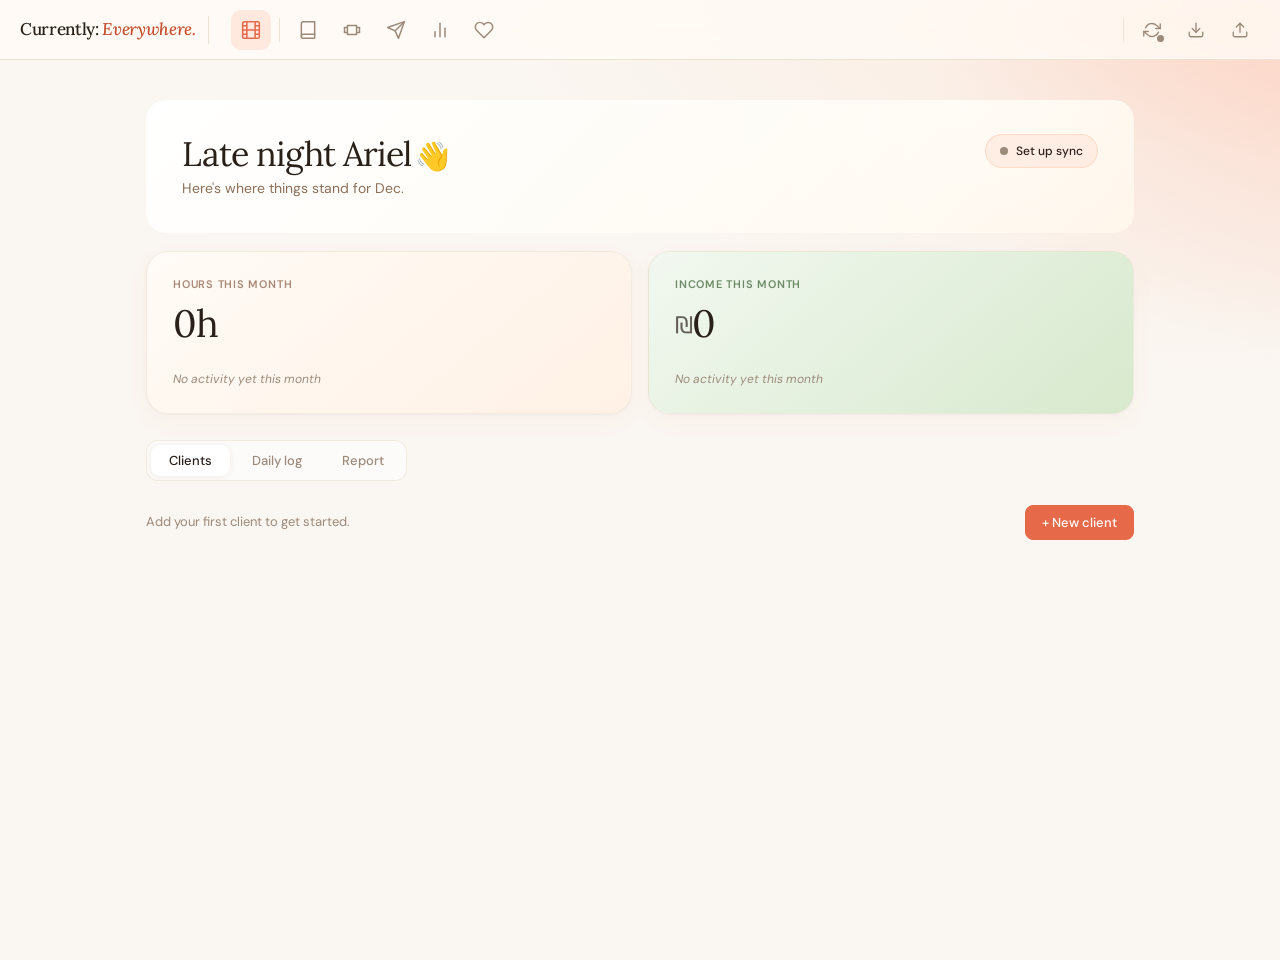
<file: index.html>
<!DOCTYPE html>
<html lang="en">
<head>
<meta charset="UTF-8" />
<meta name="viewport" content="width=device-width, initial-scale=1.0"/>
<title>Currently: Everywhere</title>
<link rel="icon" type="image/svg+xml" href="data:image/svg+xml,%3Csvg xmlns='http://www.w3.org/2000/svg' viewBox='0 0 32 32'%3E%3Cdefs%3E%3ClinearGradient id='g' x1='0' y1='0' x2='1' y2='1'%3E%3Cstop offset='0%25' stop-color='%23FF8B6B'/%3E%3Cstop offset='100%25' stop-color='%23E66A4A'/%3E%3C/linearGradient%3E%3C/defs%3E%3Crect width='32' height='32' rx='7' fill='url(%23g)'/%3E%3Ctext x='6' y='25' fill='white' font-family='Georgia, serif' font-style='italic' font-size='22' font-weight='500'%3Ec.%3C/text%3E%3C/svg%3E"/>
<link href="https://fonts.googleapis.com/css2?family=Lora:ital,wght@0,400;0,500;1,400&family=DM+Sans:wght@300;400;500&display=swap" rel="stylesheet"/>
<style>
  *, *::before, *::after { box-sizing: border-box; margin: 0; padding: 0; }
  html, body { overflow-x: hidden; }

  :root {
    --bg: #FAF6F1;
    --surface: #FFFFFF;
    --border: #ECE3D6;
    --text: #2A201A;
    --muted: #9C8A7A;
    --accent: #E66A4A;
    --accent-light: #FFE8DD;
    --heading: #C44E2D;
    --green: #4d7c62;
    --green-light: #e8f2ec;
    --red: #a84d4d;
    --red-light: #faecec;
    --blue: #3d6680;
    --blue-light: #e8eff5;
    --yellow: #b09040;
    --yellow-light: #f8f2e0;
    --radius: 14px;
    --shadow: 0 2px 20px rgba(45,31,26,0.06);
    --sb-bg: rgba(255,251,246,0.85);
    --sb-height: 60px;
    --hero-gradient: linear-gradient(135deg, #FFFFFF 0%, #FFFCF6 55%, #FFF4E6 100%);
  }

  body {
    font-family: 'DM Sans', sans-serif;
    background:
      radial-gradient(ellipse 1300px 720px at 100% -8%, rgba(255,158,118,0.32) 0%, rgba(255,200,170,0.14) 32%, transparent 62%),
      radial-gradient(ellipse 900px 500px at 110% 10%, rgba(255,120,90,0.18) 0%, transparent 55%),
      var(--bg);
    background-attachment: fixed;
    color: var(--text);
    min-height: 100vh;
    font-size: 14px;
    line-height: 1.6;
  }

  /* APP SHELL */
  .app-shell {
    min-height: 100vh;
  }

  /* TOPBAR (was sidebar) */
  .sidebar {
    height: var(--sb-height);
    background: var(--sb-bg);
    backdrop-filter: saturate(180%) blur(14px);
    -webkit-backdrop-filter: saturate(180%) blur(14px);
    border-bottom: 1px solid var(--border);
    display: flex;
    flex-direction: row;
    align-items: center;
    padding: 0 20px;
    gap: 10px;
    position: fixed;
    top: 0; left: 0; right: 0;
    z-index: 100;
  }
  .sb-brand { margin: 0 12px 0 0; padding-right: 12px; border-right: 1px solid var(--border); height: 28px; display: flex; align-items: center; }
  .sb-brand-text {
    font-family: 'Lora', serif;
    font-size: 17px;
    font-weight: 500;
    letter-spacing: -0.02em;
    color: var(--text);
    white-space: nowrap;
  }
  .sb-brand-text em {
    font-style: italic;
    color: var(--heading);
    font-weight: 500;
  }
  .sb-nav {
    display: flex; flex-direction: row; align-items: center; gap: 4px;
    flex: 1; width: auto; padding: 0;
  }
  .sb-btn {
    display: flex; align-items: center; justify-content: center;
    width: 40px; height: 40px;
    border-radius: 10px;
    border: none;
    background: transparent;
    color: #9C8A7A;
    cursor: pointer;
    transition: all 0.15s;
    margin: 0;
    position: relative;
  }
  .sb-btn:hover { background: var(--accent-light); color: var(--text); }
  .sb-btn.active { background: var(--accent-light); color: var(--accent); }
  .sb-btn[data-tip]:hover::after {
    content: attr(data-tip);
    position: absolute;
    top: calc(100% + 6px); left: 50%;
    transform: translateX(-50%);
    background: rgba(45,31,26,0.92);
    color: #fff; font-size: 12px;
    padding: 5px 10px; border-radius: 6px;
    white-space: nowrap; pointer-events: none;
    font-family: 'DM Sans', sans-serif;
    z-index: 200;
  }
  .sb-divider {
    width: 1px; height: 24px;
    background: var(--border);
    margin: 0 4px;
  }
  .sb-bottom {
    display: flex; flex-direction: row; align-items: center; gap: 4px;
    width: auto; padding: 0;
    margin-left: auto;
  }

  /* CONTENT AREA */
  .content-area {
    margin-top: var(--sb-height);
    min-height: calc(100vh - var(--sb-height));
  }

  /* LAYOUT */
  main {
    max-width: 1060px;
    margin: 0 auto;
    padding: 40px 36px 80px;
  }

  /* SECTIONS */
  .section { display: none; animation: fadeIn 0.3s ease; }
  .section.active { display: block; }
  @keyframes fadeIn { from { opacity: 0; transform: translateY(8px); } to { opacity: 1; transform: translateY(0); } }

  .section-header {
    margin-bottom: 28px;
  }
  .section-header h1 {
    font-family: 'Lora', serif;
    font-size: 28px;
    font-weight: 400;
    letter-spacing: -0.03em;
    color: var(--heading);
    margin-bottom: 4px;
  }
  .section-header p {
    color: var(--muted);
    font-size: 13.5px;
  }

  /* Per-section themed hero header: each subject gets its own soft gradient +
     accent hue so the top of every tab feels distinct without breaking the
     overall coral base. Freelance skips this — it has its own fl-page-hero. */
  #german .section-header,
  #fitness .section-header,
  #relocation .section-header,
  #finances .section-header,
  #mom .section-header {
    padding: 22px 26px;
    border-radius: 18px;
    border: 1px solid transparent;
    box-shadow: 0 1px 3px rgba(45,31,26,0.03);
  }
  #german .section-header h1 svg,
  #fitness .section-header h1 svg,
  #relocation .section-header h1 svg,
  #finances .section-header h1 svg,
  #mom .section-header h1 svg { opacity: 0.85; }

  /* German — sage / mint (learning, fresh) */
  #german .section-header {
    background: linear-gradient(135deg, #F4F9F1 0%, #D8ECCD 100%);
    border-color: rgba(120, 165, 110, 0.32);
  }
  #german .section-header h1 { color: #4d7c62; }
  #german .section-header p { color: rgba(77, 124, 98, 0.75); }

  /* Fitness — soft cool blue (movement, energy) */
  #fitness .section-header {
    background: linear-gradient(135deg, #F0F5FA 0%, #D3E1EF 100%);
    border-color: rgba(90, 143, 165, 0.28);
  }
  #fitness .section-header h1 { color: #3d6680; }
  #fitness .section-header p { color: rgba(61, 102, 128, 0.7); }

  /* Relocation — periwinkle (travel, sky) */
  #relocation .section-header {
    background: linear-gradient(135deg, #F5F3FA 0%, #E1DAEE 100%);
    border-color: rgba(138, 107, 165, 0.28);
  }
  #relocation .section-header h1 { color: #6b5091; }
  #relocation .section-header p { color: rgba(107, 80, 145, 0.7); }

  /* Finances — soft green (money, growth) */
  #finances .section-header {
    background: linear-gradient(135deg, #F2F8F0 0%, #D2E6C9 100%);
    border-color: rgba(107, 143, 100, 0.32);
  }
  #finances .section-header h1 { color: #5a7d50; }
  #finances .section-header p { color: rgba(90, 125, 80, 0.7); }

  /* Mom — warm rose (care, warmth) */
  #mom .section-header {
    background: linear-gradient(135deg, #FBF2F3 0%, #F1D8DD 100%);
    border-color: rgba(176, 107, 122, 0.28);
  }
  #mom .section-header h1 { color: #a8556a; }
  #mom .section-header p { color: rgba(168, 85, 106, 0.7); }

  /* Mobile: shrink hero padding + heading so it doesn't dominate small screens */
  @media (max-width: 640px) {
    #german .section-header,
    #fitness .section-header,
    #relocation .section-header,
    #finances .section-header,
    #mom .section-header { padding: 16px 18px; border-radius: 14px; }
    #german .section-header h1,
    #fitness .section-header h1,
    #relocation .section-header h1,
    #finances .section-header h1,
    #mom .section-header h1 { font-size: 22px; }
  }

  /* CARDS */
  .card {
    background: var(--surface);
    border: 1px solid var(--border);
    border-radius: var(--radius);
    padding: 24px;
    margin-bottom: 16px;
    box-shadow: var(--shadow);
  }
  .card-title {
    font-weight: 600;
    font-size: 11px;
    text-transform: uppercase;
    letter-spacing: 0.06em;
    color: var(--muted);
    margin-bottom: 16px;
    display: flex;
    align-items: center;
    justify-content: space-between;
    gap: 8px;
  }
  .card-title-left {
    display: flex; align-items: center; gap: 8px;
  }
  .dot {
    width: 8px; height: 8px;
    border-radius: 50%;
    flex-shrink: 0;
  }

  /* GRID */
  .grid-2 { display: grid; grid-template-columns: 1fr 1fr; gap: 16px; }
  .grid-3 { display: grid; grid-template-columns: 1fr 1fr 1fr; gap: 16px; }

  /* STATUS TAGS */
  .tag {
    display: inline-flex; align-items: center; gap: 4px;
    font-size: 11.5px; font-weight: 500;
    padding: 3px 9px; border-radius: 20px;
    white-space: nowrap;
  }
  .tag-green { background: var(--green-light); color: var(--green); }
  .tag-yellow { background: var(--yellow-light); color: var(--yellow); }
  .tag-red { background: var(--red-light); color: var(--red); }
  .tag-blue { background: var(--blue-light); color: var(--blue); }
  .tag-muted { background: var(--border); color: var(--muted); }

  /* CHECKLIST */
  .checklist { list-style: none; display: flex; flex-direction: column; gap: 10px; }
  .checklist li {
    display: flex; align-items: flex-start; gap: 10px;
    padding: 10px 12px;
    border-radius: 8px;
    border: 1px solid var(--border);
    cursor: pointer;
    transition: background 0.1s;
    font-size: 13px;
  }
  .checklist li:hover { background: var(--bg); }
  .checklist li.done { opacity: 0.5; }
  .checklist li.done .item-text { text-decoration: line-through; }
  .check-box {
    width: 18px; height: 18px; border-radius: 50%;
    border: 1.5px solid var(--border);
    flex-shrink: 0; margin-top: 1px;
    display: flex; align-items: center; justify-content: center;
    transition: all 0.15s;
    background: var(--surface);
  }
  .checklist li.done .check-box {
    background: var(--green);
    border-color: var(--green);
  }
  .check-box svg { display: none; }
  .checklist li.done .check-box svg { display: block; }
  .item-meta {
    display: flex; flex-direction: column; gap: 2px; flex: 1;
  }
  .item-text { font-weight: 400; }
  .item-note { font-size: 11.5px; color: var(--muted); }

  /* TIMELINE */
  .timeline { position: relative; padding-left: 20px; }
  .timeline::before {
    content: '';
    position: absolute; left: 6px; top: 8px; bottom: 8px;
    width: 1.5px; background: var(--border);
  }
  .timeline-item {
    position: relative; padding-left: 24px; margin-bottom: 20px;
  }
  .timeline-item::before {
    content: '';
    position: absolute; left: -14px; top: 5px;
    width: 10px; height: 10px; border-radius: 50%;
    background: var(--border); border: 2px solid var(--surface);
  }
  .timeline-item.done::before { background: var(--green); }
  .timeline-item.active::before { background: var(--accent); box-shadow: 0 0 0 3px var(--accent-light); }
  .timeline-item.pending::before { background: var(--border); }
  .timeline-label {
    font-weight: 500; font-size: 13px; margin-bottom: 2px;
  }
  .timeline-sub { font-size: 12px; color: var(--muted); }

  /* STAT CARDS */
  .stat-card {
    background: var(--surface);
    border: 1px solid var(--border);
    border-radius: var(--radius);
    padding: 20px;
    box-shadow: var(--shadow);
  }
  .stat-label { font-size: 11px; color: var(--muted); margin-bottom: 6px; text-transform: uppercase; letter-spacing: 0.06em; font-weight: 600; }
  .stat-value { font-family: 'Lora', serif; font-size: 32px; font-weight: 400; letter-spacing: -0.04em; color: var(--text); }
  .stat-sub { font-size: 12px; color: var(--muted); margin-top: 4px; }

  /* PROGRESS BAR */
  .progress-wrap { margin: 8px 0 4px; }
  .progress-label { display: flex; justify-content: space-between; font-size: 12px; color: var(--muted); margin-bottom: 5px; }
  .progress-bar { height: 5px; background: var(--border); border-radius: 99px; overflow: hidden; }
  .progress-fill { height: 100%; border-radius: 99px; background: var(--accent); transition: width 0.4s ease; }
  .progress-fill.green { background: var(--green); }
  .progress-fill.blue { background: var(--blue); }

  /* FREELANCE TABLE */
  .client-table { width: 100%; border-collapse: collapse; font-size: 13px; }
  .client-table th {
    text-align: left; font-weight: 500; font-size: 11.5px;
    color: var(--muted); text-transform: uppercase; letter-spacing: 0.06em;
    padding: 0 12px 10px;
    border-bottom: 1px solid var(--border);
  }
  .client-table td {
    padding: 11px 12px;
    border-bottom: 1px solid var(--border);
    vertical-align: middle;
  }
  .client-table tr:last-child td { border-bottom: none; }
  .client-table tr:hover td { background: var(--bg); }

  /* TIME ENTRY */
  .time-log { display: flex; flex-direction: column; gap: 8px; }
  .time-entry {
    display: flex; align-items: center; gap: 10px;
    padding: 10px 14px;
    background: var(--bg);
    border-radius: 8px;
    border: 1px solid var(--border);
    font-size: 13px;
  }
  .time-dot { width: 8px; height: 8px; border-radius: 50%; flex-shrink: 0; }
  .time-client { font-weight: 500; flex: 1; }
  .time-desc { color: var(--muted); flex: 2; }
  .time-dur { font-weight: 500; color: var(--accent); white-space: nowrap; }

  /* BUTTON */
  .btn {
    display: inline-flex; align-items: center; gap: 6px;
    font-family: 'DM Sans', sans-serif;
    font-size: 13px; font-weight: 500;
    padding: 8px 16px; border-radius: 8px;
    border: 1.5px solid var(--border);
    background: var(--surface);
    color: var(--text);
    cursor: pointer;
    transition: all 0.15s;
  }
  .btn:hover { background: var(--bg); border-color: var(--text); }
  .btn-primary {
    background: var(--accent); color: #fff; border-color: var(--accent);
  }
  .btn-primary:hover { background: #D45A3F; border-color: #D45A3F; }

  /* INPUT */
  .field { margin-bottom: 14px; }
  .field label { display: block; font-size: 12px; color: var(--muted); margin-bottom: 5px; font-weight: 500; text-transform: uppercase; letter-spacing: 0.05em; }
  .field input, .field select, .field textarea {
    width: 100%;
    font-family: 'DM Sans', sans-serif;
    font-size: 13.5px;
    padding: 9px 12px;
    border: 1.5px solid var(--border);
    border-radius: 8px;
    background: var(--surface);
    color: var(--text);
    transition: border-color 0.15s;
    outline: none;
    resize: vertical;
  }
  .field input:focus, .field select:focus, .field textarea:focus {
    border-color: var(--accent);
  }

  /* INLINE FLEX ROW */
  .row { display: flex; align-items: center; gap: 12px; margin-bottom: 10px; }
  .row:last-child { margin-bottom: 0; }

  /* DIVIDER */
  .divider { border: none; border-top: 1px solid var(--border); margin: 20px 0; }

  /* NOTES */
  .note-block {
    background: var(--yellow-light);
    border-left: 3px solid var(--yellow);
    border-radius: 0 8px 8px 0;
    padding: 12px 16px;
    font-size: 13px;
    color: #6b5b1a;
  }


  /* MODAL/FORM overlays */
  .form-row { display: flex; gap: 12px; }
  .form-row .field { flex: 1; }

  /* TABS */
  .tabs {
    display: flex; gap: 4px; margin-bottom: 24px;
    background: rgba(255,255,255,0.55);
    border: 1px solid rgba(236,227,214,0.7);
    border-radius: 12px; padding: 4px;
    width: fit-content; max-width: 100%;
    overflow-x: auto;
    scrollbar-width: none;
    -webkit-overflow-scrolling: touch;
  }
  .tabs::-webkit-scrollbar { display: none; }
  .tab-btn {
    font-family: 'DM Sans', sans-serif;
    font-size: 13px; font-weight: 500;
    padding: 7px 18px;
    border: none; background: transparent; cursor: pointer;
    color: var(--muted);
    border-radius: 9px;
    transition: color 0.12s ease, background-color 0.12s ease, box-shadow 0.12s ease;
    white-space: nowrap; flex-shrink: 0;
  }
  .tab-btn:hover { color: var(--text); background: rgba(255,255,255,0.85); }
  .tab-btn.active {
    color: var(--text);
    background: #FFFFFF;
    box-shadow: 0 1px 6px rgba(45,31,26,0.08);
  }
  @media (max-width: 640px) {
    .tabs { width: 100%; }
    .tab-btn { padding: 7px 14px; font-size: 12.5px; }
  }
  .tab-panel { display: none; }
  .tab-panel.active { display: block; animation: fadeIn 0.2s ease; }

  /* SVG ICONS */
  .svg-icon { display: inline-block; vertical-align: middle; flex-shrink: 0; }
  .section-header h1 { display: flex; align-items: center; gap: 10px; }
  .note-icon { display: inline-block; vertical-align: -3px; margin-right: 5px; flex-shrink: 0; opacity: 0.7; }

  /* FINANCES + MOM */
  .fin-row {
    display: flex; align-items: center; gap: 14px;
    padding: 12px 0; border-bottom: 1px solid var(--border);
  }
  .fin-row:last-child { border-bottom: none; }
  .fin-row-main { flex: 1; min-width: 0; }
  .fin-row-name { font-weight: 500; font-size: 14px; margin-bottom: 2px; }
  .fin-row-info { font-size: 12.5px; color: var(--muted); }

  .fin-cf-row {
    display: flex; justify-content: space-between; align-items: center;
    padding: 12px 0; border-bottom: 1px solid var(--border); gap: 12px;
  }
  .fin-cf-row.fin-cf-total {
    border-top: 1.5px solid var(--text); border-bottom: none;
    margin-top: 6px; padding-top: 14px; font-weight: 600;
  }
  .fin-cf-label { font-size: 14px; }
  .fin-cf-amount {
    font-family: 'Lora', serif; font-size: 20px;
    letter-spacing: -0.02em; font-variant-numeric: tabular-nums;
  }
  .fin-cf-amount.up { color: var(--green); }
  .fin-cf-amount.down { color: var(--red); }
  .fin-cf-note {
    font-size: 12px; color: var(--muted); margin-top: 8px; font-style: italic;
  }

  .big-task-card {
    background: linear-gradient(135deg, #FFFCF7 0%, #FFE0CC 100%);
    border: 1px solid rgba(255, 178, 140, 0.55);
    border-radius: 18px;
    padding: 22px 24px; margin-bottom: 16px;
    position: relative; overflow: hidden;
    box-shadow: 0 4px 18px rgba(230,106,74,0.08);
  }
  .big-task-banner {
    display: inline-block; background: var(--accent); color: #FFFFFF;
    padding: 4px 11px; border-radius: 999px;
    font-size: 10.5px; font-weight: 700;
    text-transform: uppercase; letter-spacing: 0.08em;
    margin-bottom: 12px;
  }
  .about-card {
    background: var(--surface); border: 1px solid var(--border);
    border-radius: 14px; padding: 16px 20px; margin-bottom: 14px;
  }
  .future-row {
    display: flex; justify-content: space-between; gap: 12px;
    padding: 10px 0; border-bottom: 1px dashed var(--border);
    font-size: 13.5px;
  }
  .future-row:last-child { border-bottom: none; }
  .future-row .label { color: var(--muted); }
  .future-row .val { font-weight: 500; }

  /* RTL: cards/lists that opt in via dir="rtl" */
  [dir="rtl"] .card-title { flex-direction: row-reverse; }
  [dir="rtl"] .card-title-left { flex-direction: row-reverse; }
  [dir="rtl"] .checklist li { flex-direction: row-reverse; }
  [dir="rtl"] .checklist .item-meta { align-items: flex-end; text-align: right; }
  [dir="rtl"] .fin-row { flex-direction: row-reverse; }
  [dir="rtl"] .future-row { flex-direction: row-reverse; }

  /* FITNESS */
  .fit-card {
    background: linear-gradient(135deg, #FFFFFF 0%, #FFFAF2 100%);
    border: 1px solid rgba(236,227,214,0.6);
    border-radius: 18px;
    padding: 18px 22px;
    margin-bottom: 14px;
    box-shadow: 0 1px 3px rgba(45,31,26,0.03);
  }
  .fit-week-progress {
    display: flex; align-items: center; gap: 14px;
    background: linear-gradient(140deg, #FFF8EE 0%, #FFE8D2 100%);
    border: 1px solid rgba(236,227,214,0.6);
    border-radius: 20px; padding: 18px 24px; margin-bottom: 18px;
  }
  .fit-week-progress-label { flex: 1; }
  .fit-week-progress-title { font-family: 'Lora', serif; font-size: 22px; letter-spacing: -0.02em; color: var(--text); margin-bottom: 4px; }
  .fit-week-progress-sub { font-size: 12px; color: #A88876; text-transform: uppercase; letter-spacing: 0.06em; font-weight: 600; }
  .fit-week-progress-pill {
    background: rgba(255,255,255,0.7); border-radius: 999px;
    padding: 10px 18px; font-family: 'Lora', serif;
    font-size: 22px; letter-spacing: -0.02em;
    border: 1px solid rgba(236,227,214,0.6);
  }
  .fit-day-row {
    display: grid; grid-template-columns: 80px 1fr auto;
    gap: 14px; align-items: center;
    padding: 14px 0; border-bottom: 1px solid var(--border);
  }
  .fit-day-row:last-child { border-bottom: none; }
  .fit-day-row.optional { opacity: 0.55; }
  .fit-day-label { font-weight: 600; font-size: 13px; }
  .fit-day-label-sub { font-size: 11px; color: var(--muted); text-transform: uppercase; letter-spacing: 0.05em; }
  .fit-day-name { font-size: 13px; color: var(--text); margin-bottom: 4px; font-weight: 500; }
  .fit-day-note {
    width: 100%; font-family: 'DM Sans', sans-serif; font-size: 12.5px;
    background: transparent; border: none; outline: none;
    color: var(--muted); padding: 0; resize: none;
  }
  .fit-day-note::placeholder { color: var(--muted); opacity: 0.55; }
  .fit-check {
    width: 26px; height: 26px; border-radius: 7px;
    border: 1.5px solid var(--border);
    background: #FFFFFF;
    display: flex; align-items: center; justify-content: center;
    cursor: pointer; transition: background 0.18s, border-color 0.18s, transform 0.1s;
    flex-shrink: 0; padding: 0;
  }
  .fit-check:hover { border-color: var(--accent); }
  .fit-check:active { transform: scale(0.88); }
  .fit-check svg { width: 14px; height: 14px; opacity: 0; transition: opacity 0.18s; }
  .fit-check.done { background: var(--accent); border-color: var(--accent); }
  .fit-check.done svg { opacity: 1; color: #FFFFFF; }
  .fit-check.just-checked { animation: fit-check-pop 0.22s ease-out; }
  @keyframes fit-check-pop {
    0%   { transform: scale(1); }
    50%  { transform: scale(1.12); }
    100% { transform: scale(1); }
  }
  .fit-check.big { width: 40px; height: 40px; border-radius: 10px; }
  .fit-check.big svg { width: 22px; height: 22px; }
  .fit-check.big.done { background: #4caf50; border-color: #4caf50; } /* day-row check stays green */

  /* Workout player */
  .fit-template-grid {
    display: grid; grid-template-columns: repeat(3, 1fr);
    gap: 12px; margin-bottom: 18px;
  }
  @media (max-width: 640px) { .fit-template-grid { grid-template-columns: 1fr; } }
  .fit-template {
    background: linear-gradient(140deg, #FFFCF7 0%, #FFF1E5 100%);
    border: 1px solid rgba(236,227,214,0.6);
    border-radius: 16px; padding: 18px 20px;
    cursor: pointer; transition: transform 0.15s, box-shadow 0.15s;
    text-align: left;
    font-family: inherit;
  }
  .fit-template:hover { transform: translateY(-2px); box-shadow: 0 6px 18px rgba(45,31,26,0.06); }
  .fit-template-name { font-family: 'Lora', serif; font-size: 18px; color: var(--text); letter-spacing: -0.02em; margin-bottom: 4px; }
  .fit-template-count { font-size: 11.5px; color: var(--muted); text-transform: uppercase; letter-spacing: 0.06em; font-weight: 600; }

  .fit-active-bar {
    display: flex; align-items: center; gap: 10px;
    background: #FFFFFF;
    border: 1px solid var(--border);
    border-radius: 12px;
    padding: 9px 14px; margin-bottom: 12px;
    position: sticky; top: calc(var(--sb-height) + 8px); z-index: 30;
    box-shadow: 0 3px 12px rgba(45,31,26,0.05);
  }
  .fit-active-title { flex: 1; font-weight: 600; font-size: 13px; min-width: 0; overflow: hidden; text-overflow: ellipsis; white-space: nowrap; }
  .fit-active-timer {
    font-family: 'Lora', serif; font-size: 20px;
    letter-spacing: -0.02em; color: var(--text);
    font-variant-numeric: tabular-nums;
  }
  .fit-finish-btn {
    background: #4caf50; color: #FFFFFF;
    border: none; border-radius: 8px;
    padding: 6px 12px; font-weight: 600; font-size: 12px;
    cursor: pointer; transition: background 0.15s;
    font-family: inherit;
  }
  .fit-finish-btn:hover { background: #3d9740; }
  .fit-cancel-btn {
    background: transparent; color: var(--muted);
    border: 1px solid var(--border); border-radius: 8px;
    padding: 6px 10px; font-size: 12px; cursor: pointer;
    font-family: inherit;
  }

  .fit-exercise {
    background: #FFFFFF;
    border: 1px solid var(--border);
    border-radius: 14px;
    padding: 14px 16px; margin-bottom: 10px;
    overflow: hidden;
  }
  .fit-ex-header { display: flex; align-items: center; gap: 8px; margin-bottom: 10px; }
  .fit-ex-name {
    flex: 1; font-weight: 600; font-size: 14px;
    color: var(--accent);
  }
  .fit-ex-name-input {
    flex: 1; font-weight: 600; font-size: 14px;
    color: var(--accent);
    border: none; background: transparent; outline: none;
    font-family: inherit; padding: 0;
  }
  /* 2-column body: square video on the left, sets on the right */
  .fit-ex-body {
    display: grid;
    grid-template-columns: 240px 1fr;
    gap: 16px;
    align-items: start;
  }
  @media (max-width: 540px) {
    .fit-ex-body { grid-template-columns: 180px 1fr; gap: 12px; }
  }
  @media (max-width: 380px) {
    .fit-ex-body { grid-template-columns: 140px 1fr; gap: 10px; }
  }
  .fit-ex-gif {
    width: 100%; aspect-ratio: 1; /* square */
    background: var(--bg); border-radius: 10px;
    display: flex; align-items: center; justify-content: center;
    color: var(--muted); font-size: 11px; text-align: center;
    cursor: pointer; overflow: hidden;
    border: 1.5px dashed var(--border);
    position: relative;
    padding: 6px;
  }
  .fit-ex-gif img,
  .fit-ex-gif video { width: 100%; height: 100%; object-fit: cover; }
  .fit-ex-gif:hover { border-color: var(--accent); color: var(--accent); }
  .fit-ex-gif.uploading {
    background: linear-gradient(135deg, #FFF8F2 0%, #FFE8DD 100%);
    border-style: solid; border-color: var(--accent);
    color: var(--accent); font-weight: 600;
  }
  .fit-ex-media-clear {
    position: absolute; top: 5px; right: 5px;
    width: 22px; height: 22px; border-radius: 50%;
    background: rgba(45,31,26,0.7); color: #FFFFFF;
    border: none; cursor: pointer;
    display: flex; align-items: center; justify-content: center;
    font-size: 14px; line-height: 1;
    opacity: 0; transition: opacity 0.15s;
    padding: 0;
  }
  .fit-ex-gif:hover .fit-ex-media-clear,
  .fit-ex-gif:focus-within .fit-ex-media-clear { opacity: 1; }
  .fit-ex-media-clear:hover { background: var(--red); }
  .fit-ex-sets { min-width: 0; }
  .fit-set-header {
    display: grid; grid-template-columns: 22px 1fr 56px 28px;
    gap: 8px; align-items: center;
    font-size: 10px; color: var(--muted);
    text-transform: uppercase; letter-spacing: 0.06em;
    font-weight: 600; padding: 2px 0 6px;
  }
  .fit-set-row {
    display: grid; grid-template-columns: 22px 1fr 56px 28px;
    gap: 8px; align-items: center; padding: 4px 0;
    border-radius: 6px; transition: background 0.15s;
  }
  .fit-set-row.done { background: rgba(230,106,74,0.08); }
  .fit-set-num { font-weight: 600; font-size: 12.5px; text-align: center; }
  .fit-set-prev { color: var(--muted); font-size: 11.5px; }
  .fit-set-input {
    width: 100%; font-family: 'DM Sans', sans-serif;
    font-size: 12.5px; padding: 4px 6px; text-align: center;
    border: 1px solid var(--border); border-radius: 5px;
    background: var(--bg); color: var(--text);
    font-variant-numeric: tabular-nums;
  }
  .fit-set-input:focus { outline: none; border-color: var(--accent); background: #FFFFFF; }
  .fit-set-row.done .fit-set-input { background: rgba(255,255,255,0.7); }
  /* Rest bar spans full card width at the bottom (extends past the card padding) */
  .fit-rest-bar {
    position: relative; height: 22px;
    background: var(--bg);
    overflow: hidden;
    margin: 12px -16px -14px;
    border-top: 1px solid var(--border);
    border-bottom-left-radius: 14px;
    border-bottom-right-radius: 14px;
  }
  .fit-rest-bar-fill {
    position: absolute; top: 0; left: 0; bottom: 0;
    background: linear-gradient(90deg, var(--accent), #FF8B6B);
    transition: width 0.5s linear;
  }
  .fit-rest-bar-text {
    position: absolute; inset: 0;
    display: flex; align-items: center; justify-content: center;
    font-size: 11.5px; font-weight: 600; color: #FFFFFF;
    text-shadow: 0 1px 2px rgba(45,31,26,0.25);
    font-variant-numeric: tabular-nums;
    letter-spacing: 0.02em;
  }
  /* Big bottom-of-list finish button */
  .fit-finish-bottom {
    width: 100%; padding: 14px;
    background: #4caf50; color: #FFFFFF;
    border: none; border-radius: 14px;
    font-family: inherit; font-size: 14px; font-weight: 600;
    cursor: pointer; margin-top: 14px;
    box-shadow: 0 4px 14px rgba(76,175,80,0.22);
    transition: transform 0.12s, box-shadow 0.12s, background 0.12s;
  }
  .fit-finish-bottom:hover { background: #3d9740; transform: translateY(-1px); box-shadow: 0 6px 18px rgba(76,175,80,0.28); }
  .fit-finish-bottom:active { transform: translateY(0); }
  .fit-add-set {
    width: 100%; padding: 10px; border: 1px dashed var(--border);
    background: transparent; color: var(--muted);
    border-radius: 8px; font-family: inherit; font-size: 12.5px;
    cursor: pointer; margin-top: 8px;
  }
  .fit-add-set:hover { border-color: var(--accent); color: var(--accent); background: var(--accent-light); }
  .fit-add-ex {
    width: 100%; padding: 14px; border: 1.5px dashed var(--border);
    background: transparent; color: var(--accent);
    border-radius: 12px; font-family: inherit; font-size: 14px;
    font-weight: 600; cursor: pointer; margin-top: 8px;
  }
  .fit-add-ex:hover { background: var(--accent-light); border-color: var(--accent); }
  .fit-ex-delete {
    background: transparent; border: none;
    color: var(--muted); cursor: pointer; padding: 4px 8px;
    font-size: 18px; border-radius: 5px;
  }
  .fit-ex-delete:hover { color: var(--red); background: var(--red-light); }
  .fit-history {
    margin-top: 22px;
  }
  .fit-history-row {
    display: flex; gap: 12px; align-items: center;
    padding: 10px 0; border-bottom: 1px solid var(--border);
    font-size: 13px;
  }
  .fit-history-date { font-weight: 500; flex: 0 0 70px; }
  .fit-history-name { flex: 1; color: var(--muted); }
  .fit-history-time { color: var(--text); font-variant-numeric: tabular-nums; }

  /* FREELANCE PAGE HERO */
  .fl-page-hero {
    background: var(--hero-gradient);
    border-radius: 20px;
    padding: 34px 36px;
    margin-bottom: 18px;
    display: flex; justify-content: space-between; align-items: flex-start; gap: 16px;
    position: relative; overflow: hidden;
  }
  .fl-page-hero::before {
    content: ''; position: absolute; inset: 0;
    background: radial-gradient(circle at 85% -10%, rgba(255,255,255,0.4) 0%, transparent 50%);
    pointer-events: none;
  }
  .fl-page-hero-left { position: relative; z-index: 1; }
  .fl-page-hero-left h1 {
    font-family: 'Lora', serif;
    font-size: 34px; font-weight: 400; letter-spacing: -0.03em;
    color: #2A201A; margin-bottom: 4px; line-height: 1.15;
  }
  .fl-page-hero-left h1 .wave { font-size: 28px; display: inline-block; margin-left: 4px; }
  .fl-page-hero-left p { color: #8C6F58; font-size: 14px; }
  .fl-sync-pill {
    position: relative; z-index: 1;
    display: inline-flex; align-items: center; gap: 8px;
    background: rgba(255, 232, 221, 0.7);
    border: 1px solid rgba(255, 200, 170, 0.55);
    padding: 8px 14px; border-radius: 999px;
    font-size: 12px; font-weight: 500;
    color: var(--text);
    cursor: pointer;
    font-family: inherit;
    transition: background 0.15s, transform 0.15s;
    flex-shrink: 0;
  }
  .fl-sync-pill:hover { background: rgba(255, 217, 200, 0.85); transform: translateY(-1px); }
  .fl-sync-pill-dot { width: 8px; height: 8px; border-radius: 50%; background: var(--green); flex-shrink: 0; }
  .fl-sync-pill.syncing .fl-sync-pill-dot { background: var(--yellow); animation: gh-pulse 1s infinite; }
  .fl-sync-pill.error .fl-sync-pill-dot { background: var(--red); }
  .fl-sync-pill.unconfigured .fl-sync-pill-dot { background: #9C8A7A; }

  /* GERMAN — der/die/das color coding used throughout */
  .de-art { font-weight: 600; }
  .de-art.de-der { color: #3d6680; }  /* blue */
  .de-art.de-die { color: #b6555c; }  /* rose */
  .de-art.de-das { color: #b09040; }  /* amber */

  /* German — declension table */
  .de-table-wrap { overflow-x: auto; }
  .de-table {
    width: 100%; border-collapse: collapse;
    font-size: 14px; font-variant-numeric: tabular-nums;
  }
  .de-table th, .de-table td {
    padding: 10px 12px; text-align: center;
    border-bottom: 1px solid var(--border);
  }
  @media (max-width: 640px) {
    /* Fit the 5-col table into ~360px without side-scroll */
    .de-table { table-layout: fixed; }
    .de-table th, .de-table td { padding: 8px 4px; font-size: 12px; word-break: break-word; }
    .de-table thead th { font-size: 9.5px; letter-spacing: 0.03em; }
    .de-table tbody th { font-size: 11px; padding-left: 6px; text-align: left; }
    .de-example { font-size: 12.5px; padding: 10px 12px; }
    /* Shift table narrows too — let cells wrap and drop the "changes/same" tag width */
    .de-shift { grid-template-columns: 20px 34px 12px 34px auto; gap: 4px; font-size: 12px; }
    .de-shift-tag { font-size: 9.5px; padding: 2px 6px; }
    /* Prep grid single column already at 540, but tighten padding */
    .de-prep-card { padding: 10px 12px; }
    /* Contraction rows: shorter formulas + wider example on mobile */
    .de-contract-row { padding: 10px 12px; font-size: 12.5px; gap: 6px; }
  }
  .de-table thead th {
    font-size: 11px; color: var(--muted);
    text-transform: uppercase; letter-spacing: 0.06em;
    font-weight: 600; border-bottom: 1.5px solid var(--border);
  }
  .de-table tbody th {
    text-align: left; font-weight: 600;
    color: var(--text);
    background: var(--bg); border-right: 1px solid var(--border);
  }
  .de-table tbody tr:last-child td, .de-table tbody tr:last-child th { border-bottom: none; }
  .de-example {
    margin-top: 14px; padding: 10px 14px;
    background: var(--bg); border-radius: 8px;
    font-size: 14px; color: var(--muted);
    text-align: center;
  }

  /* German — prepositions grid */
  .de-prep-grid {
    display: grid; grid-template-columns: repeat(2, 1fr);
    gap: 10px;
  }
  @media (max-width: 540px) { .de-prep-grid { grid-template-columns: 1fr; } }
  .de-prep-card {
    background: var(--bg); border-radius: 10px;
    padding: 12px 14px;
    border: 1px solid var(--border);
  }
  .de-prep-case {
    font-size: 11px; color: var(--muted);
    text-transform: uppercase; letter-spacing: 0.06em;
    font-weight: 700; margin-bottom: 6px;
  }
  .de-prep-list { font-size: 13.5px; color: var(--text); line-height: 1.7; }
  .de-prep-list b { color: var(--accent); font-weight: 600; }
  .de-prep-q {
    font-family: 'Lora', serif; font-size: 13px;
    font-weight: 500; color: var(--accent);
    text-transform: none; letter-spacing: 0;
    margin-left: 6px; font-style: italic;
  }

  /* German — Akk/Dat color coding for the pronoun table + inline highlights */
  .de-akk { color: #a84d4d; font-weight: 600; }
  .de-dat { color: #3d6680; font-weight: 600; }

  /* German — pronoun reference block */
  .de-pron-header {
    display: grid; grid-template-columns: 1fr 1fr;
    gap: 10px; margin-bottom: 12px;
  }
  @media (max-width: 540px) { .de-pron-header { grid-template-columns: 1fr; } }
  .de-pron-header-card {
    padding: 14px 16px; border-radius: 12px;
    border: 1px solid var(--border);
    background: var(--bg);
  }
  .de-pron-header-card.akk { border-color: rgba(168, 77, 77, 0.28); background: linear-gradient(135deg, #FFFCF7 0%, #FAECEC 100%); }
  .de-pron-header-card.dat { border-color: rgba(61, 102, 128, 0.28); background: linear-gradient(135deg, #F7FAFC 0%, #E4EEF5 100%); }
  .de-pron-header-q {
    font-size: 11.5px; color: var(--muted);
    font-style: italic; margin-bottom: 4px;
  }
  .de-pron-header-name { font-size: 15px; color: var(--text); }
  .de-pron-header-card.akk .de-pron-header-name b { color: #a84d4d; }
  .de-pron-header-card.dat .de-pron-header-name b { color: #3d6680; }
  .de-pron-header-sub { font-size: 12px; color: var(--muted); margin-top: 2px; }

  .de-pron-example {
    background: var(--bg); border-radius: 12px;
    padding: 16px 18px; margin-bottom: 14px;
    text-align: center;
    border: 1px solid var(--border);
  }
  .de-pron-example-sent {
    font-family: 'Lora', serif; font-size: 20px;
    letter-spacing: -0.02em; color: var(--text);
    margin-bottom: 8px;
  }
  .de-pron-example-key {
    font-size: 12.5px; color: var(--muted);
  }
  .de-dot { opacity: 0.4; margin: 0 8px; }

  .de-pron-table-wrap { overflow-x: auto; }
  .de-pron-table {
    width: 100%; border-collapse: collapse;
    font-size: 14px; font-variant-numeric: tabular-nums;
  }
  .de-pron-table th, .de-pron-table td {
    padding: 10px 12px; text-align: left;
    border-bottom: 1px solid var(--border);
  }
  .de-pron-table thead th {
    font-size: 11px; color: var(--muted);
    text-transform: uppercase; letter-spacing: 0.06em;
    font-weight: 600; border-bottom: 1.5px solid var(--border);
    text-align: left;
  }
  .de-pron-table thead th .de-akk,
  .de-pron-table thead th .de-dat { font-size: 12px; text-transform: uppercase; }
  .de-pron-th-sub {
    display: inline-block; margin-top: 2px;
    font-size: 10px; color: var(--muted);
    font-weight: 500; letter-spacing: 0.04em;
    font-style: italic; text-transform: none;
  }
  .de-pron-table tbody th {
    font-weight: 600; background: var(--bg);
    color: var(--text);
  }
  .de-pron-tag {
    display: inline-block; margin-left: 6px;
    font-size: 9.5px; padding: 2px 6px;
    background: rgba(45,31,26,0.06); color: var(--muted);
    border-radius: 999px; text-transform: uppercase;
    letter-spacing: 0.06em; font-weight: 600;
  }
  .de-pron-trick {
    margin-top: 12px; padding: 12px 14px;
    background: linear-gradient(135deg, #FFFCF7 0%, #FFF1E5 100%);
    border: 1px solid rgba(200, 175, 130, 0.35);
    border-radius: 10px;
    font-size: 13px; line-height: 1.55;
  }
  .de-pron-trick b { color: var(--text); }

  @media (max-width: 640px) {
    .de-pron-example-sent { font-size: 17px; }
    .de-pron-table th, .de-pron-table td { padding: 8px 6px; font-size: 12.5px; }
    .de-pron-table thead th { font-size: 9.5px; }
    .de-pron-tag { font-size: 9px; padding: 1px 5px; }
  }

  /* German — contractions list */
  .de-contract-list { display: flex; flex-direction: column; gap: 8px; }
  .de-contract-row {
    display: grid;
    grid-template-columns: auto auto auto 1fr;
    gap: 10px; align-items: center;
    padding: 10px 14px;
    background: var(--bg); border-radius: 10px;
    border: 1px solid var(--border);
    font-size: 13.5px;
  }
  .de-contract-formula { color: var(--muted); font-variant-numeric: tabular-nums; }
  .de-contract-eq { color: var(--muted); }
  .de-contract-result {
    font-weight: 600; color: var(--accent);
    padding: 2px 10px; border-radius: 999px;
    background: var(--accent-light);
  }
  .de-contract-ex { color: var(--text); text-align: right; font-size: 13px; }
  .de-contract-ex b { color: var(--accent); }
  @media (max-width: 540px) {
    .de-contract-row { grid-template-columns: auto auto auto; }
    .de-contract-ex { grid-column: 1 / -1; text-align: left; }
  }

  /* German — Akkusativ/Dativ mnemonic */
  .de-mnemonic-grid {
    display: grid; grid-template-columns: 1fr 1fr;
    gap: 12px; margin-bottom: 12px;
  }
  @media (max-width: 640px) { .de-mnemonic-grid { grid-template-columns: 1fr; } }
  .de-mnemonic-half {
    padding: 16px 18px;
    border-radius: 14px;
    border: 1px solid var(--border);
  }
  .de-mnemonic-half.akk {
    background: linear-gradient(135deg, #FFFBF6 0%, #FFEED8 100%);
    border-color: rgba(200, 160, 100, 0.35);
  }
  .de-mnemonic-half.dat {
    background: linear-gradient(135deg, #F4F9F1 0%, #DCEFD1 100%);
    border-color: rgba(120, 165, 110, 0.4);
  }
  .de-mnemonic-title {
    font-family: 'Lora', serif; font-size: 17px;
    letter-spacing: -0.02em; margin-bottom: 6px;
  }
  .de-mnemonic-half.akk .de-mnemonic-title { color: #b07830; }
  .de-mnemonic-half.dat .de-mnemonic-title { color: #4d7c62; }
  .de-mnemonic-p { font-size: 13px; color: var(--text); line-height: 1.5; margin-bottom: 12px; }
  .de-mnemonic-shifts {
    display: flex; flex-direction: column; gap: 4px;
    padding: 8px 0; margin-bottom: 10px;
    border-top: 1px dashed rgba(45,31,26,0.14);
    border-bottom: 1px dashed rgba(45,31,26,0.14);
  }
  .de-shift {
    display: grid; grid-template-columns: 22px 42px 14px 42px auto;
    align-items: center; gap: 6px;
    padding: 3px 4px; font-size: 13px;
  }
  .de-shift-g { color: var(--muted); font-size: 11px; font-weight: 700; text-transform: uppercase; }
  .de-shift-from { text-align: center; font-weight: 500; opacity: 0.8; }
  .de-shift-arrow { color: var(--muted); }
  .de-shift-to { text-align: center; font-weight: 700; }
  .de-shift-tag {
    justify-self: end; font-size: 10.5px; font-weight: 600;
    padding: 2px 8px; border-radius: 999px;
  }
  .de-shift-tag.changes { background: rgba(230,106,74,0.14); color: var(--accent); }
  .de-shift-tag.same { background: rgba(45,31,26,0.05); color: var(--muted); }
  .de-chant {
    font-family: 'Lora', serif; font-size: 20px;
    letter-spacing: -0.02em; text-align: center;
    padding: 6px 0 2px;
  }
  .de-mnemonic-half.akk .de-chant { color: #b07830; }
  .de-mnemonic-half.dat .de-chant { color: #4d7c62; }
  .de-chant-note {
    text-align: center; font-size: 10.5px; color: var(--muted);
    text-transform: uppercase; letter-spacing: 0.08em; font-weight: 600;
  }
  .de-mnemonic-scene, .de-mnemonic-verbs {
    background: var(--bg); border-radius: 10px;
    padding: 12px 14px; margin-top: 8px;
    font-size: 13px; line-height: 1.55;
  }
  .de-mnemonic-verbs b { color: var(--text); }

  /* German — Perfekt (haben oder sein) */
  .de-perfekt-intro { font-size: 13.5px; color: var(--text); line-height: 1.6; margin-bottom: 14px; }
  .de-verb-chips {
    display: flex; flex-wrap: wrap; gap: 6px;
    margin-top: 8px;
  }
  .de-verb-chip {
    font-family: 'Lora', serif; font-size: 13px;
    padding: 3px 10px; border-radius: 999px;
    background: rgba(255,255,255,0.6);
    border: 1px solid rgba(45,31,26,0.08);
    color: var(--text);
    font-variant-numeric: tabular-nums;
  }
  .de-mnemonic-half.dat .de-verb-chip { color: #4d7c62; border-color: rgba(120,165,110,0.28); }
  .de-mnemonic-half.akk .de-verb-chip { color: #b07830; border-color: rgba(200,160,100,0.28); }

  .de-perfekt-compare {
    display: flex; flex-direction: column; gap: 8px;
    margin-top: 12px;
  }
  .de-perfekt-compare-row {
    display: grid; grid-template-columns: 60px 1fr auto;
    gap: 12px; align-items: center;
    padding: 10px 14px; border-radius: 10px;
    background: var(--bg); border: 1px solid var(--border);
    font-size: 14px;
  }
  .de-perfekt-tag {
    font-size: 10.5px; font-weight: 700;
    text-transform: uppercase; letter-spacing: 0.08em;
    padding: 3px 8px; border-radius: 999px;
    text-align: center;
  }
  .de-perfekt-tag.sein { background: rgba(120,165,110,0.15); color: #4d7c62; }
  .de-perfekt-tag.haben { background: rgba(200,160,100,0.18); color: #b07830; }
  .de-perfekt-sent { font-family: 'Lora', serif; font-size: 16px; letter-spacing: -0.01em; color: var(--text); }
  .de-perfekt-sent b { color: var(--accent); font-weight: 600; }
  .de-perfekt-note { font-size: 11.5px; color: var(--muted); font-style: italic; white-space: nowrap; }
  @media (max-width: 540px) {
    .de-perfekt-compare-row { grid-template-columns: 56px 1fr; }
    .de-perfekt-note { grid-column: 1 / -1; text-align: right; }
  }

  .de-perfekt-tables {
    display: grid; grid-template-columns: 1fr 1fr;
    gap: 12px; margin-top: 16px;
  }
  @media (max-width: 540px) { .de-perfekt-tables { grid-template-columns: 1fr; } }
  .de-perfekt-table {
    background: var(--bg); border: 1px solid var(--border);
    border-radius: 12px; padding: 12px 14px;
  }
  .de-perfekt-table-title {
    font-family: 'Lora', serif; font-size: 18px;
    letter-spacing: -0.02em; color: var(--accent);
    margin-bottom: 6px; text-align: center;
    padding-bottom: 6px; border-bottom: 1px solid var(--border);
  }
  .de-conj-table { width: 100%; border-collapse: collapse; }
  .de-conj-table th, .de-conj-table td {
    padding: 5px 4px; font-size: 13.5px;
  }
  .de-conj-table th {
    text-align: left; font-weight: 500; color: var(--muted);
    font-family: inherit;
  }
  .de-conj-table td {
    text-align: right; font-weight: 600; color: var(--text);
    font-variant-numeric: tabular-nums;
  }

  .de-perfekt-warning {
    background: linear-gradient(135deg, #FFFBF0 0%, #FFF3D6 100%);
    border: 1px solid rgba(176,144,64,0.35);
    border-radius: 12px;
    padding: 14px 16px; margin-top: 16px;
  }
  .de-perfekt-warning-title { font-weight: 700; color: #8a6a2a; margin-bottom: 8px; font-size: 13.5px; }
  .de-perfekt-warning-body { font-size: 13px; line-height: 1.65; color: var(--text); display: flex; flex-direction: column; gap: 4px; }
  .de-perfekt-warning-body b.de-warn-a { color: #4d7c62; font-family: 'Lora', serif; font-size: 15px; }
  .de-perfekt-warning-body b.de-warn-b { color: #a84d4d; font-family: 'Lora', serif; font-size: 15px; }
  .de-perfekt-warning-foot { color: var(--muted); font-size: 12px; font-style: italic; margin-top: 4px; }

  .de-perfekt-examples { margin-top: 16px; }
  .de-perfekt-examples-title {
    font-size: 11px; color: var(--muted);
    text-transform: uppercase; letter-spacing: 0.07em;
    font-weight: 700; margin-bottom: 8px;
  }
  .de-perfekt-ex {
    display: flex; align-items: baseline;
    gap: 12px; padding: 8px 12px;
    border-bottom: 1px solid var(--border);
    font-size: 14px; color: var(--text);
    line-height: 1.5;
  }
  .de-perfekt-ex:last-child { border-bottom: none; }
  .de-perfekt-ex-sent { flex: 1; min-width: 0; }
  .de-perfekt-ex b { color: var(--accent); font-weight: 600; }
  .de-perfekt-ex-note {
    font-size: 11.5px; color: var(--muted);
    font-style: italic; white-space: nowrap; flex-shrink: 0;
    text-align: right;
  }
  @media (max-width: 540px) {
    .de-perfekt-ex { flex-direction: column; align-items: flex-start; gap: 2px; }
    .de-perfekt-ex-note { text-align: left; }
  }

  /* German Reference — sticky jump nav */
  .de-ref-nav {
    position: sticky; top: calc(var(--sb-height) + 8px); z-index: 20;
    background: rgba(253, 249, 242, 0.94);
    -webkit-backdrop-filter: blur(10px);
    backdrop-filter: blur(10px);
    border: 1px solid var(--border);
    border-radius: 14px;
    padding: 10px 12px;
    margin-bottom: 16px;
    display: flex; flex-direction: column; gap: 8px;
    box-shadow: 0 2px 12px rgba(45,31,26,0.04);
  }
  .de-ref-nav-group {
    display: grid; grid-template-columns: 82px 1fr;
    gap: 10px; align-items: center;
  }
  .de-ref-nav-label {
    font-size: 10.5px; color: var(--muted);
    text-transform: uppercase; letter-spacing: 0.07em;
    font-weight: 700; text-align: right;
  }
  .de-ref-nav-chips {
    display: flex; flex-wrap: wrap; gap: 5px;
    min-width: 0;
  }
  .de-ref-chip {
    font-size: 12px; padding: 4px 10px;
    border-radius: 999px;
    background: var(--bg);
    border: 1px solid var(--border);
    color: var(--text);
    cursor: pointer;
    white-space: nowrap;
    transition: background 0.15s, border-color 0.15s;
    text-decoration: none;
    user-select: none;
  }
  .de-ref-chip:hover { background: rgba(0,0,0,0.04); border-color: rgba(45,31,26,0.18); }
  .de-ref-chip:active { background: var(--accent-tint, rgba(224,122,95,0.15)); }
  @media (max-width: 540px) {
    .de-ref-nav { padding: 8px 10px; }
    .de-ref-nav-group { grid-template-columns: 1fr; gap: 4px; }
    .de-ref-nav-label { text-align: left; }
    .de-ref-chip { font-size: 11.5px; padding: 4px 9px; }
  }
  /* Scroll offset so the topbar + sticky nav don't cover the target card */
  #tab-german-reference [id^="ref-"] { scroll-margin-top: 170px; }
  @media (max-width: 540px) { #tab-german-reference [id^="ref-"] { scroll-margin-top: 240px; } }

  /* German — Voice Practice cheat sheets */
  .de-voice-banner {
    background: linear-gradient(135deg, #f0e8d8 0%, #e8dfc8 100%);
    border: 1px solid rgba(150,130,90,0.25);
  }
  .de-voice-banner-eyebrow {
    font-size: 11px; color: #8a6a2a; font-weight: 700;
    text-transform: uppercase; letter-spacing: 0.09em;
    margin-bottom: 6px;
  }
  .de-voice-banner-title {
    font-family: 'Lora', serif; font-size: 22px;
    font-weight: 500; letter-spacing: -0.02em;
    color: var(--text); margin: 0 0 6px;
  }
  .de-voice-banner-p {
    font-size: 13.5px; color: var(--muted);
    line-height: 1.6; margin: 0;
  }

  .de-voice-block { margin-top: 14px; }
  .de-voice-block:first-of-type { margin-top: 12px; }
  .de-voice-block + .de-voice-block {
    padding-top: 14px;
    border-top: 1px dashed var(--border);
  }
  .de-voice-block-title {
    font-size: 11.5px; color: var(--muted);
    text-transform: uppercase; letter-spacing: 0.07em;
    font-weight: 700; margin-bottom: 8px;
    display: flex; align-items: center; gap: 8px; flex-wrap: wrap;
  }
  .de-voice-block-title em { font-style: italic; text-transform: none; letter-spacing: 0; font-weight: 500; }
  .de-voice-block-tag {
    font-size: 9.5px; font-weight: 700;
    text-transform: uppercase; letter-spacing: 0.08em;
    padding: 2px 7px; border-radius: 999px;
  }
  .de-voice-block-tag.akk { background: rgba(168,77,77,0.14); color: #a84d4d; }
  .de-voice-block-tag.dat { background: rgba(61,102,128,0.14); color: #3d6680; }

  .de-voice-rule {
    font-size: 12.5px; color: var(--muted);
    margin-bottom: 8px; font-style: italic;
  }
  .de-voice-rule b { color: var(--text); font-style: normal; font-weight: 600; }

  .de-voice-ex {
    display: flex; align-items: baseline; gap: 12px;
    padding: 7px 12px;
    border-bottom: 1px solid var(--border);
    font-size: 14.5px; color: var(--text);
    line-height: 1.5;
  }
  .de-voice-ex:last-child { border-bottom: none; }
  .de-voice-ex.compact { padding: 5px 10px; font-size: 13.5px; }
  .de-voice-ex-sent {
    flex: 1; min-width: 0;
    font-family: 'Lora', serif;
  }
  .de-voice-ex-sent b { color: var(--accent); font-weight: 600; }
  .de-voice-ex-hint {
    font-size: 11.5px; color: var(--muted);
    font-style: italic; flex-shrink: 0; text-align: right;
  }
  @media (max-width: 540px) {
    .de-voice-ex { flex-direction: column; align-items: flex-start; gap: 2px; padding: 6px 8px; }
    .de-voice-ex-hint { text-align: left; }
  }

  /* Single conjugation table centered */
  .de-perfekt-tables.de-single-table { grid-template-columns: 1fr; max-width: 280px; margin-left: auto; margin-right: auto; }

  /* Imperative — 3-column grid */
  .de-imp-grid {
    display: grid; grid-template-columns: repeat(3, 1fr);
    gap: 10px; margin-top: 12px;
  }
  @media (max-width: 640px) { .de-imp-grid { grid-template-columns: 1fr; } }
  .de-imp-col {
    background: var(--bg); border: 1px solid var(--border);
    border-radius: 12px; padding: 12px 14px;
  }
  .de-imp-title {
    font-family: 'Lora', serif; font-size: 17px;
    color: var(--accent); font-weight: 600;
    margin-bottom: 8px; padding-bottom: 6px;
    border-bottom: 1px solid var(--border);
    text-align: center;
  }
  .de-imp-title span {
    font-family: 'Nunito Sans', system-ui, sans-serif;
    font-size: 11px; color: var(--muted);
    font-weight: 400; margin-left: 4px;
  }

  /* Compact single-row pronoun strip */
  .de-pron-strip th, .de-pron-strip td { padding: 8px 6px !important; font-size: 13px !important; }
  .de-pron-strip td { font-family: 'Lora', serif; font-size: 15px !important; font-weight: 600; }
  @media (max-width: 640px) {
    .de-pron-strip th, .de-pron-strip td { padding: 6px 2px !important; font-size: 10.5px !important; }
    .de-pron-strip td { font-size: 12.5px !important; }
  }

  /* Body parts grid */
  .de-body-grid {
    display: grid; grid-template-columns: repeat(3, 1fr);
    gap: 10px;
  }
  @media (max-width: 540px) { .de-body-grid { grid-template-columns: 1fr; } }
  .de-body-col {
    background: var(--bg); border: 1px solid var(--border);
    border-radius: 10px; padding: 10px 12px;
    font-family: 'Lora', serif; font-size: 13.5px;
    color: var(--text); line-height: 1.6;
  }
  .de-body-gen {
    font-size: 15px; font-weight: 600;
    margin-bottom: 4px; letter-spacing: -0.01em;
  }
  .de-body-gen.der { color: #4d7c62; }
  .de-body-gen.die { color: #b07830; }
  .de-body-gen.das { color: #6b8ca8; }

  /* German — Practice mode */
  .de-practice { max-width: 480px; margin: 0 auto; padding: 8px 0; }
  .de-stats-bar {
    display: flex; align-items: center; justify-content: space-between;
    padding: 10px 14px; margin-bottom: 16px;
    background: var(--bg); border-radius: 10px;
    font-size: 13px; color: var(--muted);
  }
  .de-stats-bar b { color: var(--text); font-weight: 600; font-variant-numeric: tabular-nums; }
  .de-stats-reset {
    background: transparent; border: 1px solid var(--border);
    color: var(--muted); font-size: 11.5px; font-family: inherit;
    padding: 4px 10px; border-radius: 6px; cursor: pointer;
    transition: color 0.15s, border-color 0.15s;
  }
  .de-stats-reset:hover { color: var(--text); border-color: var(--muted); }
  .de-card-wrap {
    background: linear-gradient(140deg, #FFFCF7 0%, #FFF1E5 100%);
    border: 1px solid rgba(236,227,214,0.6);
    border-radius: 20px;
    padding: 40px 24px 32px;
    text-align: center;
    box-shadow: 0 4px 18px rgba(45,31,26,0.05);
    transition: background 0.2s, border-color 0.2s;
    min-height: 200px;
    display: flex; flex-direction: column; justify-content: center; gap: 14px;
  }
  .de-card-wrap.right {
    background: linear-gradient(140deg, #F2F8F0 0%, #D7E9CD 100%);
    border-color: rgba(120,165,110,0.4);
  }
  .de-card-wrap.wrong {
    background: linear-gradient(140deg, #FAECEC 0%, #F0D2D2 100%);
    border-color: rgba(200,120,120,0.4);
  }
  .de-card-noun {
    font-family: 'Lora', serif;
    font-size: 40px; letter-spacing: -0.03em;
    color: var(--text); line-height: 1.1;
  }
  .de-card-answer {
    font-family: 'Lora', serif; font-size: 26px; letter-spacing: -0.03em;
    color: var(--text);
  }
  .de-card-en { font-size: 14px; color: var(--muted); font-style: italic; }
  .de-card-sub {
    font-size: 11px; color: var(--muted); font-weight: 700;
    text-transform: uppercase; letter-spacing: 0.09em;
    margin-bottom: -6px;
  }
  .de-card-context {
    font-size: 13px; color: var(--muted); font-style: italic;
    margin-top: -8px;
  }
  /* Deck picker at the top of Practice */
  .de-deck-picker {
    display: flex; flex-wrap: wrap; gap: 6px;
    padding: 4px; margin-bottom: 14px;
    background: var(--bg); border: 1px solid var(--border);
    border-radius: 999px;
    justify-content: center;
  }
  .de-deck-pill {
    background: transparent; border: none;
    color: var(--muted); font-family: inherit;
    font-size: 12.5px; font-weight: 600;
    padding: 6px 14px; border-radius: 999px;
    cursor: pointer; letter-spacing: 0.02em;
    transition: background 0.15s, color 0.15s;
  }
  .de-deck-pill:hover { color: var(--text); }
  .de-deck-pill.active {
    background: var(--accent); color: #FFFFFF;
  }
  .de-choices {
    display: grid; grid-template-columns: repeat(3, 1fr);
    gap: 10px; margin-top: 18px;
  }
  .de-choice {
    background: #FFFFFF; border: 1.5px solid var(--border);
    color: var(--text); font-family: 'Lora', serif;
    font-size: 22px; letter-spacing: -0.02em;
    padding: 14px 0; border-radius: 12px;
    cursor: pointer;
    transition: transform 0.1s, border-color 0.15s, background 0.15s;
  }
  .de-choice:hover { transform: translateY(-1px); }
  .de-choice.de-der:hover { border-color: #3d6680; background: rgba(61,102,128,0.06); }
  .de-choice.de-die:hover { border-color: #b6555c; background: rgba(182,85,92,0.06); }
  .de-choice.de-das:hover { border-color: #b09040; background: rgba(176,144,64,0.06); }
  .de-choice.de-der { color: #3d6680; }
  .de-choice.de-die { color: #b6555c; }
  .de-choice.de-das { color: #b09040; }
  .de-next {
    display: block; width: 100%; margin-top: 18px;
    padding: 14px; border-radius: 12px;
    background: var(--accent); color: #FFFFFF;
    border: none; font-family: inherit;
    font-size: 14px; font-weight: 600; cursor: pointer;
    transition: background 0.15s;
  }
  .de-next:hover { background: #D45A3F; }

  /* FREELANCE MONTHLY REPORT */
  .fl-report-controls {
    display: flex; align-items: center; gap: 10px;
    flex-wrap: wrap;
    margin-bottom: 16px;
  }
  .fl-report-select {
    font-family: 'DM Sans', sans-serif; font-size: 13px;
    padding: 7px 12px;
    border: 1.5px solid var(--border); border-radius: 8px;
    background: #FFFFFF; color: var(--text);
    cursor: pointer;
  }
  .fl-report-card {
    background: linear-gradient(135deg, #FFFFFF 0%, #FFFAF2 100%);
    border: 1px solid rgba(236,227,214,0.6);
    border-radius: 16px;
    padding: 18px 22px; margin-bottom: 12px;
    box-shadow: 0 1px 3px rgba(45,31,26,0.03);
  }
  .fl-report-card-head {
    display: flex; align-items: baseline; justify-content: space-between;
    gap: 12px; margin-bottom: 10px;
    border-bottom: 1px solid var(--border); padding-bottom: 10px;
  }
  .fl-report-card-name {
    font-family: 'Lora', serif; font-size: 20px;
    letter-spacing: -0.02em; font-weight: 500;
  }
  .fl-report-card-rate {
    font-size: 12.5px; color: var(--muted);
    font-variant-numeric: tabular-nums;
  }
  .fl-report-card-rate b { color: var(--text); font-weight: 600; }
  .fl-report-row {
    display: grid;
    grid-template-columns: 14px 1fr auto auto;
    gap: 10px; align-items: center;
    padding: 6px 4px;
    font-size: 13px;
    font-variant-numeric: tabular-nums;
    cursor: pointer;
    border-radius: 6px;
    transition: background 0.12s;
  }
  .fl-report-row:hover { background: rgba(0,0,0,0.025); }
  .fl-report-row.open { background: rgba(224,122,95,0.06); }
  .fl-report-expand {
    color: var(--muted); font-size: 11px;
    opacity: 0.7;
    transition: transform 0.15s, opacity 0.15s, color 0.15s;
    display: inline-block;
    text-align: center;
  }
  .fl-report-row:hover .fl-report-expand { opacity: 1; }
  .fl-report-row.open .fl-report-expand { transform: rotate(90deg); color: var(--accent); }
  .fl-report-proj-name { color: var(--text); }
  .fl-report-hours { color: var(--muted); text-align: right; min-width: 52px; }
  .fl-report-income { color: var(--text); text-align: right; min-width: 76px; font-weight: 500; }

  /* Expanded entry rows inside a Report project row */
  .fl-report-entries {
    margin: 2px 0 6px 24px;
    padding: 6px 10px;
    background: var(--bg);
    border-radius: 8px;
    border: 1px solid var(--border);
  }
  .fl-report-entry {
    display: grid;
    grid-template-columns: 42px 1fr auto 26px 26px;
    gap: 8px; align-items: center;
    padding: 4px 0;
    font-size: 12.5px;
    font-variant-numeric: tabular-nums;
    border-bottom: 1px dashed var(--border);
  }
  .fl-report-entry:last-child { border-bottom: none; }
  .fl-report-entry-date { color: var(--muted); font-size: 11.5px; }
  .fl-report-entry-desc {
    color: var(--text); overflow: hidden;
    text-overflow: ellipsis; white-space: nowrap; min-width: 0;
  }
  .fl-report-entry-hours { color: var(--muted); text-align: right; min-width: 44px; }
  .fl-report-entry-btn {
    width: 22px; height: 22px;
    border: 1px solid var(--border);
    background: #fff; border-radius: 6px;
    cursor: pointer; padding: 0;
    display: inline-flex; align-items: center; justify-content: center;
    color: var(--muted); font-size: 13px; line-height: 1;
    transition: border-color 0.12s, color 0.12s, background 0.12s;
  }
  .fl-report-entry-btn:hover { border-color: var(--muted); color: var(--text); }
  .fl-report-entry-btn.del:hover { border-color: #c25454; color: #c25454; background: #fff5f3; }
  @media (max-width: 540px) {
    .fl-report-entry { grid-template-columns: 38px 1fr auto 24px 24px; gap: 6px; font-size: 12px; }
    .fl-report-entries { margin-left: 18px; padding: 5px 8px; }
  }
  .fl-report-total {
    display: grid;
    grid-template-columns: 1fr auto auto;
    gap: 14px; align-items: center;
    padding: 10px 4px 0 28px;
    margin-top: 8px;
    border-top: 1px solid var(--border);
    font-size: 13.5px;
    font-weight: 600;
    font-variant-numeric: tabular-nums;
  }
  .fl-report-total .fl-report-hours,
  .fl-report-total .fl-report-income { color: var(--text); }
  .fl-report-grand {
    display: grid;
    grid-template-columns: 1fr auto auto;
    gap: 14px; align-items: baseline;
    padding: 18px 22px;
    background: linear-gradient(140deg, #FFF8EE 0%, #FFE0CC 100%);
    border: 1px solid rgba(255,178,140,0.5);
    border-radius: 16px;
    margin-top: 6px;
    font-variant-numeric: tabular-nums;
  }
  .fl-report-grand > span:first-child {
    font-family: 'Lora', serif; font-size: 20px;
    letter-spacing: -0.02em;
  }
  .fl-report-grand .fl-report-hours {
    color: var(--muted); font-size: 14px; text-align: right;
  }
  .fl-report-grand .fl-report-income {
    font-family: 'Lora', serif; font-size: 26px;
    letter-spacing: -0.02em; color: var(--text);
    text-align: right;
  }
  .fl-report-empty {
    color: var(--muted); font-size: 13px;
    padding: 32px; text-align: center;
    background: var(--surface); border: 1px dashed var(--border);
    border-radius: 12px;
  }
  .fl-report-status {
    display: flex; gap: 8px; flex-wrap: wrap;
    padding: 8px 0 12px;
    border-bottom: 1px solid var(--border);
    margin-bottom: 8px;
  }
  .fl-report-check {
    display: inline-flex; align-items: center; gap: 6px;
    font-size: 11.5px; color: var(--muted);
    cursor: pointer; user-select: none;
    padding: 4px 10px; border-radius: 999px;
    border: 1px solid var(--border);
    background: var(--surface);
    transition: background 0.15s, color 0.15s, border-color 0.15s;
    font-family: inherit;
  }
  .fl-report-check:hover { border-color: var(--muted); color: var(--text); }
  .fl-report-check.on {
    background: var(--green-light);
    color: var(--green);
    border-color: transparent;
    font-weight: 600;
  }
  .fl-report-check input[type="checkbox"] {
    margin: 0; width: 12px; height: 12px;
    accent-color: var(--green);
    cursor: pointer;
  }
  .fl-report-summary {
    font-size: 12px; color: var(--muted);
    padding: 6px 12px;
    background: var(--bg);
    border-radius: 999px;
    font-variant-numeric: tabular-nums;
    white-space: nowrap;
    margin-left: auto;
  }
  .fl-report-summary b { color: var(--text); font-weight: 600; }
  .fl-report-summary .divider { opacity: 0.4; margin: 0 4px; }

  /* FREELANCE DAILY LOG */
  .fl-daily-card {
    background: linear-gradient(135deg, #FFFFFF 0%, #FFFAF2 100%);
    border: 1px solid rgba(236,227,214,0.6);
    border-radius: 18px;
    padding: 18px 20px; margin-bottom: 14px;
    box-shadow: 0 1px 3px rgba(45,31,26,0.03);
  }
  .fl-daily-toggle {
    display: inline-flex; align-items: center;
    background: var(--bg);
    border: 1px solid var(--border);
    border-radius: 999px;
    padding: 3px; margin-bottom: 14px;
  }
  .fl-daily-toggle button {
    background: transparent; border: none;
    padding: 6px 16px; border-radius: 999px;
    font-size: 12px; color: var(--muted);
    font-family: inherit; font-weight: 600;
    cursor: pointer; transition: background 0.15s, color 0.15s;
    letter-spacing: 0.02em;
  }
  .fl-daily-toggle button.active {
    background: var(--accent); color: #FFFFFF;
  }
  .fl-daily-hero {
    display: flex; align-items: baseline; justify-content: space-between;
    gap: 14px; margin-bottom: 14px; flex-wrap: wrap;
  }
  .fl-daily-hero-left .fl-daily-hero-label {
    font-size: 10.5px; color: var(--muted);
    text-transform: uppercase; letter-spacing: 0.07em;
    font-weight: 700; margin-bottom: 4px;
  }
  .fl-daily-hero-left .fl-daily-hero-value {
    font-family: 'Lora', serif; font-size: 30px;
    letter-spacing: -0.02em; color: var(--text);
    line-height: 1.05; font-variant-numeric: tabular-nums;
  }
  .fl-daily-hero-right {
    text-align: right; font-size: 12.5px; color: var(--muted);
    font-variant-numeric: tabular-nums;
  }
  .fl-daily-hero-right b { color: var(--text); font-weight: 600; }
  .fl-daily-gap-note {
    color: var(--accent); font-weight: 600; font-size: 11.5px;
    margin-top: 3px;
  }
  .fl-daily-legend {
    display: flex; gap: 14px; flex-wrap: wrap;
    font-size: 12px; color: var(--muted);
    padding: 10px 12px; margin-bottom: 14px;
    background: var(--bg); border-radius: 10px;
  }
  .fl-daily-legend-item { display: inline-flex; align-items: center; gap: 6px; }
  .fl-daily-legend-dot { width: 8px; height: 8px; border-radius: 50%; }
  .fl-daily-legend b { color: var(--text); font-weight: 600; }

  /* Stacked bar chart */
  .fl-chart-bars {
    display: flex; gap: 3px; align-items: flex-end;
    height: 180px; margin: 0 0 6px;
    padding-top: 22px; /* breathing room above bars for cap labels */
  }
  .fl-chart-col {
    flex: 1; min-width: 0;
    display: flex; flex-direction: column;
    align-items: stretch; justify-content: flex-end; /* bar hugs the bottom */
    height: 100%;
    cursor: default;
    position: relative;
  }
  .fl-chart-col-bar {
    flex: 0 0 auto; /* honor the inline height instead of filling the column */
    width: 100%;
    display: flex; flex-direction: column-reverse;
    align-items: stretch; justify-content: flex-start;
    border-radius: 6px;
    overflow: hidden;
    transition: opacity 0.15s;
  }
  .fl-chart-col:hover .fl-chart-col-bar { opacity: 0.85; }
  .fl-chart-seg {
    width: 100%; min-height: 1px;
    transition: opacity 0.15s;
  }
  .fl-chart-col.empty-weekday .fl-chart-col-bar {
    background: rgba(230,106,74,0.07);
    border: 1px dashed rgba(230,106,74,0.32);
    box-sizing: border-box;
  }
  .fl-chart-col.future { opacity: 0.25; }
  .fl-chart-col.today .fl-chart-axis-label { color: var(--accent); font-weight: 700; }
  /* Vacation days — muted beige, separate from the coral "empty weekday" nudge */
  .fl-chart-col.vacation .fl-chart-col-bar {
    background: rgba(176, 144, 64, 0.09);
    border: 1px dashed rgba(176, 144, 64, 0.35);
    box-sizing: border-box;
  }
  .fl-daily-mini.vacation {
    background: linear-gradient(135deg, #FCF8F0 0%, #F5EDDA 100%);
    border-color: rgba(200, 175, 130, 0.4);
  }
  .fl-daily-mini.vacation .fl-daily-mini-hours {
    color: rgba(140, 110, 65, 0.75);
    font-family: inherit;
    font-size: 13px;
  }
  .fl-daily-vac-note {
    color: rgba(140, 110, 65, 0.85);
    font-weight: 500;
    font-size: 12px;
  }
  .fl-daily-vac-btn {
    background: transparent;
    border: 1px solid var(--border);
    color: var(--muted);
    cursor: pointer;
    padding: 3px 8px;
    border-radius: 6px;
    font-size: 11px;
    font-family: inherit;
    opacity: 0.5; /* always visible so touch users can find it */
    transition: opacity 0.15s, background 0.15s, color 0.15s;
    white-space: nowrap;
  }
  .fl-daily-mini:hover .fl-daily-vac-btn { opacity: 1; }
  .fl-daily-vac-btn:hover { background: var(--bg); color: var(--text); opacity: 1; }
  .fl-daily-mini.vacation .fl-daily-vac-btn {
    opacity: 1;
    color: rgba(140, 110, 65, 0.85);
    border-color: rgba(200, 175, 130, 0.5);
  }
  .fl-daily-mini.vacation .fl-daily-vac-btn:hover {
    background: rgba(200, 175, 130, 0.2);
  }
  /* Today-first hero variant: big "today" number, secondary line for the rest */
  .fl-daily-hero-sub {
    font-size: 12.5px; color: var(--muted);
    font-variant-numeric: tabular-nums;
    margin-top: 4px;
  }
  .fl-daily-hero-sub b { color: var(--text); font-weight: 600; }
  .fl-daily-hero-sub .divider { margin: 0 6px; opacity: 0.45; }

  /* Outlier bars: real total floats above the capped bar */
  .fl-chart-cap-label {
    position: absolute;
    bottom: calc(100% + 4px);
    left: 50%;
    transform: translateX(-50%);
    font-size: 11px;
    font-weight: 700;
    color: var(--accent);
    white-space: nowrap;
    font-variant-numeric: tabular-nums;
    pointer-events: none;
  }
  .fl-chart-axis {
    display: flex; gap: 3px; margin-top: 4px;
  }
  .fl-chart-axis-cell {
    flex: 1; min-width: 0;
    text-align: center;
    font-size: 9.5px; color: var(--muted);
    font-variant-numeric: tabular-nums;
    letter-spacing: 0.02em;
    white-space: nowrap; overflow: hidden;
  }
  .fl-chart-tooltip {
    position: absolute; bottom: 100%; left: 50%;
    transform: translateX(-50%) translateY(-4px);
    background: rgba(45,31,26,0.95); color: #FFFFFF;
    padding: 6px 10px; border-radius: 8px;
    font-size: 11.5px; font-weight: 500;
    white-space: nowrap; pointer-events: none;
    opacity: 0; transition: opacity 0.12s;
    z-index: 10;
  }
  .fl-chart-col:hover .fl-chart-tooltip { opacity: 1; }

  /* Condensed row list under the chart */
  .fl-daily-mini {
    display: grid;
    grid-template-columns: 60px 1fr auto;
    gap: 12px; align-items: center;
    padding: 8px 12px; border-radius: 8px;
    margin-bottom: 3px;
    font-size: 12.5px;
    background: var(--surface);
    border: 1px solid var(--border);
  }
  .fl-daily-mini.weekend { opacity: 0.5; background: var(--bg); }
  .fl-daily-mini.empty-weekday {
    background: linear-gradient(135deg, #FFF8F2 0%, #FFE8DD 100%);
    border-color: rgba(255,200,170,0.55);
  }
  .fl-daily-mini.today {
    border-color: var(--accent);
    box-shadow: 0 0 0 2px rgba(230,106,74,0.14);
  }
  .fl-daily-mini.future { opacity: 0.32; }
  .fl-daily-mini-date {
    font-weight: 500; font-variant-numeric: tabular-nums;
    color: var(--text);
  }
  .fl-daily-mini-date .wd {
    color: var(--muted); font-size: 10.5px;
    text-transform: uppercase; letter-spacing: 0.06em;
    font-weight: 700; margin-right: 6px;
  }
  .fl-daily-mini-clients {
    display: flex; gap: 10px; flex-wrap: wrap;
    color: var(--text);
  }
  .fl-daily-mini-client { display: inline-flex; align-items: center; gap: 5px; }
  .fl-daily-mini-client-dot { width: 7px; height: 7px; border-radius: 50%; }
  .fl-daily-mini-hours {
    font-family: 'Lora', serif; font-size: 16px;
    letter-spacing: -0.02em; font-variant-numeric: tabular-nums;
    white-space: nowrap;
  }
  .fl-daily-mini-hours.empty { color: var(--muted); font-size: 13px; font-family: inherit; }
  .fl-daily-mini.empty-weekday .fl-daily-mini-hours { color: var(--accent); }
  .fl-daily-mini-empty-note {
    color: var(--accent); font-weight: 500; font-size: 11.5px;
  }

  /* FREELANCE STAT CARDS */
  .fl-stat-grid {
    display: grid; grid-template-columns: 1fr 1fr;
    gap: 16px; margin-bottom: 26px;
  }
  .fl-stat-card {
    background: linear-gradient(140deg, #FFFBF6 0%, #FFF1E5 100%);
    border: 1px solid rgba(236, 227, 214, 0.6);
    border-radius: 22px;
    padding: 24px 26px 8px;
    display: flex; flex-direction: column;
    box-shadow: 0 1px 3px rgba(45,31,26,0.03), 0 8px 24px rgba(230,106,74,0.04);
    position: relative;
    overflow: hidden;
  }
  .fl-stat-card.income { background: linear-gradient(140deg, #F2F8F0 0%, #D7E9CD 100%); }
  .fl-stat-card.income .fl-stat-card-label { color: #6B8A65; }
  .fl-stat-card-row { display: flex; justify-content: space-between; align-items: flex-start; gap: 10px; position: relative; z-index: 1; }
  .fl-stat-card-label {
    font-size: 11px; color: #A88876;
    text-transform: uppercase; letter-spacing: 0.07em;
    font-weight: 600; margin-bottom: 10px;
  }
  .fl-stat-card-value {
    font-family: 'Lora', serif;
    font-size: 38px; font-weight: 400; letter-spacing: -0.03em;
    color: var(--text); line-height: 1.05;
  }
  .fl-stat-card-delta {
    display: inline-flex; align-items: center; gap: 4px;
    font-size: 11.5px; font-weight: 600; white-space: nowrap;
    padding: 4px 9px; border-radius: 999px;
    background: rgba(255,255,255,0.7);
  }
  .fl-stat-card-delta.up { color: #4d7c62; }
  .fl-stat-card-delta.down { color: #a84d4d; }
  .fl-stat-card-delta .muted { color: var(--muted); font-weight: 400; margin-left: 2px; }
  .fl-stat-spark { margin: 18px 0 12px; position: relative; }
  .fl-breakdown-row {
    display: flex; align-items: center; gap: 10px;
    font-size: 12px; margin-bottom: 7px;
  }
  .fl-breakdown-row:last-child { margin-bottom: 0; }
  .fl-breakdown-name {
    flex: 0 0 92px; color: var(--text); font-weight: 500;
    white-space: nowrap; overflow: hidden; text-overflow: ellipsis;
    display: inline-flex; align-items: center; gap: 6px;
  }
  .fl-breakdown-dot { width: 8px; height: 8px; border-radius: 50%; flex-shrink: 0; }
  .fl-breakdown-track {
    flex: 1; height: 9px;
    background: rgba(255,255,255,0.65);
    border-radius: 999px; overflow: hidden;
    box-shadow: inset 0 1px 2px rgba(45,31,26,0.05);
    display: block;
  }
  .fl-breakdown-fill {
    display: block;
    height: 100%; border-radius: 999px;
    transition: width 0.4s ease;
    box-shadow: 0 1px 3px rgba(45,31,26,0.08);
  }
  .fl-breakdown-value {
    flex: 0 0 auto; color: var(--text); font-weight: 500;
    min-width: 44px; text-align: right; font-variant-numeric: tabular-nums;
  }
  .fl-breakdown-empty { font-size: 12px; color: var(--muted); padding: 8px 0 4px; font-style: italic; }
  @media (max-width: 640px) {
    .fl-stat-grid { grid-template-columns: 1fr; }
    .fl-page-hero { padding: 24px; flex-direction: column; align-items: stretch; }
    .fl-page-hero-left h1 { font-size: 28px; }
  }

  /* FREELANCE CLIENT CARDS */
  .fl-client-card {
    border-left: 4px solid var(--accent);
    border-radius: 18px;
    box-shadow: 0 1px 3px rgba(45,31,26,0.03), 0 8px 28px rgba(45,31,26,0.04);
  }

  /* Freelance — Archive strip */
  .fl-archive-btn {
    background: transparent;
    color: var(--muted);
    border-color: var(--border);
  }
  .fl-archive-btn:hover {
    background: #fff4e8;
    border-color: #c8965b;
    color: #8a6a2a;
  }
  .fl-arch-wrap {
    margin-top: 8px; margin-bottom: 20px;
  }
  .fl-arch-toggle {
    display: inline-flex; align-items: center; gap: 8px;
    padding: 8px 14px;
    background: transparent;
    border: 1px dashed var(--border);
    border-radius: 999px;
    font-size: 12.5px;
    color: var(--muted);
    cursor: pointer;
    font-family: inherit;
    transition: border-color 0.12s, color 0.12s, background 0.12s;
  }
  .fl-arch-toggle:hover { border-color: var(--muted); color: var(--text); }
  .fl-arch-chev {
    display: inline-block; font-size: 9px;
    transition: transform 0.15s;
  }
  .fl-arch-toggle.open .fl-arch-chev { transform: rotate(90deg); }
  .fl-arch-count {
    background: rgba(0,0,0,0.06); color: var(--muted);
    padding: 1px 7px; border-radius: 999px;
    font-size: 11px; font-weight: 600;
    font-variant-numeric: tabular-nums;
  }
  .fl-arch-list {
    margin-top: 10px;
    display: flex; flex-direction: column; gap: 6px;
    padding: 10px 14px;
    background: var(--bg);
    border: 1px solid var(--border);
    border-radius: 12px;
  }
  .fl-arch-row {
    display: grid;
    grid-template-columns: 10px 1fr auto auto auto;
    gap: 10px; align-items: center;
    padding: 6px 2px;
    font-size: 13px;
    border-bottom: 1px dashed var(--border);
  }
  .fl-arch-row:last-child { border-bottom: none; }
  .fl-arch-swatch {
    width: 10px; height: 10px; border-radius: 50%;
    display: inline-block;
  }
  .fl-arch-name { color: var(--text); font-weight: 500; }
  .fl-arch-meta { color: var(--muted); font-size: 11.5px; font-variant-numeric: tabular-nums; }
  .fl-arch-unarchive {
    background: #fff; border: 1px solid var(--border);
    border-radius: 999px; padding: 4px 12px;
    font-size: 11.5px; cursor: pointer;
    color: var(--text); font-family: inherit;
    transition: border-color 0.12s, background 0.12s;
    white-space: nowrap;
  }
  .fl-arch-unarchive:hover { border-color: var(--accent); background: #fff5f0; color: var(--accent); }
  @media (max-width: 540px) {
    .fl-arch-row {
      grid-template-columns: 10px 1fr auto;
      grid-template-rows: auto auto auto;
      gap: 4px 8px;
      padding: 8px 2px;
    }
    .fl-arch-swatch { grid-column: 1; grid-row: 1; }
    .fl-arch-name { grid-column: 2; grid-row: 1; }
    .fl-arch-meta { grid-column: 2; grid-row: 2; font-size: 11px; }
    .fl-arch-unarchive {
      padding: 4px 10px; font-size: 11px;
    }
    /* The two action buttons share the right column, stacked */
    .fl-arch-row > .fl-arch-unarchive:nth-of-type(1) { grid-column: 3; grid-row: 1; }
    .fl-arch-row > .fl-arch-unarchive:nth-of-type(2) { grid-column: 3; grid-row: 2; }
  }
  .fl-logo {
    width: 44px; height: 44px; border-radius: 10px;
    border: 1.5px solid var(--border);
    display: flex; align-items: center; justify-content: center;
    cursor: pointer; overflow: hidden; flex-shrink: 0;
    transition: opacity 0.15s;
    background-color: #ffffff;
    background-repeat: no-repeat;
    background-position: center;
    background-size: 72%;
  }
  .fl-logo:hover { opacity: 0.8; }
  .fl-link-chip {
    display: inline-flex; align-items: center; gap: 5px;
    font-size: 12px; font-weight: 500;
    padding: 5px 11px; border-radius: 20px;
    border: 1.5px solid var(--border);
    background: var(--bg); color: var(--text);
    text-decoration: none; cursor: pointer;
    transition: all 0.15s; white-space: nowrap;
    font-family: 'DM Sans', sans-serif;
  }
  .fl-link-chip:hover { border-color: var(--text); background: var(--surface); }
  .fl-link-empty { color: var(--muted); font-style: italic; }
  .fl-link-edit { color: var(--muted); }
  .fl-month-pill {
    font-family: 'DM Sans', sans-serif;
    font-size: 12px; font-weight: 500;
    padding: 5px 10px; border-radius: 20px;
    border: 1.5px solid var(--border);
    background: var(--surface); color: var(--muted);
    cursor: pointer; transition: all 0.15s;
  }
  .fl-month-pill:hover { color: var(--text); border-color: var(--muted); }
  .fl-month-pill.active { background: var(--text); color: var(--bg); border-color: var(--text); }
  .fl-month-pill.has-hours { border-color: var(--accent); color: var(--text); }
  .fl-entry {
    display: flex; align-items: center; gap: 10px;
    padding: 9px 12px; border-radius: 8px;
    border: 1px solid var(--border); font-size: 13px;
    margin-bottom: 6px;
  }
  .fl-entry:hover { background: var(--bg); }
  .fl-entry-date { color: var(--muted); font-size: 12px; white-space: nowrap; flex-shrink: 0; }
  .fl-entry-desc { flex: 1; color: var(--text); min-width: 0; overflow: hidden; text-overflow: ellipsis; white-space: nowrap; }
  .fl-entry-hours { font-weight: 500; white-space: nowrap; }
  .fl-entry-actions { display: flex; gap: 4px; flex-shrink: 0; }
  .fl-act-btn {
    font-family: 'DM Sans', sans-serif;
    font-size: 11px; padding: 3px 7px; border-radius: 5px;
    border: 1px solid var(--border); background: var(--surface);
    color: var(--muted); cursor: pointer; transition: all 0.1s; line-height: 1.4;
  }
  .fl-act-btn:hover { color: var(--text); border-color: var(--muted); }
  .fl-act-btn:disabled { opacity: 0.3; cursor: not-allowed; }
  .fl-act-btn:disabled:hover { color: var(--muted); border-color: var(--border); }
  .fl-brief-item {
    display: flex; align-items: center; gap: 8px;
    padding: 9px 12px; border-radius: 8px;
    border: 1px solid var(--border); font-size: 13px;
    margin-bottom: 6px;
  }
  .fl-brief-item:hover { background: var(--bg); }
  .fl-brief-title {
    flex: 1; color: var(--text); text-decoration: none; font-weight: 500;
    overflow: hidden; text-overflow: ellipsis; white-space: nowrap;
  }
  a.fl-brief-title:hover { color: var(--blue); text-decoration: underline; }
  .fl-task-item {
    display: flex; align-items: flex-start; gap: 10px;
    padding: 10px 12px; border-radius: 8px;
    border: 1px solid var(--border); font-size: 13px;
    margin-bottom: 6px;
  }
  .fl-task-item.done { opacity: 0.5; }
  .fl-task-item.done .fl-task-name { text-decoration: line-through; }
  .fl-task-item.done .check-box { background: var(--green); border-color: var(--green); }
  .fl-task-item.done .check-box svg { display: block; }
  .fl-task-name { font-weight: 500; line-height: 1.4; }
  .fl-task-desc { color: var(--muted); font-size: 12px; margin-top: 3px; }
  .fl-task-notes { color: var(--blue); font-size: 12px; margin-top: 3px; word-break: break-all; }
  .fl-section-label {
    font-size: 11px; font-weight: 500; color: var(--muted);
    text-transform: uppercase; letter-spacing: 0.07em; margin-bottom: 8px;
  }
  .fl-timer-box {
    display: flex; align-items: center; gap: 12px;
    background: var(--bg); border-radius: 10px;
    padding: 14px 16px; margin-bottom: 16px; flex-wrap: wrap;
  }
  .fl-timer-display {
    font-family: 'Lora', serif; font-size: 30px;
    letter-spacing: -0.04em; min-width: 115px;
  }
  .fl-manual-box {
    border: 1.5px solid var(--border); border-radius: 8px;
    padding: 14px; margin-bottom: 12px;
  }
  /* PROJECT ACCORDION */
  .fl-project-row {
    border: 1.5px solid var(--border); border-radius: var(--radius);
    margin-bottom: 8px; overflow: hidden;
  }
  .fl-project-header {
    display: flex; align-items: center; gap: 10px;
    padding: 11px 14px; cursor: pointer; user-select: none;
    transition: background 0.12s; border-left: 3px solid var(--accent);
    background: var(--surface);
  }
  .fl-project-header:hover { background: var(--bg); }
  .fl-proj-arrow { font-size: 10px; color: var(--muted); flex-shrink: 0; width: 12px; }
  .fl-proj-name { font-weight: 500; font-size: 14px; flex: 1; min-width: 0; }
  .fl-proj-stats { font-size: 12px; color: var(--muted); white-space: nowrap; }
  .fl-project-body {
    padding: 14px 16px; background: var(--bg);
    border-top: 1.5px solid var(--border);
  }
  /* MONTH HERO */
  .fl-month-hero {
    background: linear-gradient(135deg, #FFFFFF 0%, #FFFAF2 100%);
    border: 1px solid rgba(236, 227, 214, 0.6);
    border-radius: 12px; padding: 16px 18px; margin-bottom: 14px;
    box-shadow: 0 1px 3px rgba(45,31,26,0.03);
  }
  .fl-month-hero-label { font-size: 11px; color: var(--muted); text-transform: uppercase; letter-spacing: .07em; margin-bottom: 4px; }
  .fl-month-hero-row { display: flex; align-items: baseline; gap: 14px; flex-wrap: wrap; }
  .fl-hero-h { font-family: 'Lora', serif; font-size: 36px; letter-spacing: -.03em; }
  .fl-hero-inc { font-family: 'Lora', serif; font-size: 22px; color: var(--heading); }
  /* MONTH ARCHIVE BLOCKS */
  .fl-month-block { border: 1.5px solid var(--border); border-radius: 10px; margin-bottom: 8px; overflow: hidden; }
  .fl-month-block-header { display: flex; align-items: center; gap: 12px; padding: 12px 16px; cursor: pointer; background: var(--surface); user-select: none; transition: background .12s; }
  .fl-month-block-header:hover { background: var(--bg); }
  .fl-mb-name { font-weight: 500; font-size: 14px; flex: 1; }
  .fl-mb-hours { font-size: 13px; color: var(--muted); white-space: nowrap; }
  .fl-mb-income { font-family: 'Lora', serif; font-size: 20px; color: var(--heading); white-space: nowrap; }
  .fl-paid-pill { font-size: 11px; font-weight: 500; padding: 3px 10px; border-radius: 20px; cursor: pointer; white-space: nowrap; }
  .fl-paid-pill.paid { background: var(--green-light); color: var(--green); }
  .fl-paid-pill.unpaid { background: var(--border); color: var(--muted); }
  .fl-month-block-body { border-top: 1.5px solid var(--border); background: var(--bg); padding: 10px 16px; }
  .fl-month-proj-row { display: flex; align-items: center; gap: 10px; padding: 7px 0; border-bottom: 1px solid var(--border); }
  .fl-month-proj-name { font-weight: 500; font-size: 13px; flex: 1; }
  .fl-month-proj-hours { font-size: 12px; color: var(--muted); }
  .fl-month-proj-income { font-size: 13px; font-weight: 500; }
  .fl-sub-entries { padding-left: 10px; margin-bottom: 6px; }
  .fl-sub-entry { display: flex; gap: 10px; padding: 3px 0; font-size: 12px; color: var(--muted); border-bottom: 1px dashed var(--border); }
  .fl-sub-entry:last-child { border: none; }
  .fl-sub-entry-date { flex-shrink: 0; width: 38px; }
  .fl-sub-entry-desc { flex: 1; overflow: hidden; text-overflow: ellipsis; white-space: nowrap; }
  .fl-sub-entry-h { white-space: nowrap; }
  /* MANUAL LOG ROW */
  .fl-manual-new { display: flex; gap: 8px; align-items: flex-end; margin-top: 14px; flex-wrap: wrap; border-top: 1.5px solid var(--border); padding-top: 12px; }
  .fl-mini-field { display: flex; flex-direction: column; gap: 4px; }
  .fl-mini-field label { font-size: 11px; color: var(--muted); font-weight: 500; text-transform: uppercase; letter-spacing: .05em; }
  .fl-mini-field input { font-family: 'DM Sans',sans-serif; font-size: 13px; border: 1.5px solid var(--border); border-radius: 8px; padding: 6px 10px; background: #FFFFFF; color: var(--text); }
  /* CLIENT EDIT PANEL */
  .fl-edit-panel {
    background: var(--bg); border-radius: 8px;
    padding: 14px; margin-bottom: 14px;
    border: 1.5px solid var(--border);
  }
  /* MODALS */
  .fl-modal-overlay {
    position: fixed; top: 0; left: 0; right: 0; bottom: 0;
    background: rgba(29,42,69,0.38); z-index: 500;
    display: none; align-items: center; justify-content: center; padding: 16px;
  }
  .fl-modal-overlay.open { display: flex; }
  .fl-modal {
    background: var(--surface); border: 1.5px solid var(--border);
    border-radius: var(--radius); padding: 24px; width: 360px;
    max-width: 100%; box-shadow: 0 8px 40px rgba(29,42,69,0.18);
  }
  .fl-modal h3 { font-size: 15px; font-weight: 500; margin-bottom: 6px; }
  .fl-modal-sub { font-size: 13px; color: var(--muted); margin-bottom: 18px; line-height: 1.5; }
  .fl-modal-actions { display: flex; gap: 8px; justify-content: flex-end; margin-top: 20px; }
  .btn-red { background: var(--red-light); color: var(--red); border-color: transparent; }
  .btn-red:hover { background: #f5dede; border-color: var(--red); }

  /* Contract summary modal */
  .fl-summary-modal {
    width: 560px; max-width: 100%;
    max-height: 85vh;
    display: flex; flex-direction: column;
    padding: 22px 24px 20px;
  }
  .fl-sum-head {
    padding-bottom: 14px;
    border-bottom: 1px solid var(--border);
    margin-bottom: 14px;
  }
  .fl-sum-head h3 {
    font-family: 'Lora', serif;
    font-size: 20px; font-weight: 500;
    letter-spacing: -0.02em;
  }
  .fl-sum-meta {
    font-size: 12.5px; color: var(--muted);
    display: flex; flex-wrap: wrap; align-items: center; gap: 6px;
    font-variant-numeric: tabular-nums;
  }
  .fl-sum-meta b { color: var(--text); font-weight: 600; }
  .fl-sum-dot { opacity: 0.4; }
  .fl-sum-body {
    flex: 1; overflow-y: auto;
    padding-right: 4px;
    margin-right: -4px;
  }
  .fl-sum-month {
    margin-bottom: 14px;
    padding-bottom: 10px;
    border-bottom: 1px dashed var(--border);
  }
  .fl-sum-month:last-of-type { border-bottom: none; }
  .fl-sum-month-head {
    display: grid;
    grid-template-columns: 1fr auto auto;
    gap: 14px; align-items: baseline;
    padding: 6px 2px;
    font-variant-numeric: tabular-nums;
  }
  .fl-sum-month-label {
    font-family: 'Lora', serif; font-size: 15px;
    font-weight: 500; color: var(--text);
  }
  .fl-sum-month-hours { font-size: 12.5px; color: var(--muted); min-width: 52px; text-align: right; }
  .fl-sum-month-income { font-size: 13px; color: var(--text); font-weight: 600; min-width: 76px; text-align: right; }
  .fl-sum-proj {
    display: grid;
    grid-template-columns: 1fr auto auto;
    gap: 14px; align-items: baseline;
    padding: 4px 2px 4px 14px;
    font-size: 12.5px;
    font-variant-numeric: tabular-nums;
    color: var(--muted);
  }
  .fl-sum-proj-name { color: var(--text); }
  .fl-sum-proj-hours { min-width: 52px; text-align: right; }
  .fl-sum-proj-income { min-width: 76px; text-align: right; }
  .fl-sum-grand {
    display: grid;
    grid-template-columns: 1fr auto auto;
    gap: 14px; align-items: baseline;
    padding: 12px 2px 0;
    margin-top: 10px;
    border-top: 2px solid var(--border);
    font-variant-numeric: tabular-nums;
    font-weight: 600;
    font-size: 14px;
  }
  .fl-sum-grand-hours { min-width: 52px; text-align: right; color: var(--muted); }
  .fl-sum-grand-income { min-width: 76px; text-align: right; color: var(--accent); }
  @media (max-width: 540px) {
    .fl-summary-modal { padding: 18px 16px; }
    .fl-sum-month-head, .fl-sum-proj, .fl-sum-grand {
      grid-template-columns: 1fr auto auto; gap: 8px;
    }
    .fl-sum-proj { padding-left: 10px; font-size: 12px; }
    .fl-sum-month-income, .fl-sum-proj-income, .fl-sum-grand-income { min-width: 64px; }
  }
  /* GITHUB SYNC */
  .gh-toast {
    position: fixed; bottom: 24px; right: 24px; z-index: 600;
    background: var(--surface); border: 1.5px solid var(--border);
    border-radius: 999px; padding: 8px 16px; font-size: 13px;
    color: var(--text); box-shadow: 0 4px 16px rgba(29,42,69,0.12);
    display: flex; align-items: center; gap: 8px;
    opacity: 0; transform: translateY(8px); pointer-events: none;
    transition: opacity 0.2s, transform 0.2s;
  }
  .gh-toast.show { opacity: 1; transform: translateY(0); }
  .gh-toast-dot { width: 8px; height: 8px; border-radius: 50%; background: var(--green); flex-shrink: 0; }
  .gh-toast.syncing .gh-toast-dot { background: var(--yellow); animation: gh-pulse 1s infinite; }
  .gh-toast.error .gh-toast-dot { background: var(--red); }
  @keyframes gh-pulse { 0%,100% { opacity: 1; } 50% { opacity: 0.3; } }
  .gh-sync-dot {
    width: 7px; height: 7px; border-radius: 50%;
    background: #8A97B0; position: absolute; bottom: 8px; right: 8px;
    transition: background 0.3s;
  }
  #gh-sync-btn { position: relative; }
  .gh-sync-modal-token {
    width: 100%; font-family: 'DM Sans', sans-serif; font-size: 13px;
    padding: 8px 12px; border: 1.5px solid var(--border); border-radius: 8px;
    background: var(--bg); color: var(--text); margin-top: 4px;
  }
  .gh-sync-modal-token:focus { outline: none; border-color: var(--heading); }
  .gh-sync-status-row { display: flex; align-items: center; gap: 8px; font-size: 12px; color: var(--muted); margin-top: 10px; }
  .gh-sync-status-dot { width: 7px; height: 7px; border-radius: 50%; background: #8A97B0; flex-shrink: 0; }
  /* QUICK TIMER */
  .fl-quick-row {
    display: flex; align-items: center; gap: 10px;
    background: linear-gradient(135deg, #FFFFFF 0%, #FFFAF2 100%);
    border: 1px solid rgba(236, 227, 214, 0.6);
    border-radius: 12px;
    padding: 12px 14px; margin-bottom: 14px; flex-wrap: wrap;
    box-shadow: 0 1px 3px rgba(45,31,26,0.03);
  }
  .fl-quick-display {
    font-family: 'Lora', serif; font-size: 24px;
    letter-spacing: -0.03em; min-width: 90px;
    color: var(--text);
  }
  .fl-quick-sel {
    flex: 1; min-width: 120px; font-family: 'DM Sans', sans-serif;
    font-size: 13px; border: 1.5px solid var(--border); border-radius: 8px;
    padding: 6px 10px; background: var(--surface); color: var(--text); cursor: pointer;
  }
  /* CUSTOM DROPDOWN (quick timer project picker) */
  .fl-dropdown { position: relative; flex: 1; min-width: 120px; }
  .fl-dropdown-trigger {
    width: 100%; font-family: 'DM Sans', sans-serif; font-size: 13px;
    border: 1.5px solid var(--border); border-radius: 8px;
    padding: 8px 36px 8px 12px;
    background: #FFFFFF; color: var(--text); cursor: pointer;
    text-align: left;
    display: flex; align-items: center; justify-content: space-between; gap: 8px;
    transition: border-color 0.12s ease;
  }
  .fl-dropdown-trigger:hover { border-color: var(--accent); }
  .fl-dropdown.open .fl-dropdown-trigger { border-color: var(--accent); box-shadow: 0 0 0 3px rgba(230,106,74,0.12); }
  .fl-dropdown-value { flex: 1; white-space: nowrap; overflow: hidden; text-overflow: ellipsis; }
  .fl-dropdown-value.placeholder { color: var(--muted); }
  .fl-dropdown-chev { width: 14px; height: 14px; color: var(--muted); flex-shrink: 0; transition: transform 0.15s; }
  .fl-dropdown.open .fl-dropdown-chev { transform: rotate(180deg); }
  .fl-dropdown-menu {
    display: none;
    position: absolute; top: calc(100% + 6px); left: 0; right: 0;
    background: #FFFFFF;
    border: 1px solid var(--border); border-radius: 12px;
    box-shadow: 0 10px 32px rgba(45,31,26,0.12), 0 2px 6px rgba(45,31,26,0.04);
    z-index: 80; overflow: hidden; padding: 4px;
    max-height: 320px; overflow-y: auto;
  }
  .fl-dropdown.open .fl-dropdown-menu { display: block; }
  .fl-dropdown-option {
    display: flex; align-items: center; gap: 8px;
    padding: 8px 10px; border-radius: 7px;
    font-size: 13px; cursor: pointer; color: var(--text);
    transition: background 0.1s;
  }
  .fl-dropdown-option:hover { background: var(--accent-light); }
  .fl-dropdown-option.selected { background: var(--accent-light); color: var(--accent); font-weight: 500; }
  .fl-dropdown-option-label { flex: 1; white-space: nowrap; overflow: hidden; text-overflow: ellipsis; }
  .fl-dropdown-option-x {
    visibility: hidden;
    background: transparent; border: none;
    color: var(--muted); cursor: pointer;
    width: 22px; height: 22px;
    display: flex; align-items: center; justify-content: center;
    border-radius: 5px;
    font-size: 16px; line-height: 1; padding: 0;
    flex-shrink: 0;
  }
  .fl-dropdown-option:hover .fl-dropdown-option-x { visibility: visible; }
  .fl-dropdown-option-x:hover { background: var(--red-light); color: var(--red); }
  .fl-dropdown-divider { height: 1px; background: var(--border); margin: 4px 6px; }
  .fl-dropdown-newinput {
    display: flex; align-items: center; gap: 6px;
    padding: 4px 8px;
  }
  .fl-dropdown-newinput input {
    flex: 1; font-family: 'DM Sans', sans-serif; font-size: 13px;
    border: 1.5px solid transparent;
    border-radius: 6px; padding: 6px 8px;
    background: var(--bg); color: var(--text);
    outline: none;
  }
  .fl-dropdown-newinput input::placeholder { color: var(--accent); font-style: italic; }
  .fl-dropdown-newinput input:focus { border-color: var(--accent); background: #FFFFFF; }

  @media (max-width: 768px) {
    .sidebar { padding: 0 14px; gap: 6px; }
    .sb-brand { margin-right: 8px; padding-right: 8px; }
    .sb-brand-text { font-size: 15px; }
    .sb-btn { width: 36px; height: 36px; }
    main { padding: 24px 16px 60px; }
    .grid-2, .grid-3 { grid-template-columns: 1fr; }
  }

</style>
</head>
<body>

<div class="app-shell">

<aside class="sidebar">
  <div class="sb-brand">
    <span class="sb-brand-text">Currently: <em>Everywhere.</em></span>
  </div>
  <nav class="sb-nav">
    <button class="sb-btn active" data-section="freelance" data-tip="Freelance">
      <svg width="20" height="20" viewBox="0 0 24 24" fill="none" stroke="currentColor" stroke-width="1.8" stroke-linecap="round" stroke-linejoin="round"><rect x="2" y="2" width="20" height="20" rx="2"/><line x1="7" y1="2" x2="7" y2="22"/><line x1="17" y1="2" x2="17" y2="22"/><line x1="2" y1="12" x2="22" y2="12"/><line x1="2" y1="7" x2="7" y2="7"/><line x1="2" y1="17" x2="7" y2="17"/><line x1="17" y1="17" x2="22" y2="17"/><line x1="17" y1="7" x2="22" y2="7"/></svg>
    </button>
    <div class="sb-divider"></div>
    <button class="sb-btn" data-section="german" data-tip="German">
      <svg width="20" height="20" viewBox="0 0 24 24" fill="none" stroke="currentColor" stroke-width="1.8" stroke-linecap="round" stroke-linejoin="round"><path d="M4 19.5A2.5 2.5 0 0 1 6.5 17H20"/><path d="M6.5 2H20v20H6.5A2.5 2.5 0 0 1 4 19.5v-15A2.5 2.5 0 0 1 6.5 2z"/></svg>
    </button>
    <button class="sb-btn" data-section="fitness" data-tip="Fitness">
      <svg width="20" height="20" viewBox="0 0 24 24" fill="none" stroke="currentColor" stroke-width="1.8" stroke-linecap="round" stroke-linejoin="round"><path d="M6.5 6.5h11v11h-11z"/><path d="M3 9v6"/><path d="M21 9v6"/><path d="M6.5 9h-3"/><path d="M6.5 15h-3"/><path d="M17.5 9h3"/><path d="M17.5 15h3"/></svg>
    </button>
    <button class="sb-btn" data-section="relocation" data-tip="Relocation">
      <svg width="20" height="20" viewBox="0 0 24 24" fill="none" stroke="currentColor" stroke-width="1.8" stroke-linecap="round" stroke-linejoin="round"><path d="M22 2L11 13"/><path d="M22 2L15 22 11 13 2 9l20-7z"/></svg>
    </button>
    <button class="sb-btn" data-section="finances" data-tip="Finances">
      <svg width="20" height="20" viewBox="0 0 24 24" fill="none" stroke="currentColor" stroke-width="1.8" stroke-linecap="round" stroke-linejoin="round"><line x1="18" y1="20" x2="18" y2="10"/><line x1="12" y1="20" x2="12" y2="4"/><line x1="6" y1="20" x2="6" y2="14"/></svg>
    </button>
    <button class="sb-btn" data-section="mom" data-tip="Mom">
      <svg width="20" height="20" viewBox="0 0 24 24" fill="none" stroke="currentColor" stroke-width="1.8" stroke-linecap="round" stroke-linejoin="round"><path d="M20.84 4.61a5.5 5.5 0 0 0-7.78 0L12 5.67l-1.06-1.06a5.5 5.5 0 0 0-7.78 7.78l1.06 1.06L12 21.23l7.78-7.78 1.06-1.06a5.5 5.5 0 0 0 0-7.78z"/></svg>
    </button>
  </nav>
  <div class="sb-bottom">
    <div class="sb-divider"></div>
    <button class="sb-btn" id="gh-sync-btn" data-tip="Set up cloud sync" onclick="ghOpenSettings()">
      <svg width="18" height="18" viewBox="0 0 24 24" fill="none" stroke="currentColor" stroke-width="1.8" stroke-linecap="round" stroke-linejoin="round"><polyline points="23 4 23 10 17 10"/><polyline points="1 20 1 14 7 14"/><path d="M3.51 9a9 9 0 0114.36-3.36L23 10M1 14l5.13 4.36A9 9 0 0020.49 15"/></svg>
      <span class="gh-sync-dot" id="gh-sync-dot"></span>
    </button>
    <button class="sb-btn" data-tip="Export data" onclick="dataExport()">
      <svg width="18" height="18" viewBox="0 0 24 24" fill="none" stroke="currentColor" stroke-width="1.8" stroke-linecap="round" stroke-linejoin="round"><path d="M21 15v4a2 2 0 01-2 2H5a2 2 0 01-2-2v-4"/><polyline points="7 10 12 15 17 10"/><line x1="12" y1="15" x2="12" y2="3"/></svg>
    </button>
    <button class="sb-btn" data-tip="Import data" onclick="document.getElementById('data-import-input').click()">
      <svg width="18" height="18" viewBox="0 0 24 24" fill="none" stroke="currentColor" stroke-width="1.8" stroke-linecap="round" stroke-linejoin="round"><path d="M21 15v4a2 2 0 01-2 2H5a2 2 0 01-2-2v-4"/><polyline points="17 8 12 3 7 8"/><line x1="12" y1="3" x2="12" y2="15"/></svg>
    </button>
    <input type="file" id="data-import-input" accept=".json" style="display:none" onchange="dataImport(this)"/>
  </div>
</aside>

<div class="content-area">
<main>

  <!-- HOME -->

  <!-- RELOCATION -->
  <div class="section" id="relocation">
    <div class="section-header">
      <h1><svg width="22" height="22" viewBox="0 0 24 24" fill="none" stroke="currentColor" stroke-width="1.7" stroke-linecap="round" stroke-linejoin="round"><path d="M22 2L11 13"/><path d="M22 2L15 22 11 13 2 9l20-7z"/></svg>Relocation</h1>
      <p>Swiss residency permit + French civil marriage process</p>
    </div>

    <div class="tabs">
      <button class="tab-btn active" onclick="switchTab('relocation', 'schengen', this)">Schengen</button>
      <button class="tab-btn" onclick="switchTab('relocation', 'residency', this)">Swiss Residency</button>
      <button class="tab-btn" onclick="switchTab('relocation', 'marriage', this)">French Marriage</button>
    </div>

    <!-- TAB: RESIDENCY -->
    <div class="tab-panel" id="tab-relocation-residency">

    <div class="grid-2">
      <div>
        <div class="card">
          <div class="card-title">
            <div class="card-title-left"><div class="dot" style="background:var(--accent)"></div>Application timeline</div>
          </div>
          <div class="timeline">
            <div class="timeline-item done">
              <div class="timeline-label">Decision to relocate</div>
              <div class="timeline-sub">St. Gallen confirmed as destination</div>
            </div>
            <div class="timeline-item done">
              <div class="timeline-label">Partner's work permit confirmed</div>
              <div class="timeline-sub">Liechtenstein employer, cross-border</div>
            </div>
            <div class="timeline-item active">
              <div class="timeline-label">Gather documents for B permit</div>
              <div class="timeline-sub">In progress — see checklist</div>
            </div>
            <div class="timeline-item pending">
              <div class="timeline-label">Book Migrationsamt appointment</div>
              <div class="timeline-sub">St. Gallen — do after arrival</div>
            </div>
            <div class="timeline-item pending">
              <div class="timeline-label">Submit application</div>
              <div class="timeline-sub">Within 14 days of arrival</div>
            </div>
            <div class="timeline-item pending">
              <div class="timeline-label">Receive B permit</div>
              <div class="timeline-sub">Typically 4–8 weeks processing</div>
            </div>
          </div>
        </div>
      </div>

      <div>
        <div class="card">
          <div class="card-title">
            <div class="card-title-left"><div class="dot" style="background:var(--blue)"></div>Document checklist</div>
            <span id="residency-progress" class="tag tag-blue">0 / 8 done</span>
          </div>
          <ul class="checklist" id="residency-checklist">
            <li onclick="toggle(this)">
              <div class="check-box"><svg width="10" height="8" viewBox="0 0 10 8" fill="none"><path d="M1 4L3.5 6.5L9 1" stroke="white" stroke-width="1.5" stroke-linecap="round" stroke-linejoin="round"/></svg></div>
              <div class="item-meta"><span class="item-text">Valid passport</span><span class="item-note">Israeli passport, must be valid 6+ months</span></div>
            </li>
            <li onclick="toggle(this)">
              <div class="check-box"><svg width="10" height="8" viewBox="0 0 10 8" fill="none"><path d="M1 4L3.5 6.5L9 1" stroke="white" stroke-width="1.5" stroke-linecap="round" stroke-linejoin="round"/></svg></div>
              <div class="item-meta"><span class="item-text">Biometric photos</span><span class="item-note">2 passport-style photos</span></div>
            </li>
            <li onclick="toggle(this)">
              <div class="check-box"><svg width="10" height="8" viewBox="0 0 10 8" fill="none"><path d="M1 4L3.5 6.5L9 1" stroke="white" stroke-width="1.5" stroke-linecap="round" stroke-linejoin="round"/></svg></div>
              <div class="item-meta"><span class="item-text">Proof of relationship / marriage certificate</span><span class="item-note">Or engagement + cohabitation proof if not yet married</span></div>
            </li>
            <li onclick="toggle(this)">
              <div class="check-box"><svg width="10" height="8" viewBox="0 0 10 8" fill="none"><path d="M1 4L3.5 6.5L9 1" stroke="white" stroke-width="1.5" stroke-linecap="round" stroke-linejoin="round"/></svg></div>
              <div class="item-meta"><span class="item-text">Partner's permit / EU ID</span><span class="item-note">Copy of partner's French passport + work permit</span></div>
            </li>
            <li onclick="toggle(this)">
              <div class="check-box"><svg width="10" height="8" viewBox="0 0 10 8" fill="none"><path d="M1 4L3.5 6.5L9 1" stroke="white" stroke-width="1.5" stroke-linecap="round" stroke-linejoin="round"/></svg></div>
              <div class="item-meta"><span class="item-text">Proof of shared residence</span><span class="item-note">Rental contract in St. Gallen</span></div>
            </li>
            <li onclick="toggle(this)">
              <div class="check-box"><svg width="10" height="8" viewBox="0 0 10 8" fill="none"><path d="M1 4L3.5 6.5L9 1" stroke="white" stroke-width="1.5" stroke-linecap="round" stroke-linejoin="round"/></svg></div>
              <div class="item-meta"><span class="item-text">Proof of income / employment</span><span class="item-note">Remote work contract or payslips (last 3 months)</span></div>
            </li>
            <li onclick="toggle(this)">
              <div class="check-box"><svg width="10" height="8" viewBox="0 0 10 8" fill="none"><path d="M1 4L3.5 6.5L9 1" stroke="white" stroke-width="1.5" stroke-linecap="round" stroke-linejoin="round"/></svg></div>
              <div class="item-meta"><span class="item-text">Health insurance proof</span><span class="item-note">Swiss health insurance mandatory — must enroll within 3 months</span></div>
            </li>
            <li onclick="toggle(this)">
              <div class="check-box"><svg width="10" height="8" viewBox="0 0 10 8" fill="none"><path d="M1 4L3.5 6.5L9 1" stroke="white" stroke-width="1.5" stroke-linecap="round" stroke-linejoin="round"/></svg></div>
              <div class="item-meta"><span class="item-text">Anmeldeformular (registration form)</span><span class="item-note">Fill out at the Einwohnerkontrolle</span></div>
            </li>
          </ul>
        </div>

        <div class="note-block" style="margin-top:16px">
          <svg class="note-icon" width="14" height="14" viewBox="0 0 24 24" fill="none" stroke="currentColor" stroke-width="2" stroke-linecap="round" stroke-linejoin="round"><path d="M10.29 3.86L1.82 18a2 2 0 001.71 3h16.94a2 2 0 001.71-3L13.71 3.86a2 2 0 00-3.42 0z"/><line x1="12" y1="9" x2="12" y2="13"/><line x1="12" y1="17" x2="12.01" y2="17"/></svg>As spouse of an EU citizen, you qualify for a B permit (family reunification). You must register within 14 days of moving in. The permit is initially for 5 years.
        </div>
      </div>
    </div>
    </div><!-- end tab-relocation-residency -->

    <!-- TAB: MARRIAGE -->
    <div class="tab-panel" id="tab-relocation-marriage">

    <div class="grid-2">
      <div>
        <div class="card">
          <div class="card-title">
            <div class="card-title-left"><div class="dot" style="background:var(--green)"></div>Your documents (Ariel)</div>
            <span id="ariel-progress" class="tag tag-green">0 / 6 done</span>
          </div>
          <ul class="checklist" id="ariel-checklist">
            <li class="done" onclick="toggle(this)">
              <div class="check-box"><svg width="10" height="8" viewBox="0 0 10 8" fill="none"><path d="M1 4L3.5 6.5L9 1" stroke="white" stroke-width="1.5" stroke-linecap="round" stroke-linejoin="round"/></svg></div>
              <div class="item-meta"><span class="item-text">Birth certificate (acte de naissance)</span><span class="item-note">Obtained + apostille — digital format</span></div>
            </li>
            <li class="done" onclick="toggle(this)">
              <div class="check-box"><svg width="10" height="8" viewBox="0 0 10 8" fill="none"><path d="M1 4L3.5 6.5L9 1" stroke="white" stroke-width="1.5" stroke-linecap="round" stroke-linejoin="round"/></svg></div>
              <div class="item-meta"><span class="item-text">Extended registration extract (תעודת רישום)</span><span class="item-note">Obtained + apostille — digital format</span></div>
            </li>
            <li onclick="toggle(this)">
              <div class="check-box"><svg width="10" height="8" viewBox="0 0 10 8" fill="none"><path d="M1 4L3.5 6.5L9 1" stroke="white" stroke-width="1.5" stroke-linecap="round" stroke-linejoin="round"/></svg></div>
              <div class="item-meta"><span class="item-text">Valid passport (copy)</span><span class="item-note">Original + certified copy required</span></div>
            </li>
            <li onclick="toggle(this)">
              <div class="check-box"><svg width="10" height="8" viewBox="0 0 10 8" fill="none"><path d="M1 4L3.5 6.5L9 1" stroke="white" stroke-width="1.5" stroke-linecap="round" stroke-linejoin="round"/></svg></div>
              <div class="item-meta"><span class="item-text">Proof of domicile</span><span class="item-note">Recent utility bill or certificate of residence</span></div>
            </li>
            <li onclick="toggle(this)">
              <div class="check-box"><svg width="10" height="8" viewBox="0 0 10 8" fill="none"><path d="M1 4L3.5 6.5L9 1" stroke="white" stroke-width="1.5" stroke-linecap="round" stroke-linejoin="round"/></svg></div>
              <div class="item-meta"><span class="item-text">Certificat de coutume (certificate of celibacy)</span><span class="item-note">Issued by Israeli consulate in France — confirms you're free to marry</span></div>
            </li>
            <li onclick="toggle(this)">
              <div class="check-box"><svg width="10" height="8" viewBox="0 0 10 8" fill="none"><path d="M1 4L3.5 6.5L9 1" stroke="white" stroke-width="1.5" stroke-linecap="round" stroke-linejoin="round"/></svg></div>
              <div class="item-meta"><span class="item-text">Certified French translation of all Hebrew documents</span><span class="item-note">Must be done by sworn translator (traducteur assermenté)</span></div>
            </li>
          </ul>
        </div>
      </div>

      <div>
        <div class="card">
          <div class="card-title">
            <div class="card-title-left"><div class="dot" style="background:var(--blue)"></div>Partner's documents</div>
            <span id="partner-progress" class="tag tag-blue">0 / 5 done</span>
          </div>
          <ul class="checklist" id="partner-checklist">
            <li onclick="toggle(this)">
              <div class="check-box"><svg width="10" height="8" viewBox="0 0 10 8" fill="none"><path d="M1 4L3.5 6.5L9 1" stroke="white" stroke-width="1.5" stroke-linecap="round" stroke-linejoin="round"/></svg></div>
              <div class="item-meta"><span class="item-text">Birth certificate (acte de naissance intégral)</span><span class="item-note">Must be dated within 3 months of ceremony</span></div>
            </li>
            <li onclick="toggle(this)">
              <div class="check-box"><svg width="10" height="8" viewBox="0 0 10 8" fill="none"><path d="M1 4L3.5 6.5L9 1" stroke="white" stroke-width="1.5" stroke-linecap="round" stroke-linejoin="round"/></svg></div>
              <div class="item-meta"><span class="item-text">Valid passport (copy)</span><span class="item-note">French passport</span></div>
            </li>
            <li onclick="toggle(this)">
              <div class="check-box"><svg width="10" height="8" viewBox="0 0 10 8" fill="none"><path d="M1 4L3.5 6.5L9 1" stroke="white" stroke-width="1.5" stroke-linecap="round" stroke-linejoin="round"/></svg></div>
              <div class="item-meta"><span class="item-text">Proof of domicile in Brunstatt</span><span class="item-note">Or family connection proof if using family home</span></div>
            </li>
            <li onclick="toggle(this)">
              <div class="check-box"><svg width="10" height="8" viewBox="0 0 10 8" fill="none"><path d="M1 4L3.5 6.5L9 1" stroke="white" stroke-width="1.5" stroke-linecap="round" stroke-linejoin="round"/></svg></div>
              <div class="item-meta"><span class="item-text">Certificat de célibat / non-PACS</span><span class="item-note">Confirmation he's not currently PACSed</span></div>
            </li>
            <li onclick="toggle(this)">
              <div class="check-box"><svg width="10" height="8" viewBox="0 0 10 8" fill="none"><path d="M1 4L3.5 6.5L9 1" stroke="white" stroke-width="1.5" stroke-linecap="round" stroke-linejoin="round"/></svg></div>
              <div class="item-meta"><span class="item-text">Witness list (2 witnesses minimum)</span><span class="item-note">Ariel's witnesses: Inbar &amp; Maya — name, DOB, ID number needed for each</span></div>
            </li>
          </ul>
        </div>

        <div class="card" style="margin-top:16px">
          <div class="card-title">
            <div class="card-title-left"><div class="dot" style="background:var(--accent)"></div>Steps with Mairie de Brunstatt</div>
          </div>
          <div class="timeline">
            <div class="timeline-item done">
              <div class="timeline-label">File dossier de mariage</div>
              <div class="timeline-sub">Filed at Brunstatt — dossier accepted</div>
            </div>
            <div class="timeline-item active">
              <div class="timeline-label">Légalisation de signature — French Consulate TLV</div>
              <div class="timeline-sub">Consulate legalizes the translator's original signature on all Hebrew→French translations. Bring the translator's signed originals in person.</div>
            </div>
            <div class="timeline-item pending">
              <div class="timeline-label">Next visit to Brunstatt</div>
              <div class="timeline-sub">Deliver remaining document, schedule interview</div>
            </div>
            <div class="timeline-item pending">
              <div class="timeline-label">Interview (audition)</div>
              <div class="timeline-sub">Requires official sworn French translator for Ariel</div>
            </div>
            <div class="timeline-item pending">
              <div class="timeline-label">Publication des bans</div>
              <div class="timeline-sub">Posted for 10 days — mandatory waiting period</div>
            </div>
            <div class="timeline-item pending">
              <div class="timeline-label">Ceremony</div>
              <div class="timeline-sub">Witnesses: Inbar &amp; Maya (Ariel's side)</div>
            </div>
          </div>
        </div>
      </div>
    </div>

    <div class="note-block" style="margin-top:4px">
      <svg class="note-icon" width="14" height="14" viewBox="0 0 24 24" fill="none" stroke="currentColor" stroke-width="2" stroke-linecap="round" stroke-linejoin="round"><circle cx="12" cy="12" r="10"/><line x1="12" y1="16" x2="12" y2="12"/><line x1="12" y1="8" x2="12.01" y2="8"/></svg>Dossier accepted by Mairie de Brunstatt. Outstanding: the French Consulate in TLV must legalize the translator's original signature on all Hebrew→French translations (<em>légalisation de signature</em>). Use a translator from the consulate's list — bring signed originals in person to the consulate.
    </div>
    </div><!-- end tab-relocation-marriage -->

  <!-- TAB: SCHENGEN -->
  <div class="tab-panel active" id="tab-relocation-schengen">

    <div class="grid-3" style="margin-bottom:20px">
      <div class="stat-card">
        <div class="stat-label">Days used (rolling 180)</div>
        <div class="stat-value" id="sch-days-used">—</div>
        <div class="stat-sub">out of 90 allowed</div>
      </div>
      <div class="stat-card">
        <div class="stat-label">Days remaining</div>
        <div class="stat-value" id="sch-days-remaining">—</div>
        <div class="stat-sub">before hitting limit</div>
      </div>
      <div class="stat-card">
        <div class="stat-label">Next drop-off</div>
        <div class="stat-value" id="sch-next-dropoff" style="font-size:22px;line-height:1.3;margin-top:2px">—</div>
        <div class="stat-sub" id="sch-dropoff-sub">—</div>
      </div>
    </div>

    <div class="card" style="margin-bottom:16px">
      <div class="card-title">
        <div class="card-title-left"><div class="dot" style="background:var(--blue)"></div>90-day quota</div>
        <span id="sch-quota-tag" class="tag tag-green">OK</span>
      </div>
      <div class="progress-wrap">
        <div class="progress-label"><span id="sch-window-range" style="color:var(--muted)">—</span><span id="sch-bar-label">0 / 90</span></div>
        <div class="progress-bar" style="height:8px"><div id="sch-progress-fill" class="progress-fill" style="width:0%;background:var(--blue)"></div></div>
      </div>
    </div>

    <div class="card">
      <div class="card-title">
        <div class="card-title-left"><div class="dot" style="background:var(--accent)"></div>Trip log</div>
        <button class="btn btn-primary" onclick="schOpenAddTrip()" style="font-size:12px;padding:5px 14px">+ Log visit</button>
      </div>

      <div id="sch-add-form" style="display:none;background:var(--bg);border-radius:10px;padding:14px;margin-bottom:16px;border:1.5px solid var(--border)">
        <div class="form-row">
          <div class="field" style="margin-bottom:8px"><label>Entry date</label><input type="date" id="sch-entry"/></div>
          <div class="field" style="margin-bottom:8px"><label>Exit date</label><input type="date" id="sch-exit"/></div>
        </div>
        <div class="field" style="margin-bottom:8px"><label>Where</label><input type="text" id="sch-label" placeholder="e.g. Switzerland/France, Madrid, London"/></div>
        <label style="display:flex;align-items:center;gap:8px;font-size:12px;color:var(--muted);margin-bottom:10px;cursor:pointer"><input type="checkbox" id="sch-outside" style="cursor:pointer"/>Outside Schengen (log as a break — doesn't count toward 90 days)</label>
        <div style="display:flex;gap:8px">
          <button class="btn btn-primary" onclick="schSaveTrip()" style="font-size:12px;padding:6px 14px">Save trip</button>
          <button class="btn" onclick="schOpenAddTrip()" style="font-size:12px;padding:6px 14px">Cancel</button>
        </div>
      </div>

      <div id="sch-trip-list"></div>
    </div>

    <div class="note-block" style="margin-top:16px">
      <svg class="note-icon" width="14" height="14" viewBox="0 0 24 24" fill="none" stroke="currentColor" stroke-width="2" stroke-linecap="round" stroke-linejoin="round"><circle cx="12" cy="12" r="10"/><line x1="12" y1="16" x2="12" y2="12"/><line x1="12" y1="8" x2="12.01" y2="8"/></svg>The 90/180 rule applies until your Swiss B permit is issued. Once registered as a resident, these days no longer count against your Schengen quota.
    </div>

  </div><!-- end tab-relocation-schengen -->

  </div><!-- end relocation section -->

  <!-- FITNESS -->
  <div class="section" id="fitness">
    <div class="section-header">
      <h1><svg width="22" height="22" viewBox="0 0 24 24" fill="none" stroke="currentColor" stroke-width="1.7" stroke-linecap="round" stroke-linejoin="round"><path d="M6.5 6.5h11v11h-11z"/><path d="M3 9v6"/><path d="M21 9v6"/><path d="M6.5 9h-3"/><path d="M6.5 15h-3"/><path d="M17.5 9h3"/><path d="M17.5 15h3"/></svg>Fitness</h1>
      <p>Weekly tracker + workout player</p>
    </div>

    <div class="tabs">
      <button class="tab-btn active" onclick="switchTab('fitness', 'week', this)">Weekly Planner</button>
      <button class="tab-btn" onclick="switchTab('fitness', 'player', this)">Workout Player</button>
    </div>

    <!-- TAB: WEEK -->
    <div class="tab-panel active" id="tab-fitness-week">
      <div id="fit-week-root"></div>
    </div>

    <!-- TAB: PLAYER -->
    <div class="tab-panel" id="tab-fitness-player">
      <div id="fit-player-root"></div>
    </div>

  </div><!-- end fitness section -->

  <!-- FINANCES -->
  <div class="section" id="finances">
    <div class="section-header">
      <h1><svg width="22" height="22" viewBox="0 0 24 24" fill="none" stroke="currentColor" stroke-width="1.7" stroke-linecap="round"><line x1="18" y1="20" x2="18" y2="10"/><line x1="12" y1="20" x2="12" y2="4"/><line x1="6" y1="20" x2="6" y2="14"/></svg>Finances</h1>
      <p>Assets, cash flow, and admin tasks</p>
    </div>

    <!-- My Assets -->
    <div class="card" dir="rtl">
      <div class="card-title">
        <div class="card-title-left"><div class="dot" style="background:var(--accent)"></div>הנכסים שלי</div>
      </div>
      <div class="fin-row">
        <div class="fin-row-main">
          <div class="fin-row-name">דירה בת"א</div>
          <div class="fin-row-info">~2.7M ש"ח · ללא חוב · תמ"א 38 בדרך</div>
        </div>
        <span class="tag tag-green" style="font-size:14px">✅</span>
      </div>
      <div class="fin-row">
        <div class="fin-row-main">
          <div class="fin-row-name">השקעות בבנק הפועלים</div>
          <div class="fin-row-info">לבדוק יתרה ומסלול</div>
        </div>
        <span class="tag tag-yellow">🔍 לבדוק</span>
      </div>
      <div class="fin-row">
        <div class="fin-row-main">
          <div class="fin-row-name">ספארק / מיטב דש</div>
          <div class="fin-row-info">לבדוק יתרה וסוג חשבון</div>
        </div>
        <span class="tag tag-yellow">🔍 לבדוק</span>
      </div>
      <div class="fin-row">
        <div class="fin-row-main">
          <div class="fin-row-name">קרן השתלמות — אנליסט</div>
          <div class="fin-row-info">לבדוק יתרה, נזילות, דמי ניהול</div>
        </div>
        <span class="tag tag-yellow">🔍 לבדוק</span>
      </div>
      <div class="fin-row">
        <div class="fin-row-main">
          <div class="fin-row-name">קרן השתלמות — מנורה מבטחים</div>
          <div class="fin-row-info">לבדוק יתרה, נזילות, דמי ניהול</div>
        </div>
        <span class="tag tag-yellow">🔍 לבדוק</span>
      </div>
      <div class="fin-row">
        <div class="fin-row-main">
          <div class="fin-row-name">קרן פנסיה — הפניקס</div>
          <div class="fin-row-info">לבדוק יתרה, קצבה חזויה, כיסויים</div>
        </div>
        <span class="tag tag-yellow">🔍 לבדוק</span>
      </div>
    </div>

    <!-- Monthly Cash Flow -->
    <div class="card" dir="rtl">
      <div class="card-title">
        <div class="card-title-left"><div class="dot" style="background:var(--blue)"></div>תזרים חודשי</div>
      </div>
      <div class="fin-cf-row">
        <span class="fin-cf-label">הכנסה מדירה</span>
        <span class="fin-cf-amount up">+5,200 ש"ח</span>
      </div>
      <div class="fin-cf-row">
        <span class="fin-cf-label">שכר דירה שלי</span>
        <span class="fin-cf-amount down">−3,480 ש"ח</span>
      </div>
      <div class="fin-cf-row fin-cf-total">
        <span class="fin-cf-label">גירעון נטו</span>
        <span class="fin-cf-amount down">−1,780 ש"ח</span>
      </div>
      <div class="fin-cf-note">מכוסה מהכנסת פרילנס</div>
    </div>

    <!-- Tasks -->
    <div class="card" dir="rtl">
      <div class="card-title">
        <div class="card-title-left"><div class="dot" style="background:var(--yellow)"></div>איסוף מידע</div>
      </div>
      <ul class="checklist" id="finances-tasks-checklist">
        <li onclick="toggle(this)">
          <div class="check-box"><svg width="10" height="8" viewBox="0 0 10 8" fill="none"><path d="M1 4L3.5 6.5L9 1" stroke="white" stroke-width="1.5" stroke-linecap="round" stroke-linejoin="round"/></svg></div>
          <div class="item-meta"><span class="item-text">אנליסט (analyst.co.il)</span><span class="item-note">יתרה, נזילות, מסלול, דמי ניהול</span></div>
        </li>
        <li onclick="toggle(this)">
          <div class="check-box"><svg width="10" height="8" viewBox="0 0 10 8" fill="none"><path d="M1 4L3.5 6.5L9 1" stroke="white" stroke-width="1.5" stroke-linecap="round" stroke-linejoin="round"/></svg></div>
          <div class="item-meta"><span class="item-text">הפניקס (fnx.co.il)</span><span class="item-note">יתרה, קצבה חזויה, כיסויים ביטוחיים (נכות? שאירים?)</span></div>
        </li>
        <li onclick="toggle(this)">
          <div class="check-box"><svg width="10" height="8" viewBox="0 0 10 8" fill="none"><path d="M1 4L3.5 6.5L9 1" stroke="white" stroke-width="1.5" stroke-linecap="round" stroke-linejoin="round"/></svg></div>
          <div class="item-meta"><span class="item-text">מנורה מבטחים (menora-mivtachim.co.il)</span><span class="item-note">יתרה, נזילות, מסלול, דמי ניהול</span></div>
        </li>
        <li onclick="toggle(this)">
          <div class="check-box"><svg width="10" height="8" viewBox="0 0 10 8" fill="none"><path d="M1 4L3.5 6.5L9 1" stroke="white" stroke-width="1.5" stroke-linecap="round" stroke-linejoin="round"/></svg></div>
          <div class="item-meta"><span class="item-text">בנק הפועלים</span><span class="item-note">יתרת השקעות, מסלול</span></div>
        </li>
        <li onclick="toggle(this)">
          <div class="check-box"><svg width="10" height="8" viewBox="0 0 10 8" fill="none"><path d="M1 4L3.5 6.5L9 1" stroke="white" stroke-width="1.5" stroke-linecap="round" stroke-linejoin="round"/></svg></div>
          <div class="item-meta"><span class="item-text">מיטב דש / ספארק</span><span class="item-note">יתרה, סוג חשבון</span></div>
        </li>
        <li onclick="toggle(this)">
          <div class="check-box"><svg width="10" height="8" viewBox="0 0 10 8" fill="none"><path d="M1 4L3.5 6.5L9 1" stroke="white" stroke-width="1.5" stroke-linecap="round" stroke-linejoin="round"/></svg></div>
          <div class="item-meta"><span class="item-text">הר הביטוח (harb.cma.gov.il)</span><span class="item-note">לבדוק פוליסות לא ידועות</span></div>
        </li>
      </ul>
    </div>

  </div><!-- end finances section -->

  <!-- MOM -->
  <div class="section" id="mom">
    <div class="section-header">
      <h1><svg width="22" height="22" viewBox="0 0 24 24" fill="none" stroke="currentColor" stroke-width="1.7" stroke-linecap="round" stroke-linejoin="round"><path d="M20.84 4.61a5.5 5.5 0 0 0-7.78 0L12 5.67l-1.06-1.06a5.5 5.5 0 0 0-7.78 7.78l1.06 1.06L12 21.23l7.78-7.78 1.06-1.06a5.5 5.5 0 0 0 0-7.78z"/></svg>Mom</h1>
      <p>Care, admin, and long-term planning</p>
    </div>

    <!-- About Her -->
    <div class="card" dir="rtl">
      <div class="card-title">
        <div class="card-title-left"><div class="dot" style="background:var(--accent)"></div>קצת עליה</div>
      </div>
      <div style="font-size:14px;line-height:1.7;color:var(--text)">בת 73 · גרה בבת ים · אין מקורות הכנסה עצמאיים</div>
    </div>

    <!-- What I manage -->
    <div class="card" dir="rtl">
      <div class="card-title">
        <div class="card-title-left"><div class="dot" style="background:var(--blue)"></div>מה אני מנהלת עבורה</div>
      </div>
      <ul class="checklist" id="mom-manage-checklist">
        <li onclick="toggle(this)">
          <div class="check-box"><svg width="10" height="8" viewBox="0 0 10 8" fill="none"><path d="M1 4L3.5 6.5L9 1" stroke="white" stroke-width="1.5" stroke-linecap="round" stroke-linejoin="round"/></svg></div>
          <div class="item-meta"><span class="item-text">שכר דירה</span><span class="item-note">3,500 ש"ח / חודש</span></div>
        </li>
        <li onclick="toggle(this)">
          <div class="check-box"><svg width="10" height="8" viewBox="0 0 10 8" fill="none"><path d="M1 4L3.5 6.5L9 1" stroke="white" stroke-width="1.5" stroke-linecap="round" stroke-linejoin="round"/></svg></div>
          <div class="item-meta"><span class="item-text">ביטוח בריאות</span><span class="item-note">למלא פרטים</span></div>
        </li>
        <li onclick="toggle(this)">
          <div class="check-box"><svg width="10" height="8" viewBox="0 0 10 8" fill="none"><path d="M1 4L3.5 6.5L9 1" stroke="white" stroke-width="1.5" stroke-linecap="round" stroke-linejoin="round"/></svg></div>
          <div class="item-meta"><span class="item-text">מסמכים ורופאים</span><span class="item-note">למלא פרטים</span></div>
        </li>
      </ul>
    </div>

    <!-- Big Task — prominent -->
    <div class="big-task-card" dir="rtl">
      <span class="big-task-banner">משימה גדולה</span>
      <div style="font-family:'Lora',serif;font-size:22px;letter-spacing:-0.02em;color:var(--text);margin-bottom:4px">לסדר את הכספים שלה</div>
      <div style="font-size:12.5px;color:var(--muted);margin-bottom:18px">פעם אחת — לאסוף את כל המידע ולסדר ייפויי כוח</div>
      <ul class="checklist" id="mom-big-task-checklist">
        <li onclick="toggle(this)" style="background:rgba(255,255,255,0.5)">
          <div class="check-box"><svg width="10" height="8" viewBox="0 0 10 8" fill="none"><path d="M1 4L3.5 6.5L9 1" stroke="white" stroke-width="1.5" stroke-linecap="round" stroke-linejoin="round"/></svg></div>
          <div class="item-meta"><span class="item-text">הר הכסף על שמה</span><span class="item-note">itur.mof.gov.il — לראות מה רשום</span></div>
        </li>
        <li onclick="toggle(this)" style="background:rgba(255,255,255,0.5)">
          <div class="check-box"><svg width="10" height="8" viewBox="0 0 10 8" fill="none"><path d="M1 4L3.5 6.5L9 1" stroke="white" stroke-width="1.5" stroke-linecap="round" stroke-linejoin="round"/></svg></div>
          <div class="item-meta"><span class="item-text">הר הביטוח על שמה</span><span class="item-note">harb.cma.gov.il — פוליסות פעילות</span></div>
        </li>
        <li onclick="toggle(this)" style="background:rgba(255,255,255,0.5)">
          <div class="check-box"><svg width="10" height="8" viewBox="0 0 10 8" fill="none"><path d="M1 4L3.5 6.5L9 1" stroke="white" stroke-width="1.5" stroke-linecap="round" stroke-linejoin="round"/></svg></div>
          <div class="item-meta"><span class="item-text">לברר אם יש חסכונות / קופות ישנות</span><span class="item-note"></span></div>
        </li>
        <li onclick="toggle(this)" style="background:rgba(255,255,255,0.5)">
          <div class="check-box"><svg width="10" height="8" viewBox="0 0 10 8" fill="none"><path d="M1 4L3.5 6.5L9 1" stroke="white" stroke-width="1.5" stroke-linecap="round" stroke-linejoin="round"/></svg></div>
          <div class="item-meta"><span class="item-text">לסדר ייפוי כוח</span><span class="item-note">לניהול עתידי מרחוק</span></div>
        </li>
        <li onclick="toggle(this)" style="background:rgba(255,255,255,0.5)">
          <div class="check-box"><svg width="10" height="8" viewBox="0 0 10 8" fill="none"><path d="M1 4L3.5 6.5L9 1" stroke="white" stroke-width="1.5" stroke-linecap="round" stroke-linejoin="round"/></svg></div>
          <div class="item-meta"><span class="item-text">לבדוק זכאות לקצבאות</span><span class="item-note">ביטוח לאומי, משרד הבריאות</span></div>
        </li>
        <li onclick="toggle(this)" style="background:rgba(255,255,255,0.5)">
          <div class="check-box"><svg width="10" height="8" viewBox="0 0 10 8" fill="none"><path d="M1 4L3.5 6.5L9 1" stroke="white" stroke-width="1.5" stroke-linecap="round" stroke-linejoin="round"/></svg></div>
          <div class="item-meta"><span class="item-text">לבדוק אפשרות לביטוח סיעודי בגיל 73</span><span class="item-note"></span></div>
        </li>
      </ul>
    </div>

    <!-- Future Planning -->
    <div class="card" dir="rtl">
      <div class="card-title">
        <div class="card-title-left"><div class="dot" style="background:var(--yellow)"></div>תכנון לטווח ארוך</div>
      </div>
      <div class="future-row">
        <span class="label">ביטוח סיעודי</span>
        <span class="val" style="color:var(--red)">אין כרגע</span>
      </div>
      <div class="future-row">
        <span class="label">בית אבות (כשיגיע)</span>
        <span class="val">12,000–20,000 ש"ח / חודש</span>
      </div>
      <div class="future-row">
        <span class="label">יעד</span>
        <span class="val">לבנות קרן ייעודית</span>
      </div>
    </div>

  </div><!-- end mom section -->

  <!-- GERMAN -->
  <div class="section" id="german">
    <div class="section-header">
      <h1><svg width="22" height="22" viewBox="0 0 24 24" fill="none" stroke="currentColor" stroke-width="1.7" stroke-linecap="round" stroke-linejoin="round"><path d="M4 19.5A2.5 2.5 0 0 1 6.5 17H20"/><path d="M6.5 2H20v20H6.5A2.5 2.5 0 0 1 4 19.5v-15A2.5 2.5 0 0 1 6.5 2z"/></svg>German — A1.2</h1>
      <p>Practice drills + reference tables</p>
    </div>

    <div class="tabs">
      <button class="tab-btn active" onclick="deSwitchToPractice(this)">Practice</button>
      <button class="tab-btn" onclick="switchTab('german', 'reference', this)">Reference</button>
    </div>

    <!-- PRACTICE -->
    <div class="tab-panel active" id="tab-german-practice">
      <div id="de-practice-root"></div>
    </div>

    <!-- REFERENCE -->
    <div class="tab-panel" id="tab-german-reference">
      <!-- Jump nav (sticky) -->
      <div class="de-ref-nav">
        <div class="de-ref-nav-group">
          <div class="de-ref-nav-label">Grammar</div>
          <div class="de-ref-nav-chips">
            <a class="de-ref-chip" data-target="ref-declension">der / die / das</a>
            <a class="de-ref-chip" data-target="ref-prepositions">Prepositions</a>
            <a class="de-ref-chip" data-target="ref-pronouns">Pronouns</a>
            <a class="de-ref-chip" data-target="ref-contractions">Contractions</a>
            <a class="de-ref-chip" data-target="ref-package-address">Akk vs Dat</a>
            <a class="de-ref-chip" data-target="ref-perfekt">Perfekt</a>
          </div>
        </div>
        <div class="de-ref-nav-group">
          <div class="de-ref-nav-label">🎙️ Voice practice</div>
          <div class="de-ref-nav-chips">
            <a class="de-ref-chip" data-target="ref-voice-banner">Overview</a>
            <a class="de-ref-chip" data-target="ref-dieser">Dieser</a>
            <a class="de-ref-chip" data-target="ref-sollen">Sollen + chores</a>
            <a class="de-ref-chip" data-target="ref-praeteritum">Präteritum</a>
            <a class="de-ref-chip" data-target="ref-numbers">Numbers</a>
            <a class="de-ref-chip" data-target="ref-imperative">Imperative</a>
            <a class="de-ref-chip" data-target="ref-dative-essentials">Dative</a>
          </div>
        </div>
      </div>

      <!-- Declension table -->
      <div class="card" id="ref-declension">
        <div class="card-title">
          <div class="card-title-left"><div class="dot" style="background:var(--accent)"></div>Declension — der/die/das across cases</div>
        </div>
        <div class="de-table-wrap">
          <table class="de-table">
            <thead>
              <tr><th></th><th>maskulin</th><th>feminin</th><th>neutral</th><th>plural</th></tr>
            </thead>
            <tbody>
              <tr><th>Nominativ</th><td><span class="de-art de-der">der</span></td><td><span class="de-art de-die">die</span></td><td><span class="de-art de-das">das</span></td><td><span class="de-art de-die">die</span></td></tr>
              <tr><th>Akkusativ</th><td><span class="de-art de-der">den</span></td><td><span class="de-art de-die">die</span></td><td><span class="de-art de-das">das</span></td><td><span class="de-art de-die">die</span></td></tr>
              <tr><th>Dativ</th><td><span class="de-art de-der">dem</span></td><td><span class="de-art de-die">der</span></td><td><span class="de-art de-das">dem</span></td><td><span class="de-art de-die">den +n</span></td></tr>
              <tr><th>Genitiv</th><td><span class="de-art de-der">des +(e)s</span></td><td><span class="de-art de-die">der</span></td><td><span class="de-art de-das">des +(e)s</span></td><td><span class="de-art de-die">der</span></td></tr>
            </tbody>
          </table>
          <div class="de-example">der Mann → den Mann → dem Mann → des Mannes</div>
        </div>
      </div>

      <!-- Preposition triggers -->
      <div class="card" id="ref-prepositions">
        <div class="card-title">
          <div class="card-title-left"><div class="dot" style="background:var(--blue)"></div>Preposition triggers</div>
        </div>
        <div class="de-prep-grid">
          <div class="de-prep-card">
            <div class="de-prep-case">Nominativ <span class="de-prep-q">wer? / was?</span></div>
            <div class="de-prep-list">The subject — who or what is doing the action.</div>
          </div>
          <div class="de-prep-card">
            <div class="de-prep-case">Akkusativ <span class="de-prep-q">wen? / was?</span></div>
            <div class="de-prep-list"><b>für</b>, <b>durch</b>, <b>ohne</b>, <b>um</b>, <b>gegen</b></div>
          </div>
          <div class="de-prep-card">
            <div class="de-prep-case">Dativ <span class="de-prep-q">wem?</span></div>
            <div class="de-prep-list"><b>aus</b>, <b>bei</b>, <b>mit</b>, <b>nach</b>, <b>seit</b>, <b>von</b>, <b>zu</b></div>
          </div>
          <div class="de-prep-card">
            <div class="de-prep-case">Genitiv <span class="de-prep-q">wessen?</span></div>
            <div class="de-prep-list"><b>wegen</b>, <b>während</b>, <b>trotz</b>, <b>statt</b></div>
          </div>
        </div>
      </div>

      <!-- Personal pronoun declension — Akk vs Dat table + trick note -->
      <div class="card" id="ref-pronouns">
        <div class="card-title">
          <div class="card-title-left"><div class="dot" style="background:var(--accent)"></div>Personal pronouns — Akkusativ &amp; Dativ</div>
        </div>
        <div class="de-pron-header">
          <div class="de-pron-header-card akk">
            <div class="de-pron-header-q">wen / was?</div>
            <div class="de-pron-header-name"><b>Akkusativ</b> = das Paket</div>
            <div class="de-pron-header-sub">the thing being moved</div>
          </div>
          <div class="de-pron-header-card dat">
            <div class="de-pron-header-q">wem?</div>
            <div class="de-pron-header-name"><b>Dativ</b> = die Adresse</div>
            <div class="de-pron-header-sub">who receives it</div>
          </div>
        </div>
        <div class="de-pron-example">
          <div class="de-pron-example-sent">Ich gebe <span class="de-dat">dir</span> <span class="de-akk">das Paket</span>.</div>
          <div class="de-pron-example-key"><span class="de-dat">dir = Adresse (Dativ)</span> <span class="de-dot">·</span> <span class="de-akk">das Paket = Paket (Akkusativ)</span></div>
        </div>
        <div class="de-pron-table-wrap">
          <table class="de-pron-table">
            <thead>
              <tr>
                <th>Person</th>
                <th>Nominativ</th>
                <th><span class="de-akk">Akkusativ</span><br><span class="de-pron-th-sub">Paket</span></th>
                <th><span class="de-dat">Dativ</span><br><span class="de-pron-th-sub">Adresse</span></th>
              </tr>
            </thead>
            <tbody>
              <tr><th>ich</th><td>ich</td><td>mich</td><td>mir</td></tr>
              <tr><th>du</th><td>du</td><td>dich</td><td>dir</td></tr>
              <tr><th>er</th><td>er</td><td>ihn</td><td>ihm</td></tr>
              <tr><th>sie</th><td>sie</td><td>sie</td><td>ihr</td></tr>
              <tr><th>es</th><td>es</td><td>es</td><td>ihm</td></tr>
              <tr><th>wir</th><td>wir</td><td>uns</td><td>uns</td></tr>
              <tr><th>ihr</th><td>ihr</td><td>euch</td><td>euch</td></tr>
              <tr><th>Sie <span class="de-pron-tag">formal</span></th><td>Sie</td><td>Sie</td><td>Ihnen</td></tr>
              <tr><th>sie <span class="de-pron-tag">plural</span></th><td>sie</td><td>sie</td><td>ihnen</td></tr>
            </tbody>
          </table>
        </div>
        <div class="de-pron-trick">
          <b>Trick:</b> <b>er</b> and <b>es</b> share the same Dativ (<b>ihm</b>). <b>sie</b> singular and <b>sie</b> plural split at Dativ — <b>ihr</b> vs. <b>ihnen</b>. Capital <b>Ihnen</b> is reserved for the formal <b>Sie</b>.
        </div>
      </div>

      <!-- Contractions -->
      <div class="card" id="ref-contractions">
        <div class="card-title">
          <div class="card-title-left"><div class="dot" style="background:var(--yellow)"></div>Common Dativ contractions</div>
        </div>
        <div class="de-contract-list">
          <div class="de-contract-row"><span class="de-contract-formula">bei + dem</span><span class="de-contract-eq">=</span><span class="de-contract-result">beim</span><span class="de-contract-ex">Ich war <b>beim</b> Arzt.</span></div>
          <div class="de-contract-row"><span class="de-contract-formula">von + dem</span><span class="de-contract-eq">=</span><span class="de-contract-result">vom</span><span class="de-contract-ex">Ich hole dich <b>vom</b> Bahnhof ab.</span></div>
          <div class="de-contract-row"><span class="de-contract-formula">zu + dem</span><span class="de-contract-eq">=</span><span class="de-contract-result">zum</span><span class="de-contract-ex">Wir fahren <b>zum</b> Garten.</span></div>
          <div class="de-contract-row"><span class="de-contract-formula">zu + der</span><span class="de-contract-eq">=</span><span class="de-contract-result">zur</span><span class="de-contract-ex">Ich gehe <b>zur</b> Schule.</span></div>
        </div>
      </div>

      <!-- Package vs Address mnemonic -->
      <div class="card" id="ref-package-address">
        <div class="card-title">
          <div class="card-title-left"><div class="dot" style="background:var(--green)"></div>Akkusativ &amp; Dativ — the package and the address</div>
        </div>
        <div class="de-mnemonic-grid">
          <div class="de-mnemonic-half akk">
            <div class="de-mnemonic-title">📦 Akkusativ — the package</div>
            <p class="de-mnemonic-p">The thing being acted on directly. It just sits there — barely changes. Only the male package gets sealed differently.</p>
            <div class="de-mnemonic-shifts">
              <div class="de-shift"><span class="de-shift-g">m</span><span class="de-shift-from de-der">der</span><span class="de-shift-arrow">→</span><span class="de-shift-to de-der">den</span><span class="de-shift-tag changes">changes</span></div>
              <div class="de-shift"><span class="de-shift-g">f</span><span class="de-shift-from de-die">die</span><span class="de-shift-arrow">→</span><span class="de-shift-to de-die">die</span><span class="de-shift-tag same">same</span></div>
              <div class="de-shift"><span class="de-shift-g">n</span><span class="de-shift-from de-das">das</span><span class="de-shift-arrow">→</span><span class="de-shift-to de-das">das</span><span class="de-shift-tag same">same</span></div>
              <div class="de-shift"><span class="de-shift-g">pl</span><span class="de-shift-from de-die">die</span><span class="de-shift-arrow">→</span><span class="de-shift-to de-die">die</span><span class="de-shift-tag same">same</span></div>
            </div>
            <div class="de-chant">den · die · das · die</div>
            <div class="de-chant-note">Only the first one moves</div>
          </div>
          <div class="de-mnemonic-half dat">
            <div class="de-mnemonic-title">🏠 Dativ — the address</div>
            <p class="de-mnemonic-p">Who or what the action is going toward. Every doorbell rings differently — all four forms shift.</p>
            <div class="de-mnemonic-shifts">
              <div class="de-shift"><span class="de-shift-g">m</span><span class="de-shift-from de-der">der</span><span class="de-shift-arrow">→</span><span class="de-shift-to de-der">dem</span><span class="de-shift-tag changes">changes</span></div>
              <div class="de-shift"><span class="de-shift-g">f</span><span class="de-shift-from de-die">die</span><span class="de-shift-arrow">→</span><span class="de-shift-to de-die">der</span><span class="de-shift-tag changes">changes</span></div>
              <div class="de-shift"><span class="de-shift-g">n</span><span class="de-shift-from de-das">das</span><span class="de-shift-arrow">→</span><span class="de-shift-to de-das">dem</span><span class="de-shift-tag changes">changes</span></div>
              <div class="de-shift"><span class="de-shift-g">pl</span><span class="de-shift-from de-die">die</span><span class="de-shift-arrow">→</span><span class="de-shift-to de-die">den</span><span class="de-shift-tag changes">changes</span></div>
            </div>
            <div class="de-chant">dem · der · dem · den</div>
            <div class="de-chant-note">Every single one moves</div>
          </div>
        </div>
        <div class="de-mnemonic-scene">
          <b>The scene:</b> you're a delivery driver. The 📦 package is boring cargo — it doesn't transform, except the male one gets a special seal (der → den). The 🏠 address is where the real change happens — every label gets re-stamped for whoever's picking it up. Ask first: <em>is this noun the thing being moved, or the thing it's going to?</em>
        </div>
        <div class="de-mnemonic-verbs">
          <b>🏠-only verbs (no package needed):</b> <b>helfen</b> (help) · <b>danken</b> (thank) · <b>folgen</b> (follow) · <b>gefallen</b> (please) · <b>gehören</b> (belong to). These always take Dativ alone — even with one noun, it's still an address, not a package.
        </div>
      </div>

      <!-- Perfekt: haben oder sein? -->
      <div class="card" id="ref-perfekt">
        <div class="card-title">
          <div class="card-title-left"><div class="dot" style="background:#6b8e6b"></div>Perfekt — haben oder sein?</div>
        </div>
        <p class="de-perfekt-intro">Every Perfekt sentence needs a helper verb (<b>haben</b> or <b>sein</b>) + a past participle at the end. Picking the wrong helper is the single most common mistake — here's the rule.</p>

        <div class="de-mnemonic-grid">
          <div class="de-mnemonic-half dat">
            <div class="de-mnemonic-title">🚶 sein — motion or change</div>
            <p class="de-mnemonic-p">Only for verbs of <b>motion from A to B</b> or a <b>change of state</b>.</p>
            <div class="de-verb-chips">
              <span class="de-verb-chip">fahren</span>
              <span class="de-verb-chip">gehen</span>
              <span class="de-verb-chip">kommen</span>
              <span class="de-verb-chip">fliegen</span>
              <span class="de-verb-chip">laufen</span>
              <span class="de-verb-chip">aufstehen</span>
              <span class="de-verb-chip">werden</span>
              <span class="de-verb-chip">sterben</span>
            </div>
          </div>
          <div class="de-mnemonic-half akk">
            <div class="de-mnemonic-title">🏠 haben — everything else</div>
            <p class="de-mnemonic-p">The default. If the action just happens <b>in place</b>, use haben.</p>
            <div class="de-verb-chips">
              <span class="de-verb-chip">arbeiten</span>
              <span class="de-verb-chip">machen</span>
              <span class="de-verb-chip">schreiben</span>
              <span class="de-verb-chip">essen</span>
              <span class="de-verb-chip">sehen</span>
              <span class="de-verb-chip">kaufen</span>
              <span class="de-verb-chip">helfen</span>
            </div>
          </div>
        </div>

        <div class="de-mnemonic-scene">
          <b>Quick test:</b> does the subject <em>physically go somewhere</em> or <em>change state</em>? If yes → sein. If it's an action happening in place → haben.
        </div>

        <div class="de-perfekt-compare">
          <div class="de-perfekt-compare-row">
            <span class="de-perfekt-tag sein">sein</span>
            <span class="de-perfekt-sent">Ich <b>bin</b> gefahren.</span>
            <span class="de-perfekt-note">motion → sein</span>
          </div>
          <div class="de-perfekt-compare-row">
            <span class="de-perfekt-tag haben">haben</span>
            <span class="de-perfekt-sent">Ich <b>habe</b> gearbeitet.</span>
            <span class="de-perfekt-note">no motion → haben</span>
          </div>
        </div>

        <div class="de-perfekt-tables">
          <div class="de-perfekt-table">
            <div class="de-perfekt-table-title">haben</div>
            <table class="de-conj-table">
              <tbody>
                <tr><th>ich</th><td>habe</td></tr>
                <tr><th>du</th><td>hast</td></tr>
                <tr><th>er / sie / es</th><td>hat</td></tr>
                <tr><th>wir</th><td>haben</td></tr>
                <tr><th>ihr</th><td>habt</td></tr>
                <tr><th>sie / Sie</th><td>haben</td></tr>
              </tbody>
            </table>
          </div>
          <div class="de-perfekt-table">
            <div class="de-perfekt-table-title">sein</div>
            <table class="de-conj-table">
              <tbody>
                <tr><th>ich</th><td>bin</td></tr>
                <tr><th>du</th><td>bist</td></tr>
                <tr><th>er / sie / es</th><td>ist</td></tr>
                <tr><th>wir</th><td>sind</td></tr>
                <tr><th>ihr</th><td>seid</td></tr>
                <tr><th>sie / Sie</th><td>sind</td></tr>
              </tbody>
            </table>
          </div>
        </div>

        <div class="de-perfekt-warning">
          <div class="de-perfekt-warning-title">⚠️ seid vs. seit — don't mix these up</div>
          <div class="de-perfekt-warning-body">
            <div><b class="de-warn-a">seid</b> — the <em>ihr</em>-form of <b>sein</b> (a verb): <em>"Seid ihr gekommen?"</em> (Did you all come?)</div>
            <div><b class="de-warn-b">seit</b> — a Dativ preposition meaning "since / for": <em>"seit einem Jahr"</em> (for a year)</div>
            <div class="de-perfekt-warning-foot">They sound identical but do completely different jobs — one conjugates a verb, the other starts a time phrase.</div>
          </div>
        </div>

        <div class="de-perfekt-examples">
          <div class="de-perfekt-examples-title">Worked examples</div>
          <div class="de-perfekt-ex"><span class="de-perfekt-ex-sent">Julian, wie lange <b>hast</b> du heute gearbeitet?</span><span class="de-perfekt-ex-note">arbeiten → haben</span></div>
          <div class="de-perfekt-ex"><span class="de-perfekt-ex-sent"><b>Ist</b> Carlos mit dir in die Stadt gefahren?</span><span class="de-perfekt-ex-note">fahren → sein</span></div>
          <div class="de-perfekt-ex"><span class="de-perfekt-ex-sent">Wer <b>hat</b> die Fotos gemacht?</span><span class="de-perfekt-ex-note">machen → haben</span></div>
          <div class="de-perfekt-ex"><span class="de-perfekt-ex-sent"><b>Seid</b> ihr pünktlich gekommen?</span><span class="de-perfekt-ex-note">kommen → sein</span></div>
          <div class="de-perfekt-ex"><span class="de-perfekt-ex-sent">Wir <b>sind</b> zehn Minuten zu spät gekommen.</span><span class="de-perfekt-ex-note">kommen → sein</span></div>
        </div>
      </div>

      <!-- ============================================================= -->
      <!-- VOICE PRACTICE CHEAT SHEETS                                    -->
      <!-- Quick-reference blocks for speaking out loud with a voice AI.  -->
      <!-- ============================================================= -->
      <div class="card de-voice-banner" id="ref-voice-banner">
        <div class="de-voice-banner-eyebrow">🎙️ Voice practice</div>
        <h2 class="de-voice-banner-title">Cheat sheets for speaking out loud</h2>
        <p class="de-voice-banner-p">Compact reference blocks to keep open while practicing spoken German with a ChatGPT voice tutor — glance down mid-conversation when you blank on a form.</p>
      </div>

      <!-- Dieser / Diese / Dieses -->
      <div class="card" id="ref-dieser">
        <div class="card-title">
          <div class="card-title-left"><div class="dot" style="background:#6b8e6b"></div>Dieser / Diese / Dieses — "this"</div>
        </div>
        <p class="de-perfekt-intro">Same endings as <b>der / die / das</b> — swap the stem to <b>dies-</b>.</p>

        <div class="de-table-wrap">
          <table class="de-table">
            <thead>
              <tr><th></th><th>der (m)</th><th>die (f)</th><th>das (n)</th><th>plural</th></tr>
            </thead>
            <tbody>
              <tr><th>Nom.</th><td>dieser</td><td>diese</td><td>dieses</td><td>diese</td></tr>
              <tr><th>Akk.</th><td class="de-akk">diesen</td><td>diese</td><td>dieses</td><td>diese</td></tr>
              <tr><th>Dat.</th><td class="de-dat">diesem</td><td class="de-dat">dieser</td><td class="de-dat">diesem</td><td class="de-dat">diesen</td></tr>
            </tbody>
          </table>
        </div>

        <div class="de-voice-block">
          <div class="de-voice-block-title">🏠 Household requests <span class="de-voice-block-tag akk">Akk.</span></div>
          <div class="de-voice-ex"><span class="de-voice-ex-sent">Gib mir bitte <b>den</b> Teller.</span></div>
          <div class="de-voice-ex"><span class="de-voice-ex-sent">Möchtest du <b>diesen</b> hier?</span></div>
          <div class="de-voice-ex"><span class="de-voice-ex-sent">Ich möchte gerne <b>dieses</b> Buch kaufen.</span></div>
        </div>

        <div class="de-voice-block">
          <div class="de-voice-block-title">🍴 With "mit" / "aus" <span class="de-voice-block-tag dat">Dat.</span></div>
          <div class="de-voice-ex"><span class="de-voice-ex-sent">Ich koche mit <b>diesem</b> Topf.</span></div>
          <div class="de-voice-ex"><span class="de-voice-ex-sent">Ich esse mit <b>dieser</b> Gabel.</span></div>
          <div class="de-voice-ex"><span class="de-voice-ex-sent">Ich trinke aus <b>diesem</b> Glas.</span></div>
        </div>
      </div>

      <!-- Sollen + Household chores -->
      <div class="card" id="ref-sollen">
        <div class="card-title">
          <div class="card-title-left"><div class="dot" style="background:#c8965b"></div>Sollen — "should" + chore verbs</div>
        </div>

        <div class="de-voice-block">
          <div class="de-voice-block-title">🧹 Household chores</div>
          <div class="de-verb-chips">
            <span class="de-verb-chip">aufräumen</span>
            <span class="de-verb-chip">putzen</span>
            <span class="de-verb-chip">staubsaugen</span>
            <span class="de-verb-chip">wischen</span>
            <span class="de-verb-chip">abspülen</span>
            <span class="de-verb-chip">Wäsche waschen</span>
            <span class="de-verb-chip">Müll rausbringen</span>
          </div>
        </div>

        <div class="de-perfekt-tables de-single-table">
          <div class="de-perfekt-table">
            <div class="de-perfekt-table-title">sollen</div>
            <table class="de-conj-table">
              <tbody>
                <tr><th>ich</th><td>soll</td></tr>
                <tr><th>du</th><td>sollst</td></tr>
                <tr><th>er / sie / es</th><td>soll</td></tr>
                <tr><th>wir</th><td>sollen</td></tr>
                <tr><th>ihr</th><td>sollt</td></tr>
                <tr><th>sie / Sie</th><td>sollen</td></tr>
              </tbody>
            </table>
          </div>
        </div>

        <div class="de-voice-block">
          <div class="de-voice-block-title">In action</div>
          <div class="de-voice-ex"><span class="de-voice-ex-sent">Du <b>sollst</b> die Küche aufräumen.</span></div>
          <div class="de-voice-ex"><span class="de-voice-ex-sent">Ich <b>soll</b> das Geschirr abspülen.</span></div>
        </div>
      </div>

      <!-- Präteritum (haben + sein) -->
      <div class="card" id="ref-praeteritum">
        <div class="card-title">
          <div class="card-title-left"><div class="dot" style="background:#a06565"></div>Präteritum — spoken past for haben & sein</div>
        </div>
        <p class="de-perfekt-intro">In conversation, use Perfekt for everything <em>except</em> <b>haben</b> and <b>sein</b> — those almost always show up in Präteritum.</p>

        <div class="de-perfekt-tables">
          <div class="de-perfekt-table">
            <div class="de-perfekt-table-title">haben → hatte</div>
            <table class="de-conj-table">
              <tbody>
                <tr><th>ich</th><td>hatte</td></tr>
                <tr><th>du</th><td>hattest</td></tr>
                <tr><th>er / sie / es</th><td>hatte</td></tr>
                <tr><th>wir</th><td>hatten</td></tr>
                <tr><th>ihr</th><td>hattet</td></tr>
                <tr><th>sie / Sie</th><td>hatten</td></tr>
              </tbody>
            </table>
          </div>
          <div class="de-perfekt-table">
            <div class="de-perfekt-table-title">sein → war</div>
            <table class="de-conj-table">
              <tbody>
                <tr><th>ich</th><td>war</td></tr>
                <tr><th>du</th><td>warst</td></tr>
                <tr><th>er / sie / es</th><td>war</td></tr>
                <tr><th>wir</th><td>waren</td></tr>
                <tr><th>ihr</th><td>wart</td></tr>
                <tr><th>sie / Sie</th><td>waren</td></tr>
              </tbody>
            </table>
          </div>
        </div>
      </div>

      <!-- Ordinals / Dates / Years -->
      <div class="card" id="ref-numbers">
        <div class="card-title">
          <div class="card-title-left"><div class="dot" style="background:#8b7db5"></div>Ordinals, Dates & Years</div>
        </div>

        <div class="de-voice-block">
          <div class="de-voice-block-title">Ordinal numbers</div>
          <div class="de-voice-rule">1st–19th: add <b>-te</b> · 20th and up: add <b>-ste</b></div>
          <div class="de-verb-chips">
            <span class="de-verb-chip">erste</span>
            <span class="de-verb-chip">zweite</span>
            <span class="de-verb-chip">dritte</span>
            <span class="de-verb-chip">vierte</span>
            <span class="de-verb-chip">fünfte</span>
            <span class="de-verb-chip">…</span>
            <span class="de-verb-chip">zwanzigste</span>
            <span class="de-verb-chip">einundzwanzigste</span>
            <span class="de-verb-chip">zweiundzwanzigste</span>
            <span class="de-verb-chip">dreißigste</span>
          </div>
        </div>

        <div class="de-voice-block">
          <div class="de-voice-block-title">📅 Dates</div>
          <div class="de-voice-ex"><span class="de-voice-ex-sent">Heute ist <b>der sechste September</b>.</span><span class="de-voice-ex-hint">Nom. — "today is the 6th"</span></div>
          <div class="de-voice-ex"><span class="de-voice-ex-sent"><b>am vierundzwanzigsten</b> Dezember.</span><span class="de-voice-ex-hint">Dat. — "on the 24th"</span></div>
          <div class="de-voice-ex"><span class="de-voice-ex-sent">gestern · heute · morgen · übermorgen</span><span class="de-voice-ex-hint">yesterday · today · tomorrow · day after</span></div>
        </div>

        <div class="de-voice-block">
          <div class="de-voice-block-title">Years</div>
          <div class="de-voice-ex"><span class="de-voice-ex-sent"><b>2025</b> = zweitausendfünfundzwanzig</span></div>
          <div class="de-voice-ex"><span class="de-voice-ex-sent"><b>2026</b> = zweitausendsechsundzwanzig</span></div>
        </div>
      </div>

      <!-- Imperative -->
      <div class="card" id="ref-imperative">
        <div class="card-title">
          <div class="card-title-left"><div class="dot" style="background:#78a56e"></div>Imperative — giving commands</div>
        </div>
        <p class="de-perfekt-intro">Three forms depending on who you're talking to.</p>

        <div class="de-imp-grid">
          <div class="de-imp-col">
            <div class="de-imp-title">du <span>(informal)</span></div>
            <div class="de-voice-ex compact"><span class="de-voice-ex-sent">Bleib im Bett!</span></div>
            <div class="de-voice-ex compact"><span class="de-voice-ex-sent">Schlaf im Bett!</span></div>
            <div class="de-voice-ex compact"><span class="de-voice-ex-sent">Nimm Tabletten!</span></div>
            <div class="de-voice-ex compact"><span class="de-voice-ex-sent">Geh zum Arzt!</span></div>
          </div>
          <div class="de-imp-col">
            <div class="de-imp-title">ihr <span>(plural)</span></div>
            <div class="de-voice-ex compact"><span class="de-voice-ex-sent">Bleibt im Bett!</span></div>
            <div class="de-voice-ex compact"><span class="de-voice-ex-sent">Trinkt viel Wasser!</span></div>
          </div>
          <div class="de-imp-col">
            <div class="de-imp-title">Sie <span>(formal)</span></div>
            <div class="de-voice-ex compact"><span class="de-voice-ex-sent">Bleiben Sie im Bett!</span></div>
            <div class="de-voice-ex compact"><span class="de-voice-ex-sent">Essen Sie viel Suppe!</span></div>
          </div>
        </div>
      </div>

      <!-- Dative essentials: pronouns, verbs, body -->
      <div class="card" id="ref-dative-essentials">
        <div class="card-title">
          <div class="card-title-left"><div class="dot" style="background:#3d6680"></div>Dative essentials — pronouns, verbs, body</div>
        </div>

        <div class="de-voice-block">
          <div class="de-voice-block-title">Dative pronouns</div>
          <div class="de-table-wrap">
            <table class="de-table de-pron-strip">
              <thead>
                <tr><th>ich</th><th>du</th><th>er/es</th><th>sie</th><th>wir</th><th>ihr</th><th>sie</th><th>Sie</th></tr>
              </thead>
              <tbody>
                <tr><td class="de-dat">mir</td><td class="de-dat">dir</td><td class="de-dat">ihm</td><td class="de-dat">ihr</td><td class="de-dat">uns</td><td class="de-dat">euch</td><td class="de-dat">ihnen</td><td class="de-dat">Ihnen</td></tr>
              </tbody>
            </table>
          </div>
        </div>

        <div class="de-voice-block">
          <div class="de-voice-block-title">Dative verbs — subject is the <em>thing</em>, person is Dat.</div>
          <div class="de-voice-ex"><span class="de-voice-ex-sent">Die Jacke gefällt <b>mir</b>.</span><span class="de-voice-ex-hint">= I like the jacket</span></div>
          <div class="de-voice-ex"><span class="de-voice-ex-sent">Die Schuhe passen <b>dir</b>.</span><span class="de-voice-ex-hint">= the shoes fit you</span></div>
          <div class="de-voice-ex"><span class="de-voice-ex-sent">Die Mütze steht <b>ihr</b> gut.</span><span class="de-voice-ex-hint">= the hat suits her</span></div>
        </div>

        <div class="de-voice-block">
          <div class="de-voice-block-title">🧍 Body parts</div>
          <div class="de-body-grid">
            <div class="de-body-col">
              <div class="de-body-gen der">der</div>
              der Kopf · der Hals · der Bauch
            </div>
            <div class="de-body-col">
              <div class="de-body-gen die">die</div>
              die Hand · die Schulter · die Nase
            </div>
            <div class="de-body-col">
              <div class="de-body-gen das">das</div>
              das Auge · das Ohr · das Knie
            </div>
          </div>
        </div>
      </div>

    </div>

  </div><!-- end german section -->

  <!-- FREELANCE -->
  <div class="section active" id="freelance">
    <div class="fl-page-hero">
      <div class="fl-page-hero-left">
        <h1 id="fl-greeting">Mornin' Ariel<span class="wave"> 👋</span></h1>
        <p id="fl-hero-sub">Here's where things stand for <span id="fl-hero-month">May</span>.</p>
      </div>
      <button class="fl-sync-pill" id="fl-sync-pill" onclick="ghOpenSettings()" type="button">
        <span class="fl-sync-pill-dot" id="fl-sync-pill-dot"></span>
        <span id="fl-sync-pill-text">Synced</span>
      </button>
    </div>

    <div class="fl-stat-grid">
      <div class="fl-stat-card">
        <div class="fl-stat-card-row">
          <div>
            <div class="fl-stat-card-label">Hours this month</div>
            <div class="fl-stat-card-value" id="fl-stat-hours">0h</div>
          </div>
          <div id="fl-stat-hours-delta"></div>
        </div>
        <div class="fl-stat-spark" id="fl-stat-hours-spark"></div>
      </div>
      <div class="fl-stat-card income">
        <div class="fl-stat-card-row">
          <div>
            <div class="fl-stat-card-label">Income this month</div>
            <div class="fl-stat-card-value" id="fl-stat-income"><span style="font-family:'DM Sans',sans-serif;font-size:0.6em;vertical-align:0.18em;opacity:0.7">₪</span>0</div>
          </div>
          <div id="fl-stat-income-delta"></div>
        </div>
        <div class="fl-stat-spark" id="fl-stat-income-spark"></div>
      </div>
    </div>

    <div class="tabs">
      <button class="tab-btn active" onclick="switchTab('freelance', 'clients', this)">Clients</button>
      <button class="tab-btn" onclick="flSwitchToDaily(this)">Daily log</button>
      <button class="tab-btn" onclick="flSwitchToReport(this)">Report</button>
    </div>

    <div class="tab-panel active" id="tab-freelance-clients">

    <div style="display:flex;justify-content:space-between;align-items:center;margin-bottom:16px">
      <p style="color:var(--muted);font-size:13px" id="fl-empty-hint">Add your first client to get started.</p>
      <button class="btn btn-primary" onclick="flOpenNewClient()">+ New client</button>
    </div>

    <div id="fl-new-client-form" class="card" style="display:none;margin-bottom:20px">
      <div class="card-title">
        <div class="card-title-left"><div class="dot" style="background:var(--accent)"></div>New client</div>
      </div>
      <div class="form-row">
        <div class="field"><label>Client name</label><input type="text" id="fl-nc-name" placeholder="Studio XYZ"/></div>
        <div class="field"><label>Rate (₪/hr)</label><input type="number" id="fl-nc-rate" placeholder="350" min="0"/></div>
      </div>
      <div class="form-row">
        <div class="field"><label>Brand color</label><input type="color" id="fl-nc-color" value="#193497" style="width:100%;height:38px;border:1.5px solid var(--border);border-radius:8px;cursor:pointer;padding:2px"/></div>
        <div class="field">
          <label>Status</label>
          <select id="fl-nc-status">
            <option value="active">Active</option>
            <option value="paused">Paused</option>
          </select>
        </div>
      </div>
      <div class="field"><label>G Drive — client's folder</label><input type="url" id="fl-nc-gdrive-client" placeholder="https://drive.google.com/..."/></div>
      <div class="field"><label>G Drive — my folder for them</label><input type="url" id="fl-nc-gdrive-mine" placeholder="https://drive.google.com/..."/></div>
      <div class="field"><label>Frame.io link</label><input type="url" id="fl-nc-frameio" placeholder="https://app.frame.io/..."/></div>
      <div class="field"><label>Figma link</label><input type="url" id="fl-nc-figma" placeholder="https://www.figma.com/..."/></div>
      <div style="display:flex;gap:8px">
        <button class="btn btn-primary" onclick="flSaveNewClient()">Save client</button>
        <button class="btn" onclick="flCloseNewClient()">Cancel</button>
      </div>
    </div>

    <div id="fl-client-cards"></div>

    <div id="fl-archived-wrap"></div>

    </div><!-- end tab-freelance-clients -->

    <div class="tab-panel" id="tab-freelance-daily">
      <div id="fl-daily-root"></div>
    </div>

    <div class="tab-panel" id="tab-freelance-report">
      <div id="fl-report-root"></div>
    </div>

  </div><!-- end freelance section -->


</main>
</div><!-- content-area -->
</div><!-- app-shell -->

<script>
// ── NAVIGATION ──
const sections = document.querySelectorAll('.section');
const sbBtns = document.querySelectorAll('.sb-btn[data-section]');

function navigate(id, pushState = true) {
  if (!document.getElementById(id)) return;
  sections.forEach(s => s.classList.remove('active'));
  sbBtns.forEach(b => b.classList.remove('active'));
  document.getElementById(id).classList.add('active');
  const btn = document.querySelector(`.sb-btn[data-section="${id}"]`);
  if (btn) btn.classList.add('active');
  window.scrollTo({ top: 0, behavior: 'smooth' });
  if (pushState) history.pushState({ section: id }, '', '#' + id);
}

sbBtns.forEach(b => {
  b.addEventListener('click', () => navigate(b.dataset.section));
});

window.addEventListener('popstate', e => {
  const id = e.state?.section || 'freelance';
  navigate(id, false);
});

// restore section from URL hash on load
const initSection = location.hash.replace('#', '');
navigate(initSection && document.getElementById(initSection) ? initSection : 'freelance', false);

// ── TABS ──
function switchTab(section, tab, btn) {
  // deactivate all panels and buttons in this section
  const panels = document.querySelectorAll(`[id^="tab-${section}-"]`);
  panels.forEach(p => p.classList.remove('active'));
  const btns = btn.parentElement.querySelectorAll('.tab-btn');
  btns.forEach(b => b.classList.remove('active'));
  // activate chosen
  document.getElementById(`tab-${section}-${tab}`).classList.add('active');
  btn.classList.add('active');
}

// ── CHECKLIST ──
const CHECK_KEY = 'currently_checks';
function checkLoadState() {
  try { return JSON.parse(localStorage.getItem(CHECK_KEY) || '{}'); }
  catch(e) { return {}; }
}
function checkSaveState(state) {
  localStorage.setItem(CHECK_KEY, JSON.stringify(state));
  if (typeof ghSync === 'function') ghSync();
}
function checkItemKey(li) {
  const ul = li.closest('ul.checklist');
  if (!ul || !ul.id) return null;
  const items = Array.from(ul.children);
  const idx = items.indexOf(li);
  return ul.id + ':' + idx;
}
function toggle(el) {
  el.classList.toggle('done');
  const key = checkItemKey(el);
  if (key) {
    const state = checkLoadState();
    if (el.classList.contains('done')) state[key] = 1;
    else delete state[key];
    checkSaveState(state);
  }
  updateProgress();
}
function checkRestoreAll() {
  const state = checkLoadState();
  document.querySelectorAll('ul.checklist').forEach(ul => {
    if (!ul.id) return;
    Array.from(ul.children).forEach((li, idx) => {
      const key = ul.id + ':' + idx;
      if (state[key]) li.classList.add('done');
      // Note: don't unset; default class in HTML (`class="done"`) remains intact
      // if nothing has explicitly been saved for that key.
    });
  });
}

function updateProgress() {
  const checklists = [
    { id: 'residency-checklist', badge: 'residency-progress' },
    { id: 'ariel-checklist', badge: 'ariel-progress' },
    { id: 'partner-checklist', badge: 'partner-progress' },
    { id: 'il-checklist', badge: null },
    { id: 'ch-checklist', badge: null },
    { id: 'ch-insurance-checklist', badge: 'ch-insurance-progress' },
    { id: 'il-insurance-checklist', badge: 'il-insurance-progress' },
    { id: 'mom-insurance-checklist', badge: 'mom-insurance-progress' },
    { id: 'mom-docs-checklist', badge: 'mom-docs-progress' },
    { id: 'work-checklist', badge: 'work-progress' },
  ];
  checklists.forEach(({ id, badge }) => {
    const ul = document.getElementById(id);
    if (!ul) return;
    const items = ul.querySelectorAll('li');
    const done = ul.querySelectorAll('li.done').length;
    if (badge) {
      const el = document.getElementById(badge);
      if (el) el.textContent = `${done} / ${items.length} done`;
    }
  });

}

updateProgress();

// ── GERMAN LEVEL ──
function setLevel(lev) {
  ['a1','a2','b1','b2'].forEach(l => {
    const el = document.getElementById('lev-' + l);
    el.style.background = '';
    el.style.borderColor = 'var(--border)';
    el.style.color = 'var(--text)';
  });
  const sel = document.getElementById('lev-' + lev);
  sel.style.background = 'var(--accent)';
  sel.style.borderColor = 'var(--accent)';
  sel.style.color = '#fff';
}

// ── FREELANCE ──
let flClients = [];
let flTimerInterval = null;
const FL_MONTHS = ['Jan','Feb','Mar','Apr','May','Jun','Jul','Aug','Sep','Oct','Nov','Dec'];

function flMakeClient(data) {
  const now = new Date();
  const year = now.getFullYear();
  const months = {};
  for (let m = 1; m <= 12; m++) {
    months[`${year}-${String(m).padStart(2,'0')}`] = { logged: false, requested: false, emailed: false, invoiced: false };
  }
  return {
    id: Date.now(),
    name: data.name,
    logo: null,
    color: data.color || '#c07848',
    rate: parseFloat(data.rate) || 0,
    status: data.status || 'active',
    links: { gdriveClient: data.gdriveClient||'', gdriveMine: data.gdriveMine||'', frameio: data.frameio||'', figma: data.figma||'' },
    projects: [],
    months,
    selectedMonth: `${year}-${String(now.getMonth()+1).padStart(2,'0')}`,
    activeTab: 'time',
    collapsed: false,
    briefs: [],
    todos: []
  };
}

function flMakeProject(name) {
  return { id: Date.now(), name, entries: [], timerAccum: 0, timerStart: null, open: false };
}

function flCurrentMonthKey() {
  const n = new Date();
  return `${n.getFullYear()}-${String(n.getMonth()+1).padStart(2,'0')}`;
}

function flFormatSeconds(s) {
  const h = Math.floor(s/3600), m = Math.floor((s%3600)/60), sec = s%60;
  return `${String(h).padStart(2,'0')}:${String(m).padStart(2,'0')}:${String(sec).padStart(2,'0')}`;
}

function flElapsedProject(p) {
  return (p.timerAccum||0) + (p.timerStart ? Math.floor((Date.now()-p.timerStart)/1000) : 0);
}

function flMonthHours(c, mk) {
  let h = 0;
  (c.projects||[]).forEach(p => (p.entries||[]).forEach(e => { if (e.date && e.date.startsWith(mk)) h += e.hours; }));
  return h;
}

function flTotalHours(c) {
  let h = 0;
  (c.projects||[]).forEach(p => (p.entries||[]).forEach(e => h += e.hours));
  return h;
}

function flStartInterval() {
  if (flTimerInterval) return;
  flTimerInterval = setInterval(() => {
    flClients.forEach(c => {
      let anyRunning = false;
      (c.projects||[]).forEach(p => {
        if (!p.timerStart) return;
        anyRunning = true;
        const el = document.getElementById(`fl-timer-${c.id}-${p.id}`);
        if (el) el.textContent = flFormatSeconds(flElapsedProject(p));
      });
      if (anyRunning) {
        const qd = document.getElementById(`fl-quick-display-${c.id}`);
        const pid = flQuickGetSelected(c.id);
        const p = pid && (c.projects||[]).find(x => x.id===pid);
        if (qd && p && p.timerStart) qd.textContent = flFormatSeconds(flElapsedProject(p));
      }
    });
  }, 1000);
}

function flToggleTimer(cid, pid) {
  const c = flClients.find(x => x.id===cid);
  const p = c && (c.projects||[]).find(x => x.id===pid);
  if (!p) return;
  if (p.timerStart) {
    p.timerAccum += Math.floor((Date.now()-p.timerStart)/1000);
    p.timerStart = null;
    const btn = document.getElementById(`fl-tbtn-${cid}-${pid}`);
    if (btn) btn.innerHTML = '▶ Resume';
  } else {
    p.timerStart = Date.now();
    flStartInterval();
    const btn = document.getElementById(`fl-tbtn-${cid}-${pid}`);
    if (btn) btn.innerHTML = '⏸ Pause';
  }
}

function flStopTimer(cid, pid) {
  const c = flClients.find(x => x.id===cid);
  const p = c && (c.projects||[]).find(x => x.id===pid);
  if (!p) return;
  if (p.timerStart) { p.timerAccum += Math.floor((Date.now()-p.timerStart)/1000); p.timerStart = null; }
  const secs = p.timerAccum||0;
  if (secs < 60) return;
  const hours = Math.round(secs/3600*4)/4;
  p.timerAccum = 0;
  const timerEl = document.getElementById(`fl-timer-${cid}-${pid}`);
  if (timerEl) timerEl.textContent = '00:00:00';
  const btn = document.getElementById(`fl-tbtn-${cid}-${pid}`);
  if (btn) btn.innerHTML = '▶ Start';
  flSave();
  flShowLogModal(cid, pid, hours);
}

function flManualLog(cid, pid) {
  const c = flClients.find(x => x.id===cid);
  const p = c && (c.projects||[]).find(x => x.id===pid);
  if (!p) return;
  const dateEl = document.getElementById(`fl-mdate-${cid}-${pid}`);
  const hoursEl = document.getElementById(`fl-mhours-${cid}-${pid}`);
  const descEl = document.getElementById(`fl-mdesc-${cid}-${pid}`);
  const date = dateEl ? dateEl.value : '';
  const hours = parseFloat(hoursEl ? hoursEl.value : '');
  const desc = descEl ? descEl.value.trim() : '';
  if (!date || !hours || hours <= 0) return;
  p.entries.unshift({ id: Date.now(), date, hours, desc });
  if (hoursEl) hoursEl.value = '';
  if (descEl) descEl.value = '';
  flRenderProjectEntries(cid, pid);
  flUpdateProjectStats(cid, pid);
  flRenderTimeTab(cid); flUpdateStats(); flSave();
}

// flEditEntry — replaced by modal version below

function flDeleteEntry(cid, pid, eid) {
  const c = flClients.find(x => x.id===cid);
  const p = c && (c.projects||[]).find(x => x.id===pid);
  if (!p) return;
  p.entries = p.entries.filter(e => e.id!==eid);
  flRenderTimeTab(cid);
  flRenderMonthly(cid);
  flUpdateStats(); flSave();
}

function flSelectMonth(id, mk) {
  const c = flClients.find(x => x.id===id);
  if (!c) return;
  c.selectedMonth = mk;
  document.querySelectorAll(`[data-mpill="${id}"]`).forEach(p => {
    p.classList.toggle('active', p.dataset.mk === mk);
  });
  flRenderMonthly(id);
}

function flToggleMonthCheck(id, mk, field) {
  const c = flClients.find(x => x.id===id);
  if (!c) return;
  if (!c.months[mk]) c.months[mk] = { logged:false, requested:false, emailed:false, invoiced:false };
  c.months[mk][field] = !c.months[mk][field];
  flRenderMonthly(id); flSave();
}

function flAddBrief(id) {
  const c = flClients.find(x => x.id===id);
  if (!c) return;
  const title = document.getElementById(`fl-btitle-${id}`).value.trim();
  const url = document.getElementById(`fl-burl-${id}`).value.trim();
  if (!title) return;
  c.briefs.push({ id: Date.now(), title, url });
  document.getElementById(`fl-btitle-${id}`).value = '';
  document.getElementById(`fl-burl-${id}`).value = '';
  flRenderBriefs(id); flSave();
}

function flDeleteBrief(cid, bid) {
  const c = flClients.find(x => x.id===cid);
  if (!c) return;
  c.briefs = c.briefs.filter(b => b.id!==bid);
  flRenderBriefs(cid); flSave();
}

function flAddTask(id) {
  const c = flClients.find(x => x.id===id);
  if (!c) return;
  const name = document.getElementById(`fl-tname-${id}`).value.trim();
  if (!name) return;
  c.todos.push({ id: Date.now(), name,
    desc: document.getElementById(`fl-tdesc-${id}`).value.trim(),
    notes: document.getElementById(`fl-tnotes-${id}`).value.trim(),
    done: false });
  ['fl-tname-','fl-tdesc-','fl-tnotes-'].forEach(p => { const el = document.getElementById(p+id); if(el) el.value=''; });
  document.getElementById(`fl-add-task-form-${id}`).style.display = 'none';
  flRenderTasks(id); flSave();
}

function flToggleTask(cid, tid) {
  const c = flClients.find(x => x.id===cid);
  const t = c && c.todos.find(x => x.id===tid);
  if (t) { t.done = !t.done; flRenderTasks(cid); flSave(); }
}

function flDeleteTask(cid, tid) {
  const c = flClients.find(x => x.id===cid);
  if (!c) return;
  c.todos = c.todos.filter(t => t.id!==tid);
  flRenderTasks(cid); flSave();
}

function flSwitchClientTab(id, tab, btn) {
  ['time','monthly','briefs','tasks'].forEach(t => {
    const p = document.getElementById(`fl-ctab-${id}-${t}`);
    if (p) p.style.display = t===tab ? 'block' : 'none';
  });
  btn.parentElement.querySelectorAll('.tab-btn').forEach(b => b.classList.remove('active'));
  btn.classList.add('active');
  const c = flClients.find(x => x.id===id);
  if (c) c.activeTab = tab;
}

function flUploadLogo(id, input) {
  const c = flClients.find(x => x.id===id);
  if (!c || !input.files[0]) return;
  const reader = new FileReader();
  reader.onload = e => {
    c.logo = e.target.result;
    const el = document.getElementById(`fl-logo-${id}`);
    if (el) { el.style.backgroundImage=`url(${c.logo})`; el.style.backgroundSize='72%'; el.style.backgroundRepeat='no-repeat'; el.style.backgroundPosition='center'; el.style.backgroundColor='#ffffff'; el.innerHTML=''; }
    flSave();
  };
  reader.readAsDataURL(input.files[0]);
}

function flUpdateColor(id, color) {
  const c = flClients.find(x => x.id===id);
  if (!c) return;
  c.color = color;
  const card = document.getElementById(`fl-card-${id}`);
  if (card) { card.style.borderLeftColor = color; card.style.background = color + '26'; }
  if (!c.logo) {
    const el = document.getElementById(`fl-logo-${id}`);
    if (el) { el.style.background=color+'22'; el.style.borderColor=color; const sp=el.querySelector('span'); if(sp) sp.style.color=color; }
  }
  flSave();
}

function flEditLinks(id) {
  const f = document.getElementById(`fl-links-form-${id}`);
  if (f) f.style.display = f.style.display==='none' ? 'block' : 'none';
}

function flSaveLinks(id) {
  const c = flClients.find(x => x.id===id);
  if (!c) return;
  c.links.gdriveClient = document.getElementById(`fl-le-gc-${id}`).value.trim();
  c.links.gdriveMine = document.getElementById(`fl-le-gm-${id}`).value.trim();
  c.links.frameio = document.getElementById(`fl-le-fi-${id}`).value.trim();
  c.links.figma = document.getElementById(`fl-le-fg-${id}`).value.trim();
  document.getElementById(`fl-links-form-${id}`).style.display = 'none';
  const area = document.getElementById(`fl-links-area-${id}`);
  if (area) area.innerHTML = flLinkChipsHTML(c);
  flSave();
}

function flRemoveClient(id) {
  const c = flClients.find(x => x.id===id);
  if (!c) return;
  flConfirm(`Remove "${c.name}" and all their data? This cannot be undone.`, () => {
    flClients = flClients.filter(x => x.id!==id);
    const card = document.getElementById(`fl-card-${id}`);
    if (card) card.remove();
    flUpdateReorderButtons();
    flUpdateStats(); flSave();
  }, 'Remove client');
}

// Reorder cards via up/down buttons in the header. Preserves the DOM node
// (and any transient state inside — open sub-panels, unsaved input, running
// timers) instead of re-rendering, so the interaction feels instant.
function flMoveClient(cid, dir) {
  const idx = flClients.findIndex(x => x.id === cid);
  if (idx < 0) return;
  // Walk past archived neighbors so visible-only moves work naturally.
  let swapIdx = idx + dir;
  while (swapIdx >= 0 && swapIdx < flClients.length && flClients[swapIdx].archived) {
    swapIdx += dir;
  }
  if (swapIdx < 0 || swapIdx >= flClients.length) return;
  // Swap in the data model
  [flClients[idx], flClients[swapIdx]] = [flClients[swapIdx], flClients[idx]];
  // Mirror the move in the DOM — direct swap between the two actual visible cards
  const container = document.getElementById('fl-client-cards');
  const cardEl = document.getElementById(`fl-card-${cid}`);
  const otherEl = document.getElementById(`fl-card-${flClients[idx].id}`);
  if (container && cardEl && otherEl) {
    if (dir < 0) container.insertBefore(cardEl, otherEl);
    else container.insertBefore(otherEl, cardEl);
  }
  flUpdateReorderButtons();
  flUpdateStats(); flSave();
}

// Re-sync the disabled state on every up/down button after a reorder or
// removal — no full re-render needed. Counts visible (non-archived) only.
function flUpdateReorderButtons() {
  const visible = flClients.filter(c => !c.archived);
  const total = visible.length;
  visible.forEach((c, i) => {
    const up = document.getElementById(`fl-up-${c.id}`);
    const down = document.getElementById(`fl-down-${c.id}`);
    if (up) up.disabled = (i === 0);
    if (down) down.disabled = (i === total - 1);
  });
}

// Archive a client: hide the card from the main dashboard but keep every
// entry, project, brief, task, logo and link. The data still flows into
// the Report tab's historical totals.
function flArchiveClient(cid) {
  const c = flClients.find(x => x.id === cid);
  if (!c) return;
  c.archived = true;
  const cardEl = document.getElementById(`fl-card-${cid}`);
  if (cardEl && cardEl.parentNode) cardEl.parentNode.removeChild(cardEl);
  flRenderArchivedList();
  flUpdateReorderButtons();
  flUpdateStats(); flSave();
}

function flUnarchiveClient(cid) {
  const c = flClients.find(x => x.id === cid);
  if (!c) return;
  c.archived = false;
  // Rebuild the main card and insert it at the client's natural position
  // in flClients, measured against the other visible clients.
  const container = document.getElementById('fl-client-cards');
  if (!container) return;
  const wrap = document.createElement('div');
  wrap.innerHTML = flClientCardHTML(c);
  const cardEl = wrap.firstElementChild;
  const myIdx = flClients.findIndex(x => x.id === cid);
  // Find the first visible client that sits after this one in flClients.
  let nextVisible = null;
  for (let i = myIdx + 1; i < flClients.length; i++) {
    if (!flClients[i].archived) {
      nextVisible = document.getElementById(`fl-card-${flClients[i].id}`);
      if (nextVisible) break;
    }
  }
  if (nextVisible) container.insertBefore(cardEl, nextVisible);
  else container.appendChild(cardEl);
  flRenderProjects(cid);
  flRenderMonthly(cid);
  flRenderBriefs(cid);
  flRenderTasks(cid);
  const di = document.getElementById(`fl-new-date-${cid}`);
  if (di && !di.value) di.valueAsDate = new Date();
  flRenderArchivedList();
  flUpdateReorderButtons();
  flUpdateStats(); flSave();
}

// Collapsible footer that lists archived clients. Keeps the main view
// clean while preserving one-click Unarchive.
let _flArchivedOpen = false;
function flToggleArchivedList() {
  _flArchivedOpen = !_flArchivedOpen;
  flRenderArchivedList();
}
function flRenderArchivedList() {
  const root = document.getElementById('fl-archived-wrap');
  if (!root) return;
  const archived = flClients.filter(c => c.archived);
  if (archived.length === 0) { root.innerHTML = ''; return; }
  const rows = archived.map(c => {
    // Lifetime hours — a quick sanity check so the user remembers who this was.
    let hours = 0;
    (c.projects || []).forEach(p => (p.entries || []).forEach(e => { hours += (e.hours || 0); }));
    const hoursTxt = hours > 0 ? `${flFmtHExact(hours)} logged` : 'no hours';
    return `
      <div class="fl-arch-row">
        <span class="fl-arch-swatch" style="background:${c.color}"></span>
        <span class="fl-arch-name">${c.name.replace(/</g, '&lt;')}</span>
        <span class="fl-arch-meta">${hoursTxt} · ₪${c.rate}/hr</span>
        <button class="fl-arch-unarchive" onclick="flClientSummary(${c.id})" title="Contract summary">📄 Summary</button>
        <button class="fl-arch-unarchive" onclick="flUnarchiveClient(${c.id})" title="Restore to the main view">↩ Unarchive</button>
      </div>`;
  }).join('');
  root.innerHTML = `
    <div class="fl-arch-wrap">
      <button class="fl-arch-toggle${_flArchivedOpen ? ' open' : ''}" onclick="flToggleArchivedList()">
        <span class="fl-arch-chev">▸</span>
        <span>Archived</span>
        <span class="fl-arch-count">${archived.length}</span>
      </button>
      <div class="fl-arch-list"${_flArchivedOpen ? '' : ' hidden'}>
        ${rows}
      </div>
    </div>`;
}

// ── PROJECT MANAGEMENT ──

function flOpenNewProject(cid) {
  const form = document.getElementById(`fl-new-proj-form-${cid}`);
  const btn = document.getElementById(`fl-np-btn-${cid}`);
  if (form) form.style.display = 'block';
  if (btn) btn.style.display = 'none';
  const inp = document.getElementById(`fl-np-name-${cid}`);
  if (inp) inp.focus();
}

function flCloseNewProject(cid) {
  const form = document.getElementById(`fl-new-proj-form-${cid}`);
  const btn = document.getElementById(`fl-np-btn-${cid}`);
  if (form) { form.style.display = 'none'; const inp = document.getElementById(`fl-np-name-${cid}`); if (inp) inp.value = ''; }
  if (btn) btn.style.display = '';
}

// Shared add-project core. Returns the created project or null.
// Callers handle their own UI cleanup (closing forms, selecting, etc.).
function flCreateProject(cid, name) {
  name = (name || '').trim();
  if (!name) return null;
  const c = flClients.find(x => x.id===cid);
  if (!c) return null;
  const p = flMakeProject(name);
  c.projects = c.projects || [];
  c.projects.push(p);
  flRenderProjects(cid);
  flUpdateStats(); flSave();
  return p;
}

function flAddProject(cid) {
  const nameEl = document.getElementById(`fl-np-name-${cid}`);
  if (!flCreateProject(cid, nameEl ? nameEl.value : '')) return;
  flCloseNewProject(cid);
}

let _flDelProjCtx = null;
function flDeleteProject(cid, pid) {
  const c = flClients.find(x => x.id === cid);
  if (!c) return;
  const p = c.projects.find(x => x.id === pid);
  if (!p) return;
  const entryCount = (p.entries || []).length;
  // Empty project: single-step remove, no need for the entry-relocation picker.
  if (entryCount === 0) {
    flConfirm(`Remove "${p.name}"?`, () => {
      c.projects = c.projects.filter(x => x.id !== pid);
      flRenderProjects(cid); flUpdateStats(); flSave();
    }, 'Remove project');
    return;
  }
  // Has entries — open the picker so the user chooses where the entries go.
  _flDelProjCtx = { cid, pid };
  const msgEl = document.getElementById('fl-del-proj-msg');
  const escaped = p.name.replace(/</g, '&lt;');
  msgEl.innerHTML = `<b>${escaped}</b> has <b>${entryCount}</b> logged ${entryCount === 1 ? 'entry' : 'entries'}. Pick where they should go.`;
  const sel = document.getElementById('fl-del-proj-target');
  const otherProjects = (c.projects || []).filter(x => x.id !== pid);
  const opts = otherProjects.map(op =>
    `<option value="${op.id}">Move to "${op.name.replace(/"/g, '&quot;')}"</option>`
  );
  // Offer to create a General bucket only if there isn't one already.
  if (!otherProjects.some(op => op.name.toLowerCase() === 'general')) {
    opts.push(`<option value="__general__">Move to a new "General" project</option>`);
  }
  opts.push(`<option value="__delete__">Delete the entries too</option>`);
  sel.innerHTML = opts.join('');
  flDelProjUpdateButton();
  flShowModal('fl-del-proj-modal');
}
function flDelProjCancel() {
  flHideModal('fl-del-proj-modal');
  _flDelProjCtx = null;
}
function flDelProjUpdateButton() {
  const btn = document.getElementById('fl-del-proj-ok');
  const target = document.getElementById('fl-del-proj-target').value;
  if (target === '__delete__') {
    btn.textContent = 'Delete all';
    btn.className = 'btn btn-red';
  } else {
    btn.textContent = 'Move & remove';
    btn.className = 'btn btn-primary';
  }
}
function flDelProjConfirm() {
  const ctx = _flDelProjCtx;
  if (!ctx) return flDelProjCancel();
  const c = flClients.find(x => x.id === ctx.cid);
  const p = c && c.projects.find(x => x.id === ctx.pid);
  if (!c || !p) return flDelProjCancel();
  const target = document.getElementById('fl-del-proj-target').value;
  if (target !== '__delete__') {
    // Resolve the destination project (create General on demand).
    let targetProj;
    if (target === '__general__') {
      targetProj = c.projects.find(x => x.name.toLowerCase() === 'general');
      if (!targetProj) {
        targetProj = flMakeProject('General');
        c.projects.push(targetProj);
      }
    } else {
      targetProj = c.projects.find(x => String(x.id) === String(target));
    }
    if (targetProj) {
      targetProj.entries = [...(p.entries || []), ...(targetProj.entries || [])];
    }
  }
  c.projects = c.projects.filter(x => x.id !== ctx.pid);
  flHideModal('fl-del-proj-modal');
  _flDelProjCtx = null;
  flRenderProjects(ctx.cid);
  flUpdateStats(); flSave();
}

function flToggleProject(cid, pid) {
  const c = flClients.find(x => x.id===cid);
  const p = c && (c.projects||[]).find(x => x.id===pid);
  if (!p) return;
  p.open = !p.open;
  const body = document.getElementById(`fl-proj-body-${cid}-${pid}`);
  const arrow = document.getElementById(`fl-proj-arrow-${cid}-${pid}`);
  if (body) body.style.display = p.open ? 'block' : 'none';
  if (arrow) arrow.textContent = p.open ? '▾' : '▸';
  if (p.open) {
    const di = document.getElementById(`fl-mdate-${cid}-${pid}`);
    if (di && !di.value) di.valueAsDate = new Date();
  }
}

// ── CLIENT INFO EDITING ──

function flToggleEditPanel(id) {
  const panel = document.getElementById(`fl-edit-panel-${id}`);
  if (!panel) return;
  const open = panel.style.display !== 'none';
  panel.style.display = open ? 'none' : 'block';
  if (!open) {
    const c = flClients.find(x => x.id===id);
    if (!c) return;
    const n = document.getElementById(`fl-edit-name-${id}`);
    const r = document.getElementById(`fl-edit-rate-${id}`);
    const s = document.getElementById(`fl-edit-status-${id}`);
    if (n) n.value = c.name;
    if (r) r.value = c.rate;
    if (s) s.value = c.status;
  }
}

function flSaveClientInfo(id) {
  const c = flClients.find(x => x.id===id);
  if (!c) return;
  const newName = (document.getElementById(`fl-edit-name-${id}`)?.value || '').trim();
  const newRate = parseFloat(document.getElementById(`fl-edit-rate-${id}`)?.value);
  const newStatus = document.getElementById(`fl-edit-status-${id}`)?.value;
  if (newName) c.name = newName;
  if (!isNaN(newRate) && newRate >= 0) c.rate = newRate;
  if (newStatus) c.status = newStatus;
  // Update displayed values
  const nameEl = document.getElementById(`fl-client-name-${id}`);
  if (nameEl) nameEl.textContent = c.name;
  const rateEl = document.getElementById(`fl-client-rate-${id}`);
  if (rateEl) rateEl.textContent = `₪${c.rate}/hr`;
  const statusEl = document.getElementById(`fl-client-status-${id}`);
  if (statusEl) { statusEl.textContent = c.status; statusEl.className = `tag ${c.status==='active'?'tag-green':'tag-yellow'}`; }
  document.getElementById(`fl-edit-panel-${id}`).style.display = 'none';
  flRenderTimeTab(id);
  flUpdateStats(); flSave();
}

function flGreeting() {
  const h = new Date().getHours();
  const n = 'Ariel';
  if (h >= 5 && h < 12) return "Mornin' " + n;
  if (h >= 12 && h < 17) return 'Afternoon ' + n;
  if (h >= 17 && h < 22) return "Evenin' " + n;
  return 'Late night ' + n;
}
function flPrevMonthKey(mk) {
  const [yy, mm] = mk.split('-').map(Number);
  if (mm === 1) return (yy-1) + '-12';
  return yy + '-' + String(mm-1).padStart(2,'0');
}
function flMonthTotals(mk) {
  let hours = 0, income = 0;
  flClients.forEach(c => {
    let ch = 0;
    (c.projects||[]).forEach(p => {
      (p.entries||[]).forEach(e => { if (e.date && e.date.slice(0,7) === mk) ch += e.hours; });
    });
    hours += ch; income += ch * (c.rate || 0);
  });
  return { hours, income };
}
function flDailyHours(mk) {
  const [yy, mm] = mk.split('-').map(Number);
  const today = new Date();
  const isCurrent = (yy === today.getFullYear() && mm === today.getMonth()+1);
  const lastDay = isCurrent ? today.getDate() : new Date(yy, mm, 0).getDate();
  const daily = new Array(lastDay).fill(0);
  flClients.forEach(c => {
    (c.projects||[]).forEach(p => {
      (p.entries||[]).forEach(e => {
        if (!e.date) return;
        const [eyy, emm, edd] = e.date.split('-').map(Number);
        if (eyy === yy && emm === mm && edd >= 1 && edd <= lastDay) daily[edd-1] += e.hours;
      });
    });
  });
  return daily;
}
function flClientBreakdown(mk) {
  return flClients.map(c => {
    let h = 0;
    (c.projects||[]).forEach(p => {
      (p.entries||[]).forEach(e => { if (e.date && e.date.slice(0,7) === mk) h += e.hours; });
    });
    return { name: c.name, color: c.color || '#E66A4A', hours: h, income: h * (c.rate || 0) };
  }).filter(x => x.hours > 0);
}
function flBreakdownHTML(items, valueKey, fmt, accentColor) {
  if (!items.length) return '<div class="fl-breakdown-empty">No activity yet this month</div>';
  const sorted = items.slice().sort((a,b) => b[valueKey] - a[valueKey]);
  const max = sorted[0][valueKey] || 1;
  const fill = accentColor || 'var(--accent)';
  return sorted.slice(0, 4).map(it => {
    const pct = Math.max(6, Math.round(it[valueKey] / max * 100));
    const name = it.name.replace(/</g, '&lt;');
    return '<div class="fl-breakdown-row">'
      + '<span class="fl-breakdown-name"><span class="fl-breakdown-dot" style="background:' + it.color + '"></span>' + name + '</span>'
      + '<span class="fl-breakdown-track"><span class="fl-breakdown-fill" style="width:' + pct + '%;background:' + fill + '"></span></span>'
      + '<span class="fl-breakdown-value">' + fmt(it[valueKey]) + '</span>'
      + '</div>';
  }).join('');
}
function flRenderDelta(elId, cur, prev) {
  const el = document.getElementById(elId);
  if (!el) return;
  if (!prev || cur === prev) { el.innerHTML = ''; return; }
  const pct = Math.round(((cur - prev) / prev) * 100);
  if (pct === 0) { el.innerHTML = ''; return; }
  const up = pct > 0;
  el.innerHTML = '<span class="fl-stat-card-delta ' + (up ? 'up' : 'down') + '">'
    + (up ? '↑' : '↓') + ' ' + Math.abs(pct) + '% <span class="muted">vs last mo</span></span>';
}
function flUpdateStats() {
  const mk = flCurrentMonthKey();
  const prevMk = flPrevMonthKey(mk);
  const cur = flMonthTotals(mk);
  const prev = flMonthTotals(prevMk);
  const hEl = document.getElementById('fl-stat-hours');
  const iEl = document.getElementById('fl-stat-income');
  if (hEl) hEl.textContent = cur.hours%1===0 ? cur.hours+'h' : cur.hours.toFixed(1)+'h';
  if (iEl) iEl.innerHTML = '<span style="font-family:\'DM Sans\',sans-serif;font-size:0.6em;vertical-align:0.18em;opacity:0.7">₪</span>' + Math.round(cur.income).toLocaleString();
  flRenderDelta('fl-stat-hours-delta', cur.hours, prev.hours);
  flRenderDelta('fl-stat-income-delta', cur.income, prev.income);
  // Per-client breakdown bars — far more useful than a sparkline when entries are sparse.
  const breakdown = flClientBreakdown(mk);
  const fmtH = (h) => (h % 1 === 0 ? h : h.toFixed(1)) + 'h';
  const fmtI = (i) => '₪' + Math.round(i).toLocaleString();
  const hSpark = document.getElementById('fl-stat-hours-spark');
  const iSpark = document.getElementById('fl-stat-income-spark');
  if (hSpark) hSpark.innerHTML = flBreakdownHTML(breakdown, 'hours', fmtH, 'var(--accent)');
  if (iSpark) iSpark.innerHTML = flBreakdownHTML(breakdown.filter(x => x.income > 0), 'income', fmtI, '#6FA468');
  const gEl = document.getElementById('fl-greeting');
  if (gEl) gEl.innerHTML = flGreeting() + '<span class="wave"> 👋</span>';
  const mEl = document.getElementById('fl-hero-month');
  if (mEl) mEl.textContent = FL_MONTHS[new Date().getMonth()];
  const hint = document.getElementById('fl-empty-hint');
  if (hint) hint.style.display = flClients.length>0 ? 'none' : '';
  flRenderDaily();
}

// ── DAILY LOG ──
// Chart-first view of when hours were logged. Day mode shows the current
// month one column per day; Week mode shows the last 8 ISO-weeks. Stacked
// segments use each client's color so the user can see at a glance how
// the day/week was distributed. Past weekdays with no hours get a dashed
// coral placeholder both in the chart and the condensed list below.
let _flDailyMode = 'day'; // 'day' | 'week'

function flDateStr(d) {
  return d.getFullYear() + '-' + String(d.getMonth() + 1).padStart(2, '0') + '-' + String(d.getDate()).padStart(2, '0');
}
// ISO-8601 week number + a Monday-anchored start date for that week.
function flIsoWeekStart(d) {
  const x = new Date(d.getFullYear(), d.getMonth(), d.getDate());
  const day = x.getDay() || 7; // Sun = 7
  x.setDate(x.getDate() - day + 1); // Monday
  return x;
}
function flIsoWeekKey(d) {
  const x = new Date(Date.UTC(d.getFullYear(), d.getMonth(), d.getDate()));
  const day = x.getUTCDay() || 7;
  x.setUTCDate(x.getUTCDate() + 4 - day);
  const yearStart = new Date(Date.UTC(x.getUTCFullYear(), 0, 1));
  const wk = Math.ceil((((x - yearStart) / 86400000) + 1) / 7);
  return x.getUTCFullYear() + '-W' + String(wk).padStart(2, '0');
}
function flFmtH(h) { return (h % 1 === 0 ? h : h.toFixed(1)) + 'h'; }
// Higher-precision hours for the invoice report — up to 2 decimals with
// trailing zeros stripped, so 2.75 stays "2.75h" instead of rounding to
// "2.8h" and making the (accurate) income column look off by a few shekels.
function flFmtHExact(h) {
  if (h % 1 === 0) return h + 'h';
  return parseFloat(h.toFixed(2)) + 'h';
}

// Vacation days — dates the user explicitly marked off. They don't count
// toward the "N weekdays unlogged" nudge and get their own muted styling
// so gaps in the log don't feel like guilt when they were intentional.
function flLoadVacations() {
  try {
    const raw = localStorage.getItem('currently_vacations');
    return new Set(raw ? JSON.parse(raw) : []);
  } catch { return new Set(); }
}
function flSaveVacations(set) {
  localStorage.setItem('currently_vacations', JSON.stringify([...set]));
  if (typeof ghSync === 'function') ghSync();
}
function flToggleVacation(dateStr) {
  const s = flLoadVacations();
  if (s.has(dateStr)) s.delete(dateStr); else s.add(dateStr);
  flSaveVacations(s);
  flRenderDaily();
}

// Pastel a hex color via HSL: bump lightness into the soft range and soften
// saturation. Better than a plain white-blend because dark hues keep their
// identity (a deep navy becomes a soft sky blue, not a pale wash).
function flPastel(hex) {
  if (!hex || hex[0] !== '#') return hex; // pass through CSS vars
  let h = hex.slice(1);
  if (h.length === 3) h = h.split('').map(c => c + c).join('');
  if (h.length !== 6) return hex;
  const r = parseInt(h.slice(0, 2), 16) / 255;
  const g = parseInt(h.slice(2, 4), 16) / 255;
  const b = parseInt(h.slice(4, 6), 16) / 255;
  // RGB → HSL
  const max = Math.max(r, g, b), min = Math.min(r, g, b);
  const L0 = (max + min) / 2;
  let H = 0, S = 0;
  if (max !== min) {
    const d = max - min;
    S = L0 > 0.5 ? d / (2 - max - min) : d / (max + min);
    if (max === r) H = ((g - b) / d + (g < b ? 6 : 0)) / 6;
    else if (max === g) H = ((b - r) / d + 2) / 6;
    else H = ((r - g) / d + 4) / 6;
  }
  // Pastel transform: push lightness into the soft band, dial saturation
  // down so the result reads as "candy" rather than fully neon.
  const L = Math.max(0.74, Math.min(0.82, L0 * 0.45 + 0.55));
  const Sp = Math.min(0.62, Math.max(S * 0.85, S === 0 ? 0 : 0.25));
  // HSL → RGB
  let R, G, B;
  if (Sp === 0) { R = G = B = L; }
  else {
    const hue2rgb = (p, q, t) => {
      if (t < 0) t += 1; if (t > 1) t -= 1;
      if (t < 1 / 6) return p + (q - p) * 6 * t;
      if (t < 1 / 2) return q;
      if (t < 2 / 3) return p + (q - p) * (2 / 3 - t) * 6;
      return p;
    };
    const q = L < 0.5 ? L * (1 + Sp) : L + Sp - L * Sp;
    const p = 2 * L - q;
    R = hue2rgb(p, q, H + 1 / 3);
    G = hue2rgb(p, q, H);
    B = hue2rgb(p, q, H - 1 / 3);
  }
  return `rgb(${Math.round(R * 255)},${Math.round(G * 255)},${Math.round(B * 255)})`;
}

// Anything above this single-day total is treated as a fixed-fee outlier
// and gets capped in the chart so the rest of the bars stay readable.
const FL_DAY_CAP_HOURS = 12;
const FL_WEEK_CAP_HOURS = 60;

// Build a date-string → { hours, byClient: {id → {name, color, hours}} } map
// covering only entries that fall inside the given [start, end] window
// (both inclusive, ISO date strings).
function flBuildDayMap(startStr, endStr) {
  const map = {};
  flClients.forEach(c => {
    (c.projects || []).forEach(p => {
      (p.entries || []).forEach(e => {
        if (!e.date || e.date < startStr || e.date > endStr) return;
        if (!map[e.date]) map[e.date] = { hours: 0, byClient: {} };
        map[e.date].hours += e.hours;
        if (!map[e.date].byClient[c.id]) map[e.date].byClient[c.id] = { name: c.name, color: c.color || 'var(--accent)', hours: 0 };
        map[e.date].byClient[c.id].hours += e.hours;
      });
    });
  });
  return map;
}

function flSetDailyMode(mode) {
  _flDailyMode = mode;
  flRenderDaily();
}
function flSwitchToDaily(btn) {
  switchTab('freelance', 'daily', btn);
  flRenderDaily();
}

// ── MONTHLY REPORT (invoice helper) ──
// Simple per-client / per-project hours + income breakdown for one month.
// Not styled for a client's eyes — this is a scratchpad the user copies
// into whatever invoicing tool they actually use.
let _flReportMonth = null; // 'YYYY-MM'; null → default to current month on first render

function flReportMonthOptions() {
  // Last 12 months, newest first (current month at top of the dropdown).
  const now = new Date();
  const options = [];
  for (let i = 0; i < 12; i++) {
    const d = new Date(now.getFullYear(), now.getMonth() - i, 1);
    const mk = d.getFullYear() + '-' + String(d.getMonth() + 1).padStart(2, '0');
    options.push({ mk, label: FL_MONTHS[d.getMonth()] + ' ' + d.getFullYear() });
  }
  return options;
}

function flBuildReport(mk) {
  const clients = [];
  let grandHours = 0, grandIncome = 0;
  flClients.forEach(c => {
    const projects = [];
    let cHours = 0;
    (c.projects || []).forEach(p => {
      let pHours = 0;
      const pEntries = [];
      (p.entries || []).forEach(e => {
        if (e.date && e.date.slice(0, 7) === mk) {
          pHours += e.hours;
          pEntries.push({ id: e.id, date: e.date, hours: e.hours, desc: e.desc || '' });
        }
      });
      if (pHours > 0) {
        // Newest first inside each project row, like the Daily log.
        pEntries.sort((a, b) => b.date.localeCompare(a.date) || b.id - a.id);
        projects.push({ pid: p.id, name: p.name, hours: pHours, income: pHours * (c.rate || 0), entries: pEntries });
        cHours += pHours;
      }
    });
    if (cHours > 0) {
      const cIncome = cHours * (c.rate || 0);
      const monthState = (c.months && c.months[mk]) || {};
      clients.push({
        id: c.id, name: c.name, rate: c.rate || 0, color: c.color,
        projects, hours: cHours, income: cIncome,
        invoiced: !!monthState.invoiced,
        paid: !!monthState.paid,
      });
      grandHours += cHours;
      grandIncome += cIncome;
    }
  });
  return { clients, grandHours, grandIncome };
}

// Which project rows are expanded (format: "<cid>:<pid>"). Preserved
// across re-renders so toggling a checkbox or editing an entry doesn't
// collapse everything the user had open.
const _flReportOpen = new Set();

function flReportToggleRow(cid, pid) {
  const key = cid + ':' + pid;
  if (_flReportOpen.has(key)) _flReportOpen.delete(key);
  else _flReportOpen.add(key);
  flRenderReport();
}

function flReportDeleteEntry(cid, pid, eid) {
  if (!confirm('Delete this entry?')) return;
  const c = flClients.find(x => x.id === cid);
  const p = c && (c.projects || []).find(x => x.id === pid);
  if (!p) return;
  p.entries = (p.entries || []).filter(e => e.id !== eid);
  flSave();
  flRenderReport();
  if (typeof flUpdateStats === 'function') flUpdateStats();
  if (typeof flRenderMonthly === 'function') flRenderMonthly(cid);
  if (typeof flRenderTimeTab === 'function') flRenderTimeTab(cid);
}

// Per-client per-month flag toggle. Reuses c.months[mk] which already
// backs the Monthly tab's Paid pill, so ticking a box here also lights
// up there.
function flReportToggleFlag(cid, mk, field) {
  const c = flClients.find(x => x.id === cid);
  if (!c) return;
  c.months = c.months || {};
  c.months[mk] = c.months[mk] || {};
  c.months[mk][field] = !c.months[mk][field];
  flSave();
  flRenderReport();
  // The Monthly tab's Paid pill for this client should also reflect the change.
  if (typeof flRenderMonthly === 'function') flRenderMonthly(cid);
}

// Roll up a single month's sent/paid status across clients — used for the
// month picker suffix ("Jun 2026 · paid" etc.) so past months at a glance
// show what still needs attention.
function flReportMonthStatus(mk) {
  const report = flBuildReport(mk);
  if (!report.clients.length) return '';
  const total = report.clients.length;
  const sent = report.clients.filter(c => c.invoiced).length;
  const paid = report.clients.filter(c => c.paid).length;
  if (paid === total) return ' · ✓ paid';
  if (sent === total && paid === 0) return ' · sent';
  if (sent > 0 || paid > 0) return ' · partial';
  return '';
}

// Plain-text version used by copy + download — deliberately monospace-friendly
// so it pastes cleanly into invoicing apps, emails, or a notes app.
function flReportToText(report, monthLabel) {
  const lines = [];
  lines.push(`${monthLabel} — Invoice report`);
  lines.push('='.repeat(monthLabel.length + 18));
  lines.push('');
  if (!report.clients.length) {
    lines.push('No hours logged this month.');
    return lines.join('\n');
  }
  report.clients.forEach(c => {
    lines.push(`${c.name} — ₪${c.rate}/hr`);
    c.projects.forEach(p => {
      lines.push(`  • ${p.name}: ${flFmtHExact(p.hours)}  →  ₪${Math.round(p.income).toLocaleString()}`);
    });
    lines.push(`  Total: ${flFmtHExact(c.hours)}  →  ₪${Math.round(c.income).toLocaleString()}`);
    lines.push('');
  });
  lines.push('-'.repeat(40));
  lines.push(`Grand total: ${flFmtHExact(report.grandHours)}  →  ₪${Math.round(report.grandIncome).toLocaleString()}`);
  return lines.join('\n');
}

function flSetReportMonth(mk) {
  _flReportMonth = mk;
  flRenderReport();
}

function flSwitchToReport(btn) {
  switchTab('freelance', 'report', btn);
  if (!_flReportMonth) {
    const now = new Date();
    _flReportMonth = now.getFullYear() + '-' + String(now.getMonth() + 1).padStart(2, '0');
  }
  flRenderReport();
}

function flCopyReport() {
  const ta = document.getElementById('fl-report-text');
  if (!ta) return;
  const btn = document.getElementById('fl-report-copy-btn');
  const orig = btn ? btn.textContent : '';
  const flash = () => {
    if (!btn) return;
    btn.textContent = 'Copied ✓';
    setTimeout(() => { btn.textContent = orig; }, 1600);
  };
  if (navigator.clipboard && navigator.clipboard.writeText) {
    navigator.clipboard.writeText(ta.value).then(flash).catch(() => {
      ta.select(); document.execCommand('copy'); flash();
    });
  } else {
    ta.select(); document.execCommand('copy'); flash();
  }
}

function flDownloadReport() {
  const ta = document.getElementById('fl-report-text');
  const sel = document.getElementById('fl-report-month');
  if (!ta || !sel) return;
  const blob = new Blob([ta.value], { type: 'text/plain;charset=utf-8' });
  const url = URL.createObjectURL(blob);
  const a = document.createElement('a');
  a.href = url;
  a.download = `invoice-${sel.value}.txt`;
  document.body.appendChild(a);
  a.click();
  document.body.removeChild(a);
  URL.revokeObjectURL(url);
}

// ── Client contract summary ──
// Per-client lifetime breakdown: every month that has entries, each with
// its project split and totals, then a grand total. Useful at the end of
// a contract when the client wants a single document to review.
function flBuildClientSummary(cid) {
  const c = flClients.find(x => x.id === cid);
  if (!c) return null;
  // mk -> { projects: { pname: {hours, income} }, hours, income }
  const months = new Map();
  (c.projects || []).forEach(p => {
    (p.entries || []).forEach(e => {
      if (!e.date) return;
      const mk = e.date.slice(0, 7);
      let m = months.get(mk);
      if (!m) { m = { mk, projects: new Map(), hours: 0, income: 0 }; months.set(mk, m); }
      const curr = m.projects.get(p.name) || { hours: 0, income: 0 };
      curr.hours += (e.hours || 0);
      curr.income += (e.hours || 0) * (c.rate || 0);
      m.projects.set(p.name, curr);
      m.hours += (e.hours || 0);
      m.income += (e.hours || 0) * (c.rate || 0);
    });
  });
  const sorted = [...months.values()].sort((a, b) => a.mk.localeCompare(b.mk));
  const monthList = sorted.map(m => {
    const [y, mo] = m.mk.split('-');
    const d = new Date(parseInt(y), parseInt(mo) - 1, 1);
    const label = d.toLocaleString('en-US', { month: 'long', year: 'numeric' });
    const projects = [...m.projects.entries()].map(([name, agg]) => ({ name, hours: agg.hours, income: agg.income }));
    projects.sort((a, b) => b.hours - a.hours);
    return { mk: m.mk, label, projects, hours: m.hours, income: m.income };
  });
  const totalHours = sorted.reduce((s, m) => s + m.hours, 0);
  const totalIncome = sorted.reduce((s, m) => s + m.income, 0);
  const span = monthList.length === 0 ? ''
    : monthList.length === 1 ? monthList[0].label
    : `${monthList[0].label} → ${monthList[monthList.length - 1].label}`;
  return { client: c, months: monthList, totalHours, totalIncome, span };
}

function flSummaryToText(summary) {
  const { client: c, months, totalHours, totalIncome, span } = summary;
  const lines = [];
  const title = `${c.name} — Contract summary`;
  lines.push(title);
  lines.push('='.repeat(title.length));
  lines.push(`Rate: ₪${c.rate}/hr`);
  if (span) lines.push(`Period: ${span}`);
  lines.push('');
  if (months.length === 0) {
    lines.push('No hours logged.');
    return lines.join('\n');
  }
  months.forEach(m => {
    lines.push(m.label);
    lines.push('-'.repeat(m.label.length));
    m.projects.forEach(p => {
      lines.push(`  • ${p.name}: ${flFmtHExact(p.hours)}  →  ₪${Math.round(p.income).toLocaleString()}`);
    });
    lines.push(`  Subtotal: ${flFmtHExact(m.hours)}  →  ₪${Math.round(m.income).toLocaleString()}`);
    lines.push('');
  });
  lines.push('='.repeat(40));
  lines.push(`Grand total: ${flFmtHExact(totalHours)}  →  ₪${Math.round(totalIncome).toLocaleString()}`);
  return lines.join('\n');
}

let _flSummaryCid = null;
function flClientSummary(cid) {
  const summary = flBuildClientSummary(cid);
  if (!summary) return;
  _flSummaryCid = cid;
  const { client: c, months, totalHours, totalIncome, span } = summary;
  const body = document.getElementById('fl-summary-body');
  const titleEl = document.getElementById('fl-summary-title');
  const metaEl = document.getElementById('fl-summary-meta');
  const textEl = document.getElementById('fl-summary-text');
  if (!body || !titleEl || !metaEl || !textEl) return;

  titleEl.textContent = `${c.name} — Contract summary`;
  titleEl.style.color = c.color;
  metaEl.innerHTML = `
    <span>₪${c.rate}/hr</span>
    ${span ? `<span class="fl-sum-dot">·</span><span>${span}</span>` : ''}
    <span class="fl-sum-dot">·</span>
    <span><b>${flFmtHExact(totalHours)}</b> total</span>
    <span class="fl-sum-dot">·</span>
    <span><b>₪${Math.round(totalIncome).toLocaleString()}</b></span>
  `;
  if (months.length === 0) {
    body.innerHTML = `<div class="fl-report-empty">No hours logged for this client.</div>`;
  } else {
    body.innerHTML = months.map(m => `
      <div class="fl-sum-month">
        <div class="fl-sum-month-head">
          <span class="fl-sum-month-label">${m.label}</span>
          <span class="fl-sum-month-hours">${flFmtHExact(m.hours)}</span>
          <span class="fl-sum-month-income">₪${Math.round(m.income).toLocaleString()}</span>
        </div>
        ${m.projects.map(p => `
          <div class="fl-sum-proj">
            <span class="fl-sum-proj-name">${p.name.replace(/</g, '&lt;')}</span>
            <span class="fl-sum-proj-hours">${flFmtHExact(p.hours)}</span>
            <span class="fl-sum-proj-income">₪${Math.round(p.income).toLocaleString()}</span>
          </div>`).join('')}
      </div>
    `).join('') + `
      <div class="fl-sum-grand">
        <span>Grand total</span>
        <span class="fl-sum-grand-hours">${flFmtHExact(totalHours)}</span>
        <span class="fl-sum-grand-income">₪${Math.round(totalIncome).toLocaleString()}</span>
      </div>`;
  }
  textEl.value = flSummaryToText(summary);
  flShowModal('fl-summary-modal');
}

function flCopySummary() {
  const ta = document.getElementById('fl-summary-text');
  if (!ta) return;
  const btn = document.getElementById('fl-summary-copy-btn');
  const orig = btn ? btn.textContent : '';
  const flash = () => {
    if (!btn) return;
    btn.textContent = 'Copied ✓';
    setTimeout(() => { btn.textContent = orig; }, 1600);
  };
  if (navigator.clipboard && navigator.clipboard.writeText) {
    navigator.clipboard.writeText(ta.value).then(flash).catch(() => {
      ta.select(); document.execCommand('copy'); flash();
    });
  } else {
    ta.select(); document.execCommand('copy'); flash();
  }
}

function flDownloadSummary() {
  const ta = document.getElementById('fl-summary-text');
  if (!ta || _flSummaryCid == null) return;
  const c = flClients.find(x => x.id === _flSummaryCid);
  const safeName = (c && c.name || 'client').toLowerCase().replace(/[^a-z0-9]+/g, '-').replace(/^-|-$/g, '');
  const blob = new Blob([ta.value], { type: 'text/plain;charset=utf-8' });
  const url = URL.createObjectURL(blob);
  const a = document.createElement('a');
  a.href = url;
  a.download = `contract-summary-${safeName}.txt`;
  document.body.appendChild(a);
  a.click();
  document.body.removeChild(a);
  URL.revokeObjectURL(url);
}

// Download a self-contained, offline-safe HTML archive of the client.
// Same editorial design as the published artifact: Dappas-style teal mark,
// warm paper neutrals, per-month cards. Inlined CSS, system-font fallbacks,
// no network — opens in any browser, suitable for saving to Drive.
function flEscHTML(s) {
  return String(s || '').replace(/[&<>"']/g, ch => ({
    '&': '&amp;', '<': '&lt;', '>': '&gt;', '"': '&quot;', "'": '&#39;'
  }[ch]));
}

function flBuildSummaryHTML(cid) {
  const summary = flBuildClientSummary(cid);
  if (!summary) return '';
  const { client: c, months, totalHours, totalIncome, span } = summary;
  const accent = c.color || '#0D7A7A';
  const initial = (c.name || '?').trim().charAt(0).toUpperCase();
  const monthBlocks = months.map(m => `
    <article class="month">
      <header class="month-head">
        <h3 class="month-title">${flEscHTML(m.label)}</h3>
        <div class="month-right">
          <span class="month-hrs">${flFmtHExact(m.hours)}</span>
          <b>₪${Math.round(m.income).toLocaleString()}</b>
        </div>
      </header>
      <ul class="projects">
        ${m.projects.map(p => `
          <li>
            <span class="proj-name">${flEscHTML(p.name)}</span>
            <span class="proj-hrs">${flFmtHExact(p.hours)}</span>
            <span class="proj-income">₪${Math.round(p.income).toLocaleString()}</span>
          </li>`).join('')}
      </ul>
    </article>`).join('');

  const empty = months.length === 0
    ? '<div class="empty">No hours logged for this client.</div>'
    : '';

  const today = new Date().toISOString().slice(0, 10);

  return `<!doctype html>
<html lang="en">
<head>
<meta charset="utf-8">
<meta name="viewport" content="width=device-width, initial-scale=1">
<title>${flEscHTML(c.name)} — Contract summary</title>
<style>
  :root {
    --bg: #FAF7F1;
    --surface: #FFFFFF;
    --fg: #1F2A2A;
    --fg-soft: #3F4C4C;
    --muted: #7A8484;
    --border: rgba(31, 42, 42, 0.10);
    --accent: ${accent};
    --display: "Lora", "Iowan Old Style", Georgia, serif;
    --body: "Inter", -apple-system, "Segoe UI", system-ui, sans-serif;
    color-scheme: light;
  }
  * { box-sizing: border-box; }
  html, body { margin: 0; padding: 0; background: var(--bg); color: var(--fg); }
  body { font-family: var(--body); font-size: 15px; line-height: 1.55; -webkit-font-smoothing: antialiased; }
  .page { max-width: 760px; margin: 0 auto; padding: 48px 28px 64px; }
  .hero {
    display: grid; grid-template-columns: auto 1fr;
    gap: 20px 24px; align-items: start;
    padding-bottom: 32px; border-bottom: 1px solid var(--border);
    margin-bottom: 32px;
  }
  .mark {
    width: 56px; height: 56px; border-radius: 14px;
    background: var(--accent); color: #fff;
    font-family: var(--display); font-weight: 600; font-size: 24px;
    letter-spacing: -0.02em; display: inline-flex; align-items: center; justify-content: center;
    box-shadow: 0 1px 2px rgba(0,0,0,0.08), 0 8px 24px rgba(0,0,0,0.06);
  }
  .hero-meta {
    text-transform: uppercase; letter-spacing: 0.11em;
    font-size: 11px; font-weight: 600; color: var(--accent);
    margin-bottom: 6px;
  }
  .hero h1 {
    font-family: var(--display); font-weight: 500;
    font-size: 36px; line-height: 1.1; letter-spacing: -0.025em;
    margin: 0 0 10px; color: var(--fg); text-wrap: balance;
  }
  .hero-sub { color: var(--muted); font-size: 14px; }
  .hero-sub b { color: var(--fg-soft); font-weight: 600; }
  .month {
    background: var(--surface); border: 1px solid var(--border);
    border-radius: 16px; padding: 20px 22px; margin-bottom: 14px;
    break-inside: avoid; page-break-inside: avoid;
  }
  .month-head {
    display: flex; flex-wrap: wrap; gap: 10px 14px;
    align-items: baseline; justify-content: space-between;
    padding-bottom: 12px; border-bottom: 1px solid var(--border); margin-bottom: 10px;
  }
  .month-title {
    font-family: var(--display); font-size: 20px; font-weight: 500;
    letter-spacing: -0.015em; color: var(--fg); margin: 0;
  }
  .month-right { display: flex; align-items: center; gap: 10px; font-variant-numeric: tabular-nums; }
  .month-right b {
    font-family: var(--display); font-size: 17px; font-weight: 500;
    color: var(--fg); letter-spacing: -0.01em;
  }
  .month-right .month-hrs { font-size: 12.5px; color: var(--muted); }
  .projects { list-style: none; padding: 0; margin: 0; }
  .projects li {
    display: grid; grid-template-columns: 1fr auto auto;
    gap: 14px; padding: 6px 0; font-size: 14px; color: var(--fg-soft);
    font-variant-numeric: tabular-nums;
    border-bottom: 1px dashed var(--border);
  }
  .projects li:last-child { border-bottom: none; }
  .proj-name { color: var(--fg); }
  .proj-hrs { color: var(--muted); min-width: 56px; text-align: right; font-size: 13px; }
  .proj-income { color: var(--fg); min-width: 80px; text-align: right; font-weight: 500; }
  .empty {
    padding: 24px; text-align: center; color: var(--muted);
    background: var(--surface); border: 1px solid var(--border); border-radius: 12px;
  }
  .footer-line {
    margin-top: 32px; padding-top: 16px;
    border-top: 1px solid var(--border);
    color: var(--muted); font-size: 11.5px;
  }
  @media print {
    body { background: var(--bg); -webkit-print-color-adjust: exact; print-color-adjust: exact; }
    .page { padding: 32px 20px; }
  }
  @media (max-width: 540px) {
    .page { padding: 32px 18px 48px; }
    .hero { grid-template-columns: 1fr; gap: 16px; padding-bottom: 24px; margin-bottom: 24px; }
    .mark { width: 48px; height: 48px; font-size: 20px; border-radius: 12px; }
    .hero h1 { font-size: 28px; }
    .month { padding: 16px 18px; }
    .month-title { font-size: 18px; }
    .projects li { font-size: 13px; }
    .proj-income { min-width: 70px; font-size: 13px; }
    .proj-hrs { min-width: 46px; font-size: 12px; }
  }
</style>
</head>
<body>
  <div class="page">
    <header class="hero">
      <div class="mark">${flEscHTML(initial)}</div>
      <div>
        <div class="hero-meta">Contract summary</div>
        <h1>${flEscHTML(c.name)}</h1>
        <div class="hero-sub">
          <b>₪${c.rate}/hr</b>${span ? ' · Period: ' + flEscHTML(span) : ''} · <b>${flFmtHExact(totalHours)}</b> total · <b>₪${Math.round(totalIncome).toLocaleString()}</b>
        </div>
      </div>
    </header>
    ${empty || monthBlocks}
    <div class="footer-line">Exported ${today} · Billed at ₪${c.rate}/hr · Hours logged in 0.25h increments.</div>
  </div>
</body>
</html>`;
}

function flDownloadSummaryHTML() {
  if (_flSummaryCid == null) return;
  const c = flClients.find(x => x.id === _flSummaryCid);
  if (!c) return;
  const html = flBuildSummaryHTML(_flSummaryCid);
  const safeName = (c.name || 'client').toLowerCase().replace(/[^a-z0-9]+/g, '-').replace(/^-|-$/g, '');
  const blob = new Blob([html], { type: 'text/html;charset=utf-8' });
  const url = URL.createObjectURL(blob);
  const a = document.createElement('a');
  a.href = url;
  a.download = `contract-summary-${safeName}.html`;
  document.body.appendChild(a);
  a.click();
  document.body.removeChild(a);
  URL.revokeObjectURL(url);
}

function flRenderReport() {
  const root = document.getElementById('fl-report-root');
  if (!root) return;
  const mk = _flReportMonth || (() => {
    const now = new Date();
    return now.getFullYear() + '-' + String(now.getMonth() + 1).padStart(2, '0');
  })();
  const options = flReportMonthOptions();
  const selectedOption = options.find(o => o.mk === mk) || options[0];
  const report = flBuildReport(mk);
  const text = flReportToText(report, selectedOption.label);

  const clientCards = report.clients.length === 0
    ? `<div class="fl-report-empty">No hours logged in ${selectedOption.label}.</div>`
    : report.clients.map(c => {
        const rows = c.projects.map(p => {
          const open = _flReportOpen.has(c.id + ':' + p.pid);
          const entriesHTML = p.entries.map(e => `
            <div class="fl-report-entry">
              <span class="fl-report-entry-date">${e.date.slice(5).replace('-', '/')}</span>
              <span class="fl-report-entry-desc">${(e.desc || p.name).replace(/</g, '&lt;')}</span>
              <span class="fl-report-entry-hours">${flFmtHExact(e.hours)}</span>
              <button class="fl-report-entry-btn edit" title="Edit entry" onclick="event.stopPropagation(); flEditEntry(${c.id},${p.pid},${e.id})">✎</button>
              <button class="fl-report-entry-btn del" title="Delete entry" onclick="event.stopPropagation(); flReportDeleteEntry(${c.id},${p.pid},${e.id})">×</button>
            </div>`).join('');
          return `
          <div class="fl-report-row${open ? ' open' : ''}" onclick="flReportToggleRow(${c.id},${p.pid})">
            <span class="fl-report-expand" aria-hidden="true">▸</span>
            <span class="fl-report-proj-name">${p.name.replace(/</g, '&lt;')}</span>
            <span class="fl-report-hours">${flFmtHExact(p.hours)}</span>
            <span class="fl-report-income">₪${Math.round(p.income).toLocaleString()}</span>
          </div>
          <div class="fl-report-entries"${open ? '' : ' hidden'}>
            ${entriesHTML}
          </div>`;
        }).join('');
        return `
          <div class="fl-report-card">
            <div class="fl-report-card-head">
              <div class="fl-report-card-name" style="color:${c.color}">${c.name.replace(/</g, '&lt;')}</div>
              <div class="fl-report-card-rate"><b>₪${c.rate}</b>/hr</div>
            </div>
            <div class="fl-report-status">
              <label class="fl-report-check${c.invoiced ? ' on' : ''}">
                <input type="checkbox"${c.invoiced ? ' checked' : ''} onchange="flReportToggleFlag(${c.id}, '${mk}', 'invoiced')"/>
                <span>${c.invoiced ? '✓ ' : ''}Invoice sent</span>
              </label>
              <label class="fl-report-check${c.paid ? ' on' : ''}">
                <input type="checkbox"${c.paid ? ' checked' : ''} onchange="flReportToggleFlag(${c.id}, '${mk}', 'paid')"/>
                <span>${c.paid ? '✓ ' : ''}Payment received</span>
              </label>
            </div>
            ${rows}
            <div class="fl-report-total">
              <span>Total</span>
              <span class="fl-report-hours">${flFmtHExact(c.hours)}</span>
              <span class="fl-report-income">₪${Math.round(c.income).toLocaleString()}</span>
            </div>
          </div>`;
      }).join('');

  const grand = report.clients.length > 0 ? `
    <div class="fl-report-grand">
      <span>Grand total</span>
      <span class="fl-report-hours">${flFmtHExact(report.grandHours)}</span>
      <span class="fl-report-income">₪${Math.round(report.grandIncome).toLocaleString()}</span>
    </div>` : '';

  // Roll-up counts for the selected month — surfaces "how much is left to do"
  // above the client cards so past months don't need re-reading each row.
  const totalClients = report.clients.length;
  const sentCount = report.clients.filter(c => c.invoiced).length;
  const paidCount = report.clients.filter(c => c.paid).length;
  const summary = totalClients > 0
    ? `<div class="fl-report-summary"><b>${sentCount}</b>/${totalClients} invoiced <span class="divider">·</span> <b>${paidCount}</b>/${totalClients} paid</div>`
    : '';

  root.innerHTML = `
    <div class="fl-report-controls">
      <select id="fl-report-month" class="fl-report-select" onchange="flSetReportMonth(this.value)">
        ${options.map(o => `<option value="${o.mk}"${o.mk === mk ? ' selected' : ''}>${o.label}${flReportMonthStatus(o.mk)}</option>`).join('')}
      </select>
      <button id="fl-report-copy-btn" class="btn btn-primary" onclick="flCopyReport()">Copy</button>
      <button class="btn" onclick="flDownloadReport()">Download .txt</button>
      ${summary}
    </div>
    ${clientCards}
    ${grand}
    <textarea id="fl-report-text" readonly aria-hidden="true" style="position:absolute;left:-9999px;width:1px;height:1px;opacity:0">${text.replace(/</g, '&lt;')}</textarea>
  `;
}

function flRenderDaily() {
  const root = document.getElementById('fl-daily-root');
  if (!root) return;
  const html = _flDailyMode === 'week' ? flRenderDailyWeek()
             : _flDailyMode === 'month' ? flRenderDailyMonth()
             : flRenderDailyDay();
  root.innerHTML = `
    <div class="fl-daily-card">
      <div class="fl-daily-toggle">
        <button class="${_flDailyMode === 'day' ? 'active' : ''}" onclick="flSetDailyMode('day')">Day</button>
        <button class="${_flDailyMode === 'week' ? 'active' : ''}" onclick="flSetDailyMode('week')">Week</button>
        <button class="${_flDailyMode === 'month' ? 'active' : ''}" onclick="flSetDailyMode('month')">Month</button>
      </div>
      ${html}
    </div>
  `;
}

// Day mode — current month, one column per day, today on the right
function flRenderDailyDay() {
  const now = new Date();
  const year = now.getFullYear();
  const month = now.getMonth();
  const todayStr = flDateStr(now);
  const monthPrefix = year + '-' + String(month + 1).padStart(2, '0');
  const daysInMonth = new Date(year, month + 1, 0).getDate();
  const map = flBuildDayMap(monthPrefix + '-01', monthPrefix + '-' + String(daysInMonth).padStart(2, '0'));
  const dayNames = ['Sun', 'Mon', 'Tue', 'Wed', 'Thu', 'Fri', 'Sat'];
  const vacations = flLoadVacations();

  let totalHours = 0, loggedDays = 0, emptyWeekdays = 0;
  const cols = [];
  const days = []; // for the condensed list below

  for (let d = 1; d <= daysInMonth; d++) {
    const dt = new Date(year, month, d);
    const ds = monthPrefix + '-' + String(d).padStart(2, '0');
    const dow = dt.getDay();
    const isWeekend = dow === 0 || dow === 6;
    const isToday = ds === todayStr;
    const isFuture = ds > todayStr;
    const isVacation = vacations.has(ds);
    const data = map[ds];
    const hasHours = data && data.hours > 0;
    if (hasHours) { totalHours += data.hours; loggedDays++; }
    // Vacation days sit outside the "did I remember to log?" nudge.
    const isEmptyWeekday = !isWeekend && !isFuture && !isToday && !hasHours && !isVacation;
    if (isEmptyWeekday) emptyWeekdays++;
    days.push({ dt, ds, dow, isWeekend, isToday, isFuture, isVacation, isEmptyWeekday, data, hasHours });
  }
  const todayEntry = days.find(x => x.isToday);
  const todayHours = todayEntry && todayEntry.data ? todayEntry.data.hours : 0;

  // Scale by the tallest *non-outlier* day so fixed-fee 50h days don't make
  // every normal 4h day shrink to a sliver. Outliers are still drawn — capped
  // at the chart max with a coral label showing their real total above.
  const dayHours = days.map(x => x.data ? x.data.hours : 0);
  const normalMax = Math.max(0, ...dayHours.filter(h => h > 0 && h <= FL_DAY_CAP_HOURS));
  const chartMax = normalMax > 0 ? normalMax : Math.max(1, ...dayHours);
  const pxPerHour = 152 / chartMax;

  days.forEach(x => {
    const cls = ['fl-chart-col'];
    if (x.isToday) cls.push('today');
    if (x.isFuture) cls.push('future');
    if (x.isVacation) cls.push('vacation');
    else if (x.isEmptyWeekday) cls.push('empty-weekday');
    let segs = '', capLabel = '', barH = 0;
    if (x.data) {
      const isCapped = x.data.hours > chartMax;
      if (isCapped) cls.push('capped');
      // Scale each segment by the same ratio so colors stay proportional within the bar.
      const ratio = isCapped ? chartMax / x.data.hours : 1;
      segs = Object.values(x.data.byClient).sort((a, b) => a.name.localeCompare(b.name)).map(c =>
        `<div class="fl-chart-seg" style="background:${flPastel(c.color)};height:${(c.hours * ratio * pxPerHour).toFixed(1)}px"></div>`
      ).join('');
      barH = Math.min(x.data.hours, chartMax) * pxPerHour;
      if (isCapped) capLabel = `<div class="fl-chart-cap-label">${flFmtH(x.data.hours)}</div>`;
    }
    const datePart = `${dayNames[x.dow]} ${String(x.dt.getMonth() + 1).padStart(2, '0')}/${String(x.dt.getDate()).padStart(2, '0')}`;
    const tooltipText = x.hasHours ? `${datePart} · ${flFmtH(x.data.hours)}`
      : x.isVacation ? `${datePart} · vacation 🌴`
      : x.isEmptyWeekday ? `${datePart} · nothing logged`
      : '';
    const tooltip = tooltipText ? `<div class="fl-chart-tooltip">${tooltipText}</div>` : '';
    cols.push(`<div class="${cls.join(' ')}">
      ${capLabel}
      <div class="fl-chart-col-bar" style="height:${barH.toFixed(1)}px">${segs}</div>
      ${tooltip}
    </div>`);
  });
  const axis = days.map(x => `<div class="fl-chart-axis-cell ${x.isToday ? 'today' : ''}">${x.dt.getDate()}</div>`).join('');

  // Legend
  const legend = flLegendHTML(map);

  const avg = loggedDays > 0 ? (totalHours / loggedDays) : 0;
  const gap = emptyWeekdays > 0
    ? `<span class="fl-daily-gap-note"> · ${emptyWeekdays} weekday${emptyWeekdays === 1 ? '' : 's'} unlogged</span>`
    : '';
  const todayLabel = todayEntry ? `Today · ${dayNames[todayEntry.dow]} ${String(todayEntry.dt.getMonth() + 1).padStart(2, '0')}/${String(todayEntry.dt.getDate()).padStart(2, '0')}` : 'Today';

  // Real "last 14 days" list — walk back from today so we always show the
  // most recent 14 days ending today, spanning into the previous month if
  // today is early in the current month. The old slice pulled the last 14
  // *dates of the current month*, which meant early-in-the-month users saw
  // 14 future days with no vacation button (button only shows for past/today).
  const recentDays = [];
  const recentStart = new Date(now);
  recentStart.setDate(now.getDate() - 13);
  const recentMap = flBuildDayMap(flDateStr(recentStart), todayStr);
  for (let i = 0; i < 14; i++) {
    const dt = new Date(now);
    dt.setDate(now.getDate() - i);
    const ds = flDateStr(dt);
    const dow = dt.getDay();
    const isWeekend = dow === 0 || dow === 6;
    const isToday = ds === todayStr;
    const isVacation = vacations.has(ds);
    const data = recentMap[ds];
    const hasHours = data && data.hours > 0;
    const isEmptyWeekday = !isWeekend && !isToday && !hasHours && !isVacation;
    recentDays.push({ dt, ds, dow, isWeekend, isToday, isFuture: false, isVacation, isEmptyWeekday, data, hasHours });
  }
  const list = recentDays.map(x => flRenderDailyMiniRow(x, dayNames)).join('');

  return `
    <div class="fl-daily-hero">
      <div class="fl-daily-hero-left">
        <div class="fl-daily-hero-label">${todayLabel}</div>
        <div class="fl-daily-hero-value">${flFmtH(todayHours)}</div>
        <div class="fl-daily-hero-sub">
          <b>${flFmtH(avg)}</b> daily avg<span class="divider">·</span><b>${flFmtH(totalHours)}</b> total this month<span class="divider">·</span>${loggedDays} day${loggedDays === 1 ? '' : 's'} logged${gap}
        </div>
      </div>
    </div>
    ${legend}
    <div class="fl-chart-bars">${cols.join('')}</div>
    <div class="fl-chart-axis">${axis}</div>
    <div style="margin-top:14px;font-size:10.5px;color:var(--muted);text-transform:uppercase;letter-spacing:0.06em;font-weight:700">Last 14 days</div>
    <div style="margin-top:6px">${list}</div>
  `;
}

// Week mode — last 8 ISO weeks ending with the current week.
function flRenderDailyWeek() {
  const dayNames = ['Sun', 'Mon', 'Tue', 'Wed', 'Thu', 'Fri', 'Sat'];
  const now = new Date();
  const todayStr = flDateStr(now);
  const thisWeekStart = flIsoWeekStart(now);
  const weeks = [];
  // Oldest first → newest last so chart reads left-to-right like Day mode
  for (let i = 7; i >= 0; i--) {
    const start = new Date(thisWeekStart);
    start.setDate(start.getDate() - i * 7);
    const end = new Date(start);
    end.setDate(end.getDate() + 6);
    weeks.push({ start, end, key: flIsoWeekKey(start) });
  }
  // Pull a window covering all weeks
  const map = flBuildDayMap(flDateStr(weeks[0].start), flDateStr(weeks[weeks.length - 1].end));

  // Aggregate per week
  weeks.forEach(w => {
    w.byClient = {};
    w.hours = 0;
    w.days = []; // days inside the week with at least 1 hour
    for (let i = 0; i < 7; i++) {
      const d = new Date(w.start);
      d.setDate(d.getDate() + i);
      const ds = flDateStr(d);
      const data = map[ds];
      if (data) {
        w.hours += data.hours;
        w.days.push({ dt: d, ds, data, dow: d.getDay() });
        Object.entries(data.byClient).forEach(([cid, b]) => {
          if (!w.byClient[cid]) w.byClient[cid] = { name: b.name, color: b.color, hours: 0 };
          w.byClient[cid].hours += b.hours;
        });
      }
    }
    w.isCurrent = (w.start <= now && now <= w.end);
    w.isFuture = w.start > now;
  });

  // Scale by the heaviest *non-outlier* week — a single 50h fixed-fee day
  // dropped into one week shouldn't squash the other 7.
  const weekHours = weeks.map(w => w.hours);
  const normalMax = Math.max(0, ...weekHours.filter(h => h > 0 && h <= FL_WEEK_CAP_HOURS));
  const chartMax = normalMax > 0 ? normalMax : Math.max(1, ...weekHours);
  const pxPerHour = 152 / chartMax;

  const cols = weeks.map(w => {
    const cls = ['fl-chart-col'];
    if (w.isCurrent) cls.push('today');
    if (w.isFuture) cls.push('future');
    let capLabel = '';
    const isCapped = w.hours > chartMax;
    if (isCapped) cls.push('capped');
    const ratio = isCapped ? chartMax / w.hours : 1;
    const segs = Object.values(w.byClient).sort((a, b) => a.name.localeCompare(b.name)).map(c =>
      `<div class="fl-chart-seg" style="background:${flPastel(c.color)};height:${(c.hours * ratio * pxPerHour).toFixed(1)}px"></div>`
    ).join('');
    const barH = Math.min(w.hours, chartMax) * pxPerHour;
    if (isCapped) capLabel = `<div class="fl-chart-cap-label">${flFmtH(w.hours)}</div>`;
    const label = `${(w.start.getMonth() + 1)}/${w.start.getDate()}`;
    const tooltip = w.hours > 0
      ? `<div class="fl-chart-tooltip">Wk of ${label} · ${flFmtH(w.hours)}</div>`
      : '';
    return `<div class="${cls.join(' ')}">
      ${capLabel}
      <div class="fl-chart-col-bar" style="height:${barH.toFixed(1)}px">${segs}</div>
      ${tooltip}
    </div>`;
  }).join('');

  const axis = weeks.map(w => {
    const cls = ['fl-chart-axis-cell'];
    if (w.isCurrent) cls.push('today');
    return `<div class="${cls.join(' ')}">${(w.start.getMonth() + 1)}/${w.start.getDate()}</div>`;
  }).join('');

  // Aggregate map for legend (last 8 weeks)
  const legendMap = {};
  weeks.forEach(w => Object.entries(w.byClient).forEach(([cid, b]) => {
    if (!legendMap[cid]) legendMap[cid] = { name: b.name, color: b.color, hours: 0 };
    legendMap[cid].hours += b.hours;
  }));
  const legend = flLegendFromAgg(legendMap);

  const totalHours = weeks.reduce((s, w) => s + w.hours, 0);
  const loggedWeeks = weeks.filter(w => w.hours > 0).length;
  const avg = loggedWeeks > 0 ? totalHours / loggedWeeks : 0;
  const completedWeeks = weeks.filter(w => !w.isCurrent && !w.isFuture && w.hours === 0).length;
  const gap = completedWeeks > 0
    ? `<span class="fl-daily-gap-note"> · ${completedWeeks} week${completedWeeks === 1 ? '' : 's'} with no hours</span>`
    : '';
  const currentWeek = weeks.find(w => w.isCurrent);
  const currentHours = currentWeek ? currentWeek.hours : 0;
  const currentLabel = currentWeek ? `This week · ${(currentWeek.start.getMonth() + 1)}/${currentWeek.start.getDate()}–${(currentWeek.end.getMonth() + 1)}/${currentWeek.end.getDate()}` : 'This week';

  // Condensed weekly list — newest first
  const list = [...weeks].reverse().map(w => flRenderDailyMiniWeek(w, dayNames)).join('');

  return `
    <div class="fl-daily-hero">
      <div class="fl-daily-hero-left">
        <div class="fl-daily-hero-label">${currentLabel}</div>
        <div class="fl-daily-hero-value">${flFmtH(currentHours)}</div>
        <div class="fl-daily-hero-sub">
          <b>${flFmtH(avg)}</b> weekly avg<span class="divider">·</span><b>${flFmtH(totalHours)}</b> total across 8 weeks<span class="divider">·</span>${loggedWeeks} of 8 weeks logged${gap}
        </div>
      </div>
    </div>
    ${legend}
    <div class="fl-chart-bars">${cols}</div>
    <div class="fl-chart-axis">${axis}</div>
    <div style="margin-top:14px;font-size:10.5px;color:var(--muted);text-transform:uppercase;letter-spacing:0.06em;font-weight:700">Week breakdown</div>
    <div style="margin-top:6px">${list}</div>
  `;
}

// Month mode — last 6 calendar months ending with the current one. Bars show
// total monthly hours, segmented by client; the hero stat is the monthly
// average across logged months; mini list adds income per month at the user
// rates currently set on each client. Outlier cap is 250h/month so a single
// fixed-fee 50h day inside an otherwise normal month doesn't dominate.
const FL_MONTH_CAP_HOURS = 250;
function flRenderDailyMonth() {
  const now = new Date();
  const todayMonth = now.getFullYear() * 12 + now.getMonth();
  const months = [];
  for (let i = 5; i >= 0; i--) {
    const d = new Date(now.getFullYear(), now.getMonth() - i, 1);
    const year = d.getFullYear();
    const month = d.getMonth();
    const prefix = year + '-' + String(month + 1).padStart(2, '0');
    months.push({
      year, month, prefix,
      label: FL_MONTHS[month],
      labelLong: FL_MONTHS[month] + ' ' + year,
      isCurrent: (year * 12 + month) === todayMonth,
    });
  }
  // Aggregate per-month: total hours, per-client hours, and income via rates.
  months.forEach(m => {
    const lastDay = new Date(m.year, m.month + 1, 0).getDate();
    const map = flBuildDayMap(m.prefix + '-01', m.prefix + '-' + String(lastDay).padStart(2, '0'));
    m.byClient = {};
    m.hours = 0;
    m.income = 0;
    m.loggedDays = 0;
    Object.values(map).forEach(d => {
      m.hours += d.hours;
      if (d.hours > 0) m.loggedDays++;
      Object.entries(d.byClient).forEach(([cid, b]) => {
        if (!m.byClient[cid]) m.byClient[cid] = { name: b.name, color: b.color, hours: 0 };
        m.byClient[cid].hours += b.hours;
      });
    });
    Object.entries(m.byClient).forEach(([cid, b]) => {
      const c = flClients.find(x => String(x.id) === String(cid));
      if (c) m.income += b.hours * (c.rate || 0);
    });
  });
  // Chart scale — non-outlier max with a cap floor so a sleepy month doesn't make every other month tower.
  const monthHours = months.map(m => m.hours);
  const normalMax = Math.max(0, ...monthHours.filter(h => h > 0 && h <= FL_MONTH_CAP_HOURS));
  const chartMax = normalMax > 0 ? normalMax : Math.max(1, ...monthHours);
  const pxPerHour = 152 / chartMax;
  const cols = months.map(m => {
    const cls = ['fl-chart-col'];
    if (m.isCurrent) cls.push('today');
    const isCapped = m.hours > chartMax;
    if (isCapped) cls.push('capped');
    const ratio = isCapped ? chartMax / m.hours : 1;
    const segs = Object.values(m.byClient).sort((a, b) => a.name.localeCompare(b.name)).map(c =>
      `<div class="fl-chart-seg" style="background:${flPastel(c.color)};height:${(c.hours * ratio * pxPerHour).toFixed(1)}px"></div>`
    ).join('');
    const barH = Math.min(m.hours, chartMax) * pxPerHour;
    const capLabel = isCapped ? `<div class="fl-chart-cap-label">${flFmtH(m.hours)}</div>` : '';
    const tooltip = m.hours > 0
      ? `<div class="fl-chart-tooltip">${m.labelLong} · ${flFmtH(m.hours)}${m.income > 0 ? ' · ₪' + Math.round(m.income).toLocaleString() : ''}</div>`
      : '';
    return `<div class="${cls.join(' ')}">
      ${capLabel}
      <div class="fl-chart-col-bar" style="height:${barH.toFixed(1)}px">${segs}</div>
      ${tooltip}
    </div>`;
  }).join('');
  const axis = months.map(m =>
    `<div class="fl-chart-axis-cell ${m.isCurrent ? 'today' : ''}">${m.label}</div>`
  ).join('');
  // Legend over the visible 6-month window
  const legendMap = {};
  months.forEach(m => Object.entries(m.byClient).forEach(([cid, b]) => {
    if (!legendMap[cid]) legendMap[cid] = { name: b.name, color: b.color, hours: 0 };
    legendMap[cid].hours += b.hours;
  }));
  const legend = flLegendFromAgg(legendMap);
  const totalHours = months.reduce((s, m) => s + m.hours, 0);
  const totalIncome = months.reduce((s, m) => s + m.income, 0);
  const loggedMonths = months.filter(m => m.hours > 0).length;
  const avg = loggedMonths > 0 ? totalHours / loggedMonths : 0;
  const currentMonth = months.find(m => m.isCurrent);
  const currentHours = currentMonth ? currentMonth.hours : 0;
  const currentIncome = currentMonth ? currentMonth.income : 0;
  const currentLabel = currentMonth ? `This month · ${currentMonth.labelLong}` : 'This month';
  const list = [...months].reverse().map(m => flRenderDailyMiniMonth(m)).join('');
  return `
    <div class="fl-daily-hero">
      <div class="fl-daily-hero-left">
        <div class="fl-daily-hero-label">${currentLabel}</div>
        <div class="fl-daily-hero-value">${flFmtH(currentHours)}</div>
        <div class="fl-daily-hero-sub">
          ${currentIncome > 0 ? `<b>₪${Math.round(currentIncome).toLocaleString()}</b> this month<span class="divider">·</span>` : ''}<b>${flFmtH(avg)}</b> monthly avg<span class="divider">·</span><b>${flFmtH(totalHours)}</b> across 6 months${totalIncome > 0 ? `<span class="divider">·</span><b>₪${Math.round(totalIncome).toLocaleString()}</b> total income` : ''}
        </div>
      </div>
    </div>
    ${legend}
    <div class="fl-chart-bars">${cols}</div>
    <div class="fl-chart-axis">${axis}</div>
    <div style="margin-top:14px;font-size:10.5px;color:var(--muted);text-transform:uppercase;letter-spacing:0.06em;font-weight:700">Month breakdown</div>
    <div style="margin-top:6px">${list}</div>
  `;
}
function flRenderDailyMiniMonth(m) {
  const cls = ['fl-daily-mini'];
  if (m.isCurrent) cls.push('today');
  const clientsHtml = Object.values(m.byClient).length
    ? Object.values(m.byClient).sort((a, b) => b.hours - a.hours).map(b =>
        `<span class="fl-daily-mini-client"><span class="fl-daily-mini-client-dot" style="background:${b.color}"></span>${b.name} ${flFmtH(b.hours)}</span>`
      ).join('')
    : '<span class="fl-daily-mini-empty-note" style="color:var(--muted);font-weight:400">No hours</span>';
  const hoursBlock = m.hours > 0
    ? `<div class="fl-daily-mini-hours">${flFmtH(m.hours)}${m.income > 0 ? `<div style="font-size:11px;color:var(--muted);font-family:'DM Sans',sans-serif;font-weight:400;letter-spacing:0;margin-top:1px">₪${Math.round(m.income).toLocaleString()}</div>` : ''}</div>`
    : `<div class="fl-daily-mini-hours empty">—</div>`;
  return `<div class="${cls.join(' ')}">
    <div class="fl-daily-mini-date"><span class="wd">${m.isCurrent ? 'Now' : ''}</span>${m.labelLong}</div>
    <div class="fl-daily-mini-clients">${clientsHtml}</div>
    ${hoursBlock}
  </div>`;
}

function flLegendHTML(dayMap) {
  const agg = {};
  Object.values(dayMap).forEach(d => Object.entries(d.byClient).forEach(([cid, b]) => {
    if (!agg[cid]) agg[cid] = { name: b.name, color: b.color, hours: 0 };
    agg[cid].hours += b.hours;
  }));
  return flLegendFromAgg(agg);
}
function flLegendFromAgg(agg) {
  const items = Object.values(agg).sort((a, b) => b.hours - a.hours);
  if (!items.length) return '';
  return `<div class="fl-daily-legend">${items.map(b =>
    `<span class="fl-daily-legend-item"><span class="fl-daily-legend-dot" style="background:${b.color}"></span>${b.name} <b>${flFmtH(b.hours)}</b></span>`
  ).join('')}</div>`;
}

function flRenderDailyMiniRow(x, dayNames) {
  const cls = ['fl-daily-mini'];
  if (x.isToday) cls.push('today');
  if (x.isFuture) cls.push('future');
  if (x.isWeekend) cls.push('weekend');
  if (x.isVacation) cls.push('vacation');
  else if (x.isEmptyWeekday) cls.push('empty-weekday');
  const clientsHtml = x.data
    ? Object.values(x.data.byClient).sort((a, b) => b.hours - a.hours).map(b =>
        `<span class="fl-daily-mini-client"><span class="fl-daily-mini-client-dot" style="background:${b.color}"></span>${b.name} ${flFmtH(b.hours)}</span>`
      ).join('')
    : (x.isVacation ? '<span class="fl-daily-vac-note">🌴 Vacation</span>'
      : x.isEmptyWeekday ? '<span class="fl-daily-mini-empty-note">Nothing logged</span>'
      : '');
  const hoursHtml = x.hasHours
    ? `<div class="fl-daily-mini-hours">${flFmtH(x.data.hours)}</div>`
    : x.isVacation
    ? `<div class="fl-daily-mini-hours">🌴</div>`
    : `<div class="fl-daily-mini-hours empty">—</div>`;
  // Toggle button — hidden until row hover, always visible for vacation days
  // so users can clear the mark without hunting for the affordance.
  const vacBtn = (!x.isFuture)
    ? `<button class="fl-daily-vac-btn" title="${x.isVacation ? 'Unmark vacation' : 'Mark as vacation'}" onclick="flToggleVacation('${x.ds}')">${x.isVacation ? '× vacation' : '🌴'}</button>`
    : '';
  return `<div class="${cls.join(' ')}" style="grid-template-columns:60px 1fr auto auto;gap:10px">
    <div class="fl-daily-mini-date"><span class="wd">${dayNames[x.dow]}</span>${String(x.dt.getMonth() + 1).padStart(2, '0')}/${String(x.dt.getDate()).padStart(2, '0')}</div>
    <div class="fl-daily-mini-clients">${clientsHtml}</div>
    ${vacBtn}
    ${hoursHtml}
  </div>`;
}
function flRenderDailyMiniWeek(w, dayNames) {
  const cls = ['fl-daily-mini'];
  if (w.isCurrent) cls.push('today');
  if (w.isFuture) cls.push('future');
  const clientsHtml = Object.values(w.byClient).length
    ? Object.values(w.byClient).sort((a, b) => b.hours - a.hours).map(b =>
        `<span class="fl-daily-mini-client"><span class="fl-daily-mini-client-dot" style="background:${b.color}"></span>${b.name} ${flFmtH(b.hours)}</span>`
      ).join('')
    : '<span class="fl-daily-mini-empty-note" style="color:var(--muted);font-weight:400">No hours</span>';
  const hoursHtml = w.hours > 0
    ? `<div class="fl-daily-mini-hours">${flFmtH(w.hours)}</div>`
    : `<div class="fl-daily-mini-hours empty">—</div>`;
  const endLabel = `${(w.end.getMonth() + 1)}/${w.end.getDate()}`;
  const startLabel = `${(w.start.getMonth() + 1)}/${w.start.getDate()}`;
  return `<div class="${cls.join(' ')}">
    <div class="fl-daily-mini-date"><span class="wd">${w.isCurrent ? 'This wk' : 'Wk'}</span>${startLabel}–${endLabel}</div>
    <div class="fl-daily-mini-clients">${clientsHtml}</div>
    ${hoursHtml}
  </div>`;
}

// ── PERSISTENCE ──
function flSave() {
  try {
    const data = flClients.map(c => {
      const saved = {...c};
      // Strip per-project timer starts (can't resume across sessions), keep accum
      saved.projects = (saved.projects||[]).map(p => ({...p, timerStart: null}));
      return saved;
    });
    localStorage.setItem('currently_fl', JSON.stringify(data));
    ghSync();
  } catch(e) { console.warn('flSave error', e); }
}

function flLoad() {
  const raw = localStorage.getItem('currently_fl');
  if (!raw) { flUpdateStats(); return; }
  let saved;
  try { saved = JSON.parse(raw); } catch(e) { flUpdateStats(); return; }
  saved.forEach(c => {
    try {
      c.briefs = c.briefs || [];
      c.todos = c.todos || [];
      c.months = c.months || {};
      c.collapsed = c.collapsed || false;
      c.archived = c.archived || false;
      if (c.links) c.links.figma = c.links.figma || '';
      // ── Migrate flat entries → projects ──
      if (!c.projects || c.projects.length === 0) {
        c.projects = [];
        const oldEntries = c.entries || [];
        if (oldEntries.length > 0) {
          const pmap = {};
          oldEntries.forEach(e => {
            const pname = (e.project && e.project.trim()) || 'General';
            if (!pmap[pname]) pmap[pname] = { id: Date.now() + Object.keys(pmap).length * 7, name: pname, entries: [], timerAccum: 0, timerStart: null, open: false };
            pmap[pname].entries.push({ id: e.id, date: e.date, hours: e.hours, desc: e.desc });
          });
          c.projects = Object.values(pmap);
        }
        // Migrate client-level accumulated timer to a General project
        if ((c.timerAccum||0) > 0) {
          let gen = c.projects.find(p => p.name === 'General');
          if (!gen) { gen = { id: Date.now()+1, name: 'General', entries: [], timerAccum: 0, timerStart: null, open: false }; c.projects.push(gen); }
          gen.timerAccum = c.timerAccum;
        }
      }
      // Normalize project objects
      c.projects.forEach(p => {
        p.entries = p.entries || [];
        p.timerAccum = p.timerAccum || 0;
        p.timerStart = null;
        if (p.open === undefined) p.open = false;
      });
      flClients.push(c);
      if (!c.archived) {
        const wrap = document.createElement('div');
        wrap.innerHTML = flClientCardHTML(c);
        document.getElementById('fl-client-cards').appendChild(wrap.firstElementChild);
        flRenderProjects(c.id);
        flRenderMonthly(c.id);
        flRenderBriefs(c.id);
        flRenderTasks(c.id);
        // Set date input default to today
        const di = document.getElementById(`fl-new-date-${c.id}`);
        if (di && !di.value) di.valueAsDate = new Date();
      }
    } catch(e) { console.warn('Error loading client', c.name, e); }
  });
  flRenderArchivedList();
  flUpdateStats(); // safe — never calls flSave() now
}

window.addEventListener('beforeunload', flSave);

// ── RENDER FUNCTIONS ──

function flRenderTimeTab(id) {
  flRenderMonthHero(id);
  flRenderMonthEntries(id);
}

function flRenderMonthHero(id) {
  const c = flClients.find(x => x.id===id);
  if (!c) return;
  const mk = flCurrentMonthKey();
  const mh = flMonthHours(c, mk);
  const income = Math.round(mh * c.rate);
  const hEl = document.getElementById(`fl-hero-h-${id}`);
  const iEl = document.getElementById(`fl-hero-inc-${id}`);
  if (hEl) hEl.textContent = mh > 0 ? mh.toFixed(1)+'h' : '0h';
  if (iEl) iEl.innerHTML = income > 0
    ? `<span style="font-family:'DM Sans',sans-serif;font-size:0.72em;opacity:0.7">₪</span>${income.toLocaleString()}`
    : `<span style="opacity:0.25">₪0</span>`;
}

function flRenderMonthEntries(id) {
  const c = flClients.find(x => x.id===id);
  const el = document.getElementById(`fl-month-entries-${id}`);
  if (!c || !el) return;
  const curMk = flCurrentMonthKey();
  const entries = [];
  (c.projects||[]).forEach(p => {
    (p.entries||[]).filter(e => e.date && e.date.startsWith(curMk)).forEach(e => {
      entries.push({ ...e, pid: p.id });
    });
  });
  entries.sort((a,b) => b.date.localeCompare(a.date) || b.id - a.id);
  if (entries.length === 0) {
    el.innerHTML = '<div style="color:var(--muted);font-size:13px;padding:14px 0;text-align:center">No hours logged this month yet</div>';
    return;
  }
  // When the user didn't type a custom description (or it's the legacy
  // "Timer session" filler), show the project name as the label instead.
  const labelFor = (e) => {
    const desc = (e.desc || '').trim();
    if (desc && desc.toLowerCase() !== 'timer session') return desc;
    const p = (c.projects||[]).find(x => x.id === e.pid);
    return p ? p.name : '—';
  };
  el.innerHTML = entries.map(e => `
    <div class="fl-entry">
      <span class="fl-entry-date">${e.date.slice(5).replace('-','/')}</span>
      <div class="fl-entry-desc">${labelFor(e)}</div>
      <span class="fl-entry-hours">${e.hours}h</span>
      <div class="fl-entry-actions">
        <button onclick="flEditEntry(${id},${e.pid},${e.id})" class="fl-act-btn">Edit</button>
        <button onclick="flDeleteEntry(${id},${e.pid},${e.id})" class="fl-act-btn">&times;</button>
      </div>
    </div>`).join('');
}

function flManualLogNew(cid) {
  const c = flClients.find(x => x.id===cid);
  if (!c) return;
  const dateEl  = document.getElementById(`fl-new-date-${cid}`);
  const hoursEl = document.getElementById(`fl-new-hours-${cid}`);
  const projEl  = document.getElementById(`fl-new-proj-${cid}`);
  const descEl  = document.getElementById(`fl-new-desc-${cid}`);
  const date  = dateEl  ? dateEl.value : '';
  const hours = parseFloat(hoursEl ? hoursEl.value : '');
  const projName = (projEl ? projEl.value.trim() : '') || 'Quick log';
  const desc  = descEl  ? descEl.value.trim() : '';
  if (!date || !hours || hours <= 0) {
    if (!date && dateEl) dateEl.focus();
    else if ((!hours || hours <= 0) && hoursEl) hoursEl.focus();
    return;
  }
  // Find existing project by name (case-insensitive) or auto-create
  c.projects = c.projects || [];
  let p = c.projects.find(x => x.name.toLowerCase() === projName.toLowerCase());
  if (!p) {
    p = flMakeProject(projName);
    c.projects.push(p);
    // Refresh datalist so the new project shows in autocomplete immediately
    const dl = document.getElementById(`fl-proj-list-${cid}`);
    if (dl) {
      const opt = document.createElement('option');
      opt.value = projName;
      dl.appendChild(opt);
    }
  }
  p.entries.unshift({ id: Date.now(), date, hours, desc });
  if (hoursEl) hoursEl.value = '';
  if (descEl)  descEl.value  = '';
  if (projEl)  projEl.value  = '';
  flRenderProjects(cid);
  flRenderMonthEntries(cid);
  flRenderMonthHero(cid);
  flRenderMonthly(cid);
  flUpdateStats(); flSave();
}

function flToggleManageProjects(cid) {
  const panel = document.getElementById(`fl-manage-proj-${cid}`);
  if (panel) panel.style.display = panel.style.display === 'none' ? 'block' : 'none';
}

function flToggleMonthBlock(cid, mk) {
  const body    = document.getElementById(`fl-mb-body-${cid}-${mk}`);
  const chevron = document.getElementById(`fl-mb-chev-${cid}-${mk}`);
  if (!body) return;
  const open = body.style.display !== 'none';
  body.style.display = open ? 'none' : 'block';
  if (chevron) chevron.style.transform = open ? '' : 'rotate(180deg)';
}

function flRenderProjects(cid) {
  const c = flClients.find(x => x.id===cid);
  if (!c) return;
  flRenderTimeTab(cid);
  // Simple project list inside the "Manage projects" panel
  const el = document.getElementById(`fl-projects-${cid}`);
  if (el) {
    if ((c.projects||[]).length === 0) {
      el.innerHTML = '<div style="color:var(--muted);font-size:13px;padding:8px 0">No projects yet</div>';
    } else {
      el.innerHTML = c.projects.map(p => {
        const total = (p.entries||[]).reduce((s,e)=>s+e.hours,0);
        return `<div style="display:flex;align-items:center;gap:8px;padding:6px 0;border-bottom:1px solid var(--border)">
          <span style="flex:1;font-size:13px;font-weight:500">${p.name}</span>
          <span style="font-size:12px;color:var(--muted)">${total>0?total.toFixed(1)+'h total':''}</span>
          <button onclick="flDeleteProject(${cid},${p.id})" class="fl-act-btn">&times;</button>
        </div>`;
      }).join('');
    }
  }
  flRebuildQuickSel(cid);
}

// Helper: read which project the quick-timer dropdown has selected.
function flQuickGetSelected(cid) {
  const t = document.getElementById(`fl-quick-sel-${cid}`);
  return t ? (parseInt(t.dataset.value) || 0) : 0;
}

function flRebuildQuickSel(cid) {
  const c = flClients.find(x => x.id===cid);
  const trigger = document.getElementById(`fl-quick-sel-${cid}`);
  const menu = document.getElementById(`fl-dd-menu-${cid}`);
  const btn = document.getElementById(`fl-quick-btn-${cid}`);
  if (!c || !trigger || !menu) return;
  const projects = c.projects || [];
  // Preserve selection if the project still exists; otherwise clear.
  const prevId = parseInt(trigger.dataset.value) || 0;
  const selProj = prevId ? projects.find(p => p.id === prevId) : null;
  const selId = selProj ? prevId : 0;
  trigger.dataset.value = selId ? String(selId) : '';
  const valueEl = trigger.querySelector('.fl-dropdown-value');
  if (valueEl) {
    valueEl.textContent = selProj ? selProj.name : '— choose project —';
    valueEl.classList.toggle('placeholder', !selProj);
  }
  menu.innerHTML = projects.map(p => {
    const cls = p.id === selId ? ' selected' : '';
    const name = p.name.replace(/</g, '&lt;');
    return `<div class="fl-dropdown-option${cls}" onclick="flDropdownSelect(${cid},${p.id})">`
      + `<span class="fl-dropdown-option-label">${name}</span>`
      + `<button type="button" class="fl-dropdown-option-x" title="Remove project" onclick="event.stopPropagation();flDeleteProject(${cid},${p.id})">×</button>`
      + `</div>`;
  }).join('')
    + (projects.length ? '<div class="fl-dropdown-divider"></div>' : '')
    + `<div class="fl-dropdown-newinput"><input type="text" placeholder="+ New project…" onclick="event.stopPropagation()" onkeydown="if(event.key==='Enter'){flDropdownAddProject(${cid},this)}else if(event.key==='Escape'){flDropdownClose(${cid})}"/></div>`;
  if (btn) btn.disabled = projects.length === 0 || !selId;
  flQuickTimerSync(cid);
}

function flDropdownToggle(cid) {
  const dd = document.getElementById(`fl-dd-${cid}`);
  if (!dd) return;
  // Close any other open dropdowns first.
  document.querySelectorAll('.fl-dropdown.open').forEach(el => { if (el !== dd) el.classList.remove('open'); });
  dd.classList.toggle('open');
  if (dd.classList.contains('open')) {
    const input = dd.querySelector('.fl-dropdown-newinput input');
    if (input) input.focus();
  }
}
function flDropdownClose(cid) {
  const dd = document.getElementById(`fl-dd-${cid}`);
  if (dd) dd.classList.remove('open');
}
function flDropdownSelect(cid, pid) {
  const trigger = document.getElementById(`fl-quick-sel-${cid}`);
  if (!trigger) return;
  trigger.dataset.value = pid ? String(pid) : '';
  flRebuildQuickSel(cid); // single source-of-truth render: updates trigger + menu + selected + Start button
  flDropdownClose(cid);
}
function flDropdownAddProject(cid, inputEl) {
  const p = flCreateProject(cid, inputEl.value);
  if (!p) return;
  inputEl.value = '';
  flDropdownSelect(cid, p.id);
}

// Close dropdowns on outside click
document.addEventListener('click', (e) => {
  if (!e.target.closest('.fl-dropdown')) {
    document.querySelectorAll('.fl-dropdown.open').forEach(el => el.classList.remove('open'));
  }
});

function flRenderProjectEntries(cid, pid) {
  const c = flClients.find(x => x.id===cid);
  const p = c && (c.projects||[]).find(x => x.id===pid);
  const el = document.getElementById(`fl-entries-${cid}-${pid}`);
  if (!p || !el) return;
  if (p.entries.length===0) { el.innerHTML='<div style="color:var(--muted);font-size:13px;padding:8px 0">No entries yet</div>'; return; }
  el.innerHTML = p.entries.map(e => `
    <div class="fl-entry">
      <span class="fl-entry-date">${e.date}</span>
      <div class="fl-entry-desc" style="flex:1">${(e.desc && e.desc.trim().toLowerCase() !== 'timer session') ? e.desc : '—'}</div>
      <span class="fl-entry-hours">${e.hours}h · ₪${Math.round(e.hours*c.rate).toLocaleString()}</span>
      <div class="fl-entry-actions">
        <button onclick="flEditEntry(${cid},${pid},${e.id})" class="fl-act-btn">Edit</button>
        <button onclick="flDeleteEntry(${cid},${pid},${e.id})" class="fl-act-btn">&times;</button>
      </div>
    </div>`).join('');
}

function flUpdateProjectStats(cid, pid) {
  const c = flClients.find(x => x.id===cid);
  const p = c && (c.projects||[]).find(x => x.id===pid);
  const el = document.getElementById(`fl-proj-stats-${cid}-${pid}`);
  if (!p || !el) return;
  const mk = flCurrentMonthKey();
  const pmh = (p.entries||[]).filter(e => e.date && e.date.startsWith(mk)).reduce((s,e)=>s+e.hours,0);
  const pth = (p.entries||[]).reduce((s,e)=>s+e.hours,0);
  el.textContent = [pmh>0?pmh.toFixed(1)+'h this month':'', pth>0?pth.toFixed(1)+'h total':''].filter(Boolean).join(' · ');
}

function flRenderMonthly(id) {
  const c = flClients.find(x => x.id===id);
  if (!c) return;
  const el = document.getElementById(`fl-monthly-detail-${id}`);
  if (!el) return;
  const curMk = flCurrentMonthKey();

  // Build map: mk → { hours, projects: { pid → { name, hours, entries[] } } }
  const monthMap = {};
  (c.projects||[]).forEach(p => {
    (p.entries||[]).forEach(e => {
      if (!e.date) return;
      const mk = e.date.slice(0,7);
      if (mk === curMk) return; // current month lives in Time tab
      if (!monthMap[mk]) monthMap[mk] = { hours: 0, projects: {} };
      if (!monthMap[mk].projects[p.id]) monthMap[mk].projects[p.id] = { name: p.name, hours: 0, entries: [] };
      monthMap[mk].projects[p.id].hours += e.hours;
      monthMap[mk].projects[p.id].entries.push(e);
      monthMap[mk].hours += e.hours;
    });
  });

  const sortedMks = Object.keys(monthMap).sort().reverse();
  if (sortedMks.length === 0) {
    el.innerHTML = '<div style="color:var(--muted);font-size:13px;padding:20px 0;text-align:center">No previous months yet</div>';
    return;
  }

  el.innerHTML = sortedMks.map(mk => {
    const m = monthMap[mk];
    const label = FL_MONTHS[parseInt(mk.slice(5,7))-1] + ' ' + mk.slice(0,4);
    const income = Math.round(m.hours * c.rate);
    if (!c.months[mk]) c.months[mk] = {};
    const paid = c.months[mk].paid || false;

    const projRows = Object.values(m.projects).map(p => {
      const pInc = Math.round(p.hours * c.rate);
      const entryRows = [...p.entries]
        .sort((a,b) => b.date.localeCompare(a.date))
        .map(e => `<div class="fl-sub-entry">
          <div class="fl-sub-entry-date">${e.date.slice(5).replace('-','/')}</div>
          <div class="fl-sub-entry-desc">${e.desc||'—'}</div>
          <div class="fl-sub-entry-h">${e.hours}h</div>
        </div>`).join('');
      return `<div class="fl-month-proj-row">
        <div class="fl-month-proj-name">${p.name}</div>
        <div class="fl-month-proj-hours">${p.hours.toFixed(1)}h</div>
        <div class="fl-month-proj-income">₪${pInc.toLocaleString()}</div>
      </div>
      <div class="fl-sub-entries">${entryRows}</div>`;
    }).join('');

    return `<div class="fl-month-block">
      <div class="fl-month-block-header" onclick="flToggleMonthBlock(${id},'${mk}')">
        <div class="fl-mb-name">${label}</div>
        <div class="fl-mb-hours">${m.hours.toFixed(1)}h</div>
        <div class="fl-mb-income">₪${income.toLocaleString()}</div>
        <div id="fl-paid-${id}-${mk}" class="fl-paid-pill ${paid?'paid':'unpaid'}" onclick="flTogglePaid(${id},'${mk}');event.stopPropagation()">${paid?'Paid':'Unpaid'}</div>
        <svg id="fl-mb-chev-${id}-${mk}" width="12" height="12" viewBox="0 0 24 24" fill="none" stroke="currentColor" stroke-width="2.5" stroke-linecap="round" stroke-linejoin="round" style="flex-shrink:0;color:var(--muted);transition:transform .15s"><polyline points="6 9 12 15 18 9"/></svg>
      </div>
      <div class="fl-month-block-body" id="fl-mb-body-${id}-${mk}" style="display:none">
        ${projRows}
      </div>
    </div>`;
  }).join('');
}

function flRenderBriefs(id) {
  const c = flClients.find(x => x.id===id);
  const el = document.getElementById(`fl-briefs-list-${id}`);
  if (!c||!el) return;
  if (c.briefs.length===0) { el.innerHTML='<div style="color:var(--muted);font-size:13px;padding:6px 0">No briefs yet</div>'; return; }
  el.innerHTML = c.briefs.map(b => `
    <div class="fl-brief-item">
      <svg width="13" height="13" viewBox="0 0 24 24" fill="none" stroke="currentColor" stroke-width="1.8" stroke-linecap="round" stroke-linejoin="round" style="flex-shrink:0;color:var(--muted)"><path d="M21.44 11.05l-9.19 9.19a6 6 0 01-8.49-8.49l9.19-9.19a4 4 0 015.66 5.66l-9.2 9.19a2 2 0 01-2.83-2.83l8.49-8.48"/></svg>
      ${b.url ? `<a href="${b.url}" target="_blank" class="fl-brief-title">${b.title}</a>` : `<span class="fl-brief-title">${b.title}</span>`}
      <button onclick="flDeleteBrief(${id},${b.id})" class="fl-act-btn">&times;</button>
    </div>`).join('');
}

function flRenderTasks(id) {
  const c = flClients.find(x => x.id===id);
  const el = document.getElementById(`fl-tasks-list-${id}`);
  if (!c||!el) return;
  if (c.todos.length===0) { el.innerHTML='<div style="color:var(--muted);font-size:13px;padding:6px 0">No tasks yet</div>'; return; }
  const checkSVG = `<svg width="10" height="8" viewBox="0 0 10 8" fill="none"><path d="M1 4L3.5 6.5L9 1" stroke="white" stroke-width="1.5" stroke-linecap="round" stroke-linejoin="round"/></svg>`;
  el.innerHTML = c.todos.map(t => `
    <div class="fl-task-item ${t.done?'done':''}">
      <div class="check-box" onclick="flToggleTask(${id},${t.id})" style="cursor:pointer;flex-shrink:0;margin-top:2px">${checkSVG}</div>
      <div style="flex:1;min-width:0">
        <div class="fl-task-name">${t.name}</div>
        ${t.desc?`<div class="fl-task-desc">${t.desc}</div>`:''}
        ${t.notes?`<div class="fl-task-notes">${t.notes}</div>`:''}
      </div>
      <button onclick="flDeleteTask(${id},${t.id})" class="fl-act-btn" style="flex-shrink:0">&times;</button>
    </div>`).join('');
}

function flToggleCollapse(id) {
  const c = flClients.find(x => x.id===id);
  if (!c) return;
  c.collapsed = !c.collapsed;
  const body = document.getElementById(`fl-card-body-${id}`);
  const chevron = document.getElementById(`fl-card-chevron-${id}`);
  const header = body && body.previousElementSibling;
  if (body) body.style.display = c.collapsed ? 'none' : 'block';
  if (chevron) chevron.style.transform = c.collapsed ? 'rotate(-90deg)' : '';
  if (header) header.style.marginBottom = c.collapsed ? '0' : '12px';
  flSave();
}

// ── MODAL SYSTEM ──
function flShowModal(id) {
  const el = document.getElementById(id);
  if (el) { el.style.display = 'flex'; el.classList.add('open'); }
}
function flHideModal(id) {
  const el = document.getElementById(id);
  if (el) { el.style.display = 'none'; el.classList.remove('open'); }
}

let _flConfirmCb = null;
function flConfirm(msg, onYes, title) {
  if (title) document.getElementById('fl-confirm-title').textContent = title;
  document.getElementById('fl-confirm-msg').textContent = msg;
  _flConfirmCb = onYes;
  flShowModal('fl-confirm-modal');
  setTimeout(() => document.getElementById('fl-confirm-ok').focus(), 50);
}
function flConfirmOk() { flHideModal('fl-confirm-modal'); if (_flConfirmCb) _flConfirmCb(); _flConfirmCb = null; }
function flConfirmCancel() { flHideModal('fl-confirm-modal'); _flConfirmCb = null; }

let _flEditCtx = null;
function flEditEntry(cid, pid, eid) {
  const c = flClients.find(x => x.id===cid);
  const p = c && (c.projects||[]).find(x => x.id===pid);
  if (!p) return;
  const e = p.entries.find(x => x.id===eid);
  if (!e) return;
  _flEditCtx = { cid, pid, eid };
  document.getElementById('fl-edit-hours').value = e.hours;
  document.getElementById('fl-edit-desc').value = e.desc || '';
  flShowModal('fl-edit-modal');
  setTimeout(() => document.getElementById('fl-edit-hours').select(), 50);
}
function flEditSave() {
  if (!_flEditCtx) return;
  const { cid, pid, eid } = _flEditCtx;
  const c = flClients.find(x => x.id===cid);
  const p = c && (c.projects||[]).find(x => x.id===pid);
  if (!p) return;
  const e = p.entries.find(x => x.id===eid);
  if (!e) return;
  const h = parseFloat(document.getElementById('fl-edit-hours').value);
  if (!isNaN(h) && h > 0) e.hours = h;
  e.desc = document.getElementById('fl-edit-desc').value.trim();
  flHideModal('fl-edit-modal');
  _flEditCtx = null;
  flRenderTimeTab(cid);
  flRenderMonthly(cid);
  if (typeof flRenderReport === 'function') flRenderReport();
  flUpdateStats(); flSave();
}

let _flLogCtx = null;
function flShowLogModal(cid, pid, hours) {
  const c = flClients.find(x => x.id===cid);
  const p = c && (c.projects||[]).find(x => x.id===pid);
  if (!p) return;
  _flLogCtx = { cid, pid, hours };
  document.getElementById('fl-log-project-name').textContent = p.name;
  document.getElementById('fl-log-hours-val').textContent = hours + 'h';
  document.getElementById('fl-log-desc').value = '';
  flShowModal('fl-log-modal');
  setTimeout(() => document.getElementById('fl-log-desc').focus(), 50);
}
function flLogSave() {
  if (!_flLogCtx) return;
  const { cid, pid, hours } = _flLogCtx;
  const c = flClients.find(x => x.id===cid);
  const p = c && (c.projects||[]).find(x => x.id===pid);
  if (!p) { flHideModal('fl-log-modal'); return; }
  const desc = document.getElementById('fl-log-desc').value.trim();
  const today = new Date().toISOString().slice(0,10);
  p.entries.unshift({ id: Date.now(), date: today, hours, desc });
  flHideModal('fl-log-modal'); _flLogCtx = null;
  flRenderTimeTab(cid);
  flRenderMonthly(cid);
  flUpdateStats(); flSave();
  flQuickTimerSync(cid);
}
function flLogDiscard() {
  if (_flLogCtx) {
    const { cid, pid } = _flLogCtx;
    const c = flClients.find(x => x.id===cid);
    const p = c && (c.projects||[]).find(x => x.id===pid);
    if (p) { p.timerAccum = 0; p.timerStart = null; }
    flSave();
    flQuickTimerSync(cid);
  }
  flHideModal('fl-log-modal'); _flLogCtx = null;
}

// ── QUICK TIMER ──
function flQuickTimerSync(cid) {
  const pid = flQuickGetSelected(cid);
  const c = flClients.find(x => x.id===cid);
  const p = pid && c && (c.projects||[]).find(x => x.id===pid);
  const dispEl = document.getElementById(`fl-quick-display-${cid}`);
  const btnEl = document.getElementById(`fl-quick-btn-${cid}`);
  if (!p) {
    if (dispEl) dispEl.textContent = '00:00:00';
    if (btnEl) { btnEl.disabled = true; btnEl.textContent = 'Start'; btnEl.className = 'btn btn-primary'; }
    return;
  }
  if (dispEl) dispEl.textContent = flFormatSeconds(flElapsedProject(p));
  if (btnEl) {
    btnEl.disabled = false;
    if (p.timerStart) {
      btnEl.textContent = 'Stop & Log';
      btnEl.className = 'btn btn-red';
    } else if (p.timerAccum > 0) {
      btnEl.textContent = 'Log session';
      btnEl.className = 'btn btn-primary';
    } else {
      btnEl.textContent = 'Start';
      btnEl.className = 'btn btn-primary';
    }
  }
}
function flQuickStart(cid) {
  const pid = flQuickGetSelected(cid);
  if (!pid) return;
  const c = flClients.find(x => x.id===cid);
  const p = c && (c.projects||[]).find(x => x.id===pid);
  if (!p) return;
  if (p.timerStart || p.timerAccum > 0) {
    // stop running timer first
    if (p.timerStart) { p.timerAccum += Math.floor((Date.now()-p.timerStart)/1000); p.timerStart = null; }
    const secs = p.timerAccum||0;
    if (secs < 60) { p.timerAccum = 0; flSave(); flQuickTimerSync(cid); return; }
    const hours = Math.round(secs/3600*4)/4;
    p.timerAccum = 0;
    // sync per-project UI if open
    const timerEl = document.getElementById(`fl-timer-${cid}-${pid}`);
    if (timerEl) timerEl.textContent = '00:00:00';
    const btn = document.getElementById(`fl-tbtn-${cid}-${pid}`);
    if (btn) btn.innerHTML = '▶ Start';
    flSave();
    flShowLogModal(cid, pid, hours);
  } else {
    p.timerStart = Date.now();
    flStartInterval();
    flSave();
    flQuickTimerSync(cid);
  }
}

function flTogglePaid(id, mk) {
  const c = flClients.find(x => x.id===id);
  if (!c) return;
  if (!c.months[mk]) c.months[mk] = {};
  c.months[mk].paid = !c.months[mk].paid;
  const paid = c.months[mk].paid;
  const pill = document.getElementById(`fl-paid-${id}-${mk}`);
  if (pill) {
    pill.textContent = paid ? 'Paid' : 'Unpaid';
    pill.className = `fl-paid-pill ${paid ? 'paid' : 'unpaid'}`;
  }
  flSave();
}

// ── CLIENT CARD HTML ──

function flLinkChipsHTML(c) {
  const chip = (url, label) => url
    ? `<a href="${url}" target="_blank" class="fl-link-chip">${label}</a>`
    : `<span class="fl-link-chip fl-link-empty" onclick="flEditLinks(${c.id})">${label}</span>`;
  return `${chip(c.links.gdriveClient,'Client Drive')}
          ${chip(c.links.gdriveMine,'My Drive')}
          ${chip(c.links.frameio,'Frame.io')}
          ${chip(c.links.figma||'','Figma')}
          <button onclick="flEditLinks(${c.id})" class="fl-link-chip fl-link-edit">Links</button>`;
}

function flClientCardHTML(c) {
  const statusClass = c.status==='active' ? 'tag-green' : 'tag-yellow';
  const logoStyle = c.logo ? `background-image:url(${c.logo});background-size:72%;background-repeat:no-repeat;background-position:center;background-color:#ffffff` : `background:${c.color}22;border-color:${c.color}`;
  const logoInner = c.logo ? '' : `<span style="font-size:18px;color:${c.color}">＋</span>`;
  const chevronStyle = c.collapsed ? 'transform:rotate(-90deg)' : '';
  const visible = flClients.filter(x => !x.archived);
  const vIdx = visible.findIndex(x => x.id === c.id);
  const isFirst = vIdx <= 0;
  const isLast = vIdx >= visible.length - 1;

  const cardBg = `linear-gradient(135deg, ${c.color}0A 0%, ${c.color}24 100%), #FFFFFF`;
  return `<div class="card fl-client-card" id="fl-card-${c.id}" style="margin-bottom:20px;border-left-color:${c.color};background:${cardBg}">
  <div style="display:flex;align-items:center;gap:12px;margin-bottom:${c.collapsed?'0':'12px'}">
    <div id="fl-logo-${c.id}" class="fl-logo" style="${logoStyle}" onclick="document.getElementById('fl-logo-input-${c.id}').click()" title="Click to upload logo">${logoInner}</div>
    <input type="file" id="fl-logo-input-${c.id}" accept="image/*" style="display:none" onchange="flUploadLogo(${c.id},this)"/>
    <div style="flex:1;min-width:0">
      <div id="fl-client-name-${c.id}" style="font-weight:500;font-size:15px">${c.name}</div>
      <div id="fl-client-rate-${c.id}" style="font-size:12px;color:var(--muted)">₪${c.rate}/hr</div>
    </div>
    <div style="display:flex;align-items:center;gap:6px;flex-shrink:0">
      <input type="color" value="${c.color}" title="Brand color" onchange="flUpdateColor(${c.id},this.value)" style="width:22px;height:22px;border:none;border-radius:50%;cursor:pointer;padding:0;background:none"/>
      <span id="fl-client-status-${c.id}" class="tag ${statusClass}">${c.status}</span>
      <button id="fl-up-${c.id}" onclick="flMoveClient(${c.id}, -1)" class="fl-act-btn" title="Move up" ${isFirst ? 'disabled' : ''} style="padding:4px 6px"><svg width="10" height="10" viewBox="0 0 24 24" fill="none" stroke="currentColor" stroke-width="2.5" stroke-linecap="round" stroke-linejoin="round" style="display:block"><polyline points="18 15 12 9 6 15"/></svg></button>
      <button id="fl-down-${c.id}" onclick="flMoveClient(${c.id}, 1)" class="fl-act-btn" title="Move down" ${isLast ? 'disabled' : ''} style="padding:4px 6px"><svg width="10" height="10" viewBox="0 0 24 24" fill="none" stroke="currentColor" stroke-width="2.5" stroke-linecap="round" stroke-linejoin="round" style="display:block"><polyline points="6 9 12 15 18 9"/></svg></button>
      <button onclick="flClientSummary(${c.id})" class="fl-act-btn" title="Contract summary — every month with this client" style="padding:3px 8px">📄</button>
      <button onclick="flToggleEditPanel(${c.id})" class="fl-act-btn" title="Edit client info" style="padding:3px 8px"> Edit</button>
      <button onclick="flRemoveClient(${c.id})" class="fl-act-btn" title="Remove client">&times;</button>
      <button onclick="flToggleCollapse(${c.id})" class="fl-act-btn" title="${c.collapsed?'Expand':'Minimize'}" style="padding:4px 7px"><svg id="fl-card-chevron-${c.id}" width="12" height="12" viewBox="0 0 24 24" fill="none" stroke="currentColor" stroke-width="2.5" stroke-linecap="round" stroke-linejoin="round" style="display:block;transition:transform 0.15s;${chevronStyle}"><polyline points="6 9 12 15 18 9"/></svg></button>
    </div>
  </div>
  <div id="fl-card-body-${c.id}" style="display:${c.collapsed?'none':'block'}">
  <div id="fl-edit-panel-${c.id}" class="fl-edit-panel" style="display:none">
    <div class="form-row">
      <div class="field" style="margin-bottom:8px"><label>Client name</label><input type="text" id="fl-edit-name-${c.id}" value="${c.name}"/></div>
      <div class="field" style="margin-bottom:8px"><label>Rate (₪/hr)</label><input type="number" id="fl-edit-rate-${c.id}" value="${c.rate}" min="0"/></div>
    </div>
    <div class="field" style="margin-bottom:10px">
      <label>Status</label>
      <select id="fl-edit-status-${c.id}">
        <option value="active" ${c.status==='active'?'selected':''}>Active</option>
        <option value="paused" ${c.status==='paused'?'selected':''}>Paused</option>
      </select>
    </div>
    <div style="display:flex;gap:8px;align-items:center">
      <button class="btn btn-primary" onclick="flSaveClientInfo(${c.id})" style="font-size:12px;padding:6px 12px">Save changes</button>
      <button class="btn" onclick="flToggleEditPanel(${c.id})" style="font-size:12px;padding:6px 12px">Cancel</button>
      <button class="btn fl-archive-btn" onclick="flArchiveClient(${c.id})" title="Hide from main view but keep the data" style="margin-left:auto;font-size:12px;padding:6px 12px">📦 Archive</button>
    </div>
  </div>

  <div id="fl-links-area-${c.id}" style="display:flex;gap:6px;flex-wrap:wrap;margin-bottom:14px">
    ${flLinkChipsHTML(c)}
  </div>

  <div id="fl-links-form-${c.id}" style="display:none;background:var(--bg);border-radius:8px;padding:12px;margin-bottom:12px">
    <div class="field" style="margin-bottom:8px"><label>Client G Drive</label><input type="url" id="fl-le-gc-${c.id}" value="${c.links.gdriveClient}" placeholder="https://drive.google.com/..."/></div>
    <div class="field" style="margin-bottom:8px"><label>My G Drive (for them)</label><input type="url" id="fl-le-gm-${c.id}" value="${c.links.gdriveMine}" placeholder="https://drive.google.com/..."/></div>
    <div class="field" style="margin-bottom:8px"><label>Frame.io</label><input type="url" id="fl-le-fi-${c.id}" value="${c.links.frameio}" placeholder="https://app.frame.io/..."/></div>
    <div class="field" style="margin-bottom:8px"><label>Figma</label><input type="url" id="fl-le-fg-${c.id}" value="${c.links.figma||''}" placeholder="https://www.figma.com/..."/></div>
    <div style="display:flex;gap:8px">
      <button class="btn btn-primary" onclick="flSaveLinks(${c.id})" style="font-size:12px;padding:6px 12px">Save</button>
      <button class="btn" onclick="flEditLinks(${c.id})" style="font-size:12px;padding:6px 12px">Cancel</button>
    </div>
  </div>

  <div class="tabs" style="margin-bottom:16px">
    <button class="tab-btn active" onclick="flSwitchClientTab(${c.id},'time',this)">Time</button>
    <button class="tab-btn" onclick="flSwitchClientTab(${c.id},'monthly',this)">Monthly</button>
    <button class="tab-btn" onclick="flSwitchClientTab(${c.id},'briefs',this)">Briefs</button>
    <button class="tab-btn" onclick="flSwitchClientTab(${c.id},'tasks',this)">Tasks</button>
  </div>

  <div id="fl-ctab-${c.id}-time">
    <!-- Month hero -->
    <div class="fl-month-hero">
      <div class="fl-month-hero-label" id="fl-hero-label-${c.id}">${FL_MONTHS[new Date().getMonth()]} ${new Date().getFullYear()}</div>
      <div class="fl-month-hero-row">
        <div class="fl-hero-h" id="fl-hero-h-${c.id}">0h</div>
        <div class="fl-hero-inc" id="fl-hero-inc-${c.id}"><span style="opacity:0.25">₪0</span></div>
      </div>
    </div>
    <!-- Quick timer -->
    <div class="fl-quick-row">
      <div id="fl-quick-display-${c.id}" class="fl-quick-display">00:00:00</div>
      <div class="fl-dropdown" id="fl-dd-${c.id}">
        <button type="button" class="fl-dropdown-trigger" id="fl-quick-sel-${c.id}" data-value="" onclick="flDropdownToggle(${c.id})">
          <span class="fl-dropdown-value placeholder">— choose project —</span>
          <svg class="fl-dropdown-chev" viewBox="0 0 24 24" fill="none" stroke="currentColor" stroke-width="2.5" stroke-linecap="round" stroke-linejoin="round"><polyline points="6 9 12 15 18 9"/></svg>
        </button>
        <div class="fl-dropdown-menu" id="fl-dd-menu-${c.id}"></div>
      </div>
      <button id="fl-quick-btn-${c.id}" class="btn btn-primary" onclick="flQuickStart(${c.id})" ${(c.projects||[]).length===0?'disabled':''}>Start</button>
    </div>
    <!-- This month flat entries -->
    <div class="fl-section-label">This month</div>
    <div id="fl-month-entries-${c.id}"></div>
    <!-- Manual log -->
    <div class="fl-manual-new">
      <div class="fl-mini-field"><label>Date</label><input type="date" id="fl-new-date-${c.id}" style="width:130px"/></div>
      <div class="fl-mini-field"><label>Hours</label><input type="number" id="fl-new-hours-${c.id}" min="0.25" step="0.25" placeholder="1.5" style="width:72px"/></div>
      <div class="fl-mini-field" style="width:160px"><label>Project</label><input type="text" id="fl-new-proj-${c.id}" placeholder="Project name" autocomplete="off"/></div>
      <div class="fl-mini-field" style="flex:1;min-width:120px"><label>Description</label><input type="text" id="fl-new-desc-${c.id}" placeholder="What did you work on?" onkeydown="if(event.key==='Enter')flManualLogNew(${c.id})"/></div>
      <button class="btn btn-sm" onclick="flManualLogNew(${c.id})" style="align-self:flex-end">+ Log</button>
    </div>
    <!-- Manage projects (collapsed by default) -->
    <div style="margin-top:14px">
      <span onclick="flToggleManageProjects(${c.id})" style="font-size:12px;color:var(--muted);cursor:pointer;user-select:none">&#9881; Manage projects</span>
      <div id="fl-manage-proj-${c.id}" style="display:none;margin-top:10px;border:1.5px solid var(--border);border-radius:8px;padding:14px">
        <div id="fl-projects-${c.id}" style="margin-bottom:10px"></div>
        <button id="fl-np-btn-${c.id}" class="btn" onclick="flOpenNewProject(${c.id})" style="font-size:12px;padding:5px 12px">+ Add project</button>
        <div id="fl-new-proj-form-${c.id}" style="display:none;margin-top:10px">
          <div class="field" style="margin-bottom:8px"><label>Project name</label><input type="text" id="fl-np-name-${c.id}" placeholder="e.g. Brand identity, Social templates…" onkeydown="if(event.key==='Enter')flAddProject(${c.id})"/></div>
          <div style="display:flex;gap:8px">
            <button class="btn btn-primary" onclick="flAddProject(${c.id})" style="font-size:12px;padding:6px 12px">Save</button>
            <button class="btn" onclick="flCloseNewProject(${c.id})" style="font-size:12px;padding:6px 12px">Cancel</button>
          </div>
        </div>
      </div>
    </div>
  </div>

  <div id="fl-ctab-${c.id}-monthly" style="display:none">
    <div id="fl-monthly-detail-${c.id}"></div>
  </div>

  <div id="fl-ctab-${c.id}-briefs" style="display:none">
    <div id="fl-briefs-list-${c.id}" style="margin-bottom:12px"></div>
    <div style="display:flex;gap:8px;align-items:flex-end;flex-wrap:wrap">
      <div class="field" style="flex:1;min-width:140px;margin-bottom:0"><label>Brief name</label><input type="text" id="fl-btitle-${c.id}" placeholder="Q2 Brand Refresh"/></div>
      <div class="field" style="flex:2;min-width:180px;margin-bottom:0"><label>URL</label><input type="url" id="fl-burl-${c.id}" placeholder="https://..."/></div>
      <button class="btn" onclick="flAddBrief(${c.id})" style="flex-shrink:0">+ Add</button>
    </div>
  </div>

  <div id="fl-ctab-${c.id}-tasks" style="display:none">
    <div id="fl-tasks-list-${c.id}" style="margin-bottom:12px"></div>
    <button class="btn" onclick="document.getElementById('fl-add-task-form-${c.id}').style.display='block';this.style.display='none'">+ Add task</button>
    <div id="fl-add-task-form-${c.id}" style="display:none;margin-top:12px;border:1.5px solid var(--border);border-radius:8px;padding:14px">
      <div class="field" style="margin-bottom:8px"><label>Task name</label><input type="text" id="fl-tname-${c.id}"/></div>
      <div class="field" style="margin-bottom:8px"><label>Description</label><input type="text" id="fl-tdesc-${c.id}" placeholder="Optional short description"/></div>
      <div class="field" style="margin-bottom:10px"><label>Notes / links</label><textarea id="fl-tnotes-${c.id}" rows="2" placeholder="Links, context, references..."></textarea></div>
      <div style="display:flex;gap:8px">
        <button class="btn btn-primary" onclick="flAddTask(${c.id})" style="font-size:12px;padding:6px 12px">Save task</button>
        <button class="btn" onclick="document.getElementById('fl-add-task-form-${c.id}').style.display='none'" style="font-size:12px;padding:6px 12px">Cancel</button>
      </div>
    </div>
  </div>
  </div>
</div>`;
}

// ── ADD CLIENT ──

function flOpenNewClient() { document.getElementById('fl-new-client-form').style.display='block'; }
function flCloseNewClient() {
  document.getElementById('fl-new-client-form').style.display='none';
  ['fl-nc-name','fl-nc-rate','fl-nc-gdrive-client','fl-nc-gdrive-mine','fl-nc-frameio','fl-nc-figma'].forEach(id => { const el=document.getElementById(id); if(el) el.value=''; });
}

function flSaveNewClient() {
  const name = document.getElementById('fl-nc-name').value.trim();
  if (!name) return;
  const c = flMakeClient({
    name,
    rate: document.getElementById('fl-nc-rate').value,
    color: document.getElementById('fl-nc-color').value,
    status: document.getElementById('fl-nc-status').value,
    gdriveClient: document.getElementById('fl-nc-gdrive-client').value.trim(),
    gdriveMine: document.getElementById('fl-nc-gdrive-mine').value.trim(),
    frameio: document.getElementById('fl-nc-frameio').value.trim(),
    figma: document.getElementById('fl-nc-figma').value.trim()
  });
  flClients.push(c);
  flCloseNewClient();
  const wrap = document.createElement('div');
  wrap.innerHTML = flClientCardHTML(c);
  document.getElementById('fl-client-cards').appendChild(wrap.firstElementChild);
  flRenderProjects(c.id);
  flRenderMonthly(c.id);
  flRenderBriefs(c.id);
  flRenderTasks(c.id);
  const di2 = document.getElementById(`fl-new-date-${c.id}`);
  if (di2 && !di2.value) di2.valueAsDate = new Date();
  flUpdateStats(); flSave();
}

// ── EXPORT / IMPORT ──
function dataExport() {
  const data = {};
  for (let i = 0; i < localStorage.length; i++) {
    const key = localStorage.key(i);
    data[key] = localStorage.getItem(key);
  }
  const date = new Date().toISOString().slice(0,10);
  const blob = new Blob([JSON.stringify(data, null, 2)], {type: 'application/json'});
  const a = document.createElement('a');
  a.href = URL.createObjectURL(blob);
  a.download = `currently-everywhere-${date}.json`;
  a.click();
  URL.revokeObjectURL(a.href);
}

function dataImport(input) {
  const file = input.files[0];
  if (!file) return;
  const reader = new FileReader();
  reader.onload = e => {
    try {
      const data = JSON.parse(e.target.result);
      flConfirm('This will replace all current data with the backup. This cannot be undone.', () => {
        localStorage.clear();
        Object.entries(data).forEach(([k, v]) => localStorage.setItem(k, v));
        location.reload();
      }, 'Restore backup');
      input.value = ''; return;
    } catch(err) {
      alert('Could not read backup file — make sure it\'s a valid Currently: Everywhere export.');
      input.value = '';
    }
  };
  reader.readAsText(file);
}

// ── SCHENGEN COUNTER ──
const SCH_DEFAULT_TRIPS = [
  { id: 1,  entry: '2023-10-23', exit: '2023-11-02' },
  { id: 2,  entry: '2023-12-10', exit: '2023-12-22' },
  { id: 3,  entry: '2024-02-09', exit: '2024-02-13' },
  { id: 4,  entry: '2024-03-21', exit: '2024-04-03' },
  { id: 5,  entry: '2024-08-28', exit: '2024-09-20' },
  { id: 6,  entry: '2025-06-25', exit: '2025-08-03' },
  { id: 7,  entry: '2025-09-19', exit: '2025-10-15' },
  { id: 8,  entry: '2025-12-03', exit: '2025-12-17' },
  { id: 9,  entry: '2026-01-29', exit: '2026-02-26' },
];
let schTrips = [];

function schDate(s) {
  const [y,m,d] = s.split('-').map(Number);
  return new Date(y, m-1, d);
}
function schToday() {
  const d = new Date(); d.setHours(0,0,0,0); return d;
}
function schFmtDate(d) {
  return d.toLocaleDateString('en-GB', { day: 'numeric', month: 'short', year: 'numeric' });
}
function schTripDays(entry, exit) {
  return Math.round((schDate(exit) - schDate(entry)) / 86400000) + 1;
}
function schDaysInWindow(entry, exit) {
  const today = schToday();
  const winStart = new Date(today); winStart.setDate(winStart.getDate() - 179);
  const a = schDate(entry), b = schDate(exit);
  const s = a > winStart ? a : winStart;
  const e = b < today ? b : today;
  if (e < s) return 0;
  return Math.round((e - s) / 86400000) + 1;
}
function schDropOff(exit) {
  const d = new Date(schDate(exit)); d.setDate(d.getDate() + 180); return d;
}
function schIsGone(exit) { return schDropOff(exit) <= schToday(); }

function schCalc() {
  const today = schToday();
  const winStart = new Date(today); winStart.setDate(winStart.getDate() - 179);
  let used = 0;
  schTrips.forEach(t => { if (!t.outside) used += schDaysInWindow(t.entry, t.exit); });
  let nextDrop = null, nextDropFrees = 0;
  schTrips.forEach(t => {
    if (t.outside) return;
    const d = schDropOff(t.exit);
    const inWin = schDaysInWindow(t.entry, t.exit);
    if (d > today && inWin > 0 && (!nextDrop || d < nextDrop)) {
      nextDrop = d; nextDropFrees = inWin;
    }
  });
  return { used, remaining: Math.max(0, 90 - used), winStart, today, nextDrop, nextDropFrees };
}

function schRender() {
  const s = schCalc();
  const set = (id, v) => { const el = document.getElementById(id); if (el) el.textContent = v; };
  set('sch-days-used', s.used);
  set('sch-days-remaining', s.remaining);
  if (s.nextDrop) {
    const daysUntil = Math.round((s.nextDrop - s.today) / 86400000);
    set('sch-next-dropoff', 'in ' + daysUntil + 'd');
    set('sch-dropoff-sub', schFmtDate(s.nextDrop) + ' · ' + s.nextDropFrees + ' days free up');
  } else {
    set('sch-next-dropoff', '—'); set('sch-dropoff-sub', 'No active trips in window');
  }
  const pct = Math.min(100, Math.round(s.used / 90 * 100));
  const fill = document.getElementById('sch-progress-fill');
  if (fill) {
    fill.style.width = pct + '%';
    fill.style.background = s.used >= 80 ? 'var(--red)' : s.used >= 60 ? 'var(--yellow)' : 'var(--blue)';
  }
  set('sch-bar-label', s.used + ' / 90');
  const qtag = document.getElementById('sch-quota-tag');
  if (qtag) {
    if (s.used >= 80) { qtag.textContent = 'High'; qtag.className = 'tag tag-red'; }
    else if (s.used >= 60) { qtag.textContent = 'Watch'; qtag.className = 'tag tag-yellow'; }
    else { qtag.textContent = 'OK'; qtag.className = 'tag tag-green'; }
  }
  const wr = document.getElementById('sch-window-range');
  if (wr) wr.textContent = schFmtDate(s.winStart) + ' → Today';

  const list = document.getElementById('sch-trip-list');
  if (!list) return;
  if (schTrips.length === 0) { list.innerHTML = '<div style="color:var(--muted);font-size:13px;padding:12px 0">No trips logged.</div>'; return; }

  const sorted = [...schTrips].sort((a,b) => schDate(b.entry) - schDate(a.entry));
  list.innerHTML = sorted.map(t => {
    const total = schTripDays(t.entry, t.exit);
    const counting = t.outside ? 0 : schDaysInWindow(t.entry, t.exit);
    const gone = schIsGone(t.exit);
    const dropDate = schDropOff(t.exit);
    const partial = !t.outside && !gone && counting > 0 && counting < total;
    const future = !gone && counting === 0 && schDate(t.entry) > s.today;
    const labelTag = t.label ? `<span class="tag" style="background:var(--accent-light);color:var(--accent);font-weight:500">${t.label.replace(/</g,'&lt;')}</span>` : '';

    let badge, meta, opacity = '', border = 'border:1px solid var(--border)';
    if (t.outside) {
      badge = `<span class="tag tag-muted">Outside Schengen</span>`;
      meta = `<span style="font-size:11.5px;color:var(--muted)">Break — doesn't count toward quota</span>`;
      opacity = 'opacity:0.65;';
      border = 'border:1px dashed var(--border)';
    } else if (gone) {
      badge = `<span class="tag tag-muted">Dropped off</span>`;
      meta = `<span style="font-size:11.5px;color:var(--muted)">Expired ${schFmtDate(dropDate)}</span>`;
      opacity = 'opacity:0.4;';
    } else if (future) {
      badge = `<span class="tag tag-yellow">Upcoming</span>`;
      meta = `<span style="font-size:11.5px;color:var(--muted)">Drops off ${schFmtDate(dropDate)}</span>`;
    } else if (partial) {
      badge = `<span class="tag tag-yellow">Partial</span>`;
      meta = `<span style="font-size:11.5px;color:var(--muted)">${counting}/${total}d counting · drops off ${schFmtDate(dropDate)}</span>`;
    } else {
      badge = `<span class="tag tag-blue">Counting</span>`;
      meta = `<span style="font-size:11.5px;color:var(--muted)">Drops off ${schFmtDate(dropDate)}</span>`;
    }

    return `<div style="${opacity}display:flex;align-items:center;gap:12px;padding:11px 14px;border-radius:10px;${border};margin-bottom:6px;font-size:13px;background:var(--surface)">
      <div style="flex:1;min-width:0">
        <div style="font-weight:500;margin-bottom:3px;display:flex;align-items:center;gap:8px;flex-wrap:wrap"><span>${schFmtDate(schDate(t.entry))} → ${schFmtDate(schDate(t.exit))}</span>${labelTag}</div>
        <div>${meta}</div>
      </div>
      <div style="text-align:right;flex-shrink:0;margin-right:4px">
        <div style="font-family:'Lora',serif;font-size:20px;font-weight:400;letter-spacing:-0.03em">${total}d</div>
        ${!t.outside && !gone && counting > 0 ? `<div style="font-size:11px;color:var(--muted)">${counting} active</div>` : ''}
      </div>
      <div style="flex-shrink:0">${badge}</div>
      <button onclick="schDeleteTrip(${t.id})" class="fl-act-btn">&times;</button>
    </div>`;
  }).join('');
}

function schOpenAddTrip() {
  const f = document.getElementById('sch-add-form');
  if (f) f.style.display = f.style.display === 'none' ? 'block' : 'none';
}
function schSaveTrip() {
  const e = document.getElementById('sch-entry'), x = document.getElementById('sch-exit');
  const l = document.getElementById('sch-label'), o = document.getElementById('sch-outside');
  if (!e.value || !x.value || e.value > x.value) return;
  schTrips.push({
    id: Date.now(), entry: e.value, exit: x.value,
    label: l ? l.value.trim() : '',
    outside: !!(o && o.checked)
  });
  e.value = ''; x.value = '';
  if (l) l.value = '';
  if (o) o.checked = false;
  document.getElementById('sch-add-form').style.display = 'none';
  schRender(); schSave();
}
function schDeleteTrip(id) {
  schTrips = schTrips.filter(t => t.id !== id);
  schRender(); schSave();
}
function schSave() {
  try { localStorage.setItem('currently_sch', JSON.stringify(schTrips)); ghSync(); } catch(e) {}
}
function schLoad() {
  const raw = localStorage.getItem('currently_sch');
  if (raw) { try { schTrips = JSON.parse(raw); } catch(e) { schTrips = [...SCH_DEFAULT_TRIPS]; } }
  else { schTrips = [...SCH_DEFAULT_TRIPS]; schSave(); }
  schRender();
}

// ── GERMAN — der/die/das flashcards (A1.2) ──
// Seed deck of ~55 common A1 nouns. Focused on words the user is likely to
// meet at A1.2: home, food, family, transport, places, time, everyday objects.
const DE_NOUNS = [
  // People / family
  { noun: 'Mann',      article: 'der', en: 'man' },
  { noun: 'Frau',      article: 'die', en: 'woman' },
  { noun: 'Kind',      article: 'das', en: 'child' },
  { noun: 'Vater',     article: 'der', en: 'father' },
  { noun: 'Mutter',    article: 'die', en: 'mother' },
  { noun: 'Bruder',    article: 'der', en: 'brother' },
  { noun: 'Schwester', article: 'die', en: 'sister' },
  { noun: 'Junge',     article: 'der', en: 'boy' },
  { noun: 'Mädchen',   article: 'das', en: 'girl' },
  { noun: 'Freund',    article: 'der', en: 'friend (m)' },
  { noun: 'Freundin',  article: 'die', en: 'friend (f)' },
  // Home
  { noun: 'Haus',      article: 'das', en: 'house' },
  { noun: 'Zimmer',    article: 'das', en: 'room' },
  { noun: 'Tür',       article: 'die', en: 'door' },
  { noun: 'Fenster',   article: 'das', en: 'window' },
  { noun: 'Tisch',     article: 'der', en: 'table' },
  { noun: 'Stuhl',     article: 'der', en: 'chair' },
  { noun: 'Bett',      article: 'das', en: 'bed' },
  { noun: 'Küche',     article: 'die', en: 'kitchen' },
  // Food / drink
  { noun: 'Wasser',    article: 'das', en: 'water' },
  { noun: 'Brot',      article: 'das', en: 'bread' },
  { noun: 'Milch',     article: 'die', en: 'milk' },
  { noun: 'Kaffee',    article: 'der', en: 'coffee' },
  { noun: 'Tee',       article: 'der', en: 'tea' },
  { noun: 'Bier',      article: 'das', en: 'beer' },
  { noun: 'Wein',      article: 'der', en: 'wine' },
  { noun: 'Apfel',     article: 'der', en: 'apple' },
  { noun: 'Butter',    article: 'die', en: 'butter' },
  // Transport / places
  { noun: 'Auto',      article: 'das', en: 'car' },
  { noun: 'Bus',       article: 'der', en: 'bus' },
  { noun: 'Zug',       article: 'der', en: 'train' },
  { noun: 'Fahrrad',   article: 'das', en: 'bicycle' },
  { noun: 'Bahnhof',   article: 'der', en: 'train station' },
  { noun: 'Flughafen', article: 'der', en: 'airport' },
  { noun: 'Stadt',     article: 'die', en: 'city' },
  { noun: 'Land',      article: 'das', en: 'country' },
  { noun: 'Straße',    article: 'die', en: 'street' },
  { noun: 'Schule',    article: 'die', en: 'school' },
  { noun: 'Büro',      article: 'das', en: 'office' },
  { noun: 'Arbeit',    article: 'die', en: 'work' },
  { noun: 'Arzt',      article: 'der', en: 'doctor' },
  { noun: 'Garten',    article: 'der', en: 'garden' },
  { noun: 'Park',      article: 'der', en: 'park' },
  { noun: 'Fest',      article: 'das', en: 'party, celebration' },
  // Time
  { noun: 'Tag',       article: 'der', en: 'day' },
  { noun: 'Woche',     article: 'die', en: 'week' },
  { noun: 'Monat',     article: 'der', en: 'month' },
  { noun: 'Jahr',      article: 'das', en: 'year' },
  { noun: 'Zeit',      article: 'die', en: 'time' },
  { noun: 'Nacht',     article: 'die', en: 'night' },
  { noun: 'Uhr',       article: 'die', en: 'clock, watch' },
  // Nature / animals
  { noun: 'Sonne',     article: 'die', en: 'sun' },
  { noun: 'Mond',      article: 'der', en: 'moon' },
  { noun: 'Baum',      article: 'der', en: 'tree' },
  { noun: 'Hund',      article: 'der', en: 'dog' },
  { noun: 'Katze',     article: 'die', en: 'cat' },
  // Objects
  { noun: 'Buch',      article: 'das', en: 'book' },
  { noun: 'Geld',      article: 'das', en: 'money' },
  { noun: 'Handy',     article: 'das', en: 'mobile phone' },
  { noun: 'Name',      article: 'der', en: 'name' },
];

// Session-only state (no persistence for now — v1). Reset with the Reset button
// or by refreshing the page; per-noun mastery tracking can come later.
// Personal pronouns — Nom → Akk / Dat / Gen. Genitive forms of personal
// pronouns are archaic in everyday German but included for completeness
// since the user asked for "everything with dativ akkusativ genitiv etc".
const DE_PRONOUNS = [
  { nom: 'ich', akk: 'mich', dat: 'mir',   gen: 'meiner', hint: 'I' },
  { nom: 'du',  akk: 'dich', dat: 'dir',   gen: 'deiner', hint: 'you (informal)' },
  { nom: 'er',  akk: 'ihn',  dat: 'ihm',   gen: 'seiner', hint: 'he' },
  { nom: 'sie', akk: 'sie',  dat: 'ihr',   gen: 'ihrer',  hint: 'she' },
  { nom: 'es',  akk: 'es',   dat: 'ihm',   gen: 'seiner', hint: 'it' },
  { nom: 'wir', akk: 'uns',  dat: 'uns',   gen: 'unser',  hint: 'we' },
  { nom: 'ihr', akk: 'euch', dat: 'euch',  gen: 'euer',   hint: 'you (plural)' },
  { nom: 'Sie', akk: 'Sie',  dat: 'Ihnen', gen: 'Ihrer',  hint: 'you (formal)' },
  { nom: 'sie', akk: 'sie',  dat: 'ihnen', gen: 'ihrer',  hint: 'they' },
];

// Article declension: base article in Nominativ → each case's form.
const DE_ARTICLE_TABLE = {
  der: { nom: 'der', akk: 'den', dat: 'dem', gen: 'des' },
  die: { nom: 'die', akk: 'die', dat: 'der', gen: 'der' },
  das: { nom: 'das', akk: 'das', dat: 'dem', gen: 'des' },
};
const DE_CASE_LABELS = { nom: 'Nominativ', akk: 'Akkusativ', dat: 'Dativ', gen: 'Genitiv' };

// Deck registry. Each deck exposes a label + pickQuestion() that returns
// a shape { prompt, reveal, options, correctValue }. The renderer is
// deck-agnostic — swap decks by changing deState.deckId.
const DE_DECKS = {
  genders: {
    label: 'Noun genders',
    hint: 'Pick der / die / das for the noun',
    pickQuestion() {
      const c = DE_NOUNS[Math.floor(Math.random() * DE_NOUNS.length)];
      return {
        prompt: { main: c.noun },
        reveal: { answer: `<span class="de-art de-${c.article}">${c.article}</span> ${c.noun}`, note: c.en },
        options: [
          { label: 'der', value: 'der', cls: 'de-der' },
          { label: 'die', value: 'die', cls: 'de-die' },
          { label: 'das', value: 'das', cls: 'de-das' },
        ],
        correctValue: c.article,
      };
    },
  },
  pronouns: {
    label: 'Personal pronouns',
    hint: 'Decline the pronoun for the given case',
    pickQuestion() {
      const p = DE_PRONOUNS[Math.floor(Math.random() * DE_PRONOUNS.length)];
      const targetCases = ['akk', 'dat', 'gen'];
      const caseId = targetCases[Math.floor(Math.random() * targetCases.length)];
      const correct = p[caseId];
      // Two plausible wrong options from the same pronoun's other cases, deduped
      const seen = new Set([correct]);
      const wrongs = [];
      ['akk', 'dat', 'gen'].filter(k => k !== caseId).forEach(k => {
        if (p[k] && !seen.has(p[k])) { seen.add(p[k]); wrongs.push(p[k]); }
      });
      // Not enough distinct? pull from other pronouns' same case
      if (wrongs.length < 2) {
        DE_PRONOUNS.forEach(other => {
          if (wrongs.length >= 2) return;
          if (other[caseId] && !seen.has(other[caseId])) {
            seen.add(other[caseId]); wrongs.push(other[caseId]);
          }
        });
      }
      const options = [correct, ...wrongs.slice(0, 2)]
        .sort(() => Math.random() - 0.5)
        .map(v => ({ label: v, value: v }));
      return {
        prompt: { main: p.nom, context: p.hint, sub: DE_CASE_LABELS[caseId] },
        reveal: { answer: `${p.nom} → <b>${correct}</b>`, note: p.hint + ' · ' + DE_CASE_LABELS[caseId] },
        options,
        correctValue: correct,
      };
    },
  },
  articles: {
    label: 'Article cases',
    hint: 'Pick the article for the noun + case',
    pickQuestion() {
      const noun = DE_NOUNS[Math.floor(Math.random() * DE_NOUNS.length)];
      const cases = ['nom', 'akk', 'dat', 'gen'];
      const caseId = cases[Math.floor(Math.random() * cases.length)];
      const correct = DE_ARTICLE_TABLE[noun.article][caseId];
      const genderHint = { der: 'm', die: 'f', das: 'n' }[noun.article];
      return {
        prompt: { main: `___ ${noun.noun}`, context: `${genderHint} · ${noun.en}`, sub: DE_CASE_LABELS[caseId] },
        reveal: {
          answer: `<span class="de-art de-${noun.article}">${correct}</span> ${noun.noun}`,
          note: `${noun.en} · ${DE_CASE_LABELS[caseId]} (base ${noun.article})`,
        },
        options: [
          { label: 'der', value: 'der', cls: 'de-der' },
          { label: 'die', value: 'die', cls: 'de-die' },
          { label: 'das', value: 'das', cls: 'de-das' },
          { label: 'den', value: 'den', cls: 'de-der' },
          { label: 'dem', value: 'dem', cls: 'de-der' },
          { label: 'des', value: 'des', cls: 'de-der' },
        ],
        correctValue: correct,
      };
    },
  },
};

let deState = {
  deckId: 'genders',
  question: null,
  answered: false,
  pickedValue: null,
  pickedRight: null,
  seen: 0,
  correct: 0,
};

function deInitSession(preserveDeck) {
  if (!preserveDeck) deState.deckId = deState.deckId || 'genders';
  deState.question = DE_DECKS[deState.deckId].pickQuestion();
  deState.answered = false;
  deState.pickedValue = null;
  deState.pickedRight = null;
  deState.seen = 0;
  deState.correct = 0;
  deRender();
}
function deReset() { deInitSession(true); }
function deSetDeck(deckId) {
  if (!DE_DECKS[deckId]) return;
  deState.deckId = deckId;
  deInitSession(true);
}
function dePick(value) {
  if (deState.answered || !deState.question) return;
  const isRight = value === deState.question.correctValue;
  deState.answered = true;
  deState.pickedValue = value;
  deState.pickedRight = isRight;
  deState.seen++;
  if (isRight) deState.correct++;
  deRender();
}
function deNext() {
  deState.question = DE_DECKS[deState.deckId].pickQuestion();
  deState.answered = false;
  deState.pickedValue = null;
  deState.pickedRight = null;
  deRender();
}
function deRender() {
  const root = document.getElementById('de-practice-root');
  if (!root) return;
  if (!deState.question) { deInitSession(true); return; }
  const q = deState.question;
  const acc = deState.seen > 0 ? Math.round(deState.correct / deState.seen * 100) : 0;
  const cardCls = deState.answered ? (deState.pickedRight ? 'right' : 'wrong') : '';
  const contextLine = q.prompt.context ? `<div class="de-card-context">${q.prompt.context}</div>` : '';
  const subLine = q.prompt.sub ? `<div class="de-card-sub">${q.prompt.sub}</div>` : '';
  const revealBlock = deState.answered ? `
    <div class="de-card-answer">${q.reveal.answer}</div>
    <div class="de-card-en">${q.reveal.note}</div>
  ` : '';
  const controls = deState.answered
    ? `<button class="de-next" onclick="deNext()">Next card →</button>`
    : `<div class="de-choices de-choices-${q.options.length}">
        ${q.options.map(o => `<button class="de-choice ${o.cls || ''}" onclick="dePick('${o.value.replace(/'/g, "\\'")}')">${o.label}</button>`).join('')}
      </div>`;
  const deckPills = Object.entries(DE_DECKS).map(([id, d]) =>
    `<button class="de-deck-pill${id === deState.deckId ? ' active' : ''}" onclick="deSetDeck('${id}')">${d.label}</button>`
  ).join('');
  root.innerHTML = `
    <div class="de-practice">
      <div class="de-deck-picker">${deckPills}</div>
      <div class="de-stats-bar">
        <span><b>${deState.correct}</b>/${deState.seen}${deState.seen ? ' <span style="opacity:0.6">·</span> ' + acc + '%' : ''}</span>
        <button class="de-stats-reset" onclick="deReset()">Reset session</button>
      </div>
      <div class="de-card-wrap ${cardCls}">
        ${subLine}
        <div class="de-card-noun">${q.prompt.main}</div>
        ${contextLine}
        ${revealBlock}
      </div>
      ${controls}
    </div>
  `;
}
function deSwitchToPractice(btn) {
  switchTab('german', 'practice', btn);
  if (!deState.order.length) deInitSession();
  else deRender();
}

// Reference tab jump nav — smooth-scroll to the target card
document.addEventListener('click', (e) => {
  const chip = e.target.closest('.de-ref-chip');
  if (!chip) return;
  e.preventDefault();
  const id = chip.dataset.target;
  const el = id && document.getElementById(id);
  if (el) el.scrollIntoView({ behavior: 'smooth', block: 'start' });
});

// ── FITNESS ──
const FIT_DAYS = ['Sun','Mon','Tue','Wed','Thu','Fri','Sat'];
const WEEKLY_DEFAULT_SCHEDULE = {
  1: { label: 'Upper body strength', template: 'upper' },
  2: { label: 'Cardio: cycling',     template: null    },
  3: { label: 'Lower body + core',   template: 'lower' },
  4: { label: 'Full body strength',  template: 'full'  },
  5: { label: 'Long walk or ride',   template: null    },
  6: { label: 'Optional',            template: null    },
  0: { label: 'Optional',            template: null    },
};
// Exercises sourced from Women's Health Mag's free-weight + dumbbell guides.
// Video filenames follow the sanitized lowercase-with-dashes convention
// the upload flow produces. Pre-populated paths will render as soon as a
// matching media/<filename>.mp4 exists in the repo.
const FIT_TEMPLATES = {
  upper: {
    name: 'Upper Body Strength',
    rest: 60,
    exercises: [
      { name: 'Floor Press',                       sets: 3, target: 10, type: 'reps', gif: 'media/floor-press.mp4' },
      { name: 'Bent-Over Row',                     sets: 3, target: 8,  type: 'reps', gif: 'media/bent-over-row.mp4' },
      { name: 'Shoulder Press',                    sets: 3, target: 10, type: 'reps', gif: 'media/shoulder-press.mp4' },
      { name: 'Hammer Curl',                       sets: 3, target: 10, type: 'reps', gif: 'media/hammer-curl.mp4' },
      { name: 'Lying Overhead Triceps Extension',  sets: 3, target: 10, type: 'reps', gif: 'media/lying-overhead-triceps-extension.mp4' },
      { name: 'Lateral Raise',                     sets: 3, target: 12, type: 'reps', gif: 'media/lateral-raise.mp4' },
    ],
  },
  lower: {
    name: 'Lower + Core',
    rest: 60,
    exercises: [
      { name: 'Goblet Squat',                      sets: 3, target: 10, type: 'reps', gif: 'media/goblet-squat.mp4' },
      { name: 'Romanian Deadlift',                 sets: 3, target: 8,  type: 'reps', gif: 'media/romanian-deadlift.mp4' },
      { name: 'Reverse Lunge',                     sets: 3, target: 10, type: 'reps', gif: 'media/reverse-lunge.mp4' },
      { name: 'Hip Thrusts',                       sets: 3, target: 12, type: 'reps', gif: 'media/hip-thrusts.mp4' },
      { name: 'Lateral Lunge',                     sets: 3, target: 10, type: 'reps', gif: 'media/lateral-lunge.mp4' },
      { name: 'Half-Kneeling Wood Chop',           sets: 3, target: 10, type: 'reps', gif: 'media/half-kneeling-wood-chop.mp4' },
    ],
  },
  full: {
    name: 'Full Body Strength',
    rest: 75,
    exercises: [
      { name: 'Front-Racked Squat',                sets: 3, target: 8,  type: 'reps', gif: 'media/front-racked-squat.mp4' },
      { name: 'Bent-Over Row',                     sets: 3, target: 8,  type: 'reps', gif: 'media/bent-over-row.mp4' },
      { name: 'Romanian Deadlift',                 sets: 3, target: 8,  type: 'reps', gif: 'media/romanian-deadlift.mp4' },
      { name: 'Shoulder Press',                    sets: 3, target: 8,  type: 'reps', gif: 'media/shoulder-press.mp4' },
      { name: 'Renegade Row',                      sets: 3, target: 8,  type: 'reps', gif: 'media/renegade-row.mp4' },
      { name: 'Snatch',                            sets: 3, target: 6,  type: 'reps', gif: 'media/snatch.mp4' },
    ],
  },
};

// ── Fitness state ──
let fitState = { weekKey: '', week: {}, schedule: {}, pt: { date: '', note: '' }, history: [], active: null };
let _fitTotalTick = null;
let _fitRestTick = null;

function fitIsoWeek(d) {
  const x = new Date(Date.UTC(d.getFullYear(), d.getMonth(), d.getDate()));
  const day = x.getUTCDay() || 7;
  x.setUTCDate(x.getUTCDate() + 4 - day);
  const yearStart = new Date(Date.UTC(x.getUTCFullYear(), 0, 1));
  const wk = Math.ceil((((x - yearStart) / 86400000) + 1) / 7);
  return x.getUTCFullYear() + '-W' + String(wk).padStart(2, '0');
}
function fitMediaTag(url, alt) {
  const safeUrl = url.replace(/"/g, '&quot;');
  const safeAlt = (alt || '').replace(/"/g, '&quot;');
  // Treat anything ending in a known video extension as a video; everything
  // else (gif, png, jpg, webp, remote URLs without extensions, etc.) as an image.
  if (/\.(mp4|webm|mov|m4v|ogv)(\?.*)?$/i.test(url)) {
    return `<video src="${safeUrl}" autoplay loop muted playsinline></video>`;
  }
  return `<img src="${safeUrl}" alt="${safeAlt}"/>`;
}
function fitFmtSec(s) {
  s = Math.max(0, Math.floor(s));
  const h = Math.floor(s/3600), m = Math.floor((s%3600)/60), sec = s%60;
  if (h > 0) return h + ':' + String(m).padStart(2,'0') + ':' + String(sec).padStart(2,'0');
  return m + ':' + String(sec).padStart(2,'0');
}
function fitSave() {
  try {
    localStorage.setItem('currently_fit', JSON.stringify(fitState));
    if (typeof ghSync === 'function') ghSync();
  } catch(e) { console.warn('fitSave', e); }
}
function fitLoad() {
  const raw = localStorage.getItem('currently_fit');
  if (raw) { try { fitState = JSON.parse(raw); } catch(e) {} }
  fitState.week = fitState.week || {};
  fitState.schedule = fitState.schedule || {};
  fitState.history = fitState.history || [];
  fitState.pt = fitState.pt || { date: '', note: '' };
  // Roll over the week if needed
  const currentWeek = fitIsoWeek(new Date());
  if (fitState.weekKey !== currentWeek) {
    fitState.weekKey = currentWeek;
    fitState.week = {}; // reset done/notes
  }
  fitRenderWeek();
  fitRenderPlayer();
}

// ── Weekly Planner render ──
function fitRenderWeek() {
  const root = document.getElementById('fit-week-root');
  if (!root) return;
  // Mon=1..Fri=5 are core, Sat=6, Sun=0 optional
  const order = [1,2,3,4,5,6,0];
  const doneCount = order.slice(0,5).filter(d => fitState.week[d] && fitState.week[d].done).length;
  const dayRows = order.map(d => {
    const sched = fitState.schedule[d] || WEEKLY_DEFAULT_SCHEDULE[d];
    const state = fitState.week[d] || { done: false, note: '' };
    const optional = (d === 6 || d === 0) ? ' optional' : '';
    const noteEsc = (state.note || '').replace(/"/g, '&quot;');
    return `<div class="fit-day-row${optional}">
      <div>
        <div class="fit-day-label">${FIT_DAYS[d]}</div>
        <div class="fit-day-label-sub">${(d===6||d===0)?'Optional':''}</div>
      </div>
      <div>
        <div class="fit-day-name">${sched.label}${sched.template ? ` <span style="color:var(--accent);font-weight:400;cursor:pointer" onclick="fitStartFromDay(${d})">→ start</span>` : ''}</div>
        <input type="text" class="fit-day-note" placeholder="What did you actually do?" value="${noteEsc}" oninput="fitSetNote(${d}, this.value)"/>
      </div>
      <button class="fit-check${state.done?' done':''}" onclick="fitToggleDay(${d})" title="Toggle done">
        <svg viewBox="0 0 24 24" fill="none" stroke="currentColor" stroke-width="3.5" stroke-linecap="round" stroke-linejoin="round"><polyline points="20 6 9 17 4 12"/></svg>
      </button>
    </div>`;
  }).join('');
  const ptDate = (fitState.pt && fitState.pt.date) || '';
  const ptNote = ((fitState.pt && fitState.pt.note) || '').replace(/"/g, '&quot;');
  root.innerHTML = `
    <div class="fit-week-progress">
      <div class="fit-week-progress-label">
        <div class="fit-week-progress-title">This week</div>
        <div class="fit-week-progress-sub">Week of ${fitState.weekKey}</div>
      </div>
      <div class="fit-week-progress-pill">${doneCount} / 5</div>
    </div>
    <div class="fit-card">${dayRows}</div>
    <div class="fit-card" style="background:linear-gradient(135deg,#FFFFFF 0%,#F5EFE8 100%)">
      <div style="display:flex;align-items:center;gap:14px;margin-bottom:10px">
        <div style="flex:1">
          <div style="font-weight:600;font-size:13px">Hallux valgus — physiotherapy</div>
          <div style="font-size:11.5px;color:var(--muted);margin-top:2px">Next appointment</div>
        </div>
        <input type="date" value="${ptDate}" onchange="fitSetPT('date', this.value)" style="font-family:inherit;font-size:13px;padding:6px 10px;border:1px solid var(--border);border-radius:8px;background:#FFFFFF;color:var(--text)"/>
      </div>
      <input type="text" placeholder="Notes (exercises, pain level, etc.)" value="${ptNote}" oninput="fitSetPT('note', this.value)" style="width:100%;font-family:inherit;font-size:13px;padding:8px 12px;border:1px solid var(--border);border-radius:8px;background:var(--bg);color:var(--text);outline:none"/>
    </div>
  `;
}
function fitToggleDay(d) {
  fitState.week[d] = fitState.week[d] || { done: false, note: '' };
  fitState.week[d].done = !fitState.week[d].done;
  fitRenderWeek();
  fitSave();
}
function fitSetNote(d, v) {
  fitState.week[d] = fitState.week[d] || { done: false, note: '' };
  fitState.week[d].note = v;
  fitSave();
}
function fitSetPT(key, v) {
  fitState.pt[key] = v;
  fitSave();
}
function fitStartFromDay(d) {
  const sched = fitState.schedule[d] || WEEKLY_DEFAULT_SCHEDULE[d];
  if (!sched.template) return;
  fitStartWorkout(sched.template);
  navigate('fitness');
  switchTabByName('fitness', 'player');
}
function switchTabByName(section, tab) {
  // Find the tab-btn for this section/tab and click it programmatically
  const buttons = document.querySelectorAll(`#${section} .tab-btn`);
  buttons.forEach(b => {
    const onclick = b.getAttribute('onclick') || '';
    if (onclick.indexOf(`'${tab}'`) >= 0) b.click();
  });
}

// ── Workout Player ──
function fitStartWorkout(templateId) {
  const tpl = FIT_TEMPLATES[templateId];
  if (!tpl) return;
  fitState.active = {
    templateId,
    name: tpl.name,
    startTime: Date.now(),
    rest: tpl.rest || 60,
    exercises: tpl.exercises.map((e, idx) => ({
      id: Date.now() + idx,
      name: e.name,
      gif: e.gif || '',
      type: e.type,
      sets: Array.from({length: e.sets}, () => ({
        target: e.target, value: e.target, done: false,
      })),
      restEndTime: null,
      restingSetIdx: null,
    })),
  };
  fitSave();
  fitRenderPlayer();
  fitStartTotalTick();
}
function fitStartEmpty() {
  fitState.active = {
    templateId: null,
    name: 'Workout',
    startTime: Date.now(),
    rest: 60,
    exercises: [],
  };
  fitSave();
  fitRenderPlayer();
  fitStartTotalTick();
}
function fitFinishWorkout() {
  if (!fitState.active) return;
  const duration = Math.round((Date.now() - fitState.active.startTime) / 1000);
  fitState.history.unshift({
    id: Date.now(),
    date: new Date().toISOString().slice(0,10),
    name: fitState.active.name,
    duration,
    exercises: fitState.active.exercises.map(e => ({
      name: e.name,
      sets: e.sets.filter(s => s.done).length,
    })),
  });
  fitState.active = null;
  fitStopTicks();
  fitSave();
  fitRenderPlayer();
}
function fitCancelWorkout() {
  if (!fitState.active) return;
  if (!confirm('Discard this workout? Nothing will be saved.')) return;
  fitState.active = null;
  fitStopTicks();
  fitSave();
  fitRenderPlayer();
}
function fitStartTotalTick() {
  fitStopTicks();
  _fitTotalTick = setInterval(() => {
    if (!fitState.active) { fitStopTicks(); return; }
    const el = document.getElementById('fit-active-timer');
    if (el) el.textContent = fitFmtSec((Date.now() - fitState.active.startTime) / 1000);
  }, 1000);
  _fitRestTick = setInterval(fitTickRest, 500);
}
function fitStopTicks() {
  if (_fitTotalTick) { clearInterval(_fitTotalTick); _fitTotalTick = null; }
  if (_fitRestTick) { clearInterval(_fitRestTick); _fitRestTick = null; }
}
function fitTickRest() {
  if (!fitState.active) return;
  fitState.active.exercises.forEach((ex, exIdx) => {
    if (ex.restEndTime == null) return;
    const remaining = Math.max(0, ex.restEndTime - Date.now());
    const pct = Math.max(0, Math.min(100, (remaining / (ex.rest || fitState.active.rest) / 1000) * 100));
    const fill = document.getElementById(`fit-rest-fill-${ex.id}`);
    const txt = document.getElementById(`fit-rest-txt-${ex.id}`);
    if (fill) fill.style.width = pct + '%';
    if (txt) txt.textContent = fitFmtSec(remaining / 1000);
    if (remaining === 0) {
      ex.restEndTime = null;
      ex.restingSetIdx = null;
      fitRenderPlayer();
    }
  });
}
function fitRenderPlayer() {
  const root = document.getElementById('fit-player-root');
  if (!root) return;
  if (!fitState.active) {
    // Template picker + history
    const templates = Object.entries(FIT_TEMPLATES).map(([id, t]) => `
      <button class="fit-template" onclick="fitStartWorkout('${id}')">
        <div class="fit-template-name">${t.name}</div>
        <div class="fit-template-count">${t.exercises.length} exercises · ${t.rest}s rest</div>
      </button>
    `).join('');
    const history = (fitState.history || []).slice(0, 10).map(h => `
      <div class="fit-history-row">
        <span class="fit-history-date">${h.date.slice(5)}</span>
        <span class="fit-history-name">${h.name}</span>
        <span class="fit-history-time">${fitFmtSec(h.duration)}</span>
      </div>
    `).join('');
    root.innerHTML = `
      <div class="fit-template-grid">${templates}</div>
      <button class="fit-add-ex" onclick="fitStartEmpty()" style="color:var(--muted);border-style:dashed">Start an empty workout</button>
      ${history ? `<div class="fit-history"><div style="font-size:11px;color:var(--muted);text-transform:uppercase;letter-spacing:0.06em;font-weight:600;margin:14px 0 6px">Recent workouts</div>${history}</div>` : ''}
    `;
    return;
  }
  const a = fitState.active;
  const exHtml = a.exercises.map((ex, exIdx) => fitRenderExercise(ex, exIdx, a.rest)).join('');
  root.innerHTML = `
    <div class="fit-active-bar">
      <div class="fit-active-title">${a.name}</div>
      <div class="fit-active-timer" id="fit-active-timer">${fitFmtSec((Date.now() - a.startTime) / 1000)}</div>
      <button class="fit-cancel-btn" onclick="fitCancelWorkout()">Cancel</button>
      <button class="fit-finish-btn" onclick="fitFinishWorkout()">Finish</button>
    </div>
    ${exHtml}
    <button class="fit-add-ex" onclick="fitAddExercise()">+ Add Exercise</button>
    <button class="fit-finish-bottom" onclick="fitFinishWorkout()">Finish workout</button>
  `;
}
function fitRenderExercise(ex, exIdx, defaultRest) {
  const restSec = ex.rest || defaultRest;
  // Only one rest bar per exercise, sticky at the card bottom — it shows whichever set is resting.
  const isResting = ex.restEndTime != null;
  const remaining = isResting ? Math.max(0, ex.restEndTime - Date.now()) : 0;
  const pct = isResting ? Math.max(0, Math.min(100, (remaining / restSec / 1000) * 100)) : 0;
  const setRows = ex.sets.map((s, si) => {
    const unit = ex.type === 'time' ? 'sec' : 'reps';
    return `
      <div class="fit-set-row${s.done ? ' done' : ''}">
        <div class="fit-set-num">${si + 1}</div>
        <div class="fit-set-prev">${s.target} ${unit}</div>
        <input class="fit-set-input" type="number" min="0" value="${s.value}" onchange="fitSetValue(${exIdx},${si},this.value)"/>
        <button class="fit-check${s.done?' done':''}" id="fit-check-${ex.id}-${si}" onclick="fitToggleSet(${exIdx},${si})">
          <svg viewBox="0 0 24 24" fill="none" stroke="currentColor" stroke-width="3.5" stroke-linecap="round" stroke-linejoin="round"><polyline points="20 6 9 17 4 12"/></svg>
        </button>
      </div>
    `;
  }).join('');
  const restBar = isResting ? `
    <div class="fit-rest-bar">
      <div class="fit-rest-bar-fill" id="fit-rest-fill-${ex.id}" style="width:${pct}%"></div>
      <div class="fit-rest-bar-text" id="fit-rest-txt-${ex.id}">${fitFmtSec(remaining / 1000)}</div>
    </div>` : '';
  return `
    <div class="fit-exercise">
      <div class="fit-ex-header">
        <input class="fit-ex-name-input" value="${ex.name.replace(/"/g,'&quot;')}" onchange="fitRenameExercise(${exIdx}, this.value)"/>
        <button class="fit-ex-delete" onclick="fitDeleteExercise(${exIdx})" title="Remove exercise">×</button>
      </div>
      <div class="fit-ex-body">
        <div class="fit-ex-gif${ex._uploading ? ' uploading' : ''}" onclick="fitMediaSlotClick(event, ${exIdx})">
          ${ex._uploading
            ? `Uploading${ex._uploadPct != null ? ' ' + ex._uploadPct + '%' : '…'}`
            : (ex.gif
              ? fitMediaTag(ex.gif, ex.name) + `<button type="button" class="fit-ex-media-clear" title="Remove media" onclick="event.stopPropagation();fitClearMedia(${exIdx})">×</button>`
              : '🎬 Tap to upload')}
        </div>
        <div class="fit-ex-sets">
          <div class="fit-set-header">
            <div style="text-align:center">Set</div>
            <div>Target</div>
            <div style="text-align:center">${ex.type === 'time' ? 'Sec' : 'Reps'}</div>
            <div style="text-align:center">✓</div>
          </div>
          ${setRows}
          <button class="fit-add-set" onclick="fitAddSet(${exIdx})">+ Add Set</button>
        </div>
      </div>
      ${restBar}
    </div>
  `;
}
function fitSetValue(exIdx, setIdx, v) {
  const s = fitState.active.exercises[exIdx].sets[setIdx];
  s.value = parseInt(v) || 0;
  fitSave();
}
function fitToggleSet(exIdx, setIdx) {
  const ex = fitState.active.exercises[exIdx];
  const s = ex.sets[setIdx];
  const wasDone = s.done;
  s.done = !s.done;
  if (s.done) {
    ex.restEndTime = Date.now() + (ex.rest || fitState.active.rest) * 1000;
    ex.restingSetIdx = setIdx;
  } else if (ex.restingSetIdx === setIdx) {
    ex.restEndTime = null;
    ex.restingSetIdx = null;
  }
  fitSave();
  fitRenderPlayer();
  // Pop animation on the specific button we clicked — only when going from
  // unchecked → checked. Class is added after render so it doesn't get wiped,
  // and removed shortly after so consecutive clicks animate fresh each time.
  if (!wasDone) {
    requestAnimationFrame(() => {
      const btn = document.getElementById(`fit-check-${ex.id}-${setIdx}`);
      if (!btn) return;
      btn.classList.add('just-checked');
      setTimeout(() => btn.classList.remove('just-checked'), 240);
    });
  }
}
function fitAddSet(exIdx) {
  const ex = fitState.active.exercises[exIdx];
  const last = ex.sets[ex.sets.length - 1] || { target: 10, value: 10 };
  ex.sets.push({ target: last.target, value: last.value, done: false });
  fitSave();
  fitRenderPlayer();
}
function fitAddExercise() {
  fitState.active.exercises.push({
    id: Date.now(),
    name: 'New Exercise',
    gif: '',
    type: 'reps',
    sets: [{ target: 10, value: 10, done: false }],
    restEndTime: null,
    restingSetIdx: null,
  });
  fitSave();
  fitRenderPlayer();
}
function fitDeleteExercise(exIdx) {
  fitState.active.exercises.splice(exIdx, 1);
  fitSave();
  fitRenderPlayer();
}
function fitRenameExercise(exIdx, v) {
  fitState.active.exercises[exIdx].name = v.trim() || 'Exercise';
  fitSave();
}
// Click on the media slot — opens a file picker. Used for both empty and
// already-filled slots (replaces in place). The × button on a filled slot
// stops propagation and clears instead.
function fitMediaSlotClick(event, exIdx) {
  if (!ghGetPAT()) { alert('Set up cloud sync first — the upload needs your GitHub token.'); return; }
  let input = document.getElementById('fit-media-input');
  if (!input) {
    input = document.createElement('input');
    input.type = 'file';
    input.accept = 'video/*,image/gif,image/*';
    input.style.display = 'none';
    input.id = 'fit-media-input';
    document.body.appendChild(input);
  }
  input.onchange = (e) => {
    const file = e.target.files && e.target.files[0];
    e.target.value = '';
    if (file) fitUploadFile(exIdx, file);
  };
  input.click();
}

function fitClearMedia(exIdx) {
  if (!confirm('Remove this video from the exercise? (The file stays in the repo — only the reference is cleared.)')) return;
  fitState.active.exercises[exIdx].gif = '';
  fitSave();
  fitRenderPlayer();
}

async function fitUploadFile(exIdx, file) {
  if (file.size > 25 * 1024 * 1024) {
    if (!confirm(`This file is ${(file.size/1024/1024).toFixed(1)} MB. GitHub's API accepts up to ~50 MB per file. Keep uploading?`)) return;
  }
  const ex = fitState.active.exercises[exIdx];
  ex._uploading = true;
  ex._uploadPct = null;
  fitRenderPlayer();
  try {
    const path = await fitUploadMedia(file, (pct) => {
      ex._uploadPct = pct;
      // Update only the slot, not the whole page (avoids losing focus/timer flicker)
      const slot = document.querySelector(`#fit-player-root .fit-exercise:nth-of-type(${exIdx + 1}) .fit-ex-gif`);
      if (slot) slot.textContent = pct < 100 ? `Uploading ${pct}%` : 'Finishing…';
    });
    ex.gif = path;
    ex._uploading = false;
    ex._uploadPct = null;
    fitSave();
    fitRenderPlayer();
  } catch(e) {
    ex._uploading = false;
    ex._uploadPct = null;
    fitRenderPlayer();
    alert('Upload failed: ' + (e.message || e));
  }
}

// Sanitize and upload a file to media/<name> in the repo via GitHub Contents API.
// onProgress is called with an integer percentage while encoding chunks. We
// can't get true network progress from fetch() so it tops out at ~95% before
// the actual PUT and jumps to 100 after the response.
async function fitUploadMedia(file, onProgress) {
  const pat = ghGetPAT();
  if (!pat) throw new Error('No GitHub token');
  // Read the file and base64-encode in chunks (large files blow String.fromCharCode otherwise)
  const buf = await file.arrayBuffer();
  const bytes = new Uint8Array(buf);
  const chunkSize = 32 * 1024;
  let bin = '';
  for (let i = 0; i < bytes.byteLength; i += chunkSize) {
    bin += String.fromCharCode.apply(null, bytes.subarray(i, Math.min(i + chunkSize, bytes.byteLength)));
    if (onProgress) onProgress(Math.min(95, Math.floor((i / bytes.byteLength) * 95)));
  }
  const content = btoa(bin);
  if (onProgress) onProgress(95);
  // Sanitize filename — lowercase, only [a-z0-9._-], collapse dashes
  let safe = file.name.toLowerCase().replace(/[^a-z0-9._-]+/g, '-').replace(/^-+|-+$/g, '');
  if (!/\.[a-z0-9]+$/i.test(safe)) safe += '.mp4';
  const path = `media/${safe}`;
  const apiUrl = `https://api.github.com/repos/${GH_REPO}/contents/${path}`;
  const headers = { Authorization: `token ${pat}`, Accept: 'application/vnd.github.v3+json', 'Content-Type': 'application/json' };
  // If the file already exists, we need its sha to overwrite
  let sha;
  try {
    const getRes = await fetch(apiUrl, { headers });
    if (getRes.ok) sha = (await getRes.json()).sha;
  } catch(_) {}
  const putRes = await fetch(apiUrl, {
    method: 'PUT', headers,
    body: JSON.stringify({ message: `fitness media: ${safe}`, content, ...(sha ? { sha } : {}) }),
  });
  if (!putRes.ok) {
    const errText = await putRes.text().catch(() => '');
    throw new Error(`HTTP ${putRes.status}${errText ? ' — ' + errText.slice(0, 200) : ''}`);
  }
  if (onProgress) onProgress(100);
  return path;
}

// ── GITHUB SYNC ──
const GH_REPO = 'arielmotion-afk/currently-everywhere';
const GH_FILE = 'data.json';
const GH_DATA_KEYS = ['currently_fl', 'currently_sch', 'currently_checks', 'currently_fit', 'currently_vacations'];
let _ghSyncTimeout = null;
let _ghSyncStatus = 'unconfigured';

function ghGetPAT() { return localStorage.getItem('gh_pat') || ''; }

function _ghSetStatus(status) {
  _ghSyncStatus = status;
  const dot = document.getElementById('gh-sync-dot');
  const colors = {
    ok: 'var(--green)', syncing: 'var(--yellow)', error: 'var(--red)',
    'needs-password': 'var(--red)', 'wrong-password': 'var(--red)', unconfigured: '#9C8A7A'
  };
  const tips = {
    ok: 'Synced to GitHub', syncing: 'Syncing…', error: 'Sync failed — click to retry',
    'needs-password': 'Enter your password to unlock data',
    'wrong-password': 'Wrong password — click to fix',
    unconfigured: 'Set up cloud sync'
  };
  if (dot) dot.style.background = colors[status] || '#9C8A7A';
  document.getElementById('gh-sync-btn')?.setAttribute('data-tip', tips[status] || 'Cloud sync');
  // Hero sync pill
  const pill = document.getElementById('fl-sync-pill');
  const pillText = document.getElementById('fl-sync-pill-text');
  if (pill && pillText) {
    pill.classList.remove('syncing', 'error', 'unconfigured');
    if (status === 'syncing') { pill.classList.add('syncing'); pillText.textContent = 'Saving…'; }
    else if (status === 'error') { pill.classList.add('error'); pillText.textContent = 'Sync failed'; }
    else if (status === 'needs-password') { pill.classList.add('error'); pillText.textContent = 'Enter password'; }
    else if (status === 'wrong-password') { pill.classList.add('error'); pillText.textContent = 'Wrong password'; }
    else if (status === 'unconfigured') { pill.classList.add('unconfigured'); pillText.textContent = 'Set up sync'; }
    else { pillText.textContent = 'Synced ✓'; }
  }
  // Toast
  const toast = document.getElementById('gh-toast');
  const toastText = document.getElementById('gh-toast-text');
  if (!toast || !toastText) return;
  toast.classList.remove('syncing', 'error');
  if (status === 'syncing') {
    toast.classList.add('show', 'syncing');
    toastText.textContent = 'Saving…';
  } else if (status === 'ok') {
    toast.classList.add('show');
    toastText.textContent = 'Saved ✓';
    clearTimeout(_ghToastTimeout);
    _ghToastTimeout = setTimeout(() => toast.classList.remove('show'), 1800);
  } else if (status === 'error') {
    toast.classList.add('show', 'error');
    toastText.textContent = 'Sync failed';
    clearTimeout(_ghToastTimeout);
    _ghToastTimeout = setTimeout(() => toast.classList.remove('show'), 3500);
  } else {
    toast.classList.remove('show');
  }
}
let _ghToastTimeout = null;

// ── ENCRYPTION (AES-256-GCM via WebCrypto, key derived with PBKDF2) ──
function ghGetEncryptPW() { return localStorage.getItem('gh_encrypt_pw') || ''; }

const _ghKeyCache = new Map(); // pw + base64(salt) → CryptoKey
async function _ghDeriveKey(pw, salt) {
  const cacheKey = pw + '|' + _b64(salt);
  if (_ghKeyCache.has(cacheKey)) return _ghKeyCache.get(cacheKey);
  const baseKey = await crypto.subtle.importKey(
    'raw', new TextEncoder().encode(pw), 'PBKDF2', false, ['deriveKey']
  );
  const key = await crypto.subtle.deriveKey(
    { name: 'PBKDF2', salt, iterations: 250000, hash: 'SHA-256' },
    baseKey, { name: 'AES-GCM', length: 256 }, false, ['encrypt', 'decrypt']
  );
  _ghKeyCache.set(cacheKey, key);
  return key;
}
function _b64(bytes) {
  let s = '';
  for (let i = 0; i < bytes.byteLength; i++) s += String.fromCharCode(bytes[i]);
  return btoa(s);
}
function _unb64(b64) {
  const s = atob(b64);
  const bytes = new Uint8Array(s.length);
  for (let i = 0; i < s.length; i++) bytes[i] = s.charCodeAt(i);
  return bytes;
}
async function ghEncrypt(plaintext, pw) {
  const salt = crypto.getRandomValues(new Uint8Array(16));
  const iv = crypto.getRandomValues(new Uint8Array(12));
  const key = await _ghDeriveKey(pw, salt);
  const ct = await crypto.subtle.encrypt(
    { name: 'AES-GCM', iv }, key, new TextEncoder().encode(plaintext)
  );
  return JSON.stringify({ v: 1, salt: _b64(salt), iv: _b64(iv), ct: _b64(new Uint8Array(ct)) }, null, 2);
}
async function ghDecrypt(jsonString, pw) {
  const obj = JSON.parse(jsonString);
  if (!obj || obj.v !== 1 || !obj.salt || !obj.iv || !obj.ct) throw new Error('Not encrypted format');
  const salt = _unb64(obj.salt);
  const iv = _unb64(obj.iv);
  const ct = _unb64(obj.ct);
  const key = await _ghDeriveKey(pw, salt);
  const dec = await crypto.subtle.decrypt({ name: 'AES-GCM', iv }, key, ct);
  return new TextDecoder().decode(dec);
}
function ghIsEncrypted(jsonString) {
  try {
    const obj = JSON.parse(jsonString);
    return !!(obj && obj.v === 1 && obj.salt && obj.iv && obj.ct);
  } catch { return false; }
}

async function ghPush() {
  const pat = ghGetPAT();
  if (!pat) return;
  _ghSetStatus('syncing');
  try {
    const payload = {};
    GH_DATA_KEYS.forEach(k => { const v = localStorage.getItem(k); if (v) payload[k] = v; });
    let bodyString = JSON.stringify(payload, null, 2);
    const pw = ghGetEncryptPW();
    if (pw) bodyString = await ghEncrypt(bodyString, pw);
    const content = btoa(unescape(encodeURIComponent(bodyString)));
    const url = `https://api.github.com/repos/${GH_REPO}/contents/${GH_FILE}`;
    const headers = { Authorization: `token ${pat}`, Accept: 'application/vnd.github.v3+json', 'Content-Type': 'application/json' };
    let sha;
    const getRes = await fetch(url, { headers });
    if (getRes.ok) { sha = (await getRes.json()).sha; }
    const putRes = await fetch(url, {
      method: 'PUT', headers,
      body: JSON.stringify({ message: `sync: ${new Date().toISOString().slice(0,16).replace('T',' ')} UTC`, content, ...(sha ? { sha } : {}) })
    });
    if (!putRes.ok) throw new Error(`${putRes.status}`);
    _ghSetStatus('ok');
  } catch(e) {
    console.warn('GitHub sync failed:', e);
    _ghSetStatus('error');
  }
}

function ghSync() {
  if (!ghGetPAT()) return;
  _ghSetStatus('syncing');
  clearTimeout(_ghSyncTimeout);
  _ghSyncTimeout = setTimeout(ghPush, 1500);
}

// Returns: { ok: bool, reason?: 'no-pat' | 'fetch' | 'needs-password' | 'wrong-password' | 'parse' }
async function ghPull() {
  const pat = ghGetPAT();
  if (!pat) return { ok: false, reason: 'no-pat' };
  try {
    const url = `https://api.github.com/repos/${GH_REPO}/contents/${GH_FILE}`;
    const res = await fetch(url, { headers: { Authorization: `token ${pat}`, Accept: 'application/vnd.github.v3+json' } });
    if (!res.ok) return { ok: false, reason: 'fetch' };
    const file = await res.json();
    let text = decodeURIComponent(escape(atob(file.content.replace(/\n/g, ''))));
    if (ghIsEncrypted(text)) {
      const pw = ghGetEncryptPW();
      if (!pw) return { ok: false, reason: 'needs-password' };
      try { text = await ghDecrypt(text, pw); }
      catch(e) { console.warn('Decryption failed:', e); return { ok: false, reason: 'wrong-password' }; }
    }
    const data = JSON.parse(text);
    GH_DATA_KEYS.forEach(k => { if (data[k] !== undefined) localStorage.setItem(k, data[k]); });
    return { ok: true };
  } catch(e) {
    console.warn('GitHub pull failed:', e);
    return { ok: false, reason: 'parse' };
  }
}

function ghOpenSettings() {
  const pat = ghGetPAT();
  const pw = ghGetEncryptPW();
  const patInput = document.getElementById('gh-pat-input');
  const pwInput = document.getElementById('gh-pw-input');
  const clearBtn = document.getElementById('gh-clear-btn');
  const statusDot = document.getElementById('gh-modal-status-dot');
  const statusText = document.getElementById('gh-modal-status-text');
  if (patInput) patInput.value = pat;
  if (pwInput) pwInput.value = pw;
  if (clearBtn) clearBtn.style.display = (pat || pw) ? '' : 'none';
  if (statusDot && statusText) {
    const colors = {
      ok: 'var(--green)', syncing: 'var(--yellow)', error: 'var(--red)',
      'needs-password': 'var(--red)', 'wrong-password': 'var(--red)', unconfigured: '#9C8A7A'
    };
    const labels = {
      ok: 'Synced', syncing: 'Syncing…', error: 'Last sync failed',
      'needs-password': 'Data is encrypted — enter password',
      'wrong-password': 'Wrong password — data can\'t be decrypted',
      unconfigured: 'Not configured'
    };
    statusDot.style.background = colors[_ghSyncStatus] || '#9C8A7A';
    statusText.textContent = labels[_ghSyncStatus] || 'Not configured';
  }
  document.getElementById('gh-sync-modal').classList.add('open');
}

function ghCloseSettings() {
  document.getElementById('gh-sync-modal').classList.remove('open');
}

async function ghSaveSettings() {
  const token = document.getElementById('gh-pat-input').value.trim();
  const pw = document.getElementById('gh-pw-input').value;
  if (token) localStorage.setItem('gh_pat', token);
  if (pw) localStorage.setItem('gh_encrypt_pw', pw);
  else localStorage.removeItem('gh_encrypt_pw');
  ghCloseSettings();
  if (!token) { _ghSetStatus('unconfigured'); return; }
  // Whenever we don't yet have a successful sync this session, pull FIRST.
  // Pushing empty/stale local state would silently overwrite real data on
  // GitHub — the new-device-setup footgun. Only push if the remote really
  // has nothing for us (fetch failed, no-pat, parse error).
  if (_ghSyncStatus !== 'ok') {
    const result = await ghPull();
    if (result.ok) {
      _ghSetStatus('ok');
      flLoad(); schLoad(); fitLoad(); checkRestoreAll(); updateProgress(); flUpdateStats();
      if (typeof deRender === 'function') deRender();
      return;
    }
    if (result.reason === 'needs-password' || result.reason === 'wrong-password') {
      _ghSetStatus(result.reason);
      return;
    }
    // genuine fetch / parse failure — fall through to push so the user can at
    // least get *something* uploaded if this really is their first device.
  }
  ghPush();
}

function ghClearPAT() {
  localStorage.removeItem('gh_pat');
  localStorage.removeItem('gh_encrypt_pw');
  _ghKeyCache.clear();
  ghCloseSettings();
  _ghSetStatus('unconfigured');
}

// Pull from GitHub first, then load — runs after all GH constants/functions are defined
(async function ghInit() {
  const result = await ghPull();
  flLoad();
  schLoad();
  fitLoad();
  checkRestoreAll();
  updateProgress();
  // Seed the German practice deck now so the tab isn't empty when the user
  // navigates in via the sidebar (deSwitchToPractice only fires on the tab
  // button, not on the section-level nav).
  if (typeof deRender === 'function') deRender();
  if (!ghGetPAT()) { _ghSetStatus('unconfigured'); return; }
  if (result.ok) _ghSetStatus('ok');
  else if (result.reason === 'needs-password' || result.reason === 'wrong-password') {
    _ghSetStatus(result.reason);
    // Auto-open the sync modal so the user can enter the password.
    ghOpenSettings();
  } else _ghSetStatus('error');
})();

</script>

<!-- CONFIRM MODAL -->
<div class="fl-modal-overlay" id="fl-confirm-modal" onclick="if(event.target===this)flConfirmCancel()">
  <div class="fl-modal">
    <h3 id="fl-confirm-title">Are you sure?</h3>
    <div class="fl-modal-sub" id="fl-confirm-msg"></div>
    <div class="fl-modal-actions">
      <button class="btn" onclick="flConfirmCancel()">Cancel</button>
      <button class="btn btn-red" id="fl-confirm-ok" onclick="flConfirmOk()">Remove</button>
    </div>
  </div>
</div>

<!-- DELETE PROJECT MODAL -->
<div class="fl-modal-overlay" id="fl-del-proj-modal" onclick="if(event.target===this)flDelProjCancel()">
  <div class="fl-modal">
    <h3>Remove project</h3>
    <div class="fl-modal-sub" id="fl-del-proj-msg"></div>
    <div class="field" style="margin-bottom:0">
      <label style="display:block;font-size:12px;color:var(--muted);margin-bottom:5px;font-weight:500;text-transform:uppercase;letter-spacing:0.05em">Entries go to</label>
      <select id="fl-del-proj-target" onchange="flDelProjUpdateButton()" style="width:100%;font-family:'DM Sans',sans-serif;font-size:14px;padding:8px 12px;border:1.5px solid var(--border);border-radius:8px;background:var(--bg);color:var(--text);cursor:pointer"></select>
    </div>
    <div class="fl-modal-actions">
      <button class="btn" onclick="flDelProjCancel()">Cancel</button>
      <button class="btn btn-primary" id="fl-del-proj-ok" onclick="flDelProjConfirm()">Move &amp; remove</button>
    </div>
  </div>
</div>

<!-- EDIT ENTRY MODAL -->
<div class="fl-modal-overlay" id="fl-edit-modal" onclick="if(event.target===this)flHideModal('fl-edit-modal')">
  <div class="fl-modal">
    <h3>Edit entry</h3>
    <div class="field" style="margin-bottom:14px">
      <label style="display:block;font-size:12px;color:var(--muted);margin-bottom:5px;font-weight:500;text-transform:uppercase;letter-spacing:0.05em">Hours</label>
      <input type="number" id="fl-edit-hours" min="0.25" step="0.25" style="width:100%;font-family:'DM Sans',sans-serif;font-size:14px;padding:8px 12px;border:1.5px solid var(--border);border-radius:8px;background:var(--bg);color:var(--text)" onkeydown="if(event.key==='Enter')flEditSave()"/>
    </div>
    <div class="field" style="margin-bottom:0">
      <label style="display:block;font-size:12px;color:var(--muted);margin-bottom:5px;font-weight:500;text-transform:uppercase;letter-spacing:0.05em">Description</label>
      <input type="text" id="fl-edit-desc" placeholder="What did you work on?" style="width:100%;font-family:'DM Sans',sans-serif;font-size:14px;padding:8px 12px;border:1.5px solid var(--border);border-radius:8px;background:var(--bg);color:var(--text)" onkeydown="if(event.key==='Enter')flEditSave()"/>
    </div>
    <div class="fl-modal-actions">
      <button class="btn" onclick="flHideModal('fl-edit-modal')">Cancel</button>
      <button class="btn btn-primary" onclick="flEditSave()">Save</button>
    </div>
  </div>
</div>

<!-- CONTRACT SUMMARY MODAL -->
<div class="fl-modal-overlay" id="fl-summary-modal" onclick="if(event.target===this)flHideModal('fl-summary-modal')">
  <div class="fl-modal fl-summary-modal">
    <div class="fl-sum-head">
      <h3 id="fl-summary-title" style="margin:0 0 6px"></h3>
      <div id="fl-summary-meta" class="fl-sum-meta"></div>
    </div>
    <div id="fl-summary-body" class="fl-sum-body"></div>
    <textarea id="fl-summary-text" readonly style="position:absolute;left:-9999px;top:-9999px;opacity:0" aria-hidden="true"></textarea>
    <div class="fl-modal-actions">
      <button class="btn" onclick="flHideModal('fl-summary-modal')">Close</button>
      <button class="btn" onclick="flDownloadSummary()">.txt</button>
      <button class="btn" onclick="flDownloadSummaryHTML()" title="Self-contained styled page — save to Drive">💾 HTML</button>
      <button id="fl-summary-copy-btn" class="btn btn-primary" onclick="flCopySummary()">Copy</button>
    </div>
  </div>
</div>

<!-- LOG SESSION MODAL -->
<div class="fl-modal-overlay" id="fl-log-modal">
  <div class="fl-modal">
    <h3>Session logged</h3>
    <div class="fl-modal-sub"><span id="fl-log-hours-val" style="font-weight:500;color:var(--heading)"></span> &middot; <span id="fl-log-project-name" style="color:var(--text)"></span></div>
    <div class="field" style="margin-bottom:0">
      <label style="display:block;font-size:12px;color:var(--muted);margin-bottom:5px;font-weight:500;text-transform:uppercase;letter-spacing:0.05em">What did you work on?</label>
      <input type="text" id="fl-log-desc" placeholder="Optional description…" style="width:100%;font-family:'DM Sans',sans-serif;font-size:14px;padding:8px 12px;border:1.5px solid var(--border);border-radius:8px;background:var(--bg);color:var(--text)" onkeydown="if(event.key==='Enter')flLogSave()"/>
    </div>
    <div class="fl-modal-actions">
      <button class="btn" onclick="flLogDiscard()">Discard</button>
      <button class="btn btn-primary" onclick="flLogSave()">Save</button>
    </div>
  </div>
</div>

<!-- GITHUB SYNC TOAST -->
<div class="gh-toast" id="gh-toast"><span class="gh-toast-dot"></span><span id="gh-toast-text">Saved</span></div>

<!-- GITHUB SYNC MODAL -->
<div class="fl-modal-overlay" id="gh-sync-modal" onclick="if(event.target===this)ghCloseSettings()">
  <div class="fl-modal">
    <h3>Cloud sync</h3>
    <div class="fl-modal-sub">Your data syncs to <strong>data.json</strong> in your GitHub repo after every save — no more losing hours when a computer dies.<br><br>Create a <a href="https://github.com/settings/tokens/new?scopes=repo&description=Currently+Everywhere+Sync" target="_blank" style="color:var(--heading)">GitHub personal access token</a> with <strong>repo</strong> scope and paste it below. It stays in your browser only.</div>
    <label style="display:block;font-size:12px;color:var(--muted);font-weight:500;text-transform:uppercase;letter-spacing:0.05em">GitHub PAT</label>
    <input type="password" id="gh-pat-input" class="gh-sync-modal-token" placeholder="ghp_…" autocomplete="off"/>
    <label style="display:block;font-size:12px;color:var(--muted);font-weight:500;text-transform:uppercase;letter-spacing:0.05em;margin-top:14px">Password (locks your data)</label>
    <input type="password" id="gh-pw-input" class="gh-sync-modal-token" placeholder="Pick a strong password" autocomplete="new-password"/>
    <div style="font-size:11.5px;color:var(--muted);margin-top:8px;line-height:1.5">
      Encrypts your data on this device before sending. Use the <strong>same password</strong> on every device. <span style="color:var(--red)">If you forget it, your data is unrecoverable</span> — there's no reset.
    </div>
    <div class="gh-sync-status-row">
      <span class="gh-sync-status-dot" id="gh-modal-status-dot"></span>
      <span id="gh-modal-status-text">Not configured</span>
    </div>
    <div class="fl-modal-actions">
      <button class="btn btn-red" onclick="ghClearPAT()" id="gh-clear-btn" style="display:none;margin-right:auto">Disconnect</button>
      <button class="btn" onclick="ghCloseSettings()">Cancel</button>
      <button class="btn btn-primary" onclick="ghSaveSettings()">Save & sync</button>
    </div>
  </div>
</div>
</body>
</html>
</file>
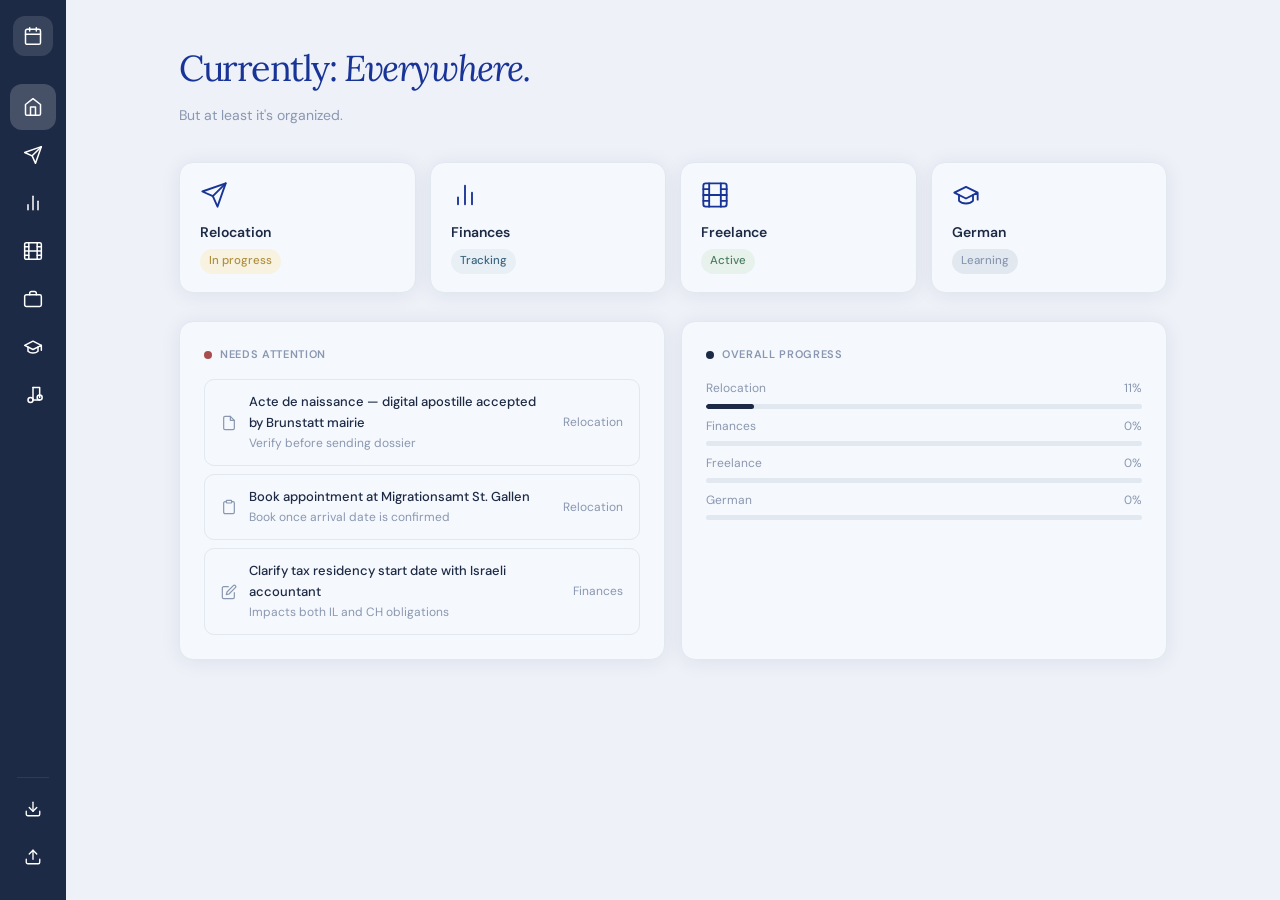
<file: ariel-dashboard.html>
<!DOCTYPE html>
<html lang="en">
<head>
<meta charset="UTF-8" />
<meta name="viewport" content="width=device-width, initial-scale=1.0"/>
<title>Currently: Everywhere</title>
<link rel="icon" type="image/svg+xml" href="data:image/svg+xml,%3Csvg xmlns='http://www.w3.org/2000/svg' viewBox='0 0 32 32'%3E%3Crect width='32' height='32' rx='8' fill='%23193497'/%3E%3Csvg x='6' y='6' width='20' height='20' viewBox='0 0 24 24' fill='none' stroke='white' stroke-width='1.8' stroke-linecap='round' stroke-linejoin='round'%3E%3Cpath d='M22 2L11 13'/%3E%3Cpath d='M22 2L15 22 11 13 2 9l20-7z'/%3E%3C/svg%3E%3C/svg%3E"/>
<link href="https://fonts.googleapis.com/css2?family=Lora:ital,wght@0,400;0,500;1,400&family=DM+Sans:wght@300;400;500&display=swap" rel="stylesheet"/>
<style>
  *, *::before, *::after { box-sizing: border-box; margin: 0; padding: 0; }
  html, body { overflow-x: hidden; }

  :root {
    --bg: #EEF1F8;
    --surface: #F5F8FD;
    --border: #E2E8F0;
    --text: #1D2A45;
    --muted: #8A97B0;
    --accent: #1D2A45;
    --accent-light: #E8EDF5;
    --heading: #193497;
    --green: #4d7c62;
    --green-light: #e8f2ec;
    --red: #a84d4d;
    --red-light: #faecec;
    --blue: #3d6680;
    --blue-light: #e8eff5;
    --yellow: #b09040;
    --yellow-light: #f8f2e0;
    --radius: 14px;
    --shadow: 0 2px 20px rgba(29,42,69,0.08);
    --sb-bg: #1D2A45;
    --sb-width: 66px;
  }

  body {
    font-family: 'DM Sans', sans-serif;
    background: var(--bg);
    color: var(--text);
    min-height: 100vh;
    font-size: 14px;
    line-height: 1.6;
  }

  /* APP SHELL */
  .app-shell {
    display: flex;
    min-height: 100vh;
  }

  /* SIDEBAR */
  .sidebar {
    width: var(--sb-width);
    background: var(--sb-bg);
    display: flex;
    flex-direction: column;
    align-items: center;
    padding: 16px 0 20px;
    position: fixed;
    top: 0; left: 0; bottom: 0;
    z-index: 100;
  }
  .sb-brand {
    margin-bottom: 28px;
  }
  .sb-logo-mark {
    width: 40px; height: 40px;
    background: rgba(255,255,255,0.12);
    border-radius: 12px;
    display: flex; align-items: center; justify-content: center;
    color: #FFFFFF;
  }
  .sb-nav {
    display: flex; flex-direction: column; gap: 2px;
    flex: 1; width: 100%; padding: 0 10px;
  }
  .sb-btn {
    display: flex; align-items: center; justify-content: center;
    width: 46px; height: 46px;
    border-radius: 12px;
    border: none;
    background: transparent;
    color: #FFFFFF;
    cursor: pointer;
    transition: all 0.15s;
    margin: 0 auto;
    position: relative;
  }
  .sb-btn:hover { background: rgba(255,255,255,0.08); color: #FFFFFF; }
  .sb-btn.active { background: rgba(255,255,255,0.18); color: #FFFFFF; }
  .sb-btn[data-tip]:hover::after {
    content: attr(data-tip);
    position: absolute;
    left: 54px; top: 50%;
    transform: translateY(-50%);
    background: rgba(0,0,0,0.72);
    color: #fff; font-size: 12px;
    padding: 4px 10px; border-radius: 6px;
    white-space: nowrap; pointer-events: none;
    font-family: 'DM Sans', sans-serif;
    z-index: 200;
  }
  .sb-divider {
    width: 32px; height: 1px;
    background: rgba(255,255,255,0.08);
    margin: 6px auto;
  }
  .sb-bottom {
    display: flex; flex-direction: column; gap: 2px;
    width: 100%; padding: 0 10px;
  }

  /* CONTENT AREA */
  .content-area {
    margin-left: var(--sb-width);
    flex: 1;
    min-height: 100vh;
  }

  /* LAYOUT */
  main {
    max-width: 1060px;
    margin: 0 auto;
    padding: 40px 36px 80px;
  }

  /* SECTIONS */
  .section { display: none; animation: fadeIn 0.3s ease; }
  .section.active { display: block; }
  @keyframes fadeIn { from { opacity: 0; transform: translateY(8px); } to { opacity: 1; transform: translateY(0); } }

  .section-header {
    margin-bottom: 28px;
  }
  .section-header h1 {
    font-family: 'Lora', serif;
    font-size: 28px;
    font-weight: 400;
    letter-spacing: -0.03em;
    color: var(--heading);
    margin-bottom: 4px;
  }
  .section-header p {
    color: var(--muted);
    font-size: 13.5px;
  }

  /* CARDS */
  .card {
    background: var(--surface);
    border: 1px solid var(--border);
    border-radius: var(--radius);
    padding: 24px;
    margin-bottom: 16px;
    box-shadow: var(--shadow);
  }
  .card-title {
    font-weight: 600;
    font-size: 11px;
    text-transform: uppercase;
    letter-spacing: 0.06em;
    color: var(--muted);
    margin-bottom: 16px;
    display: flex;
    align-items: center;
    justify-content: space-between;
    gap: 8px;
  }
  .card-title-left {
    display: flex; align-items: center; gap: 8px;
  }
  .dot {
    width: 8px; height: 8px;
    border-radius: 50%;
    flex-shrink: 0;
  }

  /* GRID */
  .grid-2 { display: grid; grid-template-columns: 1fr 1fr; gap: 16px; }
  .grid-3 { display: grid; grid-template-columns: 1fr 1fr 1fr; gap: 16px; }

  /* STATUS TAGS */
  .tag {
    display: inline-flex; align-items: center; gap: 4px;
    font-size: 11.5px; font-weight: 500;
    padding: 3px 9px; border-radius: 20px;
    white-space: nowrap;
  }
  .tag-green { background: var(--green-light); color: var(--green); }
  .tag-yellow { background: var(--yellow-light); color: var(--yellow); }
  .tag-red { background: var(--red-light); color: var(--red); }
  .tag-blue { background: var(--blue-light); color: var(--blue); }
  .tag-muted { background: var(--border); color: var(--muted); }

  /* CHECKLIST */
  .checklist { list-style: none; display: flex; flex-direction: column; gap: 10px; }
  .checklist li {
    display: flex; align-items: flex-start; gap: 10px;
    padding: 10px 12px;
    border-radius: 8px;
    border: 1px solid var(--border);
    cursor: pointer;
    transition: background 0.1s;
    font-size: 13px;
  }
  .checklist li:hover { background: var(--bg); }
  .checklist li.done { opacity: 0.5; }
  .checklist li.done .item-text { text-decoration: line-through; }
  .check-box {
    width: 18px; height: 18px; border-radius: 50%;
    border: 1.5px solid var(--border);
    flex-shrink: 0; margin-top: 1px;
    display: flex; align-items: center; justify-content: center;
    transition: all 0.15s;
    background: var(--surface);
  }
  .checklist li.done .check-box {
    background: var(--green);
    border-color: var(--green);
  }
  .check-box svg { display: none; }
  .checklist li.done .check-box svg { display: block; }
  .item-meta {
    display: flex; flex-direction: column; gap: 2px; flex: 1;
  }
  .item-text { font-weight: 400; }
  .item-note { font-size: 11.5px; color: var(--muted); }

  /* TIMELINE */
  .timeline { position: relative; padding-left: 20px; }
  .timeline::before {
    content: '';
    position: absolute; left: 6px; top: 8px; bottom: 8px;
    width: 1.5px; background: var(--border);
  }
  .timeline-item {
    position: relative; padding-left: 24px; margin-bottom: 20px;
  }
  .timeline-item::before {
    content: '';
    position: absolute; left: -14px; top: 5px;
    width: 10px; height: 10px; border-radius: 50%;
    background: var(--border); border: 2px solid var(--surface);
  }
  .timeline-item.done::before { background: var(--green); }
  .timeline-item.active::before { background: var(--accent); box-shadow: 0 0 0 3px var(--accent-light); }
  .timeline-item.pending::before { background: var(--border); }
  .timeline-label {
    font-weight: 500; font-size: 13px; margin-bottom: 2px;
  }
  .timeline-sub { font-size: 12px; color: var(--muted); }

  /* STAT CARDS */
  .stat-card {
    background: var(--surface);
    border: 1px solid var(--border);
    border-radius: var(--radius);
    padding: 20px;
    box-shadow: var(--shadow);
  }
  .stat-label { font-size: 11px; color: var(--muted); margin-bottom: 6px; text-transform: uppercase; letter-spacing: 0.06em; font-weight: 600; }
  .stat-value { font-family: 'Lora', serif; font-size: 32px; font-weight: 400; letter-spacing: -0.04em; color: var(--text); }
  .stat-sub { font-size: 12px; color: var(--muted); margin-top: 4px; }

  /* PROGRESS BAR */
  .progress-wrap { margin: 8px 0 4px; }
  .progress-label { display: flex; justify-content: space-between; font-size: 12px; color: var(--muted); margin-bottom: 5px; }
  .progress-bar { height: 5px; background: var(--border); border-radius: 99px; overflow: hidden; }
  .progress-fill { height: 100%; border-radius: 99px; background: var(--accent); transition: width 0.4s ease; }
  .progress-fill.green { background: var(--green); }
  .progress-fill.blue { background: var(--blue); }

  /* FREELANCE TABLE */
  .client-table { width: 100%; border-collapse: collapse; font-size: 13px; }
  .client-table th {
    text-align: left; font-weight: 500; font-size: 11.5px;
    color: var(--muted); text-transform: uppercase; letter-spacing: 0.06em;
    padding: 0 12px 10px;
    border-bottom: 1px solid var(--border);
  }
  .client-table td {
    padding: 11px 12px;
    border-bottom: 1px solid var(--border);
    vertical-align: middle;
  }
  .client-table tr:last-child td { border-bottom: none; }
  .client-table tr:hover td { background: var(--bg); }

  /* TIME ENTRY */
  .time-log { display: flex; flex-direction: column; gap: 8px; }
  .time-entry {
    display: flex; align-items: center; gap: 10px;
    padding: 10px 14px;
    background: var(--bg);
    border-radius: 8px;
    border: 1px solid var(--border);
    font-size: 13px;
  }
  .time-dot { width: 8px; height: 8px; border-radius: 50%; flex-shrink: 0; }
  .time-client { font-weight: 500; flex: 1; }
  .time-desc { color: var(--muted); flex: 2; }
  .time-dur { font-weight: 500; color: var(--accent); white-space: nowrap; }

  /* BUTTON */
  .btn {
    display: inline-flex; align-items: center; gap: 6px;
    font-family: 'DM Sans', sans-serif;
    font-size: 13px; font-weight: 500;
    padding: 8px 16px; border-radius: 8px;
    border: 1.5px solid var(--border);
    background: var(--surface);
    color: var(--text);
    cursor: pointer;
    transition: all 0.15s;
  }
  .btn:hover { background: var(--bg); border-color: var(--text); }
  .btn-primary {
    background: var(--sb-bg); color: #fff; border-color: var(--sb-bg);
  }
  .btn-primary:hover { background: #2d3f60; border-color: #2d3f60; }

  /* INPUT */
  .field { margin-bottom: 14px; }
  .field label { display: block; font-size: 12px; color: var(--muted); margin-bottom: 5px; font-weight: 500; text-transform: uppercase; letter-spacing: 0.05em; }
  .field input, .field select, .field textarea {
    width: 100%;
    font-family: 'DM Sans', sans-serif;
    font-size: 13.5px;
    padding: 9px 12px;
    border: 1.5px solid var(--border);
    border-radius: 8px;
    background: var(--surface);
    color: var(--text);
    transition: border-color 0.15s;
    outline: none;
    resize: vertical;
  }
  .field input:focus, .field select:focus, .field textarea:focus {
    border-color: var(--accent);
  }

  /* INLINE FLEX ROW */
  .row { display: flex; align-items: center; gap: 12px; margin-bottom: 10px; }
  .row:last-child { margin-bottom: 0; }

  /* DIVIDER */
  .divider { border: none; border-top: 1px solid var(--border); margin: 20px 0; }

  /* NOTES */
  .note-block {
    background: var(--yellow-light);
    border-left: 3px solid var(--yellow);
    border-radius: 0 8px 8px 0;
    padding: 12px 16px;
    font-size: 13px;
    color: #6b5b1a;
  }

  /* HOME */
  .home-greeting {
    font-family: 'Lora', serif;
    font-size: 36px;
    font-weight: 400;
    letter-spacing: -0.04em;
    margin-bottom: 6px;
    color: var(--heading);
  }
  .home-greeting em { color: var(--heading); font-style: italic; }
  .home-sub { color: var(--muted); margin-bottom: 36px; font-size: 14px; }
  .overview-grid { display: grid; grid-template-columns: repeat(4, 1fr); gap: 14px; margin-bottom: 28px; }
  .overview-card {
    background: var(--surface);
    border: 1px solid var(--border);
    border-radius: var(--radius);
    padding: 18px 20px;
    box-shadow: var(--shadow);
    cursor: pointer;
    transition: all 0.15s;
  }
  .overview-card:hover { transform: translateY(-2px); box-shadow: 0 8px 28px rgba(29,42,69,0.12); }
  .overview-card .icon { font-size: 24px; margin-bottom: 12px; }
  .overview-card .oc-title { font-weight: 600; font-size: 14px; margin-bottom: 6px; }
  .overview-card .oc-sub { color: var(--muted); font-size: 12px; }
  .urgent-list { display: flex; flex-direction: column; gap: 8px; }
  .urgent-item {
    display: flex; align-items: center; gap: 12px;
    padding: 12px 16px;
    background: var(--surface);
    border: 1px solid var(--border);
    border-radius: 10px;
    font-size: 13px;
    cursor: pointer;
    transition: background 0.1s;
  }
  .urgent-item:hover { background: var(--bg); }
  .urgent-area { color: var(--muted); font-size: 12px; margin-left: auto; }

  /* MODAL/FORM overlays */
  .form-row { display: flex; gap: 12px; }
  .form-row .field { flex: 1; }

  /* TABS */
  .tabs { display: flex; gap: 4px; margin-bottom: 24px; background: var(--bg); border-radius: 12px; padding: 4px; width: fit-content; }
  .tab-btn {
    font-family: 'DM Sans', sans-serif;
    font-size: 13px; font-weight: 500;
    padding: 7px 18px;
    border: none; background: none; cursor: pointer;
    color: var(--muted);
    border-radius: 9px;
    transition: all 0.15s;
  }
  .tab-btn:hover { color: var(--text); background: rgba(255,255,255,0.7); }
  .tab-btn.active { color: var(--text); background: var(--surface); box-shadow: 0 1px 6px rgba(29,42,69,0.1); font-weight: 600; }
  .tab-panel { display: none; }
  .tab-panel.active { display: block; animation: fadeIn 0.2s ease; }

  /* SVG ICONS */
  .svg-icon { display: inline-block; vertical-align: middle; flex-shrink: 0; }
  .section-header h1 { display: flex; align-items: center; gap: 10px; }
  .overview-card .icon { line-height: 1; display: flex; align-items: center; justify-content: flex-start; color: var(--heading); }
  .note-icon { display: inline-block; vertical-align: -3px; margin-right: 5px; flex-shrink: 0; opacity: 0.7; }

  /* FREELANCE CLIENT CARDS */
  .fl-client-card { border-left: 4px solid var(--accent); }
  .fl-logo {
    width: 44px; height: 44px; border-radius: 10px;
    border: 1.5px solid var(--border);
    display: flex; align-items: center; justify-content: center;
    cursor: pointer; overflow: hidden; flex-shrink: 0;
    transition: opacity 0.15s;
    background-color: #ffffff;
    background-repeat: no-repeat;
    background-position: center;
    background-size: 72%;
  }
  .fl-logo:hover { opacity: 0.8; }
  .fl-link-chip {
    display: inline-flex; align-items: center; gap: 5px;
    font-size: 12px; font-weight: 500;
    padding: 5px 11px; border-radius: 20px;
    border: 1.5px solid var(--border);
    background: var(--bg); color: var(--text);
    text-decoration: none; cursor: pointer;
    transition: all 0.15s; white-space: nowrap;
    font-family: 'DM Sans', sans-serif;
  }
  .fl-link-chip:hover { border-color: var(--text); background: var(--surface); }
  .fl-link-empty { color: var(--muted); font-style: italic; }
  .fl-link-edit { color: var(--muted); }
  .fl-month-pill {
    font-family: 'DM Sans', sans-serif;
    font-size: 12px; font-weight: 500;
    padding: 5px 10px; border-radius: 20px;
    border: 1.5px solid var(--border);
    background: var(--surface); color: var(--muted);
    cursor: pointer; transition: all 0.15s;
  }
  .fl-month-pill:hover { color: var(--text); border-color: var(--muted); }
  .fl-month-pill.active { background: var(--text); color: var(--bg); border-color: var(--text); }
  .fl-month-pill.has-hours { border-color: var(--accent); color: var(--text); }
  .fl-entry {
    display: flex; align-items: center; gap: 10px;
    padding: 9px 12px; border-radius: 8px;
    border: 1px solid var(--border); font-size: 13px;
    margin-bottom: 6px;
  }
  .fl-entry:hover { background: var(--bg); }
  .fl-entry-date { color: var(--muted); font-size: 12px; white-space: nowrap; flex-shrink: 0; }
  .fl-entry-desc { flex: 1; color: var(--text); min-width: 0; overflow: hidden; text-overflow: ellipsis; white-space: nowrap; }
  .fl-entry-hours { font-weight: 500; white-space: nowrap; }
  .fl-entry-actions { display: flex; gap: 4px; flex-shrink: 0; }
  .fl-act-btn {
    font-family: 'DM Sans', sans-serif;
    font-size: 11px; padding: 3px 7px; border-radius: 5px;
    border: 1px solid var(--border); background: var(--surface);
    color: var(--muted); cursor: pointer; transition: all 0.1s; line-height: 1.4;
  }
  .fl-act-btn:hover { color: var(--text); border-color: var(--muted); }
  .fl-brief-item {
    display: flex; align-items: center; gap: 8px;
    padding: 9px 12px; border-radius: 8px;
    border: 1px solid var(--border); font-size: 13px;
    margin-bottom: 6px;
  }
  .fl-brief-item:hover { background: var(--bg); }
  .fl-brief-title {
    flex: 1; color: var(--text); text-decoration: none; font-weight: 500;
    overflow: hidden; text-overflow: ellipsis; white-space: nowrap;
  }
  a.fl-brief-title:hover { color: var(--blue); text-decoration: underline; }
  .fl-task-item {
    display: flex; align-items: flex-start; gap: 10px;
    padding: 10px 12px; border-radius: 8px;
    border: 1px solid var(--border); font-size: 13px;
    margin-bottom: 6px;
  }
  .fl-task-item.done { opacity: 0.5; }
  .fl-task-item.done .fl-task-name { text-decoration: line-through; }
  .fl-task-item.done .check-box { background: var(--green); border-color: var(--green); }
  .fl-task-item.done .check-box svg { display: block; }
  .fl-task-name { font-weight: 500; line-height: 1.4; }
  .fl-task-desc { color: var(--muted); font-size: 12px; margin-top: 3px; }
  .fl-task-notes { color: var(--blue); font-size: 12px; margin-top: 3px; word-break: break-all; }
  .fl-section-label {
    font-size: 11px; font-weight: 500; color: var(--muted);
    text-transform: uppercase; letter-spacing: 0.07em; margin-bottom: 8px;
  }
  .fl-timer-box {
    display: flex; align-items: center; gap: 12px;
    background: var(--bg); border-radius: 10px;
    padding: 14px 16px; margin-bottom: 16px; flex-wrap: wrap;
  }
  .fl-timer-display {
    font-family: 'Lora', serif; font-size: 30px;
    letter-spacing: -0.04em; min-width: 115px;
  }
  .fl-manual-box {
    border: 1.5px solid var(--border); border-radius: 8px;
    padding: 14px; margin-bottom: 12px;
  }
  /* PROJECT ACCORDION */
  .fl-project-row {
    border: 1.5px solid var(--border); border-radius: var(--radius);
    margin-bottom: 8px; overflow: hidden;
  }
  .fl-project-header {
    display: flex; align-items: center; gap: 10px;
    padding: 11px 14px; cursor: pointer; user-select: none;
    transition: background 0.12s; border-left: 3px solid var(--accent);
    background: var(--surface);
  }
  .fl-project-header:hover { background: var(--bg); }
  .fl-proj-arrow { font-size: 10px; color: var(--muted); flex-shrink: 0; width: 12px; }
  .fl-proj-name { font-weight: 500; font-size: 14px; flex: 1; min-width: 0; }
  .fl-proj-stats { font-size: 12px; color: var(--muted); white-space: nowrap; }
  .fl-project-body {
    padding: 14px 16px; background: var(--bg);
    border-top: 1.5px solid var(--border);
  }
  /* MONTH HERO */
  .fl-month-hero { background: var(--bg); border-radius: 10px; padding: 16px 18px; margin-bottom: 14px; }
  .fl-month-hero-label { font-size: 11px; color: var(--muted); text-transform: uppercase; letter-spacing: .07em; margin-bottom: 4px; }
  .fl-month-hero-row { display: flex; align-items: baseline; gap: 14px; flex-wrap: wrap; }
  .fl-hero-h { font-family: 'Lora', serif; font-size: 36px; letter-spacing: -.03em; }
  .fl-hero-inc { font-family: 'Lora', serif; font-size: 22px; color: var(--heading); }
  /* MONTH ARCHIVE BLOCKS */
  .fl-month-block { border: 1.5px solid var(--border); border-radius: 10px; margin-bottom: 8px; overflow: hidden; }
  .fl-month-block-header { display: flex; align-items: center; gap: 12px; padding: 12px 16px; cursor: pointer; background: var(--surface); user-select: none; transition: background .12s; }
  .fl-month-block-header:hover { background: var(--bg); }
  .fl-mb-name { font-weight: 500; font-size: 14px; flex: 1; }
  .fl-mb-hours { font-size: 13px; color: var(--muted); white-space: nowrap; }
  .fl-mb-income { font-family: 'Lora', serif; font-size: 20px; color: var(--heading); white-space: nowrap; }
  .fl-paid-pill { font-size: 11px; font-weight: 500; padding: 3px 10px; border-radius: 20px; cursor: pointer; white-space: nowrap; }
  .fl-paid-pill.paid { background: var(--green-light); color: var(--green); }
  .fl-paid-pill.unpaid { background: var(--border); color: var(--muted); }
  .fl-month-block-body { border-top: 1.5px solid var(--border); background: var(--bg); padding: 10px 16px; }
  .fl-month-proj-row { display: flex; align-items: center; gap: 10px; padding: 7px 0; border-bottom: 1px solid var(--border); }
  .fl-month-proj-name { font-weight: 500; font-size: 13px; flex: 1; }
  .fl-month-proj-hours { font-size: 12px; color: var(--muted); }
  .fl-month-proj-income { font-size: 13px; font-weight: 500; }
  .fl-sub-entries { padding-left: 10px; margin-bottom: 6px; }
  .fl-sub-entry { display: flex; gap: 10px; padding: 3px 0; font-size: 12px; color: var(--muted); border-bottom: 1px dashed var(--border); }
  .fl-sub-entry:last-child { border: none; }
  .fl-sub-entry-date { flex-shrink: 0; width: 38px; }
  .fl-sub-entry-desc { flex: 1; overflow: hidden; text-overflow: ellipsis; white-space: nowrap; }
  .fl-sub-entry-h { white-space: nowrap; }
  /* MANUAL LOG ROW */
  .fl-manual-new { display: flex; gap: 8px; align-items: flex-end; margin-top: 14px; flex-wrap: wrap; border-top: 1.5px solid var(--border); padding-top: 12px; }
  .fl-mini-field { display: flex; flex-direction: column; gap: 4px; }
  .fl-mini-field label { font-size: 11px; color: var(--muted); font-weight: 500; text-transform: uppercase; letter-spacing: .05em; }
  .fl-mini-field input { font-family: 'DM Sans',sans-serif; font-size: 13px; border: 1.5px solid var(--border); border-radius: 8px; padding: 6px 10px; background: var(--bg); color: var(--text); }
  /* CLIENT EDIT PANEL */
  .fl-edit-panel {
    background: var(--bg); border-radius: 8px;
    padding: 14px; margin-bottom: 14px;
    border: 1.5px solid var(--border);
  }
  /* MODALS */
  .fl-modal-overlay {
    position: fixed; top: 0; left: 0; right: 0; bottom: 0;
    background: rgba(29,42,69,0.38); z-index: 500;
    display: none; align-items: center; justify-content: center; padding: 16px;
  }
  .fl-modal-overlay.open { display: flex; }
  .fl-modal {
    background: var(--surface); border: 1.5px solid var(--border);
    border-radius: var(--radius); padding: 24px; width: 360px;
    max-width: 100%; box-shadow: 0 8px 40px rgba(29,42,69,0.18);
  }
  .fl-modal h3 { font-size: 15px; font-weight: 500; margin-bottom: 6px; }
  .fl-modal-sub { font-size: 13px; color: var(--muted); margin-bottom: 18px; line-height: 1.5; }
  .fl-modal-actions { display: flex; gap: 8px; justify-content: flex-end; margin-top: 20px; }
  .btn-red { background: var(--red-light); color: var(--red); border-color: transparent; }
  .btn-red:hover { background: #f5dede; border-color: var(--red); }
  /* QUICK TIMER */
  .fl-quick-row {
    display: flex; align-items: center; gap: 10px;
    background: var(--bg); border-radius: 10px;
    padding: 12px 14px; margin-bottom: 14px; flex-wrap: wrap;
  }
  .fl-quick-display {
    font-family: 'Lora', serif; font-size: 24px;
    letter-spacing: -0.03em; min-width: 90px;
    color: var(--text);
  }
  .fl-quick-sel {
    flex: 1; min-width: 120px; font-family: 'DM Sans', sans-serif;
    font-size: 13px; border: 1.5px solid var(--border); border-radius: 8px;
    padding: 6px 10px; background: var(--surface); color: var(--text); cursor: pointer;
  }

  @media (max-width: 768px) {
    .sidebar { display: none; }
    .content-area { margin-left: 0; }
    main { padding: 24px 16px 60px; }
    .overview-grid { grid-template-columns: 1fr 1fr; }
    .grid-2, .grid-3 { grid-template-columns: 1fr; }
  }

/* ── SPOTIFY / MUSIC ── */
.sp-status-pill {
  display: inline-flex;
  align-items: center;
  gap: 5px;
  font-size: 11px;
  font-weight: 500;
  padding: 3px 10px;
  border-radius: 20px;
  letter-spacing: 0.02em;
}
.sp-status-pill.connected  { background: var(--green-light); color: var(--green); }
.sp-status-pill.disconnected { background: var(--border); color: var(--muted); }

.sp-btn-green {
  background: #1DB954;
  color: #fff;
  border-color: #1DB954;
}
.sp-btn-green:hover { background: #1aa34a; border-color: #1aa34a; }
.sp-btn-green:disabled { opacity: .55; cursor: default; }

.sp-creator-grid {
  display: grid;
  grid-template-columns: 1fr 1fr;
  gap: 24px;
}
@media (max-width: 820px) { .sp-creator-grid { grid-template-columns: 1fr; } }

.sp-progress-bar {
  height: 5px;
  background: var(--border);
  border-radius: 3px;
  overflow: hidden;
}
.sp-progress-fill {
  height: 100%;
  background: #1DB954;
  border-radius: 3px;
  transition: width .25s ease;
}

.sp-result-item {
  display: flex;
  align-items: center;
  gap: 10px;
  padding: 7px 0;
  border-bottom: 1px solid var(--border);
  font-size: 13px;
  line-height: 1.4;
}
.sp-result-item:last-child { border-bottom: none; }
.sp-result-ok   { color: #1DB954; font-size: 15px; flex-shrink: 0; }
.sp-result-fail { color: var(--red); font-size: 15px; flex-shrink: 0; }
.sp-result-meta { font-size: 11px; color: var(--muted); white-space: nowrap; overflow: hidden; text-overflow: ellipsis; max-width: 180px; }

.sp-playlist-link-block {
  display: flex;
  align-items: center;
  gap: 8px;
  padding: 10px 12px;
  background: var(--green-light);
  border-radius: 8px;
  font-size: 13px;
  color: var(--green);
  margin-bottom: 10px;
}
.sp-playlist-link-block a { color: var(--green); font-weight: 500; }

.sp-not-found {
  margin-top: 12px;
  padding: 12px 14px;
  background: var(--red-light);
  border-radius: 8px;
}
.sp-not-found-title { font-size: 12px; font-weight: 600; color: var(--red); margin-bottom: 6px; text-transform: uppercase; letter-spacing: 0.05em; }
.sp-not-found-list { font-size: 13px; color: var(--text); line-height: 1.9; white-space: pre-line; }
</style>
</head>
<body>

<div class="app-shell">

<aside class="sidebar">
  <div class="sb-brand">
    <div class="sb-logo-mark">
      <svg width="20" height="20" viewBox="0 0 24 24" fill="none" stroke="currentColor" stroke-width="1.8" stroke-linecap="round"><rect x="3" y="4" width="18" height="18" rx="2"/><line x1="16" y1="2" x2="16" y2="6"/><line x1="8" y1="2" x2="8" y2="6"/><line x1="3" y1="10" x2="21" y2="10"/></svg>
    </div>
  </div>
  <nav class="sb-nav">
    <button class="sb-btn active" data-section="home" data-tip="Home">
      <svg width="20" height="20" viewBox="0 0 24 24" fill="none" stroke="currentColor" stroke-width="1.8" stroke-linecap="round" stroke-linejoin="round"><path d="M3 9l9-7 9 7v11a2 2 0 01-2 2H5a2 2 0 01-2-2z"/><polyline points="9 22 9 12 15 12 15 22"/></svg>
    </button>
    <button class="sb-btn" data-section="relocation" data-tip="Relocation">
      <svg width="20" height="20" viewBox="0 0 24 24" fill="none" stroke="currentColor" stroke-width="1.8" stroke-linecap="round" stroke-linejoin="round"><path d="M22 2L11 13"/><path d="M22 2L15 22 11 13 2 9l20-7z"/></svg>
    </button>
    <button class="sb-btn" data-section="finances" data-tip="Finances">
      <svg width="20" height="20" viewBox="0 0 24 24" fill="none" stroke="currentColor" stroke-width="1.8" stroke-linecap="round"><line x1="18" y1="20" x2="18" y2="10"/><line x1="12" y1="20" x2="12" y2="4"/><line x1="6" y1="20" x2="6" y2="14"/></svg>
    </button>
    <button class="sb-btn" data-section="freelance" data-tip="Freelance">
      <svg width="20" height="20" viewBox="0 0 24 24" fill="none" stroke="currentColor" stroke-width="1.8" stroke-linecap="round" stroke-linejoin="round"><rect x="2" y="2" width="20" height="20" rx="2"/><line x1="7" y1="2" x2="7" y2="22"/><line x1="17" y1="2" x2="17" y2="22"/><line x1="2" y1="12" x2="22" y2="12"/><line x1="2" y1="7" x2="7" y2="7"/><line x1="2" y1="17" x2="7" y2="17"/><line x1="17" y1="17" x2="22" y2="17"/><line x1="17" y1="7" x2="22" y2="7"/></svg>
    </button>
    <button class="sb-btn" data-section="work" data-tip="Work">
      <svg width="20" height="20" viewBox="0 0 24 24" fill="none" stroke="currentColor" stroke-width="1.8" stroke-linecap="round" stroke-linejoin="round"><rect x="2" y="7" width="20" height="14" rx="2"/><path d="M16 7V5a2 2 0 00-2-2h-4a2 2 0 00-2 2v2"/></svg>
    </button>
    <button class="sb-btn" data-section="german" data-tip="German">
      <svg width="20" height="20" viewBox="0 0 24 24" fill="none" stroke="currentColor" stroke-width="1.8" stroke-linecap="round" stroke-linejoin="round"><path d="M22 10v6M2 10l10-5 10 5-10 5z"/><path d="M6 12v5c3 3 9 3 12 0v-5"/></svg>
    </button>
    <button class="sb-btn" data-section="music" data-tip="Spotify">
      <svg width="20" height="20" viewBox="0 0 24 24" fill="none" stroke="currentColor" stroke-width="1.8" stroke-linecap="round" stroke-linejoin="round"><circle cx="9" cy="18" r="3"/><circle cx="20" cy="15" r="3"/><line x1="12" y1="18" x2="20" y2="18"/><line x1="12" y1="18" x2="12" y2="3"/><polyline points="12 3 20 3 20 15"/></svg>
    </button>
  </nav>
  <div class="sb-bottom">
    <div class="sb-divider"></div>
    <button class="sb-btn" data-tip="Export data" onclick="dataExport()">
      <svg width="18" height="18" viewBox="0 0 24 24" fill="none" stroke="currentColor" stroke-width="1.8" stroke-linecap="round" stroke-linejoin="round"><path d="M21 15v4a2 2 0 01-2 2H5a2 2 0 01-2-2v-4"/><polyline points="7 10 12 15 17 10"/><line x1="12" y1="15" x2="12" y2="3"/></svg>
    </button>
    <button class="sb-btn" data-tip="Import data" onclick="document.getElementById('data-import-input').click()">
      <svg width="18" height="18" viewBox="0 0 24 24" fill="none" stroke="currentColor" stroke-width="1.8" stroke-linecap="round" stroke-linejoin="round"><path d="M21 15v4a2 2 0 01-2 2H5a2 2 0 01-2-2v-4"/><polyline points="17 8 12 3 7 8"/><line x1="12" y1="3" x2="12" y2="15"/></svg>
    </button>
    <input type="file" id="data-import-input" accept=".json" style="display:none" onchange="dataImport(this)"/>
  </div>
</aside>

<div class="content-area">
<main>

  <!-- HOME -->
  <div class="section active" id="home">
    <p class="home-greeting">Currently: <em>Everywhere.</em></p>
    <p class="home-sub">But at least it's organized.</p>

    <div class="overview-grid">
      <div class="overview-card" onclick="navigate('relocation')">
        <div class="icon"><svg width="28" height="28" viewBox="0 0 24 24" fill="none" stroke="currentColor" stroke-width="1.6" stroke-linecap="round" stroke-linejoin="round"><path d="M22 2L11 13"/><path d="M22 2L15 22 11 13 2 9l20-7z"/></svg></div>
        <div class="oc-title">Relocation</div>
        <div class="oc-sub"><span class="tag tag-yellow">In progress</span></div>
      </div>
      <div class="overview-card" onclick="navigate('finances')">
        <div class="icon"><svg width="28" height="28" viewBox="0 0 24 24" fill="none" stroke="currentColor" stroke-width="1.6" stroke-linecap="round"><line x1="18" y1="20" x2="18" y2="10"/><line x1="12" y1="20" x2="12" y2="4"/><line x1="6" y1="20" x2="6" y2="14"/></svg></div>
        <div class="oc-title">Finances</div>
        <div class="oc-sub"><span class="tag tag-blue">Tracking</span></div>
      </div>
      <div class="overview-card" onclick="navigate('freelance')">
        <div class="icon"><svg width="28" height="28" viewBox="0 0 24 24" fill="none" stroke="currentColor" stroke-width="1.6" stroke-linecap="round" stroke-linejoin="round"><rect x="2" y="2" width="20" height="20" rx="2"/><line x1="7" y1="2" x2="7" y2="22"/><line x1="17" y1="2" x2="17" y2="22"/><line x1="2" y1="12" x2="22" y2="12"/><line x1="2" y1="7" x2="7" y2="7"/><line x1="2" y1="17" x2="7" y2="17"/><line x1="17" y1="17" x2="22" y2="17"/><line x1="17" y1="7" x2="22" y2="7"/></svg></div>
        <div class="oc-title">Freelance</div>
        <div class="oc-sub"><span class="tag tag-green">Active</span></div>
      </div>
      <div class="overview-card" onclick="navigate('german')">
        <div class="icon"><svg width="28" height="28" viewBox="0 0 24 24" fill="none" stroke="currentColor" stroke-width="1.6" stroke-linecap="round" stroke-linejoin="round"><path d="M22 10v6M2 10l10-5 10 5-10 5z"/><path d="M6 12v5c3 3 9 3 12 0v-5"/></svg></div>
        <div class="oc-title">German</div>
        <div class="oc-sub"><span class="tag tag-muted">Learning</span></div>
      </div>
    </div>

    <div class="grid-2">
      <div class="card">
        <div class="card-title">
          <div class="card-title-left"><div class="dot" style="background:var(--red)"></div>Needs attention</div>
        </div>
        <div class="urgent-list" id="urgent-list">
          <div class="urgent-item" onclick="navigate('relocation')">
            <svg width="16" height="16" viewBox="0 0 24 24" fill="none" stroke="currentColor" stroke-width="1.8" stroke-linecap="round" stroke-linejoin="round" style="flex-shrink:0;color:var(--muted)"><path d="M14 2H6a2 2 0 00-2 2v16a2 2 0 002 2h12a2 2 0 002-2V8z"/><polyline points="14 2 14 8 20 8"/></svg>
            <div>
              <div style="font-weight:500">Acte de naissance — digital apostille accepted by Brunstatt mairie</div>
              <div style="font-size:12px;color:var(--muted)">Verify before sending dossier</div>
            </div>
            <span class="urgent-area">Relocation</span>
          </div>
          <div class="urgent-item" onclick="navigate('relocation')">
            <svg width="16" height="16" viewBox="0 0 24 24" fill="none" stroke="currentColor" stroke-width="1.8" stroke-linecap="round" stroke-linejoin="round" style="flex-shrink:0;color:var(--muted)"><path d="M16 4h2a2 2 0 012 2v14a2 2 0 01-2 2H6a2 2 0 01-2-2V6a2 2 0 012-2h2"/><rect x="8" y="2" width="8" height="4" rx="1" ry="1"/></svg>
            <div>
              <div style="font-weight:500">Book appointment at Migrationsamt St. Gallen</div>
              <div style="font-size:12px;color:var(--muted)">Book once arrival date is confirmed</div>
            </div>
            <span class="urgent-area">Relocation</span>
          </div>
          <div class="urgent-item" onclick="navigate('finances')">
            <svg width="16" height="16" viewBox="0 0 24 24" fill="none" stroke="currentColor" stroke-width="1.8" stroke-linecap="round" stroke-linejoin="round" style="flex-shrink:0;color:var(--muted)"><path d="M11 4H4a2 2 0 00-2 2v14a2 2 0 002 2h14a2 2 0 002-2v-7"/><path d="M18.5 2.5a2.121 2.121 0 013 3L12 15l-4 1 1-4 9.5-9.5z"/></svg>
            <div>
              <div style="font-weight:500">Clarify tax residency start date with Israeli accountant</div>
              <div style="font-size:12px;color:var(--muted)">Impacts both IL and CH obligations</div>
            </div>
            <span class="urgent-area">Finances</span>
          </div>
        </div>
      </div>

      <div class="card">
        <div class="card-title">
          <div class="card-title-left"><div class="dot" style="background:var(--accent)"></div>Overall progress</div>
        </div>
        <div class="progress-wrap">
          <div class="progress-label"><span>Relocation</span><span>35%</span></div>
          <div class="progress-bar"><div class="progress-fill" style="width:35%"></div></div>
        </div>
        <div class="progress-wrap">
          <div class="progress-label"><span>Finances</span><span>15%</span></div>
          <div class="progress-bar"><div class="progress-fill" style="width:15%;background:var(--blue)"></div></div>
        </div>
        <div class="progress-wrap">
          <div class="progress-label"><span>Freelance</span><span id="fl-home-pct">0%</span></div>
          <div class="progress-bar"><div class="progress-fill" id="fl-home-bar" style="width:0%;background:var(--green)"></div></div>
        </div>
        <div class="progress-wrap">
          <div class="progress-label"><span>German</span><span>0%</span></div>
          <div class="progress-bar"><div class="progress-fill" style="width:0%;background:var(--yellow)"></div></div>
        </div>
      </div>
    </div>
  </div>

  <!-- RELOCATION -->
  <div class="section" id="relocation">
    <div class="section-header">
      <h1><svg width="22" height="22" viewBox="0 0 24 24" fill="none" stroke="currentColor" stroke-width="1.7" stroke-linecap="round" stroke-linejoin="round"><path d="M22 2L11 13"/><path d="M22 2L15 22 11 13 2 9l20-7z"/></svg>Relocation</h1>
      <p>Swiss residency permit + French civil marriage process</p>
    </div>

    <div class="tabs">
      <button class="tab-btn active" onclick="switchTab('relocation', 'residency', this)">Swiss Residency</button>
      <button class="tab-btn" onclick="switchTab('relocation', 'marriage', this)">French Marriage</button>
      <button class="tab-btn" onclick="switchTab('relocation', 'schengen', this)">Schengen</button>
    </div>

    <!-- TAB: RESIDENCY -->
    <div class="tab-panel active" id="tab-relocation-residency">

    <div class="grid-2">
      <div>
        <div class="card">
          <div class="card-title">
            <div class="card-title-left"><div class="dot" style="background:var(--accent)"></div>Application timeline</div>
          </div>
          <div class="timeline">
            <div class="timeline-item done">
              <div class="timeline-label">Decision to relocate</div>
              <div class="timeline-sub">St. Gallen confirmed as destination</div>
            </div>
            <div class="timeline-item done">
              <div class="timeline-label">Partner's work permit confirmed</div>
              <div class="timeline-sub">Liechtenstein employer, cross-border</div>
            </div>
            <div class="timeline-item active">
              <div class="timeline-label">Gather documents for B permit</div>
              <div class="timeline-sub">In progress — see checklist</div>
            </div>
            <div class="timeline-item pending">
              <div class="timeline-label">Book Migrationsamt appointment</div>
              <div class="timeline-sub">St. Gallen — do after arrival</div>
            </div>
            <div class="timeline-item pending">
              <div class="timeline-label">Submit application</div>
              <div class="timeline-sub">Within 14 days of arrival</div>
            </div>
            <div class="timeline-item pending">
              <div class="timeline-label">Receive B permit</div>
              <div class="timeline-sub">Typically 4–8 weeks processing</div>
            </div>
          </div>
        </div>
      </div>

      <div>
        <div class="card">
          <div class="card-title">
            <div class="card-title-left"><div class="dot" style="background:var(--blue)"></div>Document checklist</div>
            <span id="residency-progress" class="tag tag-blue">0 / 8 done</span>
          </div>
          <ul class="checklist" id="residency-checklist">
            <li onclick="toggle(this)">
              <div class="check-box"><svg width="10" height="8" viewBox="0 0 10 8" fill="none"><path d="M1 4L3.5 6.5L9 1" stroke="white" stroke-width="1.5" stroke-linecap="round" stroke-linejoin="round"/></svg></div>
              <div class="item-meta"><span class="item-text">Valid passport</span><span class="item-note">Israeli passport, must be valid 6+ months</span></div>
            </li>
            <li onclick="toggle(this)">
              <div class="check-box"><svg width="10" height="8" viewBox="0 0 10 8" fill="none"><path d="M1 4L3.5 6.5L9 1" stroke="white" stroke-width="1.5" stroke-linecap="round" stroke-linejoin="round"/></svg></div>
              <div class="item-meta"><span class="item-text">Biometric photos</span><span class="item-note">2 passport-style photos</span></div>
            </li>
            <li onclick="toggle(this)">
              <div class="check-box"><svg width="10" height="8" viewBox="0 0 10 8" fill="none"><path d="M1 4L3.5 6.5L9 1" stroke="white" stroke-width="1.5" stroke-linecap="round" stroke-linejoin="round"/></svg></div>
              <div class="item-meta"><span class="item-text">Proof of relationship / marriage certificate</span><span class="item-note">Or engagement + cohabitation proof if not yet married</span></div>
            </li>
            <li onclick="toggle(this)">
              <div class="check-box"><svg width="10" height="8" viewBox="0 0 10 8" fill="none"><path d="M1 4L3.5 6.5L9 1" stroke="white" stroke-width="1.5" stroke-linecap="round" stroke-linejoin="round"/></svg></div>
              <div class="item-meta"><span class="item-text">Partner's permit / EU ID</span><span class="item-note">Copy of partner's French passport + work permit</span></div>
            </li>
            <li onclick="toggle(this)">
              <div class="check-box"><svg width="10" height="8" viewBox="0 0 10 8" fill="none"><path d="M1 4L3.5 6.5L9 1" stroke="white" stroke-width="1.5" stroke-linecap="round" stroke-linejoin="round"/></svg></div>
              <div class="item-meta"><span class="item-text">Proof of shared residence</span><span class="item-note">Rental contract in St. Gallen</span></div>
            </li>
            <li onclick="toggle(this)">
              <div class="check-box"><svg width="10" height="8" viewBox="0 0 10 8" fill="none"><path d="M1 4L3.5 6.5L9 1" stroke="white" stroke-width="1.5" stroke-linecap="round" stroke-linejoin="round"/></svg></div>
              <div class="item-meta"><span class="item-text">Proof of income / employment</span><span class="item-note">Remote work contract or payslips (last 3 months)</span></div>
            </li>
            <li onclick="toggle(this)">
              <div class="check-box"><svg width="10" height="8" viewBox="0 0 10 8" fill="none"><path d="M1 4L3.5 6.5L9 1" stroke="white" stroke-width="1.5" stroke-linecap="round" stroke-linejoin="round"/></svg></div>
              <div class="item-meta"><span class="item-text">Health insurance proof</span><span class="item-note">Swiss health insurance mandatory — must enroll within 3 months</span></div>
            </li>
            <li onclick="toggle(this)">
              <div class="check-box"><svg width="10" height="8" viewBox="0 0 10 8" fill="none"><path d="M1 4L3.5 6.5L9 1" stroke="white" stroke-width="1.5" stroke-linecap="round" stroke-linejoin="round"/></svg></div>
              <div class="item-meta"><span class="item-text">Anmeldeformular (registration form)</span><span class="item-note">Fill out at the Einwohnerkontrolle</span></div>
            </li>
          </ul>
        </div>

        <div class="note-block" style="margin-top:16px">
          <svg class="note-icon" width="14" height="14" viewBox="0 0 24 24" fill="none" stroke="currentColor" stroke-width="2" stroke-linecap="round" stroke-linejoin="round"><path d="M10.29 3.86L1.82 18a2 2 0 001.71 3h16.94a2 2 0 001.71-3L13.71 3.86a2 2 0 00-3.42 0z"/><line x1="12" y1="9" x2="12" y2="13"/><line x1="12" y1="17" x2="12.01" y2="17"/></svg>As spouse of an EU citizen, you qualify for a B permit (family reunification). You must register within 14 days of moving in. The permit is initially for 5 years.
        </div>
      </div>
    </div>
    </div><!-- end tab-relocation-residency -->

    <!-- TAB: MARRIAGE -->
    <div class="tab-panel" id="tab-relocation-marriage">

    <div class="grid-2">
      <div>
        <div class="card">
          <div class="card-title">
            <div class="card-title-left"><div class="dot" style="background:var(--green)"></div>Your documents (Ariel)</div>
            <span id="ariel-progress" class="tag tag-green">0 / 6 done</span>
          </div>
          <ul class="checklist" id="ariel-checklist">
            <li class="done" onclick="toggle(this)">
              <div class="check-box"><svg width="10" height="8" viewBox="0 0 10 8" fill="none"><path d="M1 4L3.5 6.5L9 1" stroke="white" stroke-width="1.5" stroke-linecap="round" stroke-linejoin="round"/></svg></div>
              <div class="item-meta"><span class="item-text">Birth certificate (acte de naissance)</span><span class="item-note">Obtained + apostille — digital format</span></div>
            </li>
            <li class="done" onclick="toggle(this)">
              <div class="check-box"><svg width="10" height="8" viewBox="0 0 10 8" fill="none"><path d="M1 4L3.5 6.5L9 1" stroke="white" stroke-width="1.5" stroke-linecap="round" stroke-linejoin="round"/></svg></div>
              <div class="item-meta"><span class="item-text">Extended registration extract (תעודת רישום)</span><span class="item-note">Obtained + apostille — digital format</span></div>
            </li>
            <li onclick="toggle(this)">
              <div class="check-box"><svg width="10" height="8" viewBox="0 0 10 8" fill="none"><path d="M1 4L3.5 6.5L9 1" stroke="white" stroke-width="1.5" stroke-linecap="round" stroke-linejoin="round"/></svg></div>
              <div class="item-meta"><span class="item-text">Valid passport (copy)</span><span class="item-note">Original + certified copy required</span></div>
            </li>
            <li onclick="toggle(this)">
              <div class="check-box"><svg width="10" height="8" viewBox="0 0 10 8" fill="none"><path d="M1 4L3.5 6.5L9 1" stroke="white" stroke-width="1.5" stroke-linecap="round" stroke-linejoin="round"/></svg></div>
              <div class="item-meta"><span class="item-text">Proof of domicile</span><span class="item-note">Recent utility bill or certificate of residence</span></div>
            </li>
            <li onclick="toggle(this)">
              <div class="check-box"><svg width="10" height="8" viewBox="0 0 10 8" fill="none"><path d="M1 4L3.5 6.5L9 1" stroke="white" stroke-width="1.5" stroke-linecap="round" stroke-linejoin="round"/></svg></div>
              <div class="item-meta"><span class="item-text">Certificat de coutume (certificate of celibacy)</span><span class="item-note">Issued by Israeli consulate in France — confirms you're free to marry</span></div>
            </li>
            <li onclick="toggle(this)">
              <div class="check-box"><svg width="10" height="8" viewBox="0 0 10 8" fill="none"><path d="M1 4L3.5 6.5L9 1" stroke="white" stroke-width="1.5" stroke-linecap="round" stroke-linejoin="round"/></svg></div>
              <div class="item-meta"><span class="item-text">Certified French translation of all Hebrew documents</span><span class="item-note">Must be done by sworn translator (traducteur assermenté)</span></div>
            </li>
          </ul>
        </div>
      </div>

      <div>
        <div class="card">
          <div class="card-title">
            <div class="card-title-left"><div class="dot" style="background:var(--blue)"></div>Partner's documents</div>
            <span id="partner-progress" class="tag tag-blue">0 / 5 done</span>
          </div>
          <ul class="checklist" id="partner-checklist">
            <li onclick="toggle(this)">
              <div class="check-box"><svg width="10" height="8" viewBox="0 0 10 8" fill="none"><path d="M1 4L3.5 6.5L9 1" stroke="white" stroke-width="1.5" stroke-linecap="round" stroke-linejoin="round"/></svg></div>
              <div class="item-meta"><span class="item-text">Birth certificate (acte de naissance intégral)</span><span class="item-note">Must be dated within 3 months of ceremony</span></div>
            </li>
            <li onclick="toggle(this)">
              <div class="check-box"><svg width="10" height="8" viewBox="0 0 10 8" fill="none"><path d="M1 4L3.5 6.5L9 1" stroke="white" stroke-width="1.5" stroke-linecap="round" stroke-linejoin="round"/></svg></div>
              <div class="item-meta"><span class="item-text">Valid passport (copy)</span><span class="item-note">French passport</span></div>
            </li>
            <li onclick="toggle(this)">
              <div class="check-box"><svg width="10" height="8" viewBox="0 0 10 8" fill="none"><path d="M1 4L3.5 6.5L9 1" stroke="white" stroke-width="1.5" stroke-linecap="round" stroke-linejoin="round"/></svg></div>
              <div class="item-meta"><span class="item-text">Proof of domicile in Brunstatt</span><span class="item-note">Or family connection proof if using family home</span></div>
            </li>
            <li onclick="toggle(this)">
              <div class="check-box"><svg width="10" height="8" viewBox="0 0 10 8" fill="none"><path d="M1 4L3.5 6.5L9 1" stroke="white" stroke-width="1.5" stroke-linecap="round" stroke-linejoin="round"/></svg></div>
              <div class="item-meta"><span class="item-text">Certificat de célibat / non-PACS</span><span class="item-note">Confirmation he's not currently PACSed</span></div>
            </li>
            <li onclick="toggle(this)">
              <div class="check-box"><svg width="10" height="8" viewBox="0 0 10 8" fill="none"><path d="M1 4L3.5 6.5L9 1" stroke="white" stroke-width="1.5" stroke-linecap="round" stroke-linejoin="round"/></svg></div>
              <div class="item-meta"><span class="item-text">Witness list (2 witnesses minimum)</span><span class="item-note">Ariel's witnesses: Inbar &amp; Maya — name, DOB, ID number needed for each</span></div>
            </li>
          </ul>
        </div>

        <div class="card" style="margin-top:16px">
          <div class="card-title">
            <div class="card-title-left"><div class="dot" style="background:var(--accent)"></div>Steps with Mairie de Brunstatt</div>
          </div>
          <div class="timeline">
            <div class="timeline-item done">
              <div class="timeline-label">File dossier de mariage</div>
              <div class="timeline-sub">Filed at Brunstatt — dossier accepted</div>
            </div>
            <div class="timeline-item active">
              <div class="timeline-label">Légalisation de signature — French Consulate TLV</div>
              <div class="timeline-sub">Consulate legalizes the translator's original signature on all Hebrew→French translations. Bring the translator's signed originals in person.</div>
            </div>
            <div class="timeline-item pending">
              <div class="timeline-label">Next visit to Brunstatt</div>
              <div class="timeline-sub">Deliver remaining document, schedule interview</div>
            </div>
            <div class="timeline-item pending">
              <div class="timeline-label">Interview (audition)</div>
              <div class="timeline-sub">Requires official sworn French translator for Ariel</div>
            </div>
            <div class="timeline-item pending">
              <div class="timeline-label">Publication des bans</div>
              <div class="timeline-sub">Posted for 10 days — mandatory waiting period</div>
            </div>
            <div class="timeline-item pending">
              <div class="timeline-label">Ceremony</div>
              <div class="timeline-sub">Witnesses: Inbar &amp; Maya (Ariel's side)</div>
            </div>
          </div>
        </div>
      </div>
    </div>

    <div class="note-block" style="margin-top:4px">
      <svg class="note-icon" width="14" height="14" viewBox="0 0 24 24" fill="none" stroke="currentColor" stroke-width="2" stroke-linecap="round" stroke-linejoin="round"><circle cx="12" cy="12" r="10"/><line x1="12" y1="16" x2="12" y2="12"/><line x1="12" y1="8" x2="12.01" y2="8"/></svg>Dossier accepted by Mairie de Brunstatt. Outstanding: the French Consulate in TLV must legalize the translator's original signature on all Hebrew→French translations (<em>légalisation de signature</em>). Use a translator from the consulate's list — bring signed originals in person to the consulate.
    </div>
    </div><!-- end tab-relocation-marriage -->

  <!-- TAB: SCHENGEN -->
  <div class="tab-panel" id="tab-relocation-schengen">

    <div class="grid-3" style="margin-bottom:20px">
      <div class="stat-card">
        <div class="stat-label">Days used (rolling 180)</div>
        <div class="stat-value" id="sch-days-used">—</div>
        <div class="stat-sub">out of 90 allowed</div>
      </div>
      <div class="stat-card">
        <div class="stat-label">Days remaining</div>
        <div class="stat-value" id="sch-days-remaining">—</div>
        <div class="stat-sub">before hitting limit</div>
      </div>
      <div class="stat-card">
        <div class="stat-label">Next drop-off</div>
        <div class="stat-value" id="sch-next-dropoff" style="font-size:22px;line-height:1.3;margin-top:2px">—</div>
        <div class="stat-sub" id="sch-dropoff-sub">—</div>
      </div>
    </div>

    <div class="card" style="margin-bottom:16px">
      <div class="card-title">
        <div class="card-title-left"><div class="dot" style="background:var(--blue)"></div>90-day quota</div>
        <span id="sch-quota-tag" class="tag tag-green">OK</span>
      </div>
      <div class="progress-wrap">
        <div class="progress-label"><span id="sch-window-range" style="color:var(--muted)">—</span><span id="sch-bar-label">0 / 90</span></div>
        <div class="progress-bar" style="height:8px"><div id="sch-progress-fill" class="progress-fill" style="width:0%;background:var(--blue)"></div></div>
      </div>
    </div>

    <div class="card">
      <div class="card-title">
        <div class="card-title-left"><div class="dot" style="background:var(--accent)"></div>Trip log</div>
        <button class="btn btn-primary" onclick="schOpenAddTrip()" style="font-size:12px;padding:5px 14px">+ Log visit</button>
      </div>

      <div id="sch-add-form" style="display:none;background:var(--bg);border-radius:10px;padding:14px;margin-bottom:16px;border:1.5px solid var(--border)">
        <div class="form-row">
          <div class="field" style="margin-bottom:8px"><label>Entry date</label><input type="date" id="sch-entry"/></div>
          <div class="field" style="margin-bottom:8px"><label>Exit date</label><input type="date" id="sch-exit"/></div>
        </div>
        <div style="display:flex;gap:8px">
          <button class="btn btn-primary" onclick="schSaveTrip()" style="font-size:12px;padding:6px 14px">Save trip</button>
          <button class="btn" onclick="schOpenAddTrip()" style="font-size:12px;padding:6px 14px">Cancel</button>
        </div>
      </div>

      <div id="sch-trip-list"></div>
    </div>

    <div class="note-block" style="margin-top:16px">
      <svg class="note-icon" width="14" height="14" viewBox="0 0 24 24" fill="none" stroke="currentColor" stroke-width="2" stroke-linecap="round" stroke-linejoin="round"><circle cx="12" cy="12" r="10"/><line x1="12" y1="16" x2="12" y2="12"/><line x1="12" y1="8" x2="12.01" y2="8"/></svg>The 90/180 rule applies until your Swiss B permit is issued. Once registered as a resident, these days no longer count against your Schengen quota.
    </div>

  </div><!-- end tab-relocation-schengen -->

  </div><!-- end relocation section -->

  <!-- FINANCES -->
  <div class="section" id="finances">
    <div class="section-header">
      <h1><svg width="22" height="22" viewBox="0 0 24 24" fill="none" stroke="currentColor" stroke-width="1.7" stroke-linecap="round"><line x1="18" y1="20" x2="18" y2="10"/><line x1="12" y1="20" x2="12" y2="4"/><line x1="6" y1="20" x2="6" y2="14"/></svg>Finances</h1>
      <p>Tax obligations, insurance setup, and managing mom's affairs remotely</p>
    </div>

    <div class="tabs">
      <button class="tab-btn active" onclick="switchTab('finances', 'tax', this)">Tax</button>
      <button class="tab-btn" onclick="switchTab('finances', 'insurance', this)">Insurance</button>
      <button class="tab-btn" onclick="switchTab('finances', 'mom', this)">Mom</button>
    </div>

    <!-- TAB: TAX -->
    <div class="tab-panel active" id="tab-finances-tax">
      <div class="grid-2">
        <div class="card">
          <div class="card-title">
            <div class="card-title-left"><div class="dot" style="background:var(--blue)"></div>Israel</div>
            <span class="tag tag-blue">Active</span>
          </div>
          <ul class="checklist" id="il-checklist">
            <li onclick="toggle(this)">
              <div class="check-box"><svg width="10" height="8" viewBox="0 0 10 8" fill="none"><path d="M1 4L3.5 6.5L9 1" stroke="white" stroke-width="1.5" stroke-linecap="round" stroke-linejoin="round"/></svg></div>
              <div class="item-meta"><span class="item-text">Clarify tax residency end date with accountant</span><span class="item-note">Israel taxes residents on worldwide income</span></div>
            </li>
            <li onclick="toggle(this)">
              <div class="check-box"><svg width="10" height="8" viewBox="0 0 10 8" fill="none"><path d="M1 4L3.5 6.5L9 1" stroke="white" stroke-width="1.5" stroke-linecap="round" stroke-linejoin="round"/></svg></div>
              <div class="item-meta"><span class="item-text">File final Israeli tax return (departure year)</span><span class="item-note">Required when ceasing Israeli tax residency</span></div>
            </li>
            <li onclick="toggle(this)">
              <div class="check-box"><svg width="10" height="8" viewBox="0 0 10 8" fill="none"><path d="M1 4L3.5 6.5L9 1" stroke="white" stroke-width="1.5" stroke-linecap="round" stroke-linejoin="round"/></svg></div>
              <div class="item-meta"><span class="item-text">Notify employer of status change</span><span class="item-note">Affects payroll tax / bituach leumi deductions</span></div>
            </li>
            <li onclick="toggle(this)">
              <div class="check-box"><svg width="10" height="8" viewBox="0 0 10 8" fill="none"><path d="M1 4L3.5 6.5L9 1" stroke="white" stroke-width="1.5" stroke-linecap="round" stroke-linejoin="round"/></svg></div>
              <div class="item-meta"><span class="item-text">Confirm bituach leumi implications</span><span class="item-note">NII contributions may continue or end depending on arrangement</span></div>
            </li>
          </ul>
        </div>

        <div class="card">
          <div class="card-title">
            <div class="card-title-left"><div class="dot" style="background:var(--accent)"></div>Switzerland</div>
            <span class="tag tag-yellow">Upcoming</span>
          </div>
          <ul class="checklist" id="ch-checklist">
            <li onclick="toggle(this)">
              <div class="check-box"><svg width="10" height="8" viewBox="0 0 10 8" fill="none"><path d="M1 4L3.5 6.5L9 1" stroke="white" stroke-width="1.5" stroke-linecap="round" stroke-linejoin="round"/></svg></div>
              <div class="item-meta"><span class="item-text">Understand Quellensteuer (withholding tax) rules</span><span class="item-note">As a foreign employee earning remotely, may apply</span></div>
            </li>
            <li onclick="toggle(this)">
              <div class="check-box"><svg width="10" height="8" viewBox="0 0 10 8" fill="none"><path d="M1 4L3.5 6.5L9 1" stroke="white" stroke-width="1.5" stroke-linecap="round" stroke-linejoin="round"/></svg></div>
              <div class="item-meta"><span class="item-text">Register with St. Gallen canton tax authority</span><span class="item-note">Done via Migrationsamt registration process</span></div>
            </li>
            <li onclick="toggle(this)">
              <div class="check-box"><svg width="10" height="8" viewBox="0 0 10 8" fill="none"><path d="M1 4L3.5 6.5L9 1" stroke="white" stroke-width="1.5" stroke-linecap="round" stroke-linejoin="round"/></svg></div>
              <div class="item-meta"><span class="item-text">Check IL–CH double tax treaty implications</span><span class="item-note">Israel and Switzerland have a DTA — avoid double taxation</span></div>
            </li>
            <li onclick="toggle(this)">
              <div class="check-box"><svg width="10" height="8" viewBox="0 0 10 8" fill="none"><path d="M1 4L3.5 6.5L9 1" stroke="white" stroke-width="1.5" stroke-linecap="round" stroke-linejoin="round"/></svg></div>
              <div class="item-meta"><span class="item-text">File first Swiss tax declaration</span><span class="item-note">Due by March 31 of year following residence start</span></div>
            </li>
          </ul>
        </div>
      </div>

      <div class="card" style="margin-top:0">
        <div class="card-title">
          <div class="card-title-left"><div class="dot" style="background:var(--muted)"></div>Notes & reminders</div>
        </div>
        <textarea class="field" style="width:100%;font-size:13px;border:1.5px solid var(--border);border-radius:8px;padding:10px;font-family:'DM Sans',sans-serif;background:var(--bg);color:var(--text);resize:vertical;min-height:80px;outline:none" placeholder="Add notes, accountant contact, key dates..."></textarea>
      </div>

      <div class="note-block" style="margin-top:4px">
        <svg class="note-icon" width="14" height="14" viewBox="0 0 24 24" fill="none" stroke="currentColor" stroke-width="2" stroke-linecap="round" stroke-linejoin="round"><circle cx="7.5" cy="15.5" r="5.5"/><path d="M21 2l-9.6 9.6"/><path d="M15.5 7.5l3 3"/></svg>Key risk area: Israel taxes residents on worldwide income. Your Swiss tax residency start date directly affects when Israeli obligations end. Consult both an Israeli and Swiss accountant before moving — ideally at the same time.
      </div>
    </div><!-- end tab-finances-tax -->

    <!-- TAB: INSURANCE -->
    <div class="tab-panel" id="tab-finances-insurance">
      <div class="grid-2">
        <div class="card">
          <div class="card-title">
            <div class="card-title-left"><div class="dot" style="background:var(--accent)"></div>Switzerland</div>
            <span id="ch-insurance-progress" class="tag tag-yellow">0 / 4 done</span>
          </div>
          <ul class="checklist" id="ch-insurance-checklist">
            <li onclick="toggle(this)">
              <div class="check-box"><svg width="10" height="8" viewBox="0 0 10 8" fill="none"><path d="M1 4L3.5 6.5L9 1" stroke="white" stroke-width="1.5" stroke-linecap="round" stroke-linejoin="round"/></svg></div>
              <div class="item-meta"><span class="item-text">Enroll in Krankenkasse (basic health insurance)</span><span class="item-note">Mandatory — must register within 3 months of arrival. Compare via priminfo.admin.ch</span></div>
            </li>
            <li onclick="toggle(this)">
              <div class="check-box"><svg width="10" height="8" viewBox="0 0 10 8" fill="none"><path d="M1 4L3.5 6.5L9 1" stroke="white" stroke-width="1.5" stroke-linecap="round" stroke-linejoin="round"/></svg></div>
              <div class="item-meta"><span class="item-text">Check supplemental coverage (Zusatzversicherung)</span><span class="item-note">Optional add-ons: dental, private room, alternative medicine</span></div>
            </li>
            <li onclick="toggle(this)">
              <div class="check-box"><svg width="10" height="8" viewBox="0 0 10 8" fill="none"><path d="M1 4L3.5 6.5L9 1" stroke="white" stroke-width="1.5" stroke-linecap="round" stroke-linejoin="round"/></svg></div>
              <div class="item-meta"><span class="item-text">Get Privathaftpflicht (personal liability insurance)</span><span class="item-note">~CHF 100–150/yr — highly recommended, covers accidental damage to others</span></div>
            </li>
            <li onclick="toggle(this)">
              <div class="check-box"><svg width="10" height="8" viewBox="0 0 10 8" fill="none"><path d="M1 4L3.5 6.5L9 1" stroke="white" stroke-width="1.5" stroke-linecap="round" stroke-linejoin="round"/></svg></div>
              <div class="item-meta"><span class="item-text">Open 3rd pillar account (Säule 3a)</span><span class="item-note">Tax-deductible pension savings — worth starting once you have Swiss income. Max CHF 7,056/yr (2024)</span></div>
            </li>
          </ul>
        </div>

        <div class="card">
          <div class="card-title">
            <div class="card-title-left"><div class="dot" style="background:var(--blue)"></div>Israel — exit</div>
            <span id="il-insurance-progress" class="tag tag-blue">0 / 3 done</span>
          </div>
          <ul class="checklist" id="il-insurance-checklist">
            <li onclick="toggle(this)">
              <div class="check-box"><svg width="10" height="8" viewBox="0 0 10 8" fill="none"><path d="M1 4L3.5 6.5L9 1" stroke="white" stroke-width="1.5" stroke-linecap="round" stroke-linejoin="round"/></svg></div>
              <div class="item-meta"><span class="item-text">Notify kupat holim of emigration</span><span class="item-note">Formally exit your Israeli health fund to stop monthly charges</span></div>
            </li>
            <li onclick="toggle(this)">
              <div class="check-box"><svg width="10" height="8" viewBox="0 0 10 8" fill="none"><path d="M1 4L3.5 6.5L9 1" stroke="white" stroke-width="1.5" stroke-linecap="round" stroke-linejoin="round"/></svg></div>
              <div class="item-meta"><span class="item-text">Understand bituach leumi export / continuation rights</span><span class="item-note">Check if voluntary contributions abroad make sense for future Israeli pension entitlements</span></div>
            </li>
            <li onclick="toggle(this)">
              <div class="check-box"><svg width="10" height="8" viewBox="0 0 10 8" fill="none"><path d="M1 4L3.5 6.5L9 1" stroke="white" stroke-width="1.5" stroke-linecap="round" stroke-linejoin="round"/></svg></div>
              <div class="item-meta"><span class="item-text">Handle existing Israeli insurance policies</span><span class="item-note">Life insurance, pension (קרן פנסיה) — check transfer or pause options</span></div>
            </li>
          </ul>
        </div>
      </div>

      <div class="note-block" style="margin-top:4px">
        <svg class="note-icon" width="14" height="14" viewBox="0 0 24 24" fill="none" stroke="currentColor" stroke-width="2" stroke-linecap="round" stroke-linejoin="round"><path d="M10.29 3.86L1.82 18a2 2 0 001.71 3h16.94a2 2 0 001.71-3L13.71 3.86a2 2 0 00-3.42 0z"/><line x1="12" y1="9" x2="12" y2="13"/><line x1="12" y1="17" x2="12.01" y2="17"/></svg>Swiss Krankenkasse is mandatory and expensive (~CHF 350–500/month). You can choose your own deductible (franchise): higher deductible = lower premium. Haftpflicht is cheap and essential — landlords often require it.
      </div>
    </div><!-- end tab-finances-insurance -->

    <!-- TAB: MOM -->
    <div class="tab-panel" id="tab-finances-mom">
      <div class="grid-2">
        <div class="card">
          <div class="card-title">
            <div class="card-title-left"><div class="dot" style="background:var(--blue)"></div>Health insurance (Israel)</div>
            <span id="mom-insurance-progress" class="tag tag-blue">0 / 4 done</span>
          </div>
          <ul class="checklist" id="mom-insurance-checklist">
            <li onclick="toggle(this)">
              <div class="check-box"><svg width="10" height="8" viewBox="0 0 10 8" fill="none"><path d="M1 4L3.5 6.5L9 1" stroke="white" stroke-width="1.5" stroke-linecap="round" stroke-linejoin="round"/></svg></div>
              <div class="item-meta"><span class="item-text">Confirm active kupat holim membership + fund name</span><span class="item-note">Know which fund and membership tier she's on</span></div>
            </li>
            <li onclick="toggle(this)">
              <div class="check-box"><svg width="10" height="8" viewBox="0 0 10 8" fill="none"><path d="M1 4L3.5 6.5L9 1" stroke="white" stroke-width="1.5" stroke-linecap="round" stroke-linejoin="round"/></svg></div>
              <div class="item-meta"><span class="item-text">Check supplemental (mushlam / zahav) tier status</span><span class="item-note">Upgrade if needed — especially relevant for specialists, medication</span></div>
            </li>
            <li onclick="toggle(this)">
              <div class="check-box"><svg width="10" height="8" viewBox="0 0 10 8" fill="none"><path d="M1 4L3.5 6.5L9 1" stroke="white" stroke-width="1.5" stroke-linecap="round" stroke-linejoin="round"/></svg></div>
              <div class="item-meta"><span class="item-text">Set up digital access to her kupat holim account</span><span class="item-note">Needed to manage remotely — referrals, prescriptions, appointments</span></div>
            </li>
            <li onclick="toggle(this)">
              <div class="check-box"><svg width="10" height="8" viewBox="0 0 10 8" fill="none"><path d="M1 4L3.5 6.5L9 1" stroke="white" stroke-width="1.5" stroke-linecap="round" stroke-linejoin="round"/></svg></div>
              <div class="item-meta"><span class="item-text">Confirm bituach leumi pension payments</span><span class="item-note">Verify she's receiving her full entitlement and bank details are current</span></div>
            </li>
          </ul>
        </div>

        <div class="card">
          <div class="card-title">
            <div class="card-title-left"><div class="dot" style="background:var(--green)"></div>Documents & remote access</div>
            <span id="mom-docs-progress" class="tag tag-green">0 / 4 done</span>
          </div>
          <ul class="checklist" id="mom-docs-checklist">
            <li onclick="toggle(this)">
              <div class="check-box"><svg width="10" height="8" viewBox="0 0 10 8" fill="none"><path d="M1 4L3.5 6.5L9 1" stroke="white" stroke-width="1.5" stroke-linecap="round" stroke-linejoin="round"/></svg></div>
              <div class="item-meta"><span class="item-text">Scan and store all key documents digitally</span><span class="item-note">ID, passport, bank cards, insurance cards, medical history</span></div>
            </li>
            <li onclick="toggle(this)">
              <div class="check-box"><svg width="10" height="8" viewBox="0 0 10 8" fill="none"><path d="M1 4L3.5 6.5L9 1" stroke="white" stroke-width="1.5" stroke-linecap="round" stroke-linejoin="round"/></svg></div>
              <div class="item-meta"><span class="item-text">Set up power of attorney (ייפוי כוח) if needed</span><span class="item-note">Allows you to act on her behalf remotely for financial/medical matters</span></div>
            </li>
            <li onclick="toggle(this)">
              <div class="check-box"><svg width="10" height="8" viewBox="0 0 10 8" fill="none"><path d="M1 4L3.5 6.5L9 1" stroke="white" stroke-width="1.5" stroke-linecap="round" stroke-linejoin="round"/></svg></div>
              <div class="item-meta"><span class="item-text">Identify trusted contact in Israel for in-person help</span><span class="item-note">Someone who can assist with appointments, forms, post</span></div>
            </li>
            <li onclick="toggle(this)">
              <div class="check-box"><svg width="10" height="8" viewBox="0 0 10 8" fill="none"><path d="M1 4L3.5 6.5L9 1" stroke="white" stroke-width="1.5" stroke-linecap="round" stroke-linejoin="round"/></svg></div>
              <div class="item-meta"><span class="item-text">Set up bank account access / monitoring</span><span class="item-note">Online banking access to track and help manage her finances remotely</span></div>
            </li>
          </ul>
        </div>
      </div>

      <div class="card" style="margin-top:0">
        <div class="card-title">
          <div class="card-title-left"><div class="dot" style="background:var(--muted)"></div>Notes</div>
        </div>
        <textarea class="field" style="width:100%;font-size:13px;border:1.5px solid var(--border);border-radius:8px;padding:10px;font-family:'DM Sans',sans-serif;background:var(--bg);color:var(--text);resize:vertical;min-height:80px;outline:none" placeholder="Doctors, contacts, medications, account numbers, key dates..."></textarea>
      </div>

      <div class="note-block" style="margin-top:4px">
        <svg class="note-icon" width="14" height="14" viewBox="0 0 24 24" fill="none" stroke="currentColor" stroke-width="2" stroke-linecap="round" stroke-linejoin="round"><rect x="5" y="2" width="14" height="20" rx="2" ry="2"/><line x1="12" y1="18" x2="12.01" y2="18"/></svg>Managing remotely is doable with the right setup: Zoom/WhatsApp for coordination, digital access to health fund and banking, and one reliable person on the ground. Power of attorney makes the bureaucratic parts much easier.
      </div>
    </div><!-- end tab-finances-mom -->

  </div><!-- end finances section -->

  <!-- FREELANCE -->
  <div class="section" id="freelance">
    <div class="section-header">
      <h1><svg width="22" height="22" viewBox="0 0 24 24" fill="none" stroke="currentColor" stroke-width="1.7" stroke-linecap="round" stroke-linejoin="round"><rect x="2" y="2" width="20" height="20" rx="2"/><line x1="7" y1="2" x2="7" y2="22"/><line x1="17" y1="2" x2="17" y2="22"/><line x1="2" y1="12" x2="22" y2="12"/><line x1="2" y1="7" x2="7" y2="7"/><line x1="2" y1="17" x2="7" y2="17"/><line x1="17" y1="17" x2="22" y2="17"/><line x1="17" y1="7" x2="22" y2="7"/></svg>Freelance</h1>
      <p>Client tracker — time, billing, briefs, and tasks</p>
    </div>

    <div class="grid-3" style="margin-bottom:20px">
      <div class="stat-card">
        <div class="stat-label">This month</div>
        <div class="stat-value" id="fl-stat-hours">0h</div>
        <div class="stat-sub">logged hours</div>
      </div>
      <div class="stat-card">
        <div class="stat-label">Active clients</div>
        <div class="stat-value" id="fl-stat-clients">0</div>
        <div class="stat-sub">current projects</div>
      </div>
      <div class="stat-card">
        <div class="stat-label">Month income</div>
        <div class="stat-value" id="fl-stat-income"><span style="font-family:'DM Sans',sans-serif;font-size:0.72em;vertical-align:0.08em;opacity:0.8">₪</span>0</div>
        <div class="stat-sub">estimated</div>
      </div>
    </div>

    <div style="display:flex;justify-content:space-between;align-items:center;margin-bottom:16px">
      <p style="color:var(--muted);font-size:13px" id="fl-empty-hint">Add your first client to get started.</p>
      <button class="btn btn-primary" onclick="flOpenNewClient()">+ New client</button>
    </div>

    <div id="fl-new-client-form" class="card" style="display:none;margin-bottom:20px">
      <div class="card-title">
        <div class="card-title-left"><div class="dot" style="background:var(--accent)"></div>New client</div>
      </div>
      <div class="form-row">
        <div class="field"><label>Client name</label><input type="text" id="fl-nc-name" placeholder="Studio XYZ"/></div>
        <div class="field"><label>Rate (₪/hr)</label><input type="number" id="fl-nc-rate" placeholder="350" min="0"/></div>
      </div>
      <div class="form-row">
        <div class="field"><label>Brand color</label><input type="color" id="fl-nc-color" value="#193497" style="width:100%;height:38px;border:1.5px solid var(--border);border-radius:8px;cursor:pointer;padding:2px"/></div>
        <div class="field">
          <label>Status</label>
          <select id="fl-nc-status">
            <option value="active">Active</option>
            <option value="paused">Paused</option>
          </select>
        </div>
      </div>
      <div class="field"><label>G Drive — client's folder</label><input type="url" id="fl-nc-gdrive-client" placeholder="https://drive.google.com/..."/></div>
      <div class="field"><label>G Drive — my folder for them</label><input type="url" id="fl-nc-gdrive-mine" placeholder="https://drive.google.com/..."/></div>
      <div class="field"><label>Frame.io link</label><input type="url" id="fl-nc-frameio" placeholder="https://app.frame.io/..."/></div>
      <div class="field"><label>Figma link</label><input type="url" id="fl-nc-figma" placeholder="https://www.figma.com/..."/></div>
      <div style="display:flex;gap:8px">
        <button class="btn btn-primary" onclick="flSaveNewClient()">Save client</button>
        <button class="btn" onclick="flCloseNewClient()">Cancel</button>
      </div>
    </div>

    <div id="fl-client-cards"></div>
  </div><!-- end freelance section -->

  <!-- WORK -->
  <div class="section" id="work">
    <div class="section-header">
      <h1><svg width="22" height="22" viewBox="0 0 24 24" fill="none" stroke="currentColor" stroke-width="1.7" stroke-linecap="round" stroke-linejoin="round"><rect x="2" y="7" width="20" height="14" rx="2"/><path d="M16 7V5a2 2 0 00-2-2h-4a2 2 0 00-2 2v2"/></svg>Work</h1>
      <p>Remote setup (Israeli employer) + freelance time tracking</p>
    </div>

    <div class="card" style="margin-bottom:16px">
      <div class="card-title">
        <div class="card-title-left"><div class="dot" style="background:var(--green)"></div>Remote work setup checklist</div>
        <span id="work-progress" class="tag tag-green">0 / 5 done</span>
      </div>
      <div class="grid-2" style="margin-top:4px">
        <ul class="checklist" id="work-checklist">
          <li onclick="toggle(this)">
            <div class="check-box"><svg width="10" height="8" viewBox="0 0 10 8" fill="none"><path d="M1 4L3.5 6.5L9 1" stroke="white" stroke-width="1.5" stroke-linecap="round" stroke-linejoin="round"/></svg></div>
            <div class="item-meta"><span class="item-text">Inform employer of relocation to Switzerland</span><span class="item-note">Get written agreement for remote work arrangement</span></div>
          </li>
          <li onclick="toggle(this)">
            <div class="check-box"><svg width="10" height="8" viewBox="0 0 10 8" fill="none"><path d="M1 4L3.5 6.5L9 1" stroke="white" stroke-width="1.5" stroke-linecap="round" stroke-linejoin="round"/></svg></div>
            <div class="item-meta"><span class="item-text">Update employment contract (remote clause)</span><span class="item-note">Document that work location is Switzerland</span></div>
          </li>
          <li onclick="toggle(this)">
            <div class="check-box"><svg width="10" height="8" viewBox="0 0 10 8" fill="none"><path d="M1 4L3.5 6.5L9 1" stroke="white" stroke-width="1.5" stroke-linecap="round" stroke-linejoin="round"/></svg></div>
            <div class="item-meta"><span class="item-text">Clarify salary payment method from IL to CH</span><span class="item-note">Wire to Israeli account or Swiss? Currency and fees</span></div>
          </li>
          <li onclick="toggle(this)">
            <div class="check-box"><svg width="10" height="8" viewBox="0 0 10 8" fill="none"><path d="M1 4L3.5 6.5L9 1" stroke="white" stroke-width="1.5" stroke-linecap="round" stroke-linejoin="round"/></svg></div>
            <div class="item-meta"><span class="item-text">Open Swiss bank account</span><span class="item-note">Needed for local expenses; required by many Swiss landlords</span></div>
          </li>
          <li onclick="toggle(this)">
            <div class="check-box"><svg width="10" height="8" viewBox="0 0 10 8" fill="none"><path d="M1 4L3.5 6.5L9 1" stroke="white" stroke-width="1.5" stroke-linecap="round" stroke-linejoin="round"/></svg></div>
            <div class="item-meta"><span class="item-text">Check if employer is exposed to Swiss PE risk</span><span class="item-note">Permanent establishment risk if you're in CH long-term</span></div>
          </li>
        </ul>
        <div>
          <div class="note-block">
            <svg class="note-icon" width="14" height="14" viewBox="0 0 24 24" fill="none" stroke="currentColor" stroke-width="2" stroke-linecap="round" stroke-linejoin="round"><line x1="12" y1="2" x2="12" y2="6"/><path d="M12 6a6 6 0 010 12"/><path d="M12 6a6 6 0 000 12"/><line x1="12" y1="18" x2="12" y2="22"/><line x1="8" y1="22" x2="16" y2="22"/><line x1="9" y1="18" x2="15" y2="18"/></svg>Working from Switzerland for an Israeli employer is legally straightforward as long as you hold a valid permit. The main risks are tax and the employer's potential PE exposure. Most tech companies handle this fine — just get written confirmation.
          </div>
        </div>
      </div>
    </div>

  </div><!-- end work section -->

  <!-- GERMAN -->
  <div class="section" id="german">
    <div class="section-header">
      <h1><svg width="22" height="22" viewBox="0 0 24 24" fill="none" stroke="currentColor" stroke-width="1.7" stroke-linecap="round" stroke-linejoin="round"><path d="M22 10v6M2 10l10-5 10 5-10 5z"/><path d="M6 12v5c3 3 9 3 12 0v-5"/></svg>German</h1>
      <p>Learning tracker — target B2 for local job market in Switzerland</p>
    </div>

    <div class="grid-2">
      <div class="card">
        <div class="card-title">
          <div class="card-title-left"><div class="dot" style="background:var(--accent)"></div>Current level</div>
        </div>
        <div style="margin-bottom:20px">
          <div class="progress-label" style="display:flex;justify-content:space-between;font-size:12px;color:var(--muted);margin-bottom:8px"><span>Where you are</span><span>Target: B2</span></div>
          <div style="display:flex;gap:6px;margin-bottom:4px">
            <div id="lev-a1" onclick="setLevel('a1')" style="flex:1;text-align:center;padding:8px 0;border-radius:8px;border:1.5px solid var(--border);font-size:13px;font-weight:500;cursor:pointer;transition:all 0.15s">A1</div>
            <div id="lev-a2" onclick="setLevel('a2')" style="flex:1;text-align:center;padding:8px 0;border-radius:8px;border:1.5px solid var(--border);font-size:13px;font-weight:500;cursor:pointer;transition:all 0.15s">A2</div>
            <div id="lev-b1" onclick="setLevel('b1')" style="flex:1;text-align:center;padding:8px 0;border-radius:8px;border:1.5px solid var(--border);font-size:13px;font-weight:500;cursor:pointer;transition:all 0.15s">B1</div>
            <div id="lev-b2" onclick="setLevel('b2')" style="flex:1;text-align:center;padding:8px 0;border-radius:8px;border:1.5px solid var(--border);font-size:13px;font-weight:500;cursor:pointer;transition:all 0.15s">B2</div>
          </div>
          <div style="font-size:12px;color:var(--muted);margin-top:6px">Click to set your current level</div>
        </div>

        <div class="field">
          <label>Current course / resource</label>
          <input type="text" placeholder="e.g. Volkshochschule St. Gallen, Duolingo, Pimsleur..." />
        </div>
        <div class="field">
          <label>Next milestone</label>
          <input type="text" placeholder="e.g. Finish A2 by September" />
        </div>
        <div class="field">
          <label>Notes</label>
          <textarea rows="3" placeholder="Vocabulary to practice, grammar notes, resources..."></textarea>
        </div>
      </div>

      <div>
        <div class="card">
          <div class="card-title">
            <div class="card-title-left"><div class="dot" style="background:var(--blue)"></div>Milestones & goals</div>
          </div>
          <div class="timeline">
            <div class="timeline-item active">
              <div class="timeline-label">Start learning (A0 → A1)</div>
              <div class="timeline-sub">Basic greetings, numbers, orientation</div>
            </div>
            <div class="timeline-item pending">
              <div class="timeline-label">A2 — Daily life</div>
              <div class="timeline-sub">Groceries, transport, simple conversations with neighbours</div>
            </div>
            <div class="timeline-item pending">
              <div class="timeline-label">B1 — Functional</div>
              <div class="timeline-sub">Handle appointments, understand forms, basic work meetings</div>
            </div>
            <div class="timeline-item pending">
              <div class="timeline-label">B2 — Job-ready</div>
              <div class="timeline-sub">Apply to local design studios in St. Gallen / Basel</div>
            </div>
          </div>
        </div>

        <div class="note-block" style="margin-top:16px">
          <svg class="note-icon" width="14" height="14" viewBox="0 0 24 24" fill="none" stroke="currentColor" stroke-width="2" stroke-linecap="round" stroke-linejoin="round"><circle cx="12" cy="12" r="10"/><line x1="12" y1="16" x2="12" y2="12"/><line x1="12" y1="8" x2="12.01" y2="8"/></svg>Swiss German (Schweizerdeutsch) is spoken locally but Standard German (Hochdeutsch) is used in writing, school, and work. Focus on Hochdeutsch for your B2 exam — locals will switch for you.
        </div>
      </div>
    </div>
  </div><!-- end german section -->

  <!-- MUSIC / SPOTIFY -->
  <div class="section" id="music">
    <div class="section-header">
      <h1><svg width="22" height="22" viewBox="0 0 24 24" fill="none" stroke="currentColor" stroke-width="1.7" stroke-linecap="round" stroke-linejoin="round"><circle cx="9" cy="18" r="3"/><circle cx="20" cy="15" r="3"/><line x1="12" y1="18" x2="20" y2="18"/><line x1="12" y1="18" x2="12" y2="3"/><polyline points="12 3 20 3 20 15"/></svg>Spotify Playlists</h1>
      <p>Paste a list of songs, name your playlist, and create it directly in Spotify.</p>
    </div>

    <!-- Auth card -->
    <div class="card" id="sp-setup-card" style="max-width:520px;margin-bottom:24px">
      <div class="card-title">
        <div class="card-title-left">
          <svg width="16" height="16" viewBox="0 0 24 24" fill="#1DB954" style="flex-shrink:0"><path d="M12 2C6.48 2 2 6.48 2 12s4.48 10 10 10 10-4.48 10-10S17.52 2 12 2zm4.64 14.42c-.24.38-.74.49-1.12.25-3.07-1.88-6.93-2.3-11.48-1.26-.44.1-.88-.18-.98-.62-.1-.44.18-.88.62-.98 4.97-1.13 9.24-.65 12.7 1.46.38.24.49.73.26 1.15zm1.24-2.76c-.3.47-.93.62-1.4.32-3.52-2.16-8.87-2.79-13.02-1.52-.54.16-1.1-.14-1.26-.67-.16-.53.14-1.1.67-1.26 4.73-1.44 10.61-.74 14.66 1.73.47.29.62.93.35 1.4zm.11-2.87C14.01 8.2 7.3 7.96 3.7 9.08c-.64.19-1.32-.17-1.51-.81-.19-.64.17-1.32.81-1.51 4.2-1.27 11.19-.98 15.6 1.72.57.34.76 1.07.42 1.64-.34.57-1.07.76-1.64.42z"/></svg>
          Spotify connection
        </div>
        <div id="sp-status-pill" class="sp-status-pill disconnected">Not connected</div>
      </div>
      <div style="margin-bottom:12px">
        <label style="display:block;font-size:12px;color:var(--muted);margin-bottom:5px;font-weight:500;text-transform:uppercase;letter-spacing:0.05em">Client ID <span style="font-weight:400;text-transform:none;letter-spacing:0">— from <a href="https://developer.spotify.com/dashboard" target="_blank" rel="noopener" style="color:var(--heading)">developer.spotify.com/dashboard</a></span></label>
        <div style="display:flex;gap:8px">
          <input type="text" id="sp-client-id" placeholder="Paste your Spotify Client ID…" style="flex:1" />
          <button class="btn btn-primary sp-btn-green" onclick="spConnect()">Connect</button>
        </div>
        <div style="font-size:12px;color:var(--muted);margin-top:6px">
          After connecting you'll be redirected to Spotify to authorize. Your Client ID is saved locally and never sent anywhere.<br/>
          <span style="margin-top:5px;display:inline-block">Add this exact URL as a Redirect URI in your Spotify app settings: <code id="sp-redirect-display" style="background:var(--border);padding:2px 6px;border-radius:4px;font-size:11px;user-select:all"></code></span>
        </div>
      </div>
      <div id="sp-user-info" style="display:none;font-size:13px;color:var(--text);padding-top:10px;border-top:1.5px solid var(--border)">
        Logged in as <strong id="sp-user-name"></strong>
        <button class="btn" style="font-size:12px;padding:3px 10px;margin-left:10px" onclick="spDisconnect()">Disconnect</button>
        <div id="sp-scope-debug" style="margin-top:6px;font-size:11px;color:var(--muted);word-break:break-all"></div>
      </div>
    </div>

    <!-- Creator (shown after auth) -->
    <div id="sp-creator" style="display:none">
      <div class="sp-creator-grid">

        <!-- Left: song list + playlist settings -->
        <div>
          <div class="card">
            <div class="card-title">
              <div class="card-title-left"><div class="dot" style="background:#1DB954"></div>Song list</div>
            </div>
            <div style="margin-bottom:12px">
              <label style="display:block;font-size:12px;color:var(--muted);margin-bottom:5px;font-weight:500;text-transform:uppercase;letter-spacing:0.05em">One song per line — Artist - Title</label>
              <textarea id="sp-song-list" rows="13" placeholder="Daft Punk - Get Lucky&#10;Radiohead - Creep&#10;הכוורת - לב של חייל&#10;Pink Floyd - Comfortably Numb&#10;…" style="width:100%;font-family:'DM Sans',sans-serif;font-size:13px;padding:10px 12px;border:1.5px solid var(--border);border-radius:8px;background:var(--bg);color:var(--text);resize:vertical;line-height:1.75"></textarea>
            </div>
            <div class="field" style="margin-bottom:12px">
              <label>Playlist name</label>
              <input type="text" id="sp-playlist-name" placeholder="My playlist…" />
            </div>
            <div style="display:flex;align-items:center;gap:8px;margin-bottom:16px">
              <input type="checkbox" id="sp-playlist-public" style="accent-color:#1DB954;width:15px;height:15px;cursor:pointer" />
              <label for="sp-playlist-public" style="font-size:13px;cursor:pointer">Make playlist public</label>
            </div>

            <!-- Action buttons -->
            <div style="display:flex;gap:8px;flex-wrap:wrap;align-items:center">
              <button class="btn sp-btn-green" id="sp-create-btn" onclick="spCreate()">
                <svg width="13" height="13" viewBox="0 0 24 24" fill="none" stroke="currentColor" stroke-width="2.2" stroke-linecap="round" stroke-linejoin="round" style="margin-right:5px"><line x1="12" y1="5" x2="12" y2="19"/><line x1="5" y1="12" x2="19" y2="12"/></svg>
                Create playlist
              </button>
              <button class="btn" id="sp-toggle-existing-btn" style="font-size:12px" onclick="spToggleExisting(this)">Add to existing instead</button>
            </div>

            <!-- Add-to-existing row (hidden by default) -->
            <div id="sp-existing-row" style="display:none;margin-top:10px;display:none;gap:8px;align-items:center">
              <select id="sp-existing-select" style="flex:1;font-family:'DM Sans',sans-serif;font-size:13px;padding:8px 10px;border:1.5px solid var(--border);border-radius:8px;background:var(--bg);color:var(--text)">
                <option value="">Choose a playlist…</option>
              </select>
              <button class="btn sp-btn-green" onclick="spAddToExisting()">Add tracks</button>
            </div>
          </div>
        </div>

        <!-- Right: results -->
        <div>
          <div class="card" id="sp-results-card" style="display:none">
            <div class="card-title">
              <div class="card-title-left"><div class="dot" style="background:var(--green)"></div>Results</div>
              <div id="sp-results-badge" style="font-size:12px;color:var(--muted)"></div>
            </div>

            <!-- Progress -->
            <div id="sp-progress-area" style="display:none;margin-bottom:12px">
              <div style="font-size:12px;color:var(--muted);margin-bottom:6px" id="sp-progress-label">Searching…</div>
              <div class="sp-progress-bar"><div class="sp-progress-fill" id="sp-progress-fill" style="width:0%"></div></div>
            </div>

            <!-- Playlist link -->
            <div id="sp-playlist-link" style="display:none" class="sp-playlist-link-block">
              <svg width="15" height="15" viewBox="0 0 24 24" fill="#1DB954" style="flex-shrink:0"><path d="M12 2C6.48 2 2 6.48 2 12s4.48 10 10 10 10-4.48 10-10S17.52 2 12 2zm4.64 14.42c-.24.38-.74.49-1.12.25-3.07-1.88-6.93-2.3-11.48-1.26-.44.1-.88-.18-.98-.62-.1-.44.18-.88.62-.98 4.97-1.13 9.24-.65 12.7 1.46.38.24.49.73.26 1.15zm1.24-2.76c-.3.47-.93.62-1.4.32-3.52-2.16-8.87-2.79-13.02-1.52-.54.16-1.1-.14-1.26-.67-.16-.53.14-1.1.67-1.26 4.73-1.44 10.61-.74 14.66 1.73.47.29.62.93.35 1.4zm.11-2.87C14.01 8.2 7.3 7.96 3.7 9.08c-.64.19-1.32-.17-1.51-.81-.19-.64.17-1.32.81-1.51 4.2-1.27 11.19-.98 15.6 1.72.57.34.76 1.07.42 1.64-.34.57-1.07.76-1.64.42z"/></svg>
              <span>Playlist ready — <a id="sp-playlist-link-a" href="#" target="_blank" rel="noopener">Open in Spotify ↗</a></span>
            </div>

            <!-- Track result list -->
            <div id="sp-result-list" style="max-height:380px;overflow-y:auto;margin-top:6px"></div>

            <!-- Not found block -->
            <div id="sp-not-found-block" style="display:none" class="sp-not-found">
              <div class="sp-not-found-title">Not found on Spotify</div>
              <div class="sp-not-found-list" id="sp-not-found-list"></div>
              <button class="btn" style="margin-top:8px;font-size:12px" onclick="spCopyNotFound()">Copy list</button>
            </div>
          </div>

          <div class="note-block" id="sp-results-note" style="margin-top:16px;display:none">
            <svg class="note-icon" width="14" height="14" viewBox="0 0 24 24" fill="none" stroke="currentColor" stroke-width="2" stroke-linecap="round" stroke-linejoin="round"><circle cx="12" cy="12" r="10"/><line x1="12" y1="16" x2="12" y2="12"/><line x1="12" y1="8" x2="12.01" y2="8"/></svg>
            Spotify search uses best-match. Hebrew titles work, but may match transliterations or alternate versions. Check the not-found list and add anything missed manually.
          </div>
        </div>

      </div>
    </div>

  </div><!-- end music section -->

</main>
</div><!-- content-area -->
</div><!-- app-shell -->

<script>
// ── NAVIGATION ──
const sections = document.querySelectorAll('.section');
const sbBtns = document.querySelectorAll('.sb-btn[data-section]');

function navigate(id, pushState = true) {
  if (!document.getElementById(id)) return;
  sections.forEach(s => s.classList.remove('active'));
  sbBtns.forEach(b => b.classList.remove('active'));
  document.getElementById(id).classList.add('active');
  const btn = document.querySelector(`.sb-btn[data-section="${id}"]`);
  if (btn) btn.classList.add('active');
  window.scrollTo({ top: 0, behavior: 'smooth' });
  if (pushState) history.pushState({ section: id }, '', '#' + id);
}

sbBtns.forEach(b => {
  b.addEventListener('click', () => navigate(b.dataset.section));
});

window.addEventListener('popstate', e => {
  const id = e.state?.section || 'home';
  navigate(id, false);
});

// restore section from URL hash on load
const initSection = location.hash.replace('#', '');
navigate(initSection && document.getElementById(initSection) ? initSection : 'home', false);

// ── TABS ──
function switchTab(section, tab, btn) {
  // deactivate all panels and buttons in this section
  const panels = document.querySelectorAll(`[id^="tab-${section}-"]`);
  panels.forEach(p => p.classList.remove('active'));
  const btns = btn.parentElement.querySelectorAll('.tab-btn');
  btns.forEach(b => b.classList.remove('active'));
  // activate chosen
  document.getElementById(`tab-${section}-${tab}`).classList.add('active');
  btn.classList.add('active');
}

// ── CHECKLIST ──
function toggle(el) {
  el.classList.toggle('done');
  updateProgress();
}

function updateProgress() {
  const checklists = [
    { id: 'residency-checklist', badge: 'residency-progress' },
    { id: 'ariel-checklist', badge: 'ariel-progress' },
    { id: 'partner-checklist', badge: 'partner-progress' },
    { id: 'il-checklist', badge: null },
    { id: 'ch-checklist', badge: null },
    { id: 'ch-insurance-checklist', badge: 'ch-insurance-progress' },
    { id: 'il-insurance-checklist', badge: 'il-insurance-progress' },
    { id: 'mom-insurance-checklist', badge: 'mom-insurance-progress' },
    { id: 'mom-docs-checklist', badge: 'mom-docs-progress' },
    { id: 'work-checklist', badge: 'work-progress' },
  ];
  checklists.forEach(({ id, badge }) => {
    const ul = document.getElementById(id);
    if (!ul) return;
    const items = ul.querySelectorAll('li');
    const done = ul.querySelectorAll('li.done').length;
    if (badge) {
      const el = document.getElementById(badge);
      if (el) el.textContent = `${done} / ${items.length} done`;
    }
  });

  // Home progress bars (bar 0=Relocation, 1=Finances, 2=Work, 3=German)
  const homeBars = [
    { bar: 0, lists: ['residency-checklist', 'ariel-checklist', 'partner-checklist'] },
    { bar: 1, lists: ['il-checklist', 'ch-checklist', 'ch-insurance-checklist', 'il-insurance-checklist'] },
    // bar 2 (Freelance) is driven by client data, not a checklist — stays at 0% for now
    // bar 3 (German) has no checklist — stays at 0%
  ];
  const fills = document.querySelectorAll('.progress-fill');
  const labels = document.querySelectorAll('.progress-label span:last-child');
  homeBars.forEach(({ bar, lists }) => {
    let total = 0, done = 0;
    lists.forEach(id => {
      const ul = document.getElementById(id);
      if (!ul) return;
      total += ul.querySelectorAll('li').length;
      done += ul.querySelectorAll('li.done').length;
    });
    const pct = total ? Math.round((done / total) * 100) : 0;
    if (fills[bar]) fills[bar].style.width = pct + '%';
    if (labels[bar]) labels[bar].textContent = pct + '%';
  });
}

updateProgress();

// ── GERMAN LEVEL ──
function setLevel(lev) {
  ['a1','a2','b1','b2'].forEach(l => {
    const el = document.getElementById('lev-' + l);
    el.style.background = '';
    el.style.borderColor = 'var(--border)';
    el.style.color = 'var(--text)';
  });
  const sel = document.getElementById('lev-' + lev);
  sel.style.background = 'var(--accent)';
  sel.style.borderColor = 'var(--accent)';
  sel.style.color = '#fff';
}

// ── FREELANCE ──
let flClients = [];
let flTimerInterval = null;
const FL_MONTHS = ['Jan','Feb','Mar','Apr','May','Jun','Jul','Aug','Sep','Oct','Nov','Dec'];

function flMakeClient(data) {
  const now = new Date();
  const year = now.getFullYear();
  const months = {};
  for (let m = 1; m <= 12; m++) {
    months[`${year}-${String(m).padStart(2,'0')}`] = { logged: false, requested: false, emailed: false, invoiced: false };
  }
  return {
    id: Date.now(),
    name: data.name,
    logo: null,
    color: data.color || '#c07848',
    rate: parseFloat(data.rate) || 0,
    status: data.status || 'active',
    links: { gdriveClient: data.gdriveClient||'', gdriveMine: data.gdriveMine||'', frameio: data.frameio||'', figma: data.figma||'' },
    projects: [],
    months,
    selectedMonth: `${year}-${String(now.getMonth()+1).padStart(2,'0')}`,
    activeTab: 'time',
    collapsed: false,
    briefs: [],
    todos: []
  };
}

function flMakeProject(name) {
  return { id: Date.now(), name, entries: [], timerAccum: 0, timerStart: null, open: false };
}

function flCurrentMonthKey() {
  const n = new Date();
  return `${n.getFullYear()}-${String(n.getMonth()+1).padStart(2,'0')}`;
}

function flFormatSeconds(s) {
  const h = Math.floor(s/3600), m = Math.floor((s%3600)/60), sec = s%60;
  return `${String(h).padStart(2,'0')}:${String(m).padStart(2,'0')}:${String(sec).padStart(2,'0')}`;
}

function flElapsedProject(p) {
  return (p.timerAccum||0) + (p.timerStart ? Math.floor((Date.now()-p.timerStart)/1000) : 0);
}

function flMonthHours(c, mk) {
  let h = 0;
  (c.projects||[]).forEach(p => (p.entries||[]).forEach(e => { if (e.date && e.date.startsWith(mk)) h += e.hours; }));
  return h;
}

function flTotalHours(c) {
  let h = 0;
  (c.projects||[]).forEach(p => (p.entries||[]).forEach(e => h += e.hours));
  return h;
}

function flStartInterval() {
  if (flTimerInterval) return;
  flTimerInterval = setInterval(() => {
    flClients.forEach(c => {
      let anyRunning = false;
      (c.projects||[]).forEach(p => {
        if (!p.timerStart) return;
        anyRunning = true;
        const el = document.getElementById(`fl-timer-${c.id}-${p.id}`);
        if (el) el.textContent = flFormatSeconds(flElapsedProject(p));
      });
      if (anyRunning) {
        const qd = document.getElementById(`fl-quick-display-${c.id}`);
        const sel = document.getElementById(`fl-quick-sel-${c.id}`);
        const pid = sel ? parseInt(sel.value) : 0;
        const p = pid && (c.projects||[]).find(x => x.id===pid);
        if (qd && p && p.timerStart) qd.textContent = flFormatSeconds(flElapsedProject(p));
      }
    });
  }, 1000);
}

function flToggleTimer(cid, pid) {
  const c = flClients.find(x => x.id===cid);
  const p = c && (c.projects||[]).find(x => x.id===pid);
  if (!p) return;
  if (p.timerStart) {
    p.timerAccum += Math.floor((Date.now()-p.timerStart)/1000);
    p.timerStart = null;
    const btn = document.getElementById(`fl-tbtn-${cid}-${pid}`);
    if (btn) btn.innerHTML = '▶ Resume';
  } else {
    p.timerStart = Date.now();
    flStartInterval();
    const btn = document.getElementById(`fl-tbtn-${cid}-${pid}`);
    if (btn) btn.innerHTML = '⏸ Pause';
  }
}

function flStopTimer(cid, pid) {
  const c = flClients.find(x => x.id===cid);
  const p = c && (c.projects||[]).find(x => x.id===pid);
  if (!p) return;
  if (p.timerStart) { p.timerAccum += Math.floor((Date.now()-p.timerStart)/1000); p.timerStart = null; }
  const secs = p.timerAccum||0;
  if (secs < 60) return;
  const hours = Math.round(secs/3600*4)/4;
  p.timerAccum = 0;
  const timerEl = document.getElementById(`fl-timer-${cid}-${pid}`);
  if (timerEl) timerEl.textContent = '00:00:00';
  const btn = document.getElementById(`fl-tbtn-${cid}-${pid}`);
  if (btn) btn.innerHTML = '▶ Start';
  flSave();
  flShowLogModal(cid, pid, hours);
}

function flManualLog(cid, pid) {
  const c = flClients.find(x => x.id===cid);
  const p = c && (c.projects||[]).find(x => x.id===pid);
  if (!p) return;
  const dateEl = document.getElementById(`fl-mdate-${cid}-${pid}`);
  const hoursEl = document.getElementById(`fl-mhours-${cid}-${pid}`);
  const descEl = document.getElementById(`fl-mdesc-${cid}-${pid}`);
  const date = dateEl ? dateEl.value : '';
  const hours = parseFloat(hoursEl ? hoursEl.value : '');
  const desc = descEl ? descEl.value.trim() : '';
  if (!date || !hours || hours <= 0) return;
  p.entries.unshift({ id: Date.now(), date, hours, desc });
  if (hoursEl) hoursEl.value = '';
  if (descEl) descEl.value = '';
  flRenderProjectEntries(cid, pid);
  flUpdateProjectStats(cid, pid);
  flRenderTimeTab(cid); flUpdateStats(); flSave();
}

// flEditEntry — replaced by modal version below

function flDeleteEntry(cid, pid, eid) {
  const c = flClients.find(x => x.id===cid);
  const p = c && (c.projects||[]).find(x => x.id===pid);
  if (!p) return;
  p.entries = p.entries.filter(e => e.id!==eid);
  flRenderTimeTab(cid);
  flRenderMonthly(cid);
  flUpdateStats(); flSave();
}

function flSelectMonth(id, mk) {
  const c = flClients.find(x => x.id===id);
  if (!c) return;
  c.selectedMonth = mk;
  document.querySelectorAll(`[data-mpill="${id}"]`).forEach(p => {
    p.classList.toggle('active', p.dataset.mk === mk);
  });
  flRenderMonthly(id);
}

function flToggleMonthCheck(id, mk, field) {
  const c = flClients.find(x => x.id===id);
  if (!c) return;
  if (!c.months[mk]) c.months[mk] = { logged:false, requested:false, emailed:false, invoiced:false };
  c.months[mk][field] = !c.months[mk][field];
  flRenderMonthly(id); flSave();
}

function flAddBrief(id) {
  const c = flClients.find(x => x.id===id);
  if (!c) return;
  const title = document.getElementById(`fl-btitle-${id}`).value.trim();
  const url = document.getElementById(`fl-burl-${id}`).value.trim();
  if (!title) return;
  c.briefs.push({ id: Date.now(), title, url });
  document.getElementById(`fl-btitle-${id}`).value = '';
  document.getElementById(`fl-burl-${id}`).value = '';
  flRenderBriefs(id); flSave();
}

function flDeleteBrief(cid, bid) {
  const c = flClients.find(x => x.id===cid);
  if (!c) return;
  c.briefs = c.briefs.filter(b => b.id!==bid);
  flRenderBriefs(cid); flSave();
}

function flAddTask(id) {
  const c = flClients.find(x => x.id===id);
  if (!c) return;
  const name = document.getElementById(`fl-tname-${id}`).value.trim();
  if (!name) return;
  c.todos.push({ id: Date.now(), name,
    desc: document.getElementById(`fl-tdesc-${id}`).value.trim(),
    notes: document.getElementById(`fl-tnotes-${id}`).value.trim(),
    done: false });
  ['fl-tname-','fl-tdesc-','fl-tnotes-'].forEach(p => { const el = document.getElementById(p+id); if(el) el.value=''; });
  document.getElementById(`fl-add-task-form-${id}`).style.display = 'none';
  flRenderTasks(id); flSave();
}

function flToggleTask(cid, tid) {
  const c = flClients.find(x => x.id===cid);
  const t = c && c.todos.find(x => x.id===tid);
  if (t) { t.done = !t.done; flRenderTasks(cid); flSave(); }
}

function flDeleteTask(cid, tid) {
  const c = flClients.find(x => x.id===cid);
  if (!c) return;
  c.todos = c.todos.filter(t => t.id!==tid);
  flRenderTasks(cid); flSave();
}

function flSwitchClientTab(id, tab, btn) {
  ['time','monthly','briefs','tasks'].forEach(t => {
    const p = document.getElementById(`fl-ctab-${id}-${t}`);
    if (p) p.style.display = t===tab ? 'block' : 'none';
  });
  btn.parentElement.querySelectorAll('.tab-btn').forEach(b => b.classList.remove('active'));
  btn.classList.add('active');
  const c = flClients.find(x => x.id===id);
  if (c) c.activeTab = tab;
}

function flUploadLogo(id, input) {
  const c = flClients.find(x => x.id===id);
  if (!c || !input.files[0]) return;
  const reader = new FileReader();
  reader.onload = e => {
    c.logo = e.target.result;
    const el = document.getElementById(`fl-logo-${id}`);
    if (el) { el.style.backgroundImage=`url(${c.logo})`; el.style.backgroundSize='72%'; el.style.backgroundRepeat='no-repeat'; el.style.backgroundPosition='center'; el.style.backgroundColor='#ffffff'; el.innerHTML=''; }
    flSave();
  };
  reader.readAsDataURL(input.files[0]);
}

function flUpdateColor(id, color) {
  const c = flClients.find(x => x.id===id);
  if (!c) return;
  c.color = color;
  const card = document.getElementById(`fl-card-${id}`);
  if (card) { card.style.borderLeftColor = color; card.style.background = color + '26'; }
  if (!c.logo) {
    const el = document.getElementById(`fl-logo-${id}`);
    if (el) { el.style.background=color+'22'; el.style.borderColor=color; const sp=el.querySelector('span'); if(sp) sp.style.color=color; }
  }
  flSave();
}

function flEditLinks(id) {
  const f = document.getElementById(`fl-links-form-${id}`);
  if (f) f.style.display = f.style.display==='none' ? 'block' : 'none';
}

function flSaveLinks(id) {
  const c = flClients.find(x => x.id===id);
  if (!c) return;
  c.links.gdriveClient = document.getElementById(`fl-le-gc-${id}`).value.trim();
  c.links.gdriveMine = document.getElementById(`fl-le-gm-${id}`).value.trim();
  c.links.frameio = document.getElementById(`fl-le-fi-${id}`).value.trim();
  c.links.figma = document.getElementById(`fl-le-fg-${id}`).value.trim();
  document.getElementById(`fl-links-form-${id}`).style.display = 'none';
  const area = document.getElementById(`fl-links-area-${id}`);
  if (area) area.innerHTML = flLinkChipsHTML(c);
  flSave();
}

function flRemoveClient(id) {
  const c = flClients.find(x => x.id===id);
  if (!c) return;
  flConfirm(`Remove "${c.name}" and all their data? This cannot be undone.`, () => {
    flClients = flClients.filter(x => x.id!==id);
    const card = document.getElementById(`fl-card-${id}`);
    if (card) card.remove();
    flUpdateStats(); flSave();
  }, 'Remove client');
}

// ── PROJECT MANAGEMENT ──

function flOpenNewProject(cid) {
  const form = document.getElementById(`fl-new-proj-form-${cid}`);
  const btn = document.getElementById(`fl-np-btn-${cid}`);
  if (form) form.style.display = 'block';
  if (btn) btn.style.display = 'none';
  const inp = document.getElementById(`fl-np-name-${cid}`);
  if (inp) inp.focus();
}

function flCloseNewProject(cid) {
  const form = document.getElementById(`fl-new-proj-form-${cid}`);
  const btn = document.getElementById(`fl-np-btn-${cid}`);
  if (form) { form.style.display = 'none'; const inp = document.getElementById(`fl-np-name-${cid}`); if (inp) inp.value = ''; }
  if (btn) btn.style.display = '';
}

function flAddProject(cid) {
  const c = flClients.find(x => x.id===cid);
  if (!c) return;
  const nameEl = document.getElementById(`fl-np-name-${cid}`);
  const name = nameEl ? nameEl.value.trim() : '';
  if (!name) return;
  const p = flMakeProject(name);
  c.projects.push(p);
  flCloseNewProject(cid);
  flRenderProjects(cid);
  flSave();
}

function flDeleteProject(cid, pid) {
  const c = flClients.find(x => x.id===cid);
  if (!c) return;
  const p = c.projects.find(x => x.id===pid);
  if (!p) return;
  const entryCount = (p.entries||[]).length;
  const doDelete = () => { c.projects = c.projects.filter(x => x.id!==pid); flRenderProjects(cid); flUpdateStats(); flSave(); };
  if (entryCount > 0) {
    flConfirm(`Remove "${p.name}" and its ${entryCount} logged entries?`, doDelete, 'Remove project');
  } else {
    doDelete();
  }
}

function flToggleProject(cid, pid) {
  const c = flClients.find(x => x.id===cid);
  const p = c && (c.projects||[]).find(x => x.id===pid);
  if (!p) return;
  p.open = !p.open;
  const body = document.getElementById(`fl-proj-body-${cid}-${pid}`);
  const arrow = document.getElementById(`fl-proj-arrow-${cid}-${pid}`);
  if (body) body.style.display = p.open ? 'block' : 'none';
  if (arrow) arrow.textContent = p.open ? '▾' : '▸';
  if (p.open) {
    const di = document.getElementById(`fl-mdate-${cid}-${pid}`);
    if (di && !di.value) di.valueAsDate = new Date();
  }
}

// ── CLIENT INFO EDITING ──

function flToggleEditPanel(id) {
  const panel = document.getElementById(`fl-edit-panel-${id}`);
  if (!panel) return;
  const open = panel.style.display !== 'none';
  panel.style.display = open ? 'none' : 'block';
  if (!open) {
    const c = flClients.find(x => x.id===id);
    if (!c) return;
    const n = document.getElementById(`fl-edit-name-${id}`);
    const r = document.getElementById(`fl-edit-rate-${id}`);
    const s = document.getElementById(`fl-edit-status-${id}`);
    if (n) n.value = c.name;
    if (r) r.value = c.rate;
    if (s) s.value = c.status;
  }
}

function flSaveClientInfo(id) {
  const c = flClients.find(x => x.id===id);
  if (!c) return;
  const newName = (document.getElementById(`fl-edit-name-${id}`)?.value || '').trim();
  const newRate = parseFloat(document.getElementById(`fl-edit-rate-${id}`)?.value);
  const newStatus = document.getElementById(`fl-edit-status-${id}`)?.value;
  if (newName) c.name = newName;
  if (!isNaN(newRate) && newRate >= 0) c.rate = newRate;
  if (newStatus) c.status = newStatus;
  // Update displayed values
  const nameEl = document.getElementById(`fl-client-name-${id}`);
  if (nameEl) nameEl.textContent = c.name;
  const rateEl = document.getElementById(`fl-client-rate-${id}`);
  if (rateEl) rateEl.textContent = `₪${c.rate}/hr`;
  const statusEl = document.getElementById(`fl-client-status-${id}`);
  if (statusEl) { statusEl.textContent = c.status; statusEl.className = `tag ${c.status==='active'?'tag-green':'tag-yellow'}`; }
  document.getElementById(`fl-edit-panel-${id}`).style.display = 'none';
  flRenderTimeTab(id);
  flUpdateStats(); flSave();
}

function flUpdateStats() {
  const mk = flCurrentMonthKey();
  let mh=0, mi=0, ac=0;
  flClients.forEach(c => {
    if (c.status==='active') ac++;
    const h = flMonthHours(c, mk); mh+=h; mi+=h*c.rate;
  });
  const hEl = document.getElementById('fl-stat-hours');
  const cEl = document.getElementById('fl-stat-clients');
  const iEl = document.getElementById('fl-stat-income');
  if (hEl) hEl.textContent = mh%1===0 ? mh+'h' : mh.toFixed(1)+'h';
  if (cEl) cEl.textContent = ac;
  if (iEl) iEl.innerHTML = '<span style="font-family:\'DM Sans\',sans-serif;font-size:0.72em;vertical-align:0.08em;opacity:0.8">₪</span>'+Math.round(mi).toLocaleString();
  const hint = document.getElementById('fl-empty-hint');
  if (hint) hint.style.display = flClients.length>0 ? 'none' : '';
}

// ── PERSISTENCE ──
function flSave() {
  try {
    const data = flClients.map(c => {
      const saved = {...c};
      // Strip per-project timer starts (can't resume across sessions), keep accum
      saved.projects = (saved.projects||[]).map(p => ({...p, timerStart: null}));
      return saved;
    });
    localStorage.setItem('currently_fl', JSON.stringify(data));
  } catch(e) { console.warn('flSave error', e); }
}

function flLoad() {
  const raw = localStorage.getItem('currently_fl');
  if (!raw) { flUpdateStats(); return; }
  let saved;
  try { saved = JSON.parse(raw); } catch(e) { flUpdateStats(); return; }
  saved.forEach(c => {
    try {
      c.briefs = c.briefs || [];
      c.todos = c.todos || [];
      c.months = c.months || {};
      c.collapsed = c.collapsed || false;
      if (c.links) c.links.figma = c.links.figma || '';
      // ── Migrate flat entries → projects ──
      if (!c.projects || c.projects.length === 0) {
        c.projects = [];
        const oldEntries = c.entries || [];
        if (oldEntries.length > 0) {
          const pmap = {};
          oldEntries.forEach(e => {
            const pname = (e.project && e.project.trim()) || 'General';
            if (!pmap[pname]) pmap[pname] = { id: Date.now() + Object.keys(pmap).length * 7, name: pname, entries: [], timerAccum: 0, timerStart: null, open: false };
            pmap[pname].entries.push({ id: e.id, date: e.date, hours: e.hours, desc: e.desc });
          });
          c.projects = Object.values(pmap);
        }
        // Migrate client-level accumulated timer to a General project
        if ((c.timerAccum||0) > 0) {
          let gen = c.projects.find(p => p.name === 'General');
          if (!gen) { gen = { id: Date.now()+1, name: 'General', entries: [], timerAccum: 0, timerStart: null, open: false }; c.projects.push(gen); }
          gen.timerAccum = c.timerAccum;
        }
      }
      // Normalize project objects
      c.projects.forEach(p => {
        p.entries = p.entries || [];
        p.timerAccum = p.timerAccum || 0;
        p.timerStart = null;
        if (p.open === undefined) p.open = false;
      });
      flClients.push(c);
      const wrap = document.createElement('div');
      wrap.innerHTML = flClientCardHTML(c);
      document.getElementById('fl-client-cards').appendChild(wrap.firstElementChild);
      flRenderProjects(c.id);
      flRenderMonthly(c.id);
      flRenderBriefs(c.id);
      flRenderTasks(c.id);
      // Set date input default to today
      const di = document.getElementById(`fl-new-date-${c.id}`);
      if (di && !di.value) di.valueAsDate = new Date();
    } catch(e) { console.warn('Error loading client', c.name, e); }
  });
  flUpdateStats(); // safe — never calls flSave() now
}

window.addEventListener('beforeunload', flSave);

// ── RENDER FUNCTIONS ──

function flRenderTimeTab(id) {
  flRenderMonthHero(id);
  flRenderMonthEntries(id);
}

function flRenderMonthHero(id) {
  const c = flClients.find(x => x.id===id);
  if (!c) return;
  const mk = flCurrentMonthKey();
  const mh = flMonthHours(c, mk);
  const income = Math.round(mh * c.rate);
  const hEl = document.getElementById(`fl-hero-h-${id}`);
  const iEl = document.getElementById(`fl-hero-inc-${id}`);
  if (hEl) hEl.textContent = mh > 0 ? mh.toFixed(1)+'h' : '0h';
  if (iEl) iEl.innerHTML = income > 0
    ? `<span style="font-family:'DM Sans',sans-serif;font-size:0.72em;opacity:0.7">₪</span>${income.toLocaleString()}`
    : `<span style="opacity:0.25">₪0</span>`;
}

function flRenderMonthEntries(id) {
  const c = flClients.find(x => x.id===id);
  const el = document.getElementById(`fl-month-entries-${id}`);
  if (!c || !el) return;
  const curMk = flCurrentMonthKey();
  const entries = [];
  (c.projects||[]).forEach(p => {
    (p.entries||[]).filter(e => e.date && e.date.startsWith(curMk)).forEach(e => {
      entries.push({ ...e, pid: p.id });
    });
  });
  entries.sort((a,b) => b.date.localeCompare(a.date) || b.id - a.id);
  if (entries.length === 0) {
    el.innerHTML = '<div style="color:var(--muted);font-size:13px;padding:14px 0;text-align:center">No hours logged this month yet</div>';
    return;
  }
  el.innerHTML = entries.map(e => `
    <div class="fl-entry">
      <span class="fl-entry-date">${e.date.slice(5).replace('-','/')}</span>
      <div class="fl-entry-desc">${e.desc||'—'}</div>
      <span class="fl-entry-hours">${e.hours}h</span>
      <div class="fl-entry-actions">
        <button onclick="flEditEntry(${id},${e.pid},${e.id})" class="fl-act-btn">Edit</button>
        <button onclick="flDeleteEntry(${id},${e.pid},${e.id})" class="fl-act-btn">&times;</button>
      </div>
    </div>`).join('');
}

function flManualLogNew(cid) {
  const c = flClients.find(x => x.id===cid);
  if (!c) return;
  const sel = document.getElementById(`fl-quick-sel-${cid}`);
  const pid = sel ? parseInt(sel.value) : 0;
  const p = pid && (c.projects||[]).find(x => x.id===pid);
  if (!p) {
    const sel2 = document.getElementById(`fl-quick-sel-${cid}`);
    if (sel2) sel2.focus();
    return;
  }
  const dateEl  = document.getElementById(`fl-new-date-${cid}`);
  const hoursEl = document.getElementById(`fl-new-hours-${cid}`);
  const descEl  = document.getElementById(`fl-new-desc-${cid}`);
  const date  = dateEl  ? dateEl.value : '';
  const hours = parseFloat(hoursEl ? hoursEl.value : '');
  const desc  = descEl  ? descEl.value.trim() : '';
  if (!date || !hours || hours <= 0) return;
  p.entries.unshift({ id: Date.now(), date, hours, desc });
  if (hoursEl) hoursEl.value = '';
  if (descEl)  descEl.value  = '';
  flRenderMonthEntries(cid);
  flRenderMonthHero(cid);
  flRenderMonthly(cid);
  flUpdateStats(); flSave();
}

function flToggleManageProjects(cid) {
  const panel = document.getElementById(`fl-manage-proj-${cid}`);
  if (panel) panel.style.display = panel.style.display === 'none' ? 'block' : 'none';
}

function flToggleMonthBlock(cid, mk) {
  const body    = document.getElementById(`fl-mb-body-${cid}-${mk}`);
  const chevron = document.getElementById(`fl-mb-chev-${cid}-${mk}`);
  if (!body) return;
  const open = body.style.display !== 'none';
  body.style.display = open ? 'none' : 'block';
  if (chevron) chevron.style.transform = open ? '' : 'rotate(180deg)';
}

function flRenderProjects(cid) {
  const c = flClients.find(x => x.id===cid);
  if (!c) return;
  flRenderTimeTab(cid);
  // Simple project list inside the "Manage projects" panel
  const el = document.getElementById(`fl-projects-${cid}`);
  if (el) {
    if ((c.projects||[]).length === 0) {
      el.innerHTML = '<div style="color:var(--muted);font-size:13px;padding:8px 0">No projects yet</div>';
    } else {
      el.innerHTML = c.projects.map(p => {
        const total = (p.entries||[]).reduce((s,e)=>s+e.hours,0);
        return `<div style="display:flex;align-items:center;gap:8px;padding:6px 0;border-bottom:1px solid var(--border)">
          <span style="flex:1;font-size:13px;font-weight:500">${p.name}</span>
          <span style="font-size:12px;color:var(--muted)">${total>0?total.toFixed(1)+'h total':''}</span>
          <button onclick="flDeleteProject(${cid},${p.id})" class="fl-act-btn">&times;</button>
        </div>`;
      }).join('');
    }
  }
  flRebuildQuickSel(cid);
}

function flRebuildQuickSel(cid) {
  const c = flClients.find(x => x.id===cid);
  const sel = document.getElementById(`fl-quick-sel-${cid}`);
  const btn = document.getElementById(`fl-quick-btn-${cid}`);
  if (!c || !sel) return;
  const prev = parseInt(sel.value) || 0;
  sel.innerHTML = '<option value="">— choose project —</option>' +
    (c.projects||[]).map(p => `<option value="${p.id}"${p.id===prev?' selected':''}>${p.name}</option>`).join('');
  if (btn) btn.disabled = (c.projects||[]).length === 0;
  flQuickTimerSync(cid);
}

function flRenderProjectEntries(cid, pid) {
  const c = flClients.find(x => x.id===cid);
  const p = c && (c.projects||[]).find(x => x.id===pid);
  const el = document.getElementById(`fl-entries-${cid}-${pid}`);
  if (!p || !el) return;
  if (p.entries.length===0) { el.innerHTML='<div style="color:var(--muted);font-size:13px;padding:8px 0">No entries yet</div>'; return; }
  el.innerHTML = p.entries.map(e => `
    <div class="fl-entry">
      <span class="fl-entry-date">${e.date}</span>
      <div class="fl-entry-desc" style="flex:1">${e.desc||'—'}</div>
      <span class="fl-entry-hours">${e.hours}h · ₪${Math.round(e.hours*c.rate).toLocaleString()}</span>
      <div class="fl-entry-actions">
        <button onclick="flEditEntry(${cid},${pid},${e.id})" class="fl-act-btn">Edit</button>
        <button onclick="flDeleteEntry(${cid},${pid},${e.id})" class="fl-act-btn">&times;</button>
      </div>
    </div>`).join('');
}

function flUpdateProjectStats(cid, pid) {
  const c = flClients.find(x => x.id===cid);
  const p = c && (c.projects||[]).find(x => x.id===pid);
  const el = document.getElementById(`fl-proj-stats-${cid}-${pid}`);
  if (!p || !el) return;
  const mk = flCurrentMonthKey();
  const pmh = (p.entries||[]).filter(e => e.date && e.date.startsWith(mk)).reduce((s,e)=>s+e.hours,0);
  const pth = (p.entries||[]).reduce((s,e)=>s+e.hours,0);
  el.textContent = [pmh>0?pmh.toFixed(1)+'h this month':'', pth>0?pth.toFixed(1)+'h total':''].filter(Boolean).join(' · ');
}

function flRenderMonthly(id) {
  const c = flClients.find(x => x.id===id);
  if (!c) return;
  const el = document.getElementById(`fl-monthly-detail-${id}`);
  if (!el) return;
  const curMk = flCurrentMonthKey();

  // Build map: mk → { hours, projects: { pid → { name, hours, entries[] } } }
  const monthMap = {};
  (c.projects||[]).forEach(p => {
    (p.entries||[]).forEach(e => {
      if (!e.date) return;
      const mk = e.date.slice(0,7);
      if (mk === curMk) return; // current month lives in Time tab
      if (!monthMap[mk]) monthMap[mk] = { hours: 0, projects: {} };
      if (!monthMap[mk].projects[p.id]) monthMap[mk].projects[p.id] = { name: p.name, hours: 0, entries: [] };
      monthMap[mk].projects[p.id].hours += e.hours;
      monthMap[mk].projects[p.id].entries.push(e);
      monthMap[mk].hours += e.hours;
    });
  });

  const sortedMks = Object.keys(monthMap).sort().reverse();
  if (sortedMks.length === 0) {
    el.innerHTML = '<div style="color:var(--muted);font-size:13px;padding:20px 0;text-align:center">No previous months yet</div>';
    return;
  }

  el.innerHTML = sortedMks.map(mk => {
    const m = monthMap[mk];
    const label = FL_MONTHS[parseInt(mk.slice(5,7))-1] + ' ' + mk.slice(0,4);
    const income = Math.round(m.hours * c.rate);
    if (!c.months[mk]) c.months[mk] = {};
    const paid = c.months[mk].paid || false;

    const projRows = Object.values(m.projects).map(p => {
      const pInc = Math.round(p.hours * c.rate);
      const entryRows = [...p.entries]
        .sort((a,b) => b.date.localeCompare(a.date))
        .map(e => `<div class="fl-sub-entry">
          <div class="fl-sub-entry-date">${e.date.slice(5).replace('-','/')}</div>
          <div class="fl-sub-entry-desc">${e.desc||'—'}</div>
          <div class="fl-sub-entry-h">${e.hours}h</div>
        </div>`).join('');
      return `<div class="fl-month-proj-row">
        <div class="fl-month-proj-name">${p.name}</div>
        <div class="fl-month-proj-hours">${p.hours.toFixed(1)}h</div>
        <div class="fl-month-proj-income">₪${pInc.toLocaleString()}</div>
      </div>
      <div class="fl-sub-entries">${entryRows}</div>`;
    }).join('');

    return `<div class="fl-month-block">
      <div class="fl-month-block-header" onclick="flToggleMonthBlock(${id},'${mk}')">
        <div class="fl-mb-name">${label}</div>
        <div class="fl-mb-hours">${m.hours.toFixed(1)}h</div>
        <div class="fl-mb-income">₪${income.toLocaleString()}</div>
        <div id="fl-paid-${id}-${mk}" class="fl-paid-pill ${paid?'paid':'unpaid'}" onclick="flTogglePaid(${id},'${mk}');event.stopPropagation()">${paid?'Paid':'Unpaid'}</div>
        <svg id="fl-mb-chev-${id}-${mk}" width="12" height="12" viewBox="0 0 24 24" fill="none" stroke="currentColor" stroke-width="2.5" stroke-linecap="round" stroke-linejoin="round" style="flex-shrink:0;color:var(--muted);transition:transform .15s"><polyline points="6 9 12 15 18 9"/></svg>
      </div>
      <div class="fl-month-block-body" id="fl-mb-body-${id}-${mk}" style="display:none">
        ${projRows}
      </div>
    </div>`;
  }).join('');
}

function flRenderBriefs(id) {
  const c = flClients.find(x => x.id===id);
  const el = document.getElementById(`fl-briefs-list-${id}`);
  if (!c||!el) return;
  if (c.briefs.length===0) { el.innerHTML='<div style="color:var(--muted);font-size:13px;padding:6px 0">No briefs yet</div>'; return; }
  el.innerHTML = c.briefs.map(b => `
    <div class="fl-brief-item">
      <svg width="13" height="13" viewBox="0 0 24 24" fill="none" stroke="currentColor" stroke-width="1.8" stroke-linecap="round" stroke-linejoin="round" style="flex-shrink:0;color:var(--muted)"><path d="M21.44 11.05l-9.19 9.19a6 6 0 01-8.49-8.49l9.19-9.19a4 4 0 015.66 5.66l-9.2 9.19a2 2 0 01-2.83-2.83l8.49-8.48"/></svg>
      ${b.url ? `<a href="${b.url}" target="_blank" class="fl-brief-title">${b.title}</a>` : `<span class="fl-brief-title">${b.title}</span>`}
      <button onclick="flDeleteBrief(${id},${b.id})" class="fl-act-btn">&times;</button>
    </div>`).join('');
}

function flRenderTasks(id) {
  const c = flClients.find(x => x.id===id);
  const el = document.getElementById(`fl-tasks-list-${id}`);
  if (!c||!el) return;
  if (c.todos.length===0) { el.innerHTML='<div style="color:var(--muted);font-size:13px;padding:6px 0">No tasks yet</div>'; return; }
  const checkSVG = `<svg width="10" height="8" viewBox="0 0 10 8" fill="none"><path d="M1 4L3.5 6.5L9 1" stroke="white" stroke-width="1.5" stroke-linecap="round" stroke-linejoin="round"/></svg>`;
  el.innerHTML = c.todos.map(t => `
    <div class="fl-task-item ${t.done?'done':''}">
      <div class="check-box" onclick="flToggleTask(${id},${t.id})" style="cursor:pointer;flex-shrink:0;margin-top:2px">${checkSVG}</div>
      <div style="flex:1;min-width:0">
        <div class="fl-task-name">${t.name}</div>
        ${t.desc?`<div class="fl-task-desc">${t.desc}</div>`:''}
        ${t.notes?`<div class="fl-task-notes">${t.notes}</div>`:''}
      </div>
      <button onclick="flDeleteTask(${id},${t.id})" class="fl-act-btn" style="flex-shrink:0">&times;</button>
    </div>`).join('');
}

function flToggleCollapse(id) {
  const c = flClients.find(x => x.id===id);
  if (!c) return;
  c.collapsed = !c.collapsed;
  const body = document.getElementById(`fl-card-body-${id}`);
  const chevron = document.getElementById(`fl-card-chevron-${id}`);
  const header = body && body.previousElementSibling;
  if (body) body.style.display = c.collapsed ? 'none' : 'block';
  if (chevron) chevron.style.transform = c.collapsed ? 'rotate(-90deg)' : '';
  if (header) header.style.marginBottom = c.collapsed ? '0' : '12px';
  flSave();
}

// ── MODAL SYSTEM ──
function flShowModal(id) {
  const el = document.getElementById(id);
  if (el) { el.style.display = 'flex'; el.classList.add('open'); }
}
function flHideModal(id) {
  const el = document.getElementById(id);
  if (el) { el.style.display = 'none'; el.classList.remove('open'); }
}

let _flConfirmCb = null;
function flConfirm(msg, onYes, title) {
  if (title) document.getElementById('fl-confirm-title').textContent = title;
  document.getElementById('fl-confirm-msg').textContent = msg;
  _flConfirmCb = onYes;
  flShowModal('fl-confirm-modal');
  setTimeout(() => document.getElementById('fl-confirm-ok').focus(), 50);
}
function flConfirmOk() { flHideModal('fl-confirm-modal'); if (_flConfirmCb) _flConfirmCb(); _flConfirmCb = null; }
function flConfirmCancel() { flHideModal('fl-confirm-modal'); _flConfirmCb = null; }

let _flEditCtx = null;
function flEditEntry(cid, pid, eid) {
  const c = flClients.find(x => x.id===cid);
  const p = c && (c.projects||[]).find(x => x.id===pid);
  if (!p) return;
  const e = p.entries.find(x => x.id===eid);
  if (!e) return;
  _flEditCtx = { cid, pid, eid };
  document.getElementById('fl-edit-hours').value = e.hours;
  document.getElementById('fl-edit-desc').value = e.desc || '';
  flShowModal('fl-edit-modal');
  setTimeout(() => document.getElementById('fl-edit-hours').select(), 50);
}
function flEditSave() {
  if (!_flEditCtx) return;
  const { cid, pid, eid } = _flEditCtx;
  const c = flClients.find(x => x.id===cid);
  const p = c && (c.projects||[]).find(x => x.id===pid);
  if (!p) return;
  const e = p.entries.find(x => x.id===eid);
  if (!e) return;
  const h = parseFloat(document.getElementById('fl-edit-hours').value);
  if (!isNaN(h) && h > 0) e.hours = h;
  e.desc = document.getElementById('fl-edit-desc').value.trim();
  flHideModal('fl-edit-modal');
  _flEditCtx = null;
  flRenderTimeTab(cid);
  flRenderMonthly(cid);
  flUpdateStats(); flSave();
}

let _flLogCtx = null;
function flShowLogModal(cid, pid, hours) {
  const c = flClients.find(x => x.id===cid);
  const p = c && (c.projects||[]).find(x => x.id===pid);
  if (!p) return;
  _flLogCtx = { cid, pid, hours };
  document.getElementById('fl-log-project-name').textContent = p.name;
  document.getElementById('fl-log-hours-val').textContent = hours + 'h';
  document.getElementById('fl-log-desc').value = '';
  flShowModal('fl-log-modal');
  setTimeout(() => document.getElementById('fl-log-desc').focus(), 50);
}
function flLogSave() {
  if (!_flLogCtx) return;
  const { cid, pid, hours } = _flLogCtx;
  const c = flClients.find(x => x.id===cid);
  const p = c && (c.projects||[]).find(x => x.id===pid);
  if (!p) { flHideModal('fl-log-modal'); return; }
  const desc = document.getElementById('fl-log-desc').value.trim() || 'Timer session';
  const today = new Date().toISOString().slice(0,10);
  p.entries.unshift({ id: Date.now(), date: today, hours, desc });
  flHideModal('fl-log-modal'); _flLogCtx = null;
  flRenderTimeTab(cid);
  flRenderMonthly(cid);
  flUpdateStats(); flSave();
  flQuickTimerSync(cid);
}
function flLogDiscard() {
  if (_flLogCtx) {
    const { cid, pid } = _flLogCtx;
    const c = flClients.find(x => x.id===cid);
    const p = c && (c.projects||[]).find(x => x.id===pid);
    if (p) { p.timerAccum = 0; p.timerStart = null; }
    flSave();
    flQuickTimerSync(cid);
  }
  flHideModal('fl-log-modal'); _flLogCtx = null;
}

// ── QUICK TIMER ──
function flQuickTimerSync(cid) {
  const sel = document.getElementById(`fl-quick-sel-${cid}`);
  const pid = sel ? parseInt(sel.value) : 0;
  const c = flClients.find(x => x.id===cid);
  const p = pid && c && (c.projects||[]).find(x => x.id===pid);
  const dispEl = document.getElementById(`fl-quick-display-${cid}`);
  const btnEl = document.getElementById(`fl-quick-btn-${cid}`);
  if (!p) {
    if (dispEl) dispEl.textContent = '00:00:00';
    if (btnEl) { btnEl.disabled = true; btnEl.textContent = 'Start'; btnEl.className = 'btn btn-primary'; }
    return;
  }
  if (dispEl) dispEl.textContent = flFormatSeconds(flElapsedProject(p));
  if (btnEl) {
    btnEl.disabled = false;
    if (p.timerStart) {
      btnEl.textContent = 'Stop & Log';
      btnEl.className = 'btn btn-red';
    } else if (p.timerAccum > 0) {
      btnEl.textContent = 'Log session';
      btnEl.className = 'btn btn-primary';
    } else {
      btnEl.textContent = 'Start';
      btnEl.className = 'btn btn-primary';
    }
  }
}
function flQuickStart(cid) {
  const sel = document.getElementById(`fl-quick-sel-${cid}`);
  const pid = sel ? parseInt(sel.value) : 0;
  if (!pid) return;
  const c = flClients.find(x => x.id===cid);
  const p = c && (c.projects||[]).find(x => x.id===pid);
  if (!p) return;
  if (p.timerStart || p.timerAccum > 0) {
    // stop running timer first
    if (p.timerStart) { p.timerAccum += Math.floor((Date.now()-p.timerStart)/1000); p.timerStart = null; }
    const secs = p.timerAccum||0;
    if (secs < 60) { p.timerAccum = 0; flSave(); flQuickTimerSync(cid); return; }
    const hours = Math.round(secs/3600*4)/4;
    p.timerAccum = 0;
    // sync per-project UI if open
    const timerEl = document.getElementById(`fl-timer-${cid}-${pid}`);
    if (timerEl) timerEl.textContent = '00:00:00';
    const btn = document.getElementById(`fl-tbtn-${cid}-${pid}`);
    if (btn) btn.innerHTML = '▶ Start';
    flSave();
    flShowLogModal(cid, pid, hours);
  } else {
    p.timerStart = Date.now();
    flStartInterval();
    flSave();
    flQuickTimerSync(cid);
  }
}

function flTogglePaid(id, mk) {
  const c = flClients.find(x => x.id===id);
  if (!c) return;
  if (!c.months[mk]) c.months[mk] = {};
  c.months[mk].paid = !c.months[mk].paid;
  const paid = c.months[mk].paid;
  const pill = document.getElementById(`fl-paid-${id}-${mk}`);
  if (pill) {
    pill.textContent = paid ? 'Paid' : 'Unpaid';
    pill.className = `fl-paid-pill ${paid ? 'paid' : 'unpaid'}`;
  }
  flSave();
}

// ── CLIENT CARD HTML ──

function flLinkChipsHTML(c) {
  const chip = (url, label) => url
    ? `<a href="${url}" target="_blank" class="fl-link-chip">${label}</a>`
    : `<span class="fl-link-chip fl-link-empty" onclick="flEditLinks(${c.id})">${label}</span>`;
  return `${chip(c.links.gdriveClient,'Client Drive')}
          ${chip(c.links.gdriveMine,'My Drive')}
          ${chip(c.links.frameio,'Frame.io')}
          ${chip(c.links.figma||'','Figma')}
          <button onclick="flEditLinks(${c.id})" class="fl-link-chip fl-link-edit">Links</button>`;
}

function flClientCardHTML(c) {
  const statusClass = c.status==='active' ? 'tag-green' : 'tag-yellow';
  const logoStyle = c.logo ? `background-image:url(${c.logo});background-size:72%;background-repeat:no-repeat;background-position:center;background-color:#ffffff` : `background:${c.color}22;border-color:${c.color}`;
  const logoInner = c.logo ? '' : `<span style="font-size:18px;color:${c.color}">＋</span>`;
  const chevronStyle = c.collapsed ? 'transform:rotate(-90deg)' : '';

  return `<div class="card fl-client-card" id="fl-card-${c.id}" style="margin-bottom:20px;border-left-color:${c.color};background:${c.color}26">
  <div style="display:flex;align-items:center;gap:12px;margin-bottom:${c.collapsed?'0':'12px'}">
    <div id="fl-logo-${c.id}" class="fl-logo" style="${logoStyle}" onclick="document.getElementById('fl-logo-input-${c.id}').click()" title="Click to upload logo">${logoInner}</div>
    <input type="file" id="fl-logo-input-${c.id}" accept="image/*" style="display:none" onchange="flUploadLogo(${c.id},this)"/>
    <div style="flex:1;min-width:0">
      <div id="fl-client-name-${c.id}" style="font-weight:500;font-size:15px">${c.name}</div>
      <div id="fl-client-rate-${c.id}" style="font-size:12px;color:var(--muted)">₪${c.rate}/hr</div>
    </div>
    <div style="display:flex;align-items:center;gap:6px;flex-shrink:0">
      <input type="color" value="${c.color}" title="Brand color" onchange="flUpdateColor(${c.id},this.value)" style="width:22px;height:22px;border:none;border-radius:50%;cursor:pointer;padding:0;background:none"/>
      <span id="fl-client-status-${c.id}" class="tag ${statusClass}">${c.status}</span>
      <button onclick="flToggleEditPanel(${c.id})" class="fl-act-btn" title="Edit client info" style="padding:3px 8px"> Edit</button>
      <button onclick="flRemoveClient(${c.id})" class="fl-act-btn" title="Remove client">&times;</button>
      <button onclick="flToggleCollapse(${c.id})" class="fl-act-btn" title="${c.collapsed?'Expand':'Minimize'}" style="padding:4px 7px"><svg id="fl-card-chevron-${c.id}" width="12" height="12" viewBox="0 0 24 24" fill="none" stroke="currentColor" stroke-width="2.5" stroke-linecap="round" stroke-linejoin="round" style="display:block;transition:transform 0.15s;${chevronStyle}"><polyline points="6 9 12 15 18 9"/></svg></button>
    </div>
  </div>
  <div id="fl-card-body-${c.id}" style="display:${c.collapsed?'none':'block'}">
  <div id="fl-edit-panel-${c.id}" class="fl-edit-panel" style="display:none">
    <div class="form-row">
      <div class="field" style="margin-bottom:8px"><label>Client name</label><input type="text" id="fl-edit-name-${c.id}" value="${c.name}"/></div>
      <div class="field" style="margin-bottom:8px"><label>Rate (₪/hr)</label><input type="number" id="fl-edit-rate-${c.id}" value="${c.rate}" min="0"/></div>
    </div>
    <div class="field" style="margin-bottom:10px">
      <label>Status</label>
      <select id="fl-edit-status-${c.id}">
        <option value="active" ${c.status==='active'?'selected':''}>Active</option>
        <option value="paused" ${c.status==='paused'?'selected':''}>Paused</option>
      </select>
    </div>
    <div style="display:flex;gap:8px">
      <button class="btn btn-primary" onclick="flSaveClientInfo(${c.id})" style="font-size:12px;padding:6px 12px">Save changes</button>
      <button class="btn" onclick="flToggleEditPanel(${c.id})" style="font-size:12px;padding:6px 12px">Cancel</button>
    </div>
  </div>

  <div id="fl-links-area-${c.id}" style="display:flex;gap:6px;flex-wrap:wrap;margin-bottom:14px">
    ${flLinkChipsHTML(c)}
  </div>

  <div id="fl-links-form-${c.id}" style="display:none;background:var(--bg);border-radius:8px;padding:12px;margin-bottom:12px">
    <div class="field" style="margin-bottom:8px"><label>Client G Drive</label><input type="url" id="fl-le-gc-${c.id}" value="${c.links.gdriveClient}" placeholder="https://drive.google.com/..."/></div>
    <div class="field" style="margin-bottom:8px"><label>My G Drive (for them)</label><input type="url" id="fl-le-gm-${c.id}" value="${c.links.gdriveMine}" placeholder="https://drive.google.com/..."/></div>
    <div class="field" style="margin-bottom:8px"><label>Frame.io</label><input type="url" id="fl-le-fi-${c.id}" value="${c.links.frameio}" placeholder="https://app.frame.io/..."/></div>
    <div class="field" style="margin-bottom:8px"><label>Figma</label><input type="url" id="fl-le-fg-${c.id}" value="${c.links.figma||''}" placeholder="https://www.figma.com/..."/></div>
    <div style="display:flex;gap:8px">
      <button class="btn btn-primary" onclick="flSaveLinks(${c.id})" style="font-size:12px;padding:6px 12px">Save</button>
      <button class="btn" onclick="flEditLinks(${c.id})" style="font-size:12px;padding:6px 12px">Cancel</button>
    </div>
  </div>

  <div class="tabs" style="margin-bottom:16px">
    <button class="tab-btn active" onclick="flSwitchClientTab(${c.id},'time',this)">Time</button>
    <button class="tab-btn" onclick="flSwitchClientTab(${c.id},'monthly',this)">Monthly</button>
    <button class="tab-btn" onclick="flSwitchClientTab(${c.id},'briefs',this)">Briefs</button>
    <button class="tab-btn" onclick="flSwitchClientTab(${c.id},'tasks',this)">Tasks</button>
  </div>

  <div id="fl-ctab-${c.id}-time">
    <!-- Month hero -->
    <div class="fl-month-hero">
      <div class="fl-month-hero-label" id="fl-hero-label-${c.id}">${FL_MONTHS[new Date().getMonth()]} ${new Date().getFullYear()}</div>
      <div class="fl-month-hero-row">
        <div class="fl-hero-h" id="fl-hero-h-${c.id}">0h</div>
        <div class="fl-hero-inc" id="fl-hero-inc-${c.id}"><span style="opacity:0.25">₪0</span></div>
      </div>
    </div>
    <!-- Quick timer -->
    <div class="fl-quick-row">
      <div id="fl-quick-display-${c.id}" class="fl-quick-display">00:00:00</div>
      <select id="fl-quick-sel-${c.id}" class="fl-quick-sel" onchange="flQuickTimerSync(${c.id})">
        <option value="">— choose project —</option>
        ${(c.projects||[]).map(p=>`<option value="${p.id}"${p.timerStart||p.timerAccum>0?' selected':''} >${p.name}</option>`).join('')}
      </select>
      <button id="fl-quick-btn-${c.id}" class="btn btn-primary" onclick="flQuickStart(${c.id})" ${(c.projects||[]).length===0?'disabled':''}>Start</button>
    </div>
    <!-- This month flat entries -->
    <div class="fl-section-label">This month</div>
    <div id="fl-month-entries-${c.id}"></div>
    <!-- Manual log -->
    <div class="fl-manual-new">
      <div class="fl-mini-field"><label>Date</label><input type="date" id="fl-new-date-${c.id}" style="width:130px"/></div>
      <div class="fl-mini-field"><label>Hours</label><input type="number" id="fl-new-hours-${c.id}" min="0.25" step="0.25" placeholder="1.5" style="width:72px"/></div>
      <div class="fl-mini-field" style="flex:1;min-width:120px"><label>Description</label><input type="text" id="fl-new-desc-${c.id}" placeholder="What did you work on?" onkeydown="if(event.key==='Enter')flManualLogNew(${c.id})"/></div>
      <button class="btn btn-sm" onclick="flManualLogNew(${c.id})" style="align-self:flex-end">+ Log</button>
    </div>
    <!-- Manage projects (collapsed by default) -->
    <div style="margin-top:14px">
      <span onclick="flToggleManageProjects(${c.id})" style="font-size:12px;color:var(--muted);cursor:pointer;user-select:none">&#9881; Manage projects</span>
      <div id="fl-manage-proj-${c.id}" style="display:none;margin-top:10px;border:1.5px solid var(--border);border-radius:8px;padding:14px">
        <div id="fl-projects-${c.id}" style="margin-bottom:10px"></div>
        <button id="fl-np-btn-${c.id}" class="btn" onclick="flOpenNewProject(${c.id})" style="font-size:12px;padding:5px 12px">+ Add project</button>
        <div id="fl-new-proj-form-${c.id}" style="display:none;margin-top:10px">
          <div class="field" style="margin-bottom:8px"><label>Project name</label><input type="text" id="fl-np-name-${c.id}" placeholder="e.g. Brand identity, Social templates…" onkeydown="if(event.key==='Enter')flAddProject(${c.id})"/></div>
          <div style="display:flex;gap:8px">
            <button class="btn btn-primary" onclick="flAddProject(${c.id})" style="font-size:12px;padding:6px 12px">Save</button>
            <button class="btn" onclick="flCloseNewProject(${c.id})" style="font-size:12px;padding:6px 12px">Cancel</button>
          </div>
        </div>
      </div>
    </div>
  </div>

  <div id="fl-ctab-${c.id}-monthly" style="display:none">
    <div id="fl-monthly-detail-${c.id}"></div>
  </div>

  <div id="fl-ctab-${c.id}-briefs" style="display:none">
    <div id="fl-briefs-list-${c.id}" style="margin-bottom:12px"></div>
    <div style="display:flex;gap:8px;align-items:flex-end;flex-wrap:wrap">
      <div class="field" style="flex:1;min-width:140px;margin-bottom:0"><label>Brief name</label><input type="text" id="fl-btitle-${c.id}" placeholder="Q2 Brand Refresh"/></div>
      <div class="field" style="flex:2;min-width:180px;margin-bottom:0"><label>URL</label><input type="url" id="fl-burl-${c.id}" placeholder="https://..."/></div>
      <button class="btn" onclick="flAddBrief(${c.id})" style="flex-shrink:0">+ Add</button>
    </div>
  </div>

  <div id="fl-ctab-${c.id}-tasks" style="display:none">
    <div id="fl-tasks-list-${c.id}" style="margin-bottom:12px"></div>
    <button class="btn" onclick="document.getElementById('fl-add-task-form-${c.id}').style.display='block';this.style.display='none'">+ Add task</button>
    <div id="fl-add-task-form-${c.id}" style="display:none;margin-top:12px;border:1.5px solid var(--border);border-radius:8px;padding:14px">
      <div class="field" style="margin-bottom:8px"><label>Task name</label><input type="text" id="fl-tname-${c.id}"/></div>
      <div class="field" style="margin-bottom:8px"><label>Description</label><input type="text" id="fl-tdesc-${c.id}" placeholder="Optional short description"/></div>
      <div class="field" style="margin-bottom:10px"><label>Notes / links</label><textarea id="fl-tnotes-${c.id}" rows="2" placeholder="Links, context, references..."></textarea></div>
      <div style="display:flex;gap:8px">
        <button class="btn btn-primary" onclick="flAddTask(${c.id})" style="font-size:12px;padding:6px 12px">Save task</button>
        <button class="btn" onclick="document.getElementById('fl-add-task-form-${c.id}').style.display='none'" style="font-size:12px;padding:6px 12px">Cancel</button>
      </div>
    </div>
  </div>
  </div>
</div>`;
}

// ── ADD CLIENT ──

function flOpenNewClient() { document.getElementById('fl-new-client-form').style.display='block'; }
function flCloseNewClient() {
  document.getElementById('fl-new-client-form').style.display='none';
  ['fl-nc-name','fl-nc-rate','fl-nc-gdrive-client','fl-nc-gdrive-mine','fl-nc-frameio','fl-nc-figma'].forEach(id => { const el=document.getElementById(id); if(el) el.value=''; });
}

function flSaveNewClient() {
  const name = document.getElementById('fl-nc-name').value.trim();
  if (!name) return;
  const c = flMakeClient({
    name,
    rate: document.getElementById('fl-nc-rate').value,
    color: document.getElementById('fl-nc-color').value,
    status: document.getElementById('fl-nc-status').value,
    gdriveClient: document.getElementById('fl-nc-gdrive-client').value.trim(),
    gdriveMine: document.getElementById('fl-nc-gdrive-mine').value.trim(),
    frameio: document.getElementById('fl-nc-frameio').value.trim(),
    figma: document.getElementById('fl-nc-figma').value.trim()
  });
  flClients.push(c);
  flCloseNewClient();
  const wrap = document.createElement('div');
  wrap.innerHTML = flClientCardHTML(c);
  document.getElementById('fl-client-cards').appendChild(wrap.firstElementChild);
  flRenderProjects(c.id);
  flRenderMonthly(c.id);
  flRenderBriefs(c.id);
  flRenderTasks(c.id);
  const di2 = document.getElementById(`fl-new-date-${c.id}`);
  if (di2 && !di2.value) di2.valueAsDate = new Date();
  flUpdateStats(); flSave();
}

// ── EXPORT / IMPORT ──
function dataExport() {
  const data = {};
  for (let i = 0; i < localStorage.length; i++) {
    const key = localStorage.key(i);
    data[key] = localStorage.getItem(key);
  }
  const date = new Date().toISOString().slice(0,10);
  const blob = new Blob([JSON.stringify(data, null, 2)], {type: 'application/json'});
  const a = document.createElement('a');
  a.href = URL.createObjectURL(blob);
  a.download = `currently-everywhere-${date}.json`;
  a.click();
  URL.revokeObjectURL(a.href);
}

function dataImport(input) {
  const file = input.files[0];
  if (!file) return;
  const reader = new FileReader();
  reader.onload = e => {
    try {
      const data = JSON.parse(e.target.result);
      flConfirm('This will replace all current data with the backup. This cannot be undone.', () => {
        localStorage.clear();
        Object.entries(data).forEach(([k, v]) => localStorage.setItem(k, v));
        location.reload();
      }, 'Restore backup');
      input.value = ''; return;
    } catch(err) {
      alert('Could not read backup file — make sure it\'s a valid Currently: Everywhere export.');
      input.value = '';
    }
  };
  reader.readAsText(file);
}

flLoad();

// ── SCHENGEN COUNTER ──
const SCH_DEFAULT_TRIPS = [
  { id: 1,  entry: '2023-10-23', exit: '2023-11-02' },
  { id: 2,  entry: '2023-12-10', exit: '2023-12-22' },
  { id: 3,  entry: '2024-02-09', exit: '2024-02-13' },
  { id: 4,  entry: '2024-03-21', exit: '2024-04-03' },
  { id: 5,  entry: '2024-08-28', exit: '2024-09-20' },
  { id: 6,  entry: '2025-06-25', exit: '2025-08-03' },
  { id: 7,  entry: '2025-09-19', exit: '2025-10-15' },
  { id: 8,  entry: '2025-12-03', exit: '2025-12-17' },
  { id: 9,  entry: '2026-01-29', exit: '2026-02-26' },
];
let schTrips = [];

function schDate(s) {
  const [y,m,d] = s.split('-').map(Number);
  return new Date(y, m-1, d);
}
function schToday() {
  const d = new Date(); d.setHours(0,0,0,0); return d;
}
function schFmtDate(d) {
  return d.toLocaleDateString('en-GB', { day: 'numeric', month: 'short', year: 'numeric' });
}
function schTripDays(entry, exit) {
  return Math.round((schDate(exit) - schDate(entry)) / 86400000) + 1;
}
function schDaysInWindow(entry, exit) {
  const today = schToday();
  const winStart = new Date(today); winStart.setDate(winStart.getDate() - 179);
  const a = schDate(entry), b = schDate(exit);
  const s = a > winStart ? a : winStart;
  const e = b < today ? b : today;
  if (e < s) return 0;
  return Math.round((e - s) / 86400000) + 1;
}
function schDropOff(exit) {
  const d = new Date(schDate(exit)); d.setDate(d.getDate() + 180); return d;
}
function schIsGone(exit) { return schDropOff(exit) <= schToday(); }

function schCalc() {
  const today = schToday();
  const winStart = new Date(today); winStart.setDate(winStart.getDate() - 179);
  let used = 0;
  schTrips.forEach(t => { used += schDaysInWindow(t.entry, t.exit); });
  let nextDrop = null, nextDropFrees = 0;
  schTrips.forEach(t => {
    const d = schDropOff(t.exit);
    const inWin = schDaysInWindow(t.entry, t.exit);
    if (d > today && inWin > 0 && (!nextDrop || d < nextDrop)) {
      nextDrop = d; nextDropFrees = inWin;
    }
  });
  return { used, remaining: Math.max(0, 90 - used), winStart, today, nextDrop, nextDropFrees };
}

function schRender() {
  const s = schCalc();
  const set = (id, v) => { const el = document.getElementById(id); if (el) el.textContent = v; };
  set('sch-days-used', s.used);
  set('sch-days-remaining', s.remaining);
  if (s.nextDrop) {
    const daysUntil = Math.round((s.nextDrop - s.today) / 86400000);
    set('sch-next-dropoff', 'in ' + daysUntil + 'd');
    set('sch-dropoff-sub', schFmtDate(s.nextDrop) + ' · ' + s.nextDropFrees + ' days free up');
  } else {
    set('sch-next-dropoff', '—'); set('sch-dropoff-sub', 'No active trips in window');
  }
  const pct = Math.min(100, Math.round(s.used / 90 * 100));
  const fill = document.getElementById('sch-progress-fill');
  if (fill) {
    fill.style.width = pct + '%';
    fill.style.background = s.used >= 80 ? 'var(--red)' : s.used >= 60 ? 'var(--yellow)' : 'var(--blue)';
  }
  set('sch-bar-label', s.used + ' / 90');
  const qtag = document.getElementById('sch-quota-tag');
  if (qtag) {
    if (s.used >= 80) { qtag.textContent = 'High'; qtag.className = 'tag tag-red'; }
    else if (s.used >= 60) { qtag.textContent = 'Watch'; qtag.className = 'tag tag-yellow'; }
    else { qtag.textContent = 'OK'; qtag.className = 'tag tag-green'; }
  }
  const wr = document.getElementById('sch-window-range');
  if (wr) wr.textContent = schFmtDate(s.winStart) + ' → Today';

  const list = document.getElementById('sch-trip-list');
  if (!list) return;
  if (schTrips.length === 0) { list.innerHTML = '<div style="color:var(--muted);font-size:13px;padding:12px 0">No trips logged.</div>'; return; }

  const sorted = [...schTrips].sort((a,b) => schDate(b.entry) - schDate(a.entry));
  list.innerHTML = sorted.map(t => {
    const total = schTripDays(t.entry, t.exit);
    const counting = schDaysInWindow(t.entry, t.exit);
    const gone = schIsGone(t.exit);
    const dropDate = schDropOff(t.exit);
    const partial = !gone && counting > 0 && counting < total;
    const future = !gone && counting === 0 && schDate(t.entry) > s.today;

    let badge, meta, opacity = '';
    if (gone) {
      badge = `<span class="tag tag-muted">Dropped off</span>`;
      meta = `<span style="font-size:11.5px;color:var(--muted)">Expired ${schFmtDate(dropDate)}</span>`;
      opacity = 'opacity:0.4;';
    } else if (future) {
      badge = `<span class="tag tag-yellow">Upcoming</span>`;
      meta = `<span style="font-size:11.5px;color:var(--muted)">Drops off ${schFmtDate(dropDate)}</span>`;
    } else if (partial) {
      badge = `<span class="tag tag-yellow">Partial</span>`;
      meta = `<span style="font-size:11.5px;color:var(--muted)">${counting}/${total}d counting · drops off ${schFmtDate(dropDate)}</span>`;
    } else {
      badge = `<span class="tag tag-blue">Counting</span>`;
      meta = `<span style="font-size:11.5px;color:var(--muted)">Drops off ${schFmtDate(dropDate)}</span>`;
    }

    return `<div style="${opacity}display:flex;align-items:center;gap:12px;padding:11px 14px;border-radius:10px;border:1px solid var(--border);margin-bottom:6px;font-size:13px;background:var(--surface)">
      <div style="flex:1;min-width:0">
        <div style="font-weight:500;margin-bottom:3px">${schFmtDate(schDate(t.entry))} → ${schFmtDate(schDate(t.exit))}</div>
        <div>${meta}</div>
      </div>
      <div style="text-align:right;flex-shrink:0;margin-right:4px">
        <div style="font-family:'Lora',serif;font-size:20px;font-weight:400;letter-spacing:-0.03em">${total}d</div>
        ${!gone && counting > 0 ? `<div style="font-size:11px;color:var(--muted)">${counting} active</div>` : ''}
      </div>
      <div style="flex-shrink:0">${badge}</div>
      <button onclick="schDeleteTrip(${t.id})" class="fl-act-btn">&times;</button>
    </div>`;
  }).join('');
}

function schOpenAddTrip() {
  const f = document.getElementById('sch-add-form');
  if (f) f.style.display = f.style.display === 'none' ? 'block' : 'none';
}
function schSaveTrip() {
  const e = document.getElementById('sch-entry'), x = document.getElementById('sch-exit');
  if (!e.value || !x.value || e.value > x.value) return;
  schTrips.push({ id: Date.now(), entry: e.value, exit: x.value });
  e.value = ''; x.value = '';
  document.getElementById('sch-add-form').style.display = 'none';
  schRender(); schSave();
}
function schDeleteTrip(id) {
  schTrips = schTrips.filter(t => t.id !== id);
  schRender(); schSave();
}
function schSave() {
  try { localStorage.setItem('currently_sch', JSON.stringify(schTrips)); } catch(e) {}
}
function schLoad() {
  const raw = localStorage.getItem('currently_sch');
  if (raw) { try { schTrips = JSON.parse(raw); } catch(e) { schTrips = [...SCH_DEFAULT_TRIPS]; } }
  else { schTrips = [...SCH_DEFAULT_TRIPS]; schSave(); }
  schRender();
}
schLoad();

// ── SPOTIFY ──
const SP_KEY_CLIENT  = 'sp_client_id';
const SP_KEY_TOKEN   = 'sp_access_token';
const SP_KEY_EXPIRES = 'sp_token_expires';
const SP_KEY_VERIFIER = 'sp_code_verifier';
const SP_KEY_USER_ID  = 'sp_user_id';
const SP_KEY_USER_NAME = 'sp_user_name';
const SP_SCOPES = 'playlist-modify-public playlist-modify-private playlist-read-private';

function spRedirectUri() {
  return window.location.origin + window.location.pathname;
}

async function spPkceChallenge(verifier) {
  const data = new TextEncoder().encode(verifier);
  const hash = await crypto.subtle.digest('SHA-256', data);
  return btoa(String.fromCharCode(...new Uint8Array(hash)))
    .replace(/\+/g, '-').replace(/\//g, '_').replace(/=/g, '');
}

function spRandStr(len) {
  const arr = new Uint8Array(Math.ceil(len * 3 / 4) + 4);
  crypto.getRandomValues(arr);
  return btoa(String.fromCharCode(...arr))
    .replace(/\+/g, '-').replace(/\//g, '_').replace(/=/g, '')
    .slice(0, len);
}

async function spConnect() {
  const clientId = document.getElementById('sp-client-id').value.trim();
  if (!clientId) { alert('Please enter your Spotify Client ID.'); return; }
  localStorage.setItem(SP_KEY_CLIENT, clientId);
  const verifier = spRandStr(96);
  localStorage.setItem(SP_KEY_VERIFIER, verifier);
  const challenge = await spPkceChallenge(verifier);
  const params = new URLSearchParams({
    response_type: 'code',
    client_id: clientId,
    scope: SP_SCOPES,
    redirect_uri: spRedirectUri(),
    code_challenge_method: 'S256',
    code_challenge: challenge,
    state: 'sp_auth',
    show_dialog: 'true'
  });
  window.location.href = 'https://accounts.spotify.com/authorize?' + params;
}

async function spExchangeCode(code) {
  const clientId = localStorage.getItem(SP_KEY_CLIENT);
  const verifier  = localStorage.getItem(SP_KEY_VERIFIER);
  if (!clientId || !verifier) return false;
  const res = await fetch('https://accounts.spotify.com/api/token', {
    method: 'POST',
    headers: { 'Content-Type': 'application/x-www-form-urlencoded' },
    body: new URLSearchParams({
      grant_type: 'authorization_code',
      code,
      redirect_uri: spRedirectUri(),
      client_id: clientId,
      code_verifier: verifier,
    })
  });
  if (!res.ok) { console.error('Spotify token exchange failed', await res.text()); return false; }
  const data = await res.json();
  localStorage.setItem(SP_KEY_TOKEN,   data.access_token);
  localStorage.setItem(SP_KEY_EXPIRES, Date.now() + data.expires_in * 1000);
  localStorage.setItem('sp_granted_scopes', data.scope || '');
  localStorage.removeItem(SP_KEY_VERIFIER);
  history.replaceState({}, '', window.location.pathname + '#music');
  await spFetchUser();
  return true;
}

async function spFetchUser() {
  const token = spGetToken();
  if (!token) return;
  const res = await fetch('https://api.spotify.com/v1/me', {
    headers: { Authorization: 'Bearer ' + token }
  });
  if (!res.ok) return;
  const data = await res.json();
  const grantedScopes = res.headers.get('x-oauth-scopes') || '';
  localStorage.setItem(SP_KEY_USER_ID,   data.id);
  localStorage.setItem(SP_KEY_USER_NAME, data.display_name || data.id);
  localStorage.setItem('sp_granted_scopes', grantedScopes);
  spUpdateUI();
}

function spGetToken() {
  const token   = localStorage.getItem(SP_KEY_TOKEN);
  const expires = localStorage.getItem(SP_KEY_EXPIRES);
  if (!token || !expires || Date.now() > parseInt(expires)) return null;
  return token;
}

function spUpdateUI() {
  const token    = spGetToken();
  const userName = localStorage.getItem(SP_KEY_USER_NAME);
  const clientId = localStorage.getItem(SP_KEY_CLIENT);
  const pill     = document.getElementById('sp-status-pill');
  const userInfo = document.getElementById('sp-user-info');
  const creator  = document.getElementById('sp-creator');
  const cidInput = document.getElementById('sp-client-id');
  if (token && userName) {
    pill.textContent = '● Connected';
    pill.className   = 'sp-status-pill connected';
    userInfo.style.display = 'block';
    document.getElementById('sp-user-name').textContent = userName;
    creator.style.display = 'block';
    const scopes = localStorage.getItem('sp_granted_scopes') || '';
    const scopeEl = document.getElementById('sp-scope-debug');
    if (scopeEl) {
      scopeEl.textContent = 'Scopes: ' + (scopes || 'none recorded yet — reconnect to refresh');
    }
  } else {
    pill.textContent = 'Not connected';
    pill.className   = 'sp-status-pill disconnected';
    userInfo.style.display = 'none';
    creator.style.display = 'none';
    if (clientId && cidInput) cidInput.value = clientId;
  }
}

function spDisconnect() {
  [SP_KEY_TOKEN, SP_KEY_EXPIRES, SP_KEY_USER_ID, SP_KEY_USER_NAME].forEach(k => localStorage.removeItem(k));
  spUpdateUI();
}

async function spSearchTrack(query, token) {
  const res = await fetch(
    'https://api.spotify.com/v1/search?q=' + encodeURIComponent(query) + '&type=track&limit=1',
    { headers: { Authorization: 'Bearer ' + token } }
  );
  if (!res.ok) return { uri: null, name: null, artist: null };
  const data = await res.json();
  const track = data.tracks?.items?.[0];
  if (!track) return { uri: null, name: null, artist: null };
  return {
    uri:    track.uri,
    name:   track.name,
    artist: track.artists?.[0]?.name || ''
  };
}

async function spSearchAndAdd(lines, token, playlistId, playlistUrl) {
  const createBtn = document.getElementById('sp-create-btn');
  if (createBtn) { createBtn.disabled = true; createBtn.textContent = 'Working…'; }

  const resultsCard    = document.getElementById('sp-results-card');
  const progressArea   = document.getElementById('sp-progress-area');
  const progressLabel  = document.getElementById('sp-progress-label');
  const progressFill   = document.getElementById('sp-progress-fill');
  const resultList     = document.getElementById('sp-result-list');

  resultsCard.style.display  = 'block';
  progressArea.style.display = 'block';
  resultList.innerHTML = '';
  document.getElementById('sp-playlist-link').style.display  = 'none';
  document.getElementById('sp-not-found-block').style.display = 'none';
  document.getElementById('sp-results-note').style.display   = 'block';
  document.getElementById('sp-results-badge').textContent    = '';

  const uris = [], notFound = [];

  for (let i = 0; i < lines.length; i++) {
    const line = lines[i];
    progressLabel.textContent = `Searching ${i + 1} / ${lines.length}…`;
    progressFill.style.width  = ((i + 1) / lines.length * 70) + '%';

    const { uri, name, artist } = await spSearchTrack(line, token);
    const item = document.createElement('div');
    item.className = 'sp-result-item';
    if (uri) {
      uris.push(uri);
      item.innerHTML =
        `<span class="sp-result-ok">✓</span>` +
        `<span style="flex:1">${line}</span>` +
        (name ? `<span class="sp-result-meta">${artist ? artist + ' · ' : ''}${name}</span>` : '');
    } else {
      notFound.push(line);
      item.innerHTML =
        `<span class="sp-result-fail">✗</span>` +
        `<span style="flex:1;opacity:.55">${line}</span>`;
    }
    resultList.appendChild(item);
    resultList.scrollTop = resultList.scrollHeight;
  }

  // Add tracks in batches of 100
  progressLabel.textContent = `Adding ${uris.length} tracks to playlist…`;
  let addError = null;
  for (let i = 0; i < uris.length; i += 100) {
    const batch = uris.slice(i, i + 100);
    const addRes = await fetch(`https://api.spotify.com/v1/playlists/${playlistId}/tracks`, {
      method: 'POST',
      headers: { Authorization: 'Bearer ' + token, 'Content-Type': 'application/json' },
      body: JSON.stringify({ uris: batch })
    });
    if (!addRes.ok) {
      const errBody = await addRes.json().catch(() => ({}));
      addError = `${addRes.status}: ${errBody?.error?.message || 'unknown'}`;
      break;
    }
    progressFill.style.width = (70 + Math.min((i + 100) / Math.max(uris.length, 1), 1) * 30) + '%';
  }

  progressFill.style.width  = '100%';

  if (addError) {
    progressLabel.textContent = `Failed to add tracks: ${addError}`;
    progressLabel.style.color = 'var(--red)';
    if (createBtn) { createBtn.disabled = false; createBtn.innerHTML = '+ Create playlist'; }
    return;
  }

  progressLabel.textContent = 'Done!';
  setTimeout(() => { progressArea.style.display = 'none'; }, 1400);

  document.getElementById('sp-results-badge').textContent =
    `${uris.length} matched · ${notFound.length} not found`;

  if (playlistUrl) {
    document.getElementById('sp-playlist-link').style.display = 'flex';
    document.getElementById('sp-playlist-link-a').href = playlistUrl;
  }

  if (notFound.length) {
    document.getElementById('sp-not-found-block').style.display = 'block';
    document.getElementById('sp-not-found-list').textContent = notFound.join('\n');
  }

  if (createBtn) {
    createBtn.disabled = false;
    createBtn.innerHTML =
      '<svg width="13" height="13" viewBox="0 0 24 24" fill="none" stroke="currentColor" stroke-width="2.2" stroke-linecap="round" stroke-linejoin="round" style="margin-right:5px"><line x1="12" y1="5" x2="12" y2="19"/><line x1="5" y1="12" x2="19" y2="12"/></svg>Create playlist';
  }
}

async function spCreate() {
  const token = spGetToken();
  if (!token) { spUpdateUI(); return; }

  const rawLines = document.getElementById('sp-song-list').value.trim().split('\n');
  const lines = [...new Set(rawLines.map(l => l.trim()).filter(l => l.length > 0))];
  if (!lines.length) { alert('Please enter at least one song.'); return; }

  const playlistName = document.getElementById('sp-playlist-name').value.trim() || 'My Playlist';
  const isPublic     = document.getElementById('sp-playlist-public').checked;

  // Get fresh userId directly from API
  const meRes = await fetch('https://api.spotify.com/v1/me', {
    headers: { Authorization: 'Bearer ' + token }
  });
  if (!meRes.ok) {
    alert(`Token check failed (${meRes.status}) — please Disconnect and Connect again.`);
    return;
  }
  const meData = await meRes.json();
  const userId = meData.id;
  const grantedScopes = localStorage.getItem('sp_granted_scopes') || '(not recorded)';
  console.log('[Spotify] userId:', userId, '| scopes:', grantedScopes, '| token starts:', token.slice(0,12));

  const createRes = await fetch(`https://api.spotify.com/v1/users/${userId}/playlists`, {
    method: 'POST',
    headers: { Authorization: 'Bearer ' + token, 'Content-Type': 'application/json' },
    body: JSON.stringify({ name: playlistName, public: isPublic })
  });
  if (!createRes.ok) {
    const err = await createRes.json().catch(() => ({}));
    console.error('[Spotify] create failed:', createRes.status, err);
    alert(`Failed (${createRes.status}): ${err?.error?.message || 'unknown'}\nScopes granted: ${grantedScopes}\nUser ID: ${userId}`);
    return;
  }
  const playlist = await createRes.json();
  await spSearchAndAdd(lines, token, playlist.id, playlist.external_urls?.spotify);
}

let _spShowExisting = false;
async function spToggleExisting(btn) {
  _spShowExisting = !_spShowExisting;
  const createBtn     = document.getElementById('sp-create-btn');
  const existingRow   = document.getElementById('sp-existing-row');
  createBtn.style.display   = _spShowExisting ? 'none' : '';
  existingRow.style.display = _spShowExisting ? 'flex' : 'none';
  btn.textContent = _spShowExisting ? 'Create new playlist instead' : 'Add to existing instead';
  if (_spShowExisting) await spLoadPlaylists();
}

async function spLoadPlaylists() {
  const token = spGetToken();
  if (!token) return;
  const sel = document.getElementById('sp-existing-select');
  sel.innerHTML = '<option value="">Loading playlists…</option>';
  const userId = localStorage.getItem(SP_KEY_USER_ID);
  let url = 'https://api.spotify.com/v1/me/playlists?limit=50';
  const items = [];
  while (url) {
    const res = await fetch(url, { headers: { Authorization: 'Bearer ' + token } });
    if (!res.ok) break;
    const data = await res.json();
    items.push(...(data.items || []).filter(p => p.owner?.id === userId));
    url = data.next || null;
  }
  sel.innerHTML = '<option value="">Choose a playlist…</option>' +
    items.map(p =>
      `<option value="${p.id}" data-url="${p.external_urls?.spotify || ''}">${p.name}</option>`
    ).join('');
}

async function spAddToExisting() {
  const token = spGetToken();
  if (!token) { spUpdateUI(); return; }
  const sel = document.getElementById('sp-existing-select');
  const playlistId = sel.value;
  if (!playlistId) { alert('Please choose a playlist.'); return; }
  const rawLines = document.getElementById('sp-song-list').value.trim().split('\n');
  const lines = [...new Set(rawLines.map(l => l.trim()).filter(l => l.length > 0))];
  if (!lines.length) { alert('Please enter at least one song.'); return; }
  const playlistUrl = sel.options[sel.selectedIndex]?.dataset?.url || '';
  await spSearchAndAdd(lines, token, playlistId, playlistUrl);
}

function spCopyNotFound() {
  const text = document.getElementById('sp-not-found-list').textContent;
  navigator.clipboard.writeText(text).catch(() => {});
}

// Init: handle OAuth callback + restore UI
(async function spInit() {
  const url   = new URL(window.location.href);
  const code  = url.searchParams.get('code');
  const state = url.searchParams.get('state');
  if (code && state === 'sp_auth') {
    const ok = await spExchangeCode(code);
    if (ok) navigate('music', false);
    return;
  }
  const clientId = localStorage.getItem(SP_KEY_CLIENT);
  if (clientId) {
    const el = document.getElementById('sp-client-id');
    if (el) el.value = clientId;
  }
  const rdEl = document.getElementById('sp-redirect-display');
  if (rdEl) rdEl.textContent = spRedirectUri();
  spUpdateUI();
})();
</script>

<!-- CONFIRM MODAL -->
<div class="fl-modal-overlay" id="fl-confirm-modal" onclick="if(event.target===this)flConfirmCancel()">
  <div class="fl-modal">
    <h3 id="fl-confirm-title">Are you sure?</h3>
    <div class="fl-modal-sub" id="fl-confirm-msg"></div>
    <div class="fl-modal-actions">
      <button class="btn" onclick="flConfirmCancel()">Cancel</button>
      <button class="btn btn-red" id="fl-confirm-ok" onclick="flConfirmOk()">Remove</button>
    </div>
  </div>
</div>

<!-- EDIT ENTRY MODAL -->
<div class="fl-modal-overlay" id="fl-edit-modal" onclick="if(event.target===this)flHideModal('fl-edit-modal')">
  <div class="fl-modal">
    <h3>Edit entry</h3>
    <div class="field" style="margin-bottom:14px">
      <label style="display:block;font-size:12px;color:var(--muted);margin-bottom:5px;font-weight:500;text-transform:uppercase;letter-spacing:0.05em">Hours</label>
      <input type="number" id="fl-edit-hours" min="0.25" step="0.25" style="width:100%;font-family:'DM Sans',sans-serif;font-size:14px;padding:8px 12px;border:1.5px solid var(--border);border-radius:8px;background:var(--bg);color:var(--text)" onkeydown="if(event.key==='Enter')flEditSave()"/>
    </div>
    <div class="field" style="margin-bottom:0">
      <label style="display:block;font-size:12px;color:var(--muted);margin-bottom:5px;font-weight:500;text-transform:uppercase;letter-spacing:0.05em">Description</label>
      <input type="text" id="fl-edit-desc" placeholder="What did you work on?" style="width:100%;font-family:'DM Sans',sans-serif;font-size:14px;padding:8px 12px;border:1.5px solid var(--border);border-radius:8px;background:var(--bg);color:var(--text)" onkeydown="if(event.key==='Enter')flEditSave()"/>
    </div>
    <div class="fl-modal-actions">
      <button class="btn" onclick="flHideModal('fl-edit-modal')">Cancel</button>
      <button class="btn btn-primary" onclick="flEditSave()">Save</button>
    </div>
  </div>
</div>

<!-- LOG SESSION MODAL -->
<div class="fl-modal-overlay" id="fl-log-modal">
  <div class="fl-modal">
    <h3>Session logged</h3>
    <div class="fl-modal-sub"><span id="fl-log-hours-val" style="font-weight:500;color:var(--heading)"></span> &middot; <span id="fl-log-project-name" style="color:var(--text)"></span></div>
    <div class="field" style="margin-bottom:0">
      <label style="display:block;font-size:12px;color:var(--muted);margin-bottom:5px;font-weight:500;text-transform:uppercase;letter-spacing:0.05em">What did you work on?</label>
      <input type="text" id="fl-log-desc" placeholder="Optional description…" style="width:100%;font-family:'DM Sans',sans-serif;font-size:14px;padding:8px 12px;border:1.5px solid var(--border);border-radius:8px;background:var(--bg);color:var(--text)" onkeydown="if(event.key==='Enter')flLogSave()"/>
    </div>
    <div class="fl-modal-actions">
      <button class="btn" onclick="flLogDiscard()">Discard</button>
      <button class="btn btn-primary" onclick="flLogSave()">Save</button>
    </div>
  </div>
</div>
</body>
</html>
</file>
